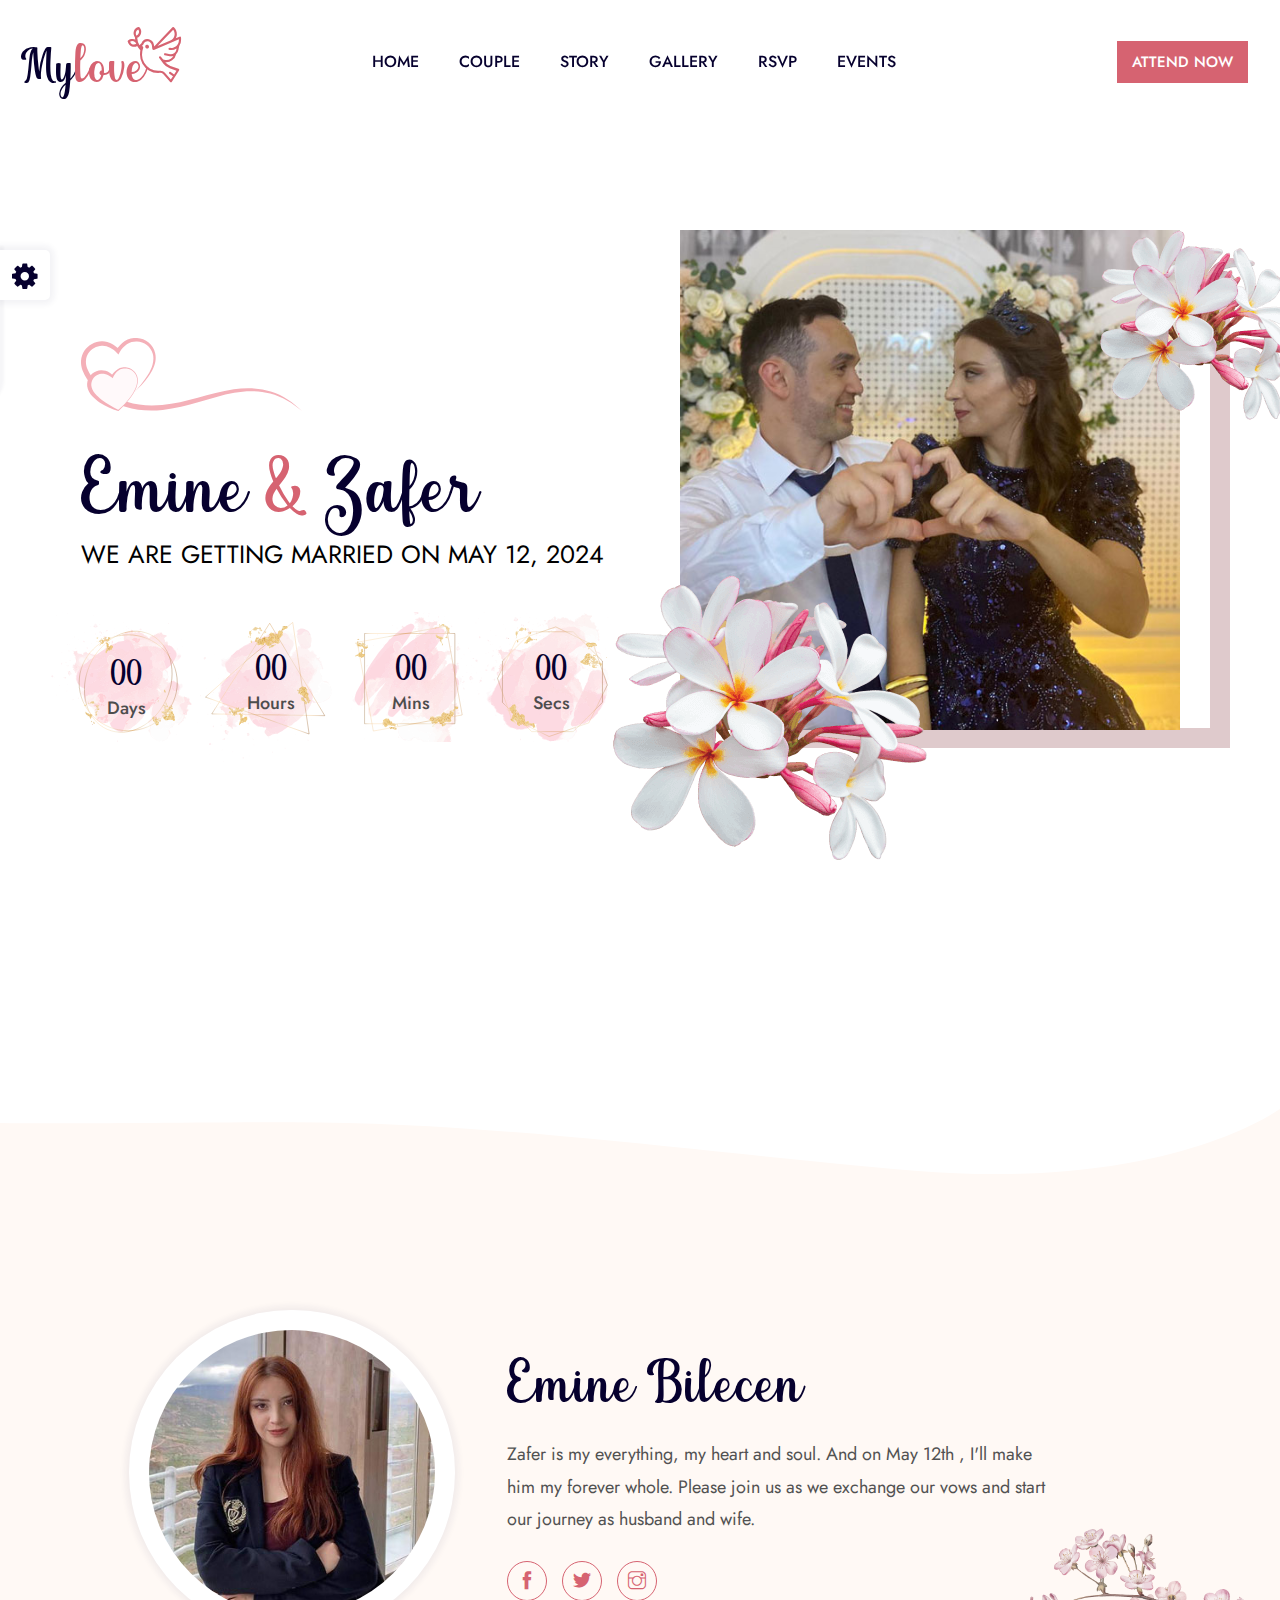
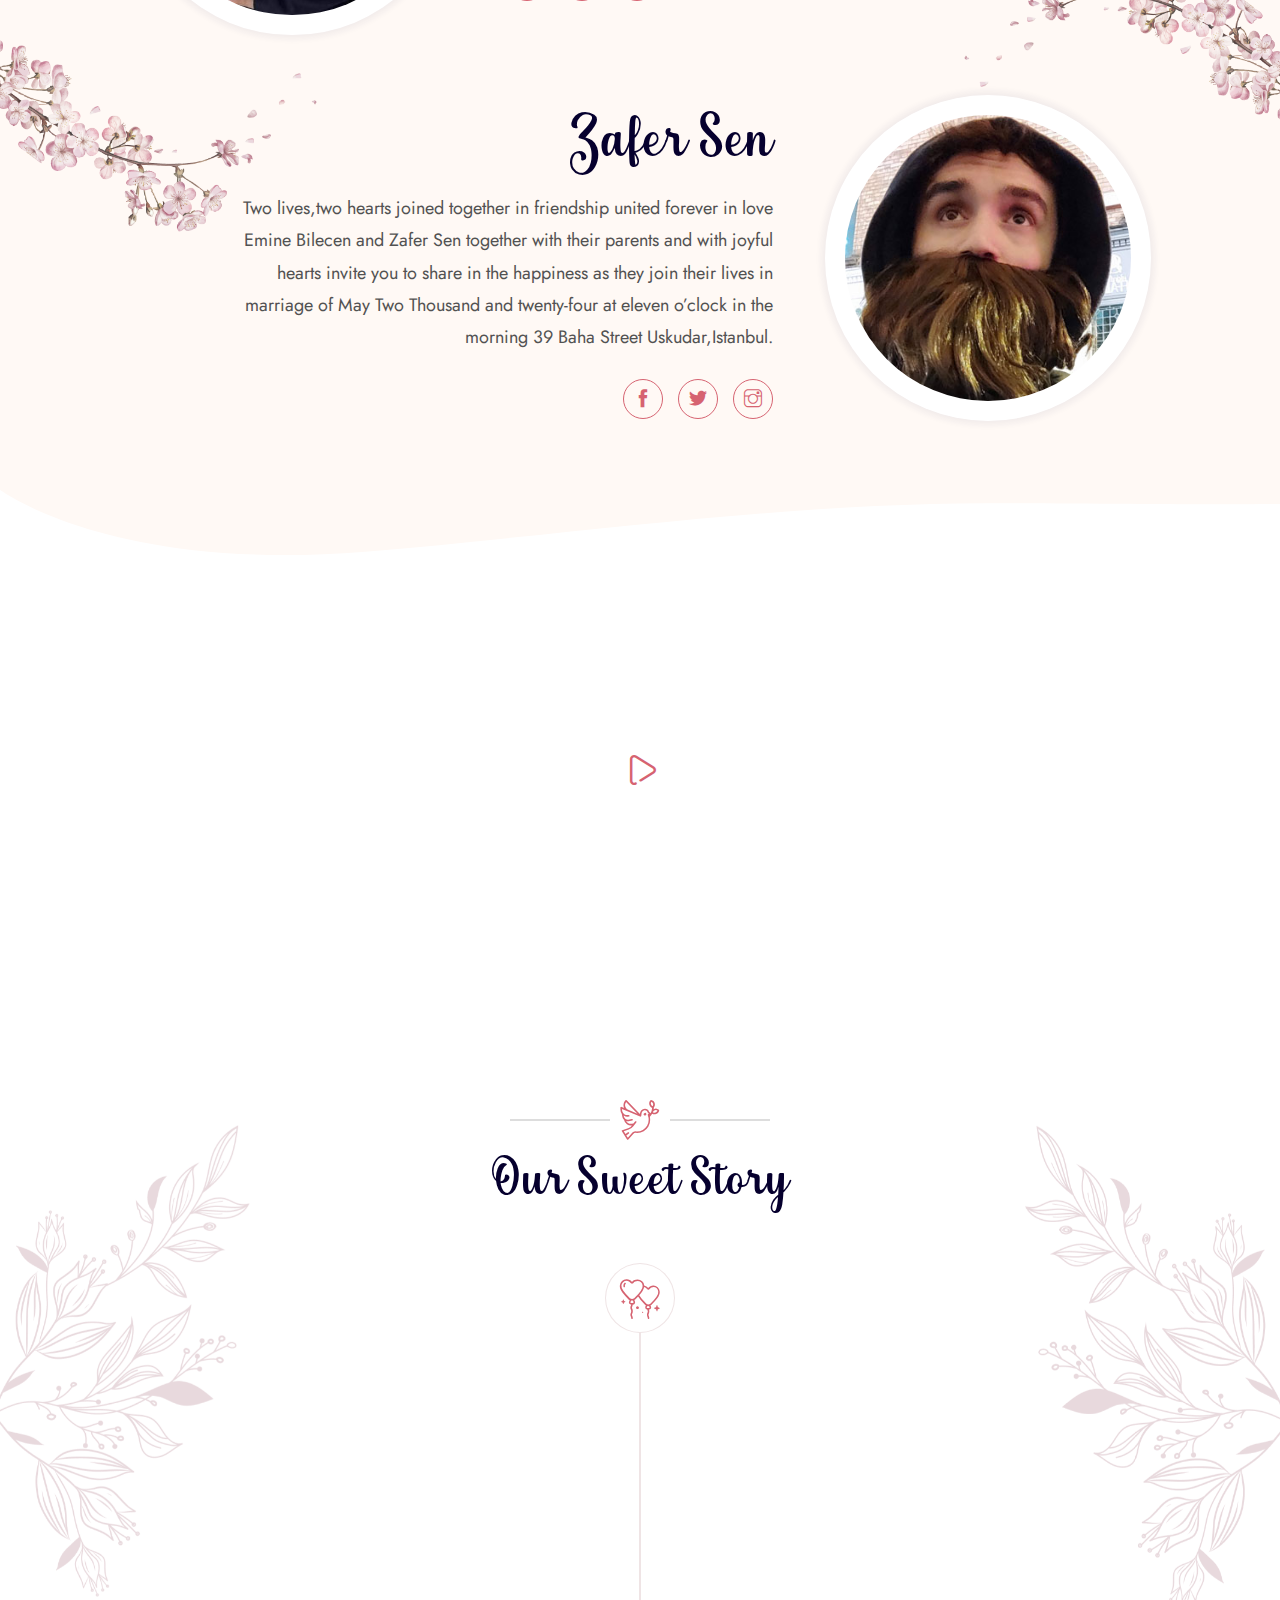
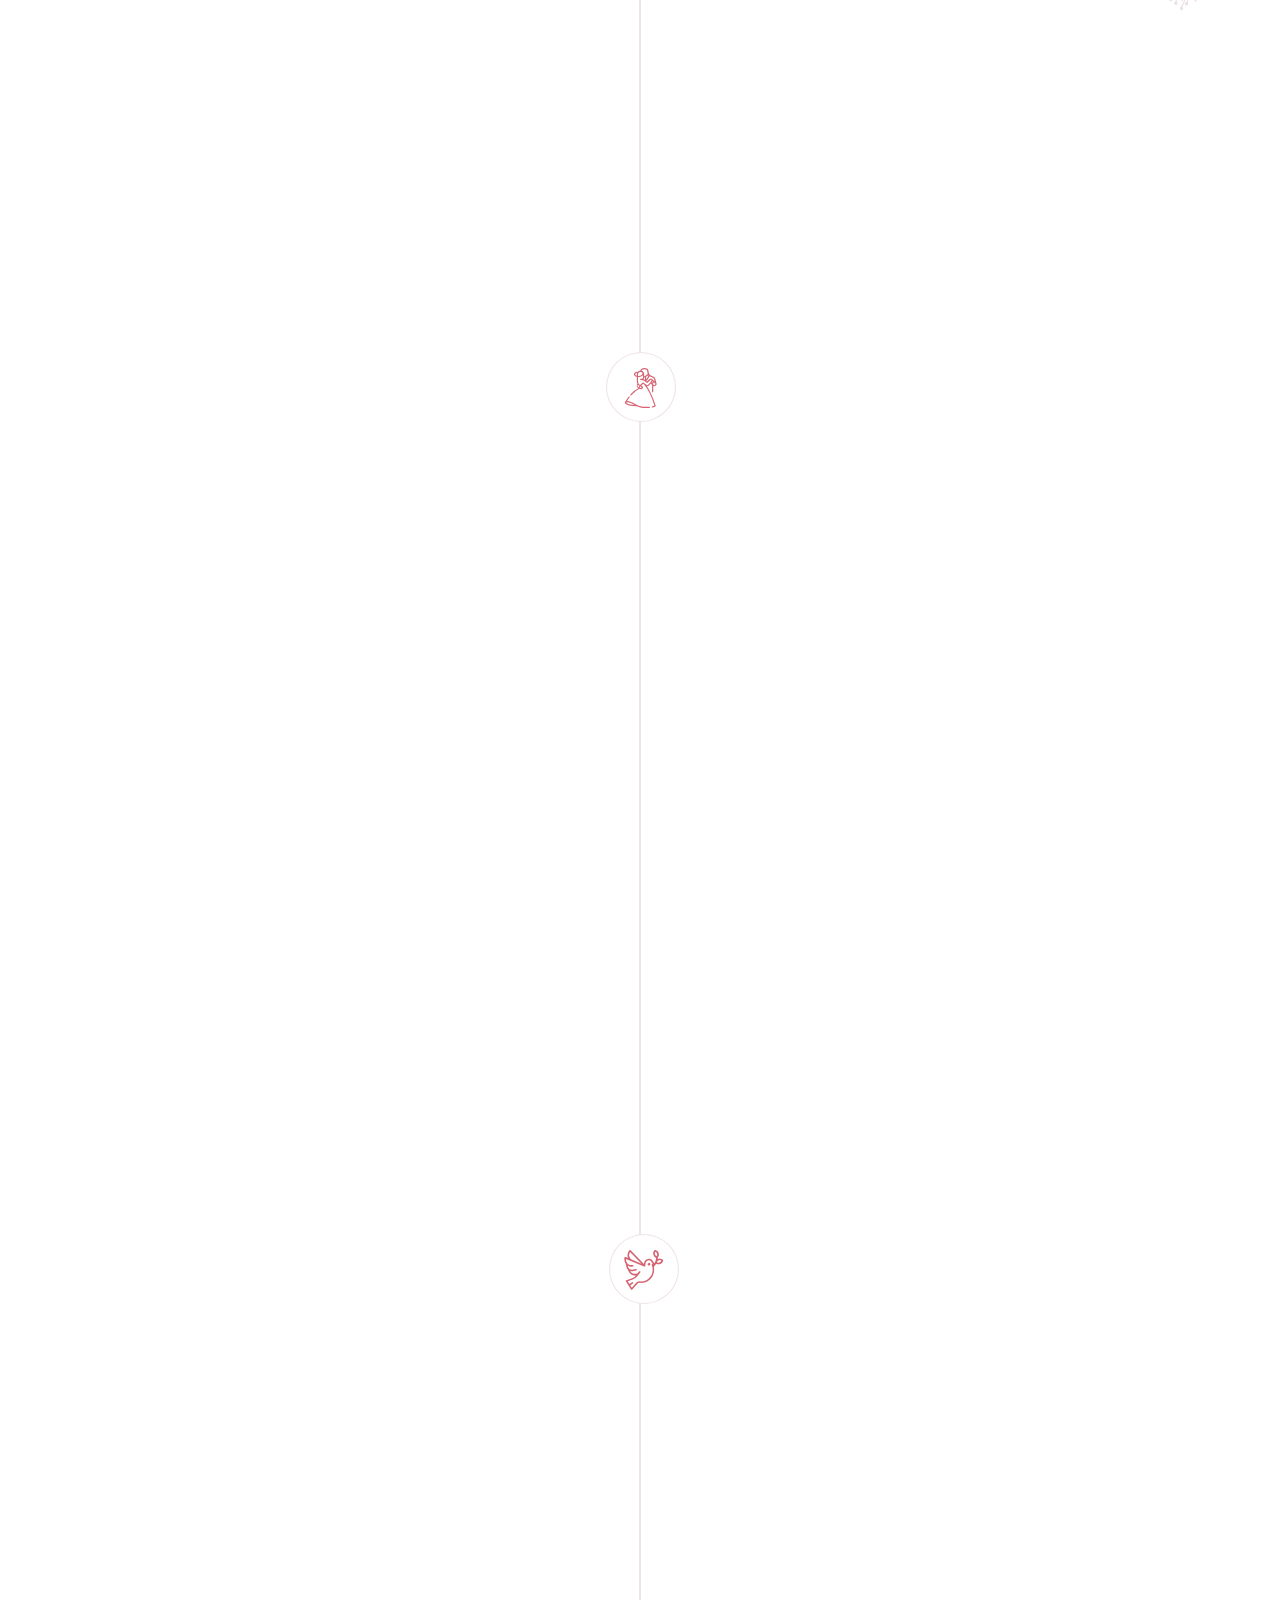
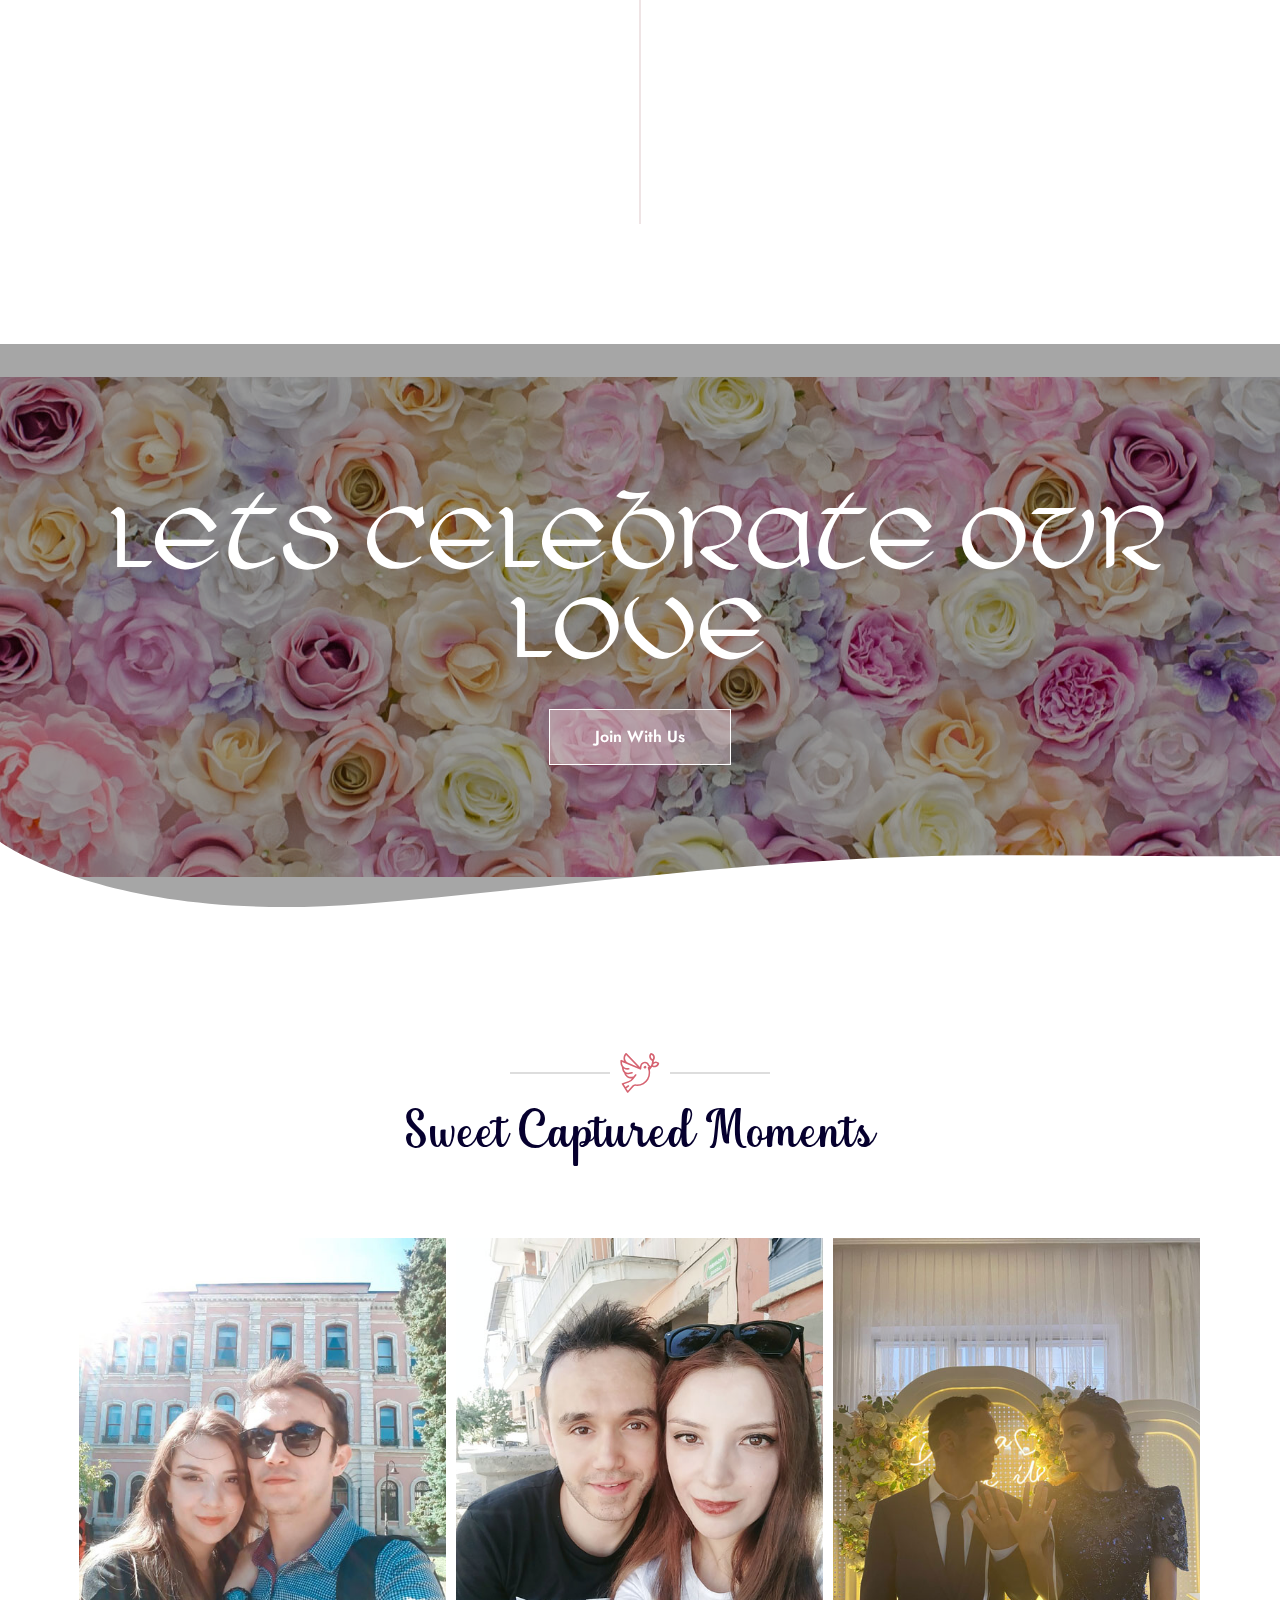
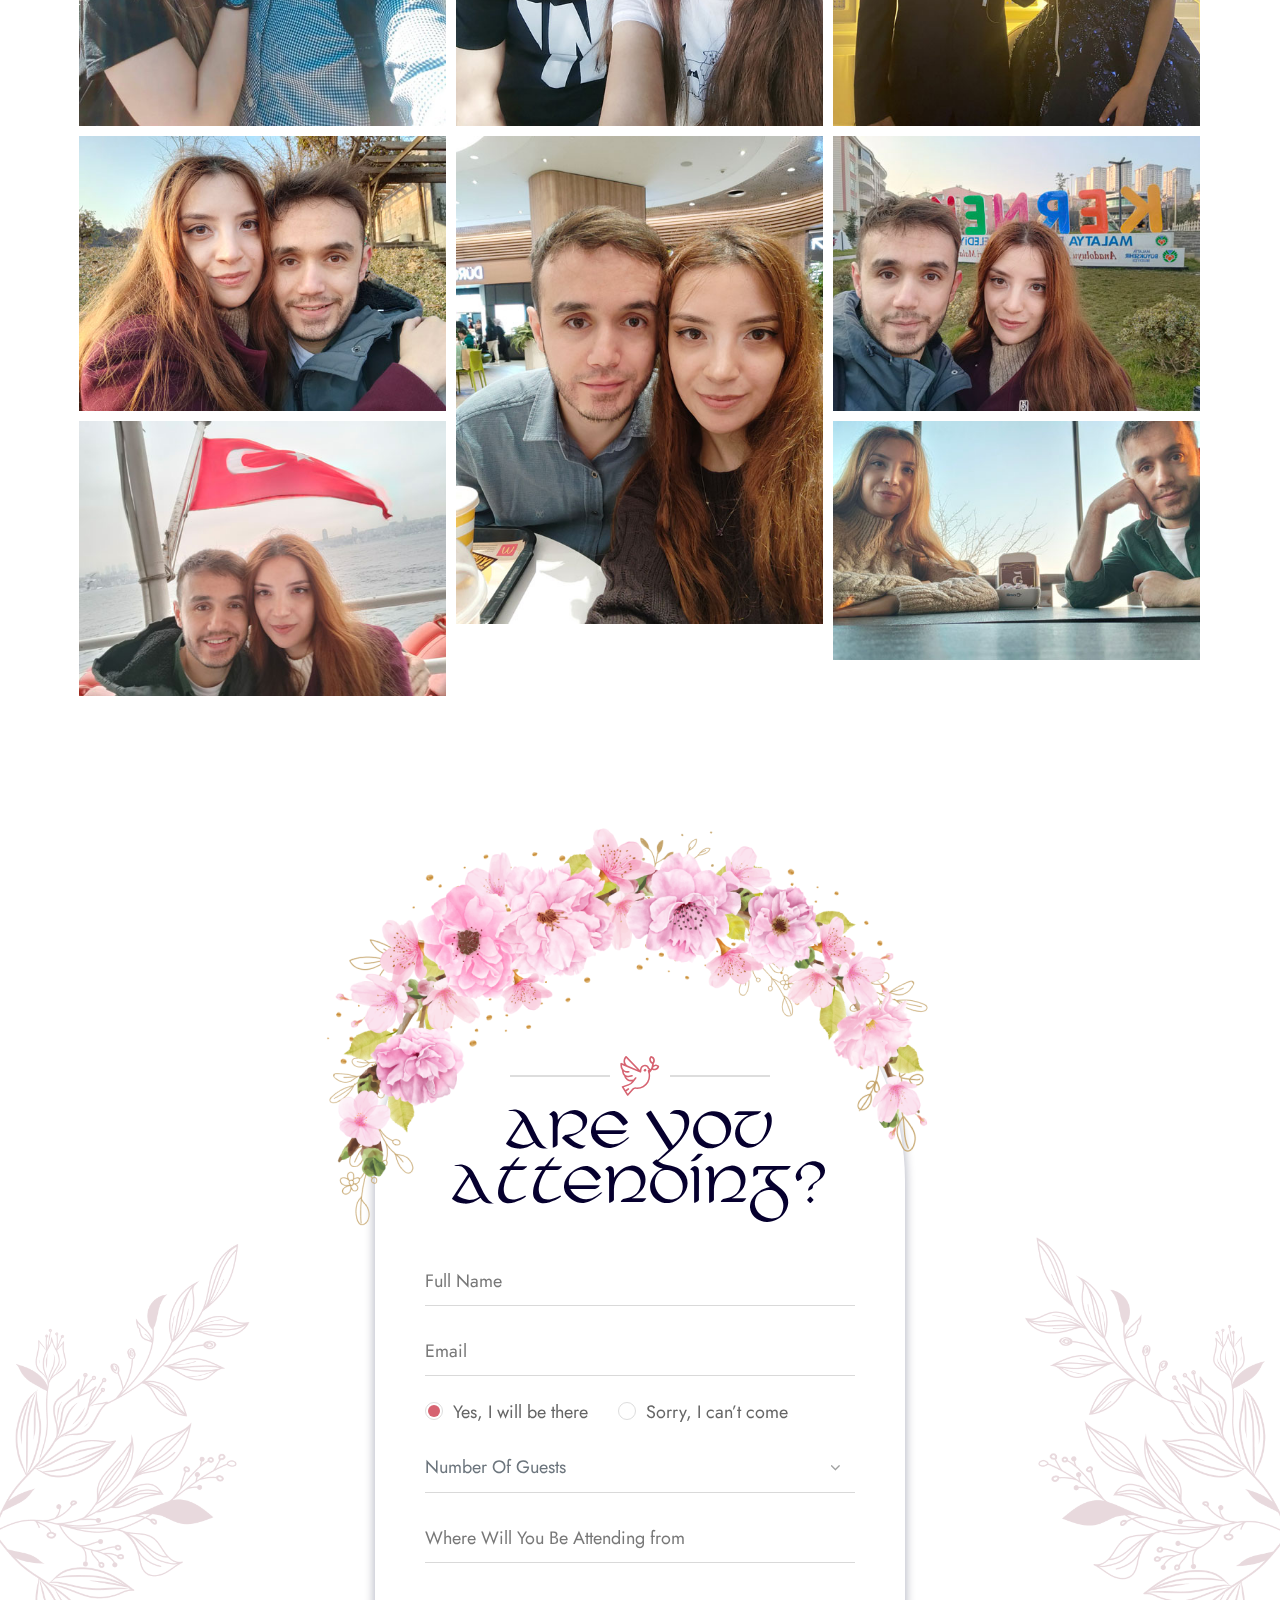
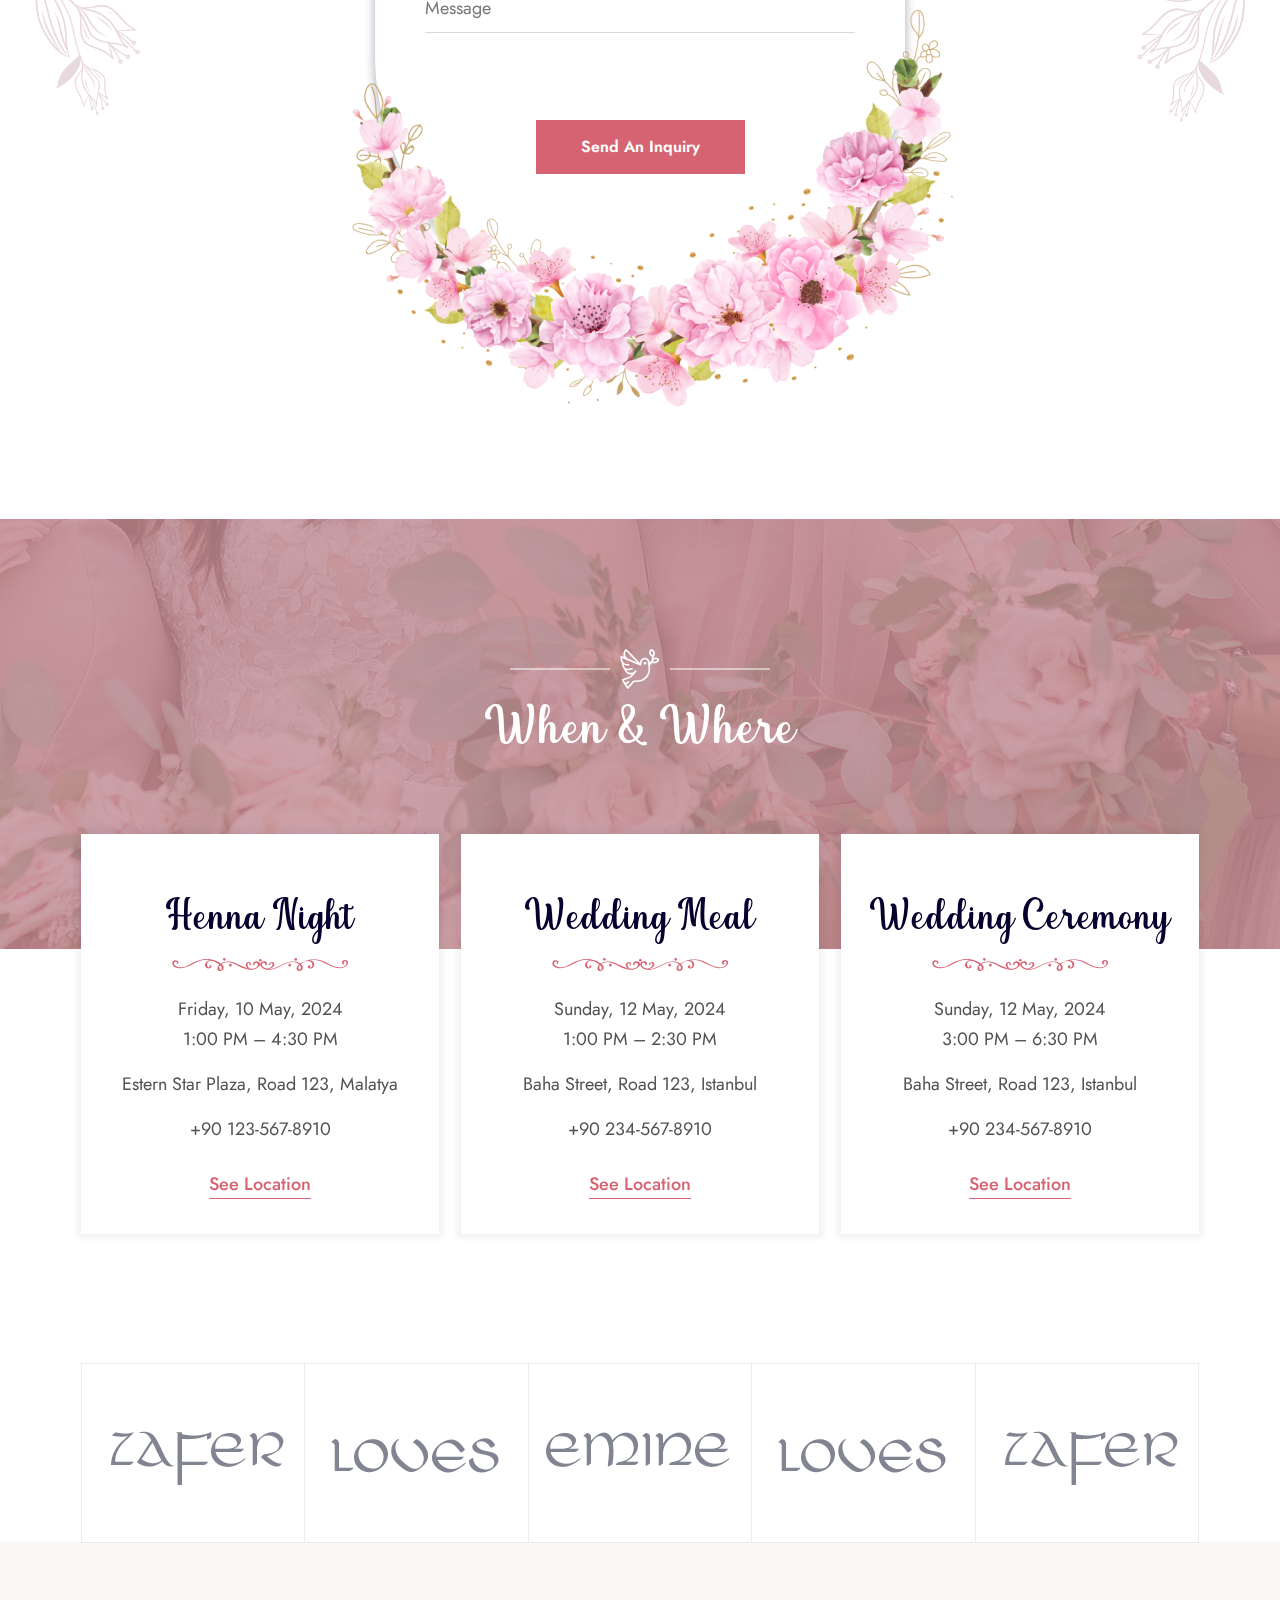
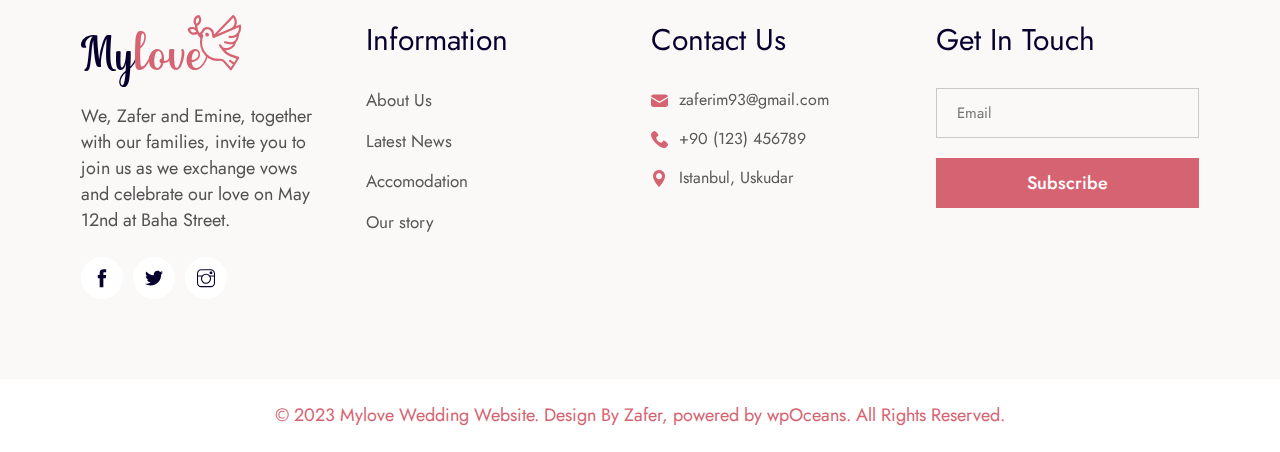
<file: publich_html/index.html>
<!DOCTYPE html>
<html lang="en">

<head>
    <meta charset="utf-8">
    <meta http-equiv="X-UA-Compatible" content="IE=edge">
    <meta name="viewport" content="width=device-width, initial-scale=1">
    <meta name="author" content="wpOceans">
    <link rel="shortcut icon" type="image/png" href="assets/images/favicon.png">
    <title> Mylove - Story of Zafer and Emine's Love</title>
    <link href="assets/css/themify-icons.css" rel="stylesheet">
    <link href="assets/css/font-awesome.min.css" rel="stylesheet">
    <link href="assets/css/flaticon.css" rel="stylesheet">
    <link href="assets/css/bootstrap.min.css" rel="stylesheet">
    <link href="assets/css/magnific-popup.css" rel="stylesheet">
    <link href="assets/css/animate.css" rel="stylesheet">
    <link href="assets/css/owl.carousel.css" rel="stylesheet">
    <link href="assets/css/owl.theme.css" rel="stylesheet">
    <link href="assets/css/slick.css" rel="stylesheet">
    <link href="assets/css/slick-theme.css" rel="stylesheet">
    <link href="assets/css/swiper.min.css" rel="stylesheet">
    <link href="assets/css/nice-select.css" rel="stylesheet">
    <link href="assets/css/owl.transitions.css" rel="stylesheet">
    <link href="assets/css/jquery.fancybox.css" rel="stylesheet">
    <link href="assets/css/odometer-theme-default.css" rel="stylesheet">
    <link href="assets/sass/style.css" rel="stylesheet">
	<link href="assets/css/additional.css" rel="stylesheet" type="text/css" media="all" />

</head>

<body>
	<!-- All JavaScript files
    ================================================== -->
    <script src="assets/js/jquery.min.js"></script>
    <script src="assets/js/bootstrap.bundle.min.js"></script>
    <!-- Plugins for this template -->
    <script src="assets/js/modernizr.custom.js"></script>
    <script src="assets/js/jquery.dlmenu.js"></script>
    <script src="assets/js/jquery-plugin-collection.js"></script>
    <!-- Moving Animation -->
    <script src="assets/js/moving-animation.js"></script>
	<script src="https://www.google.com/recaptcha/api.js" async defer></script>
	<!-- jQuery Localisation JavaScript -->
	<script src="assets/js/jquery.localisation.min.js"></script>
	   <!-- Custom script for this template -->
    <script src="assets/js/frwd_local.js"></script>
</body>

</html>
</file>
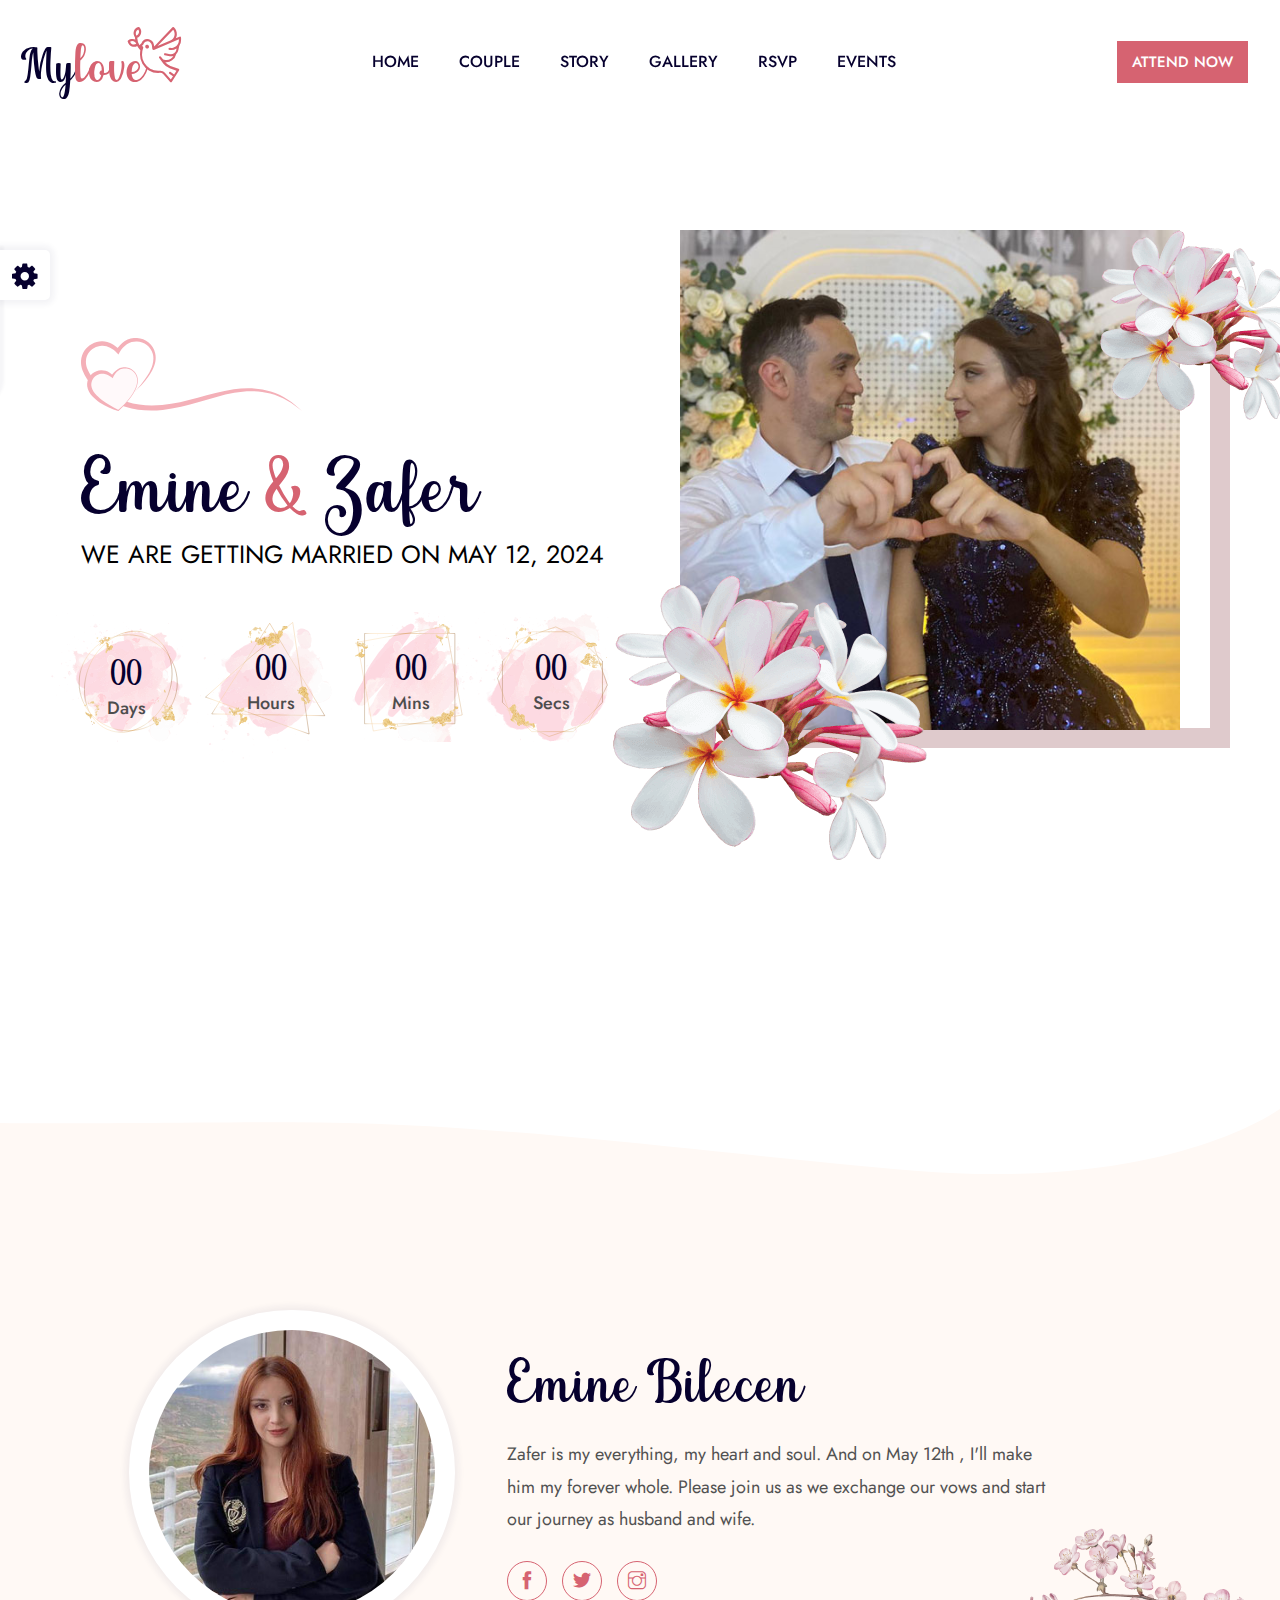
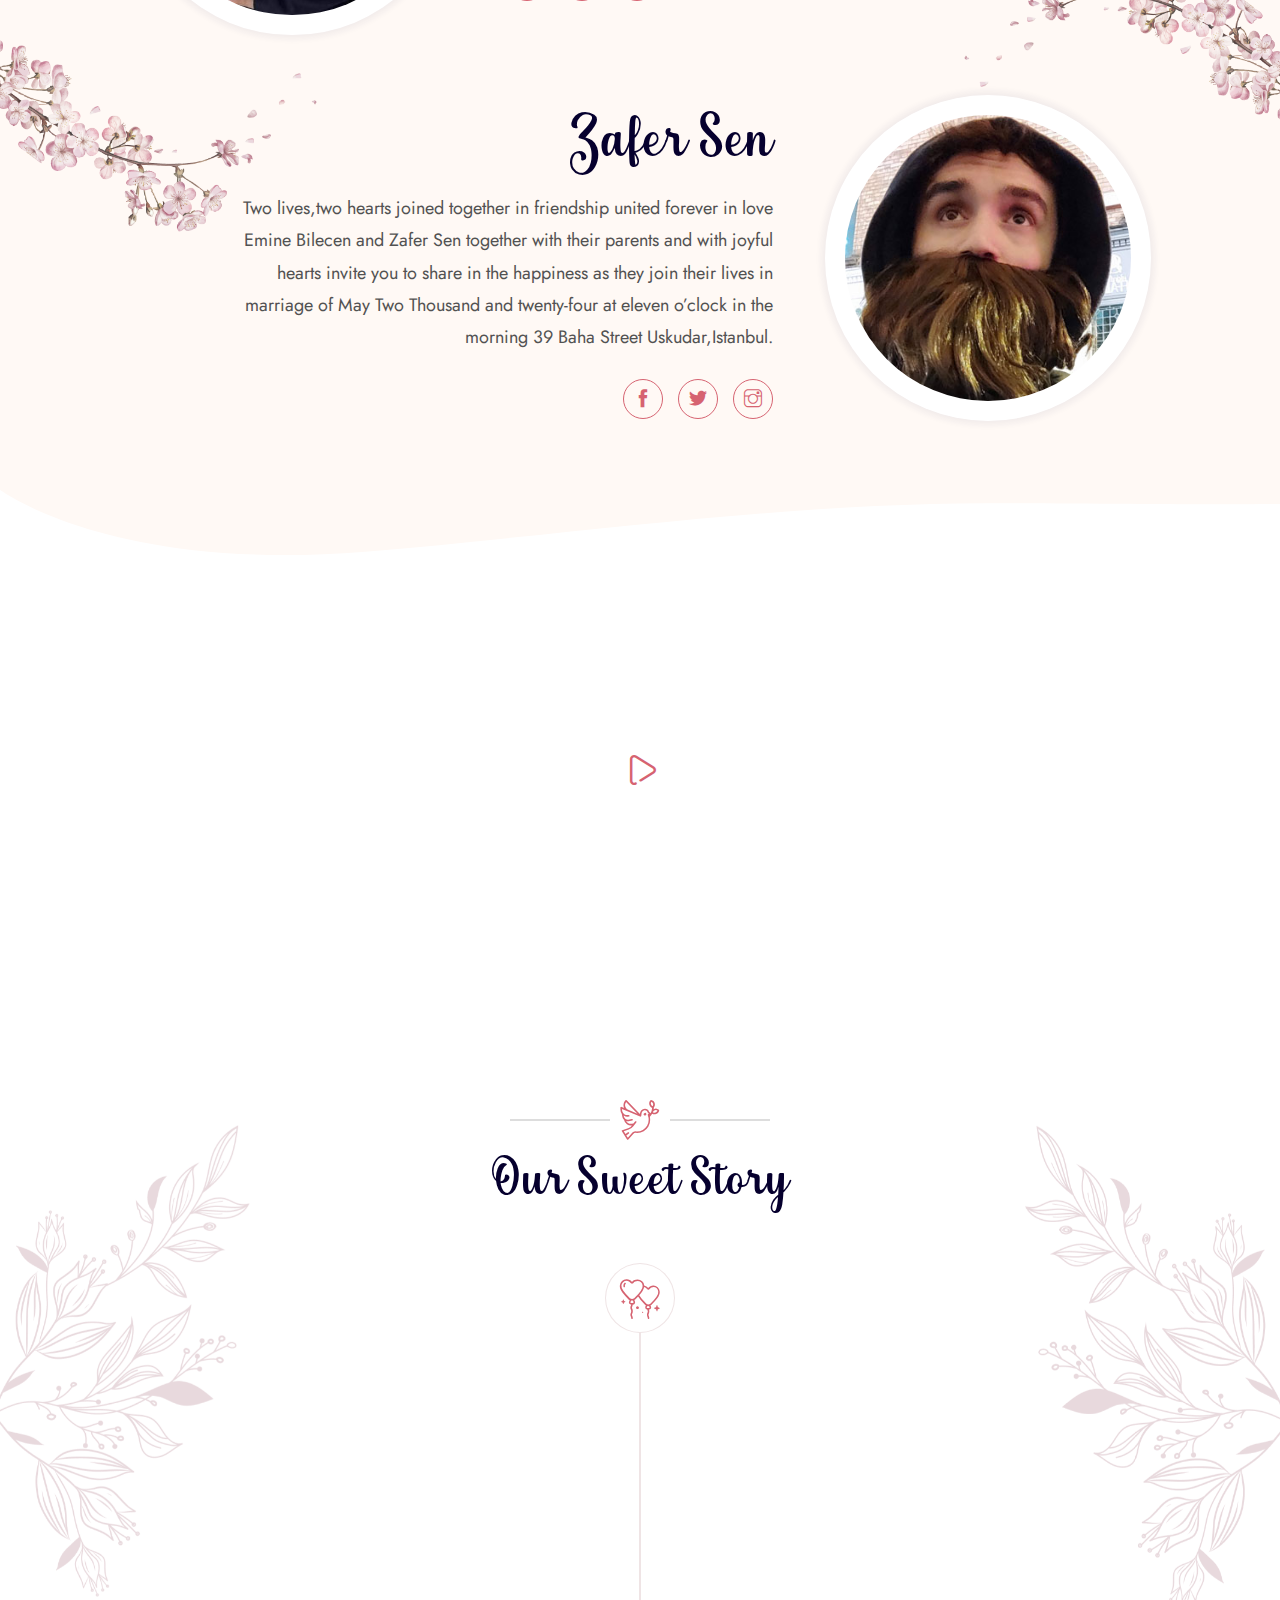
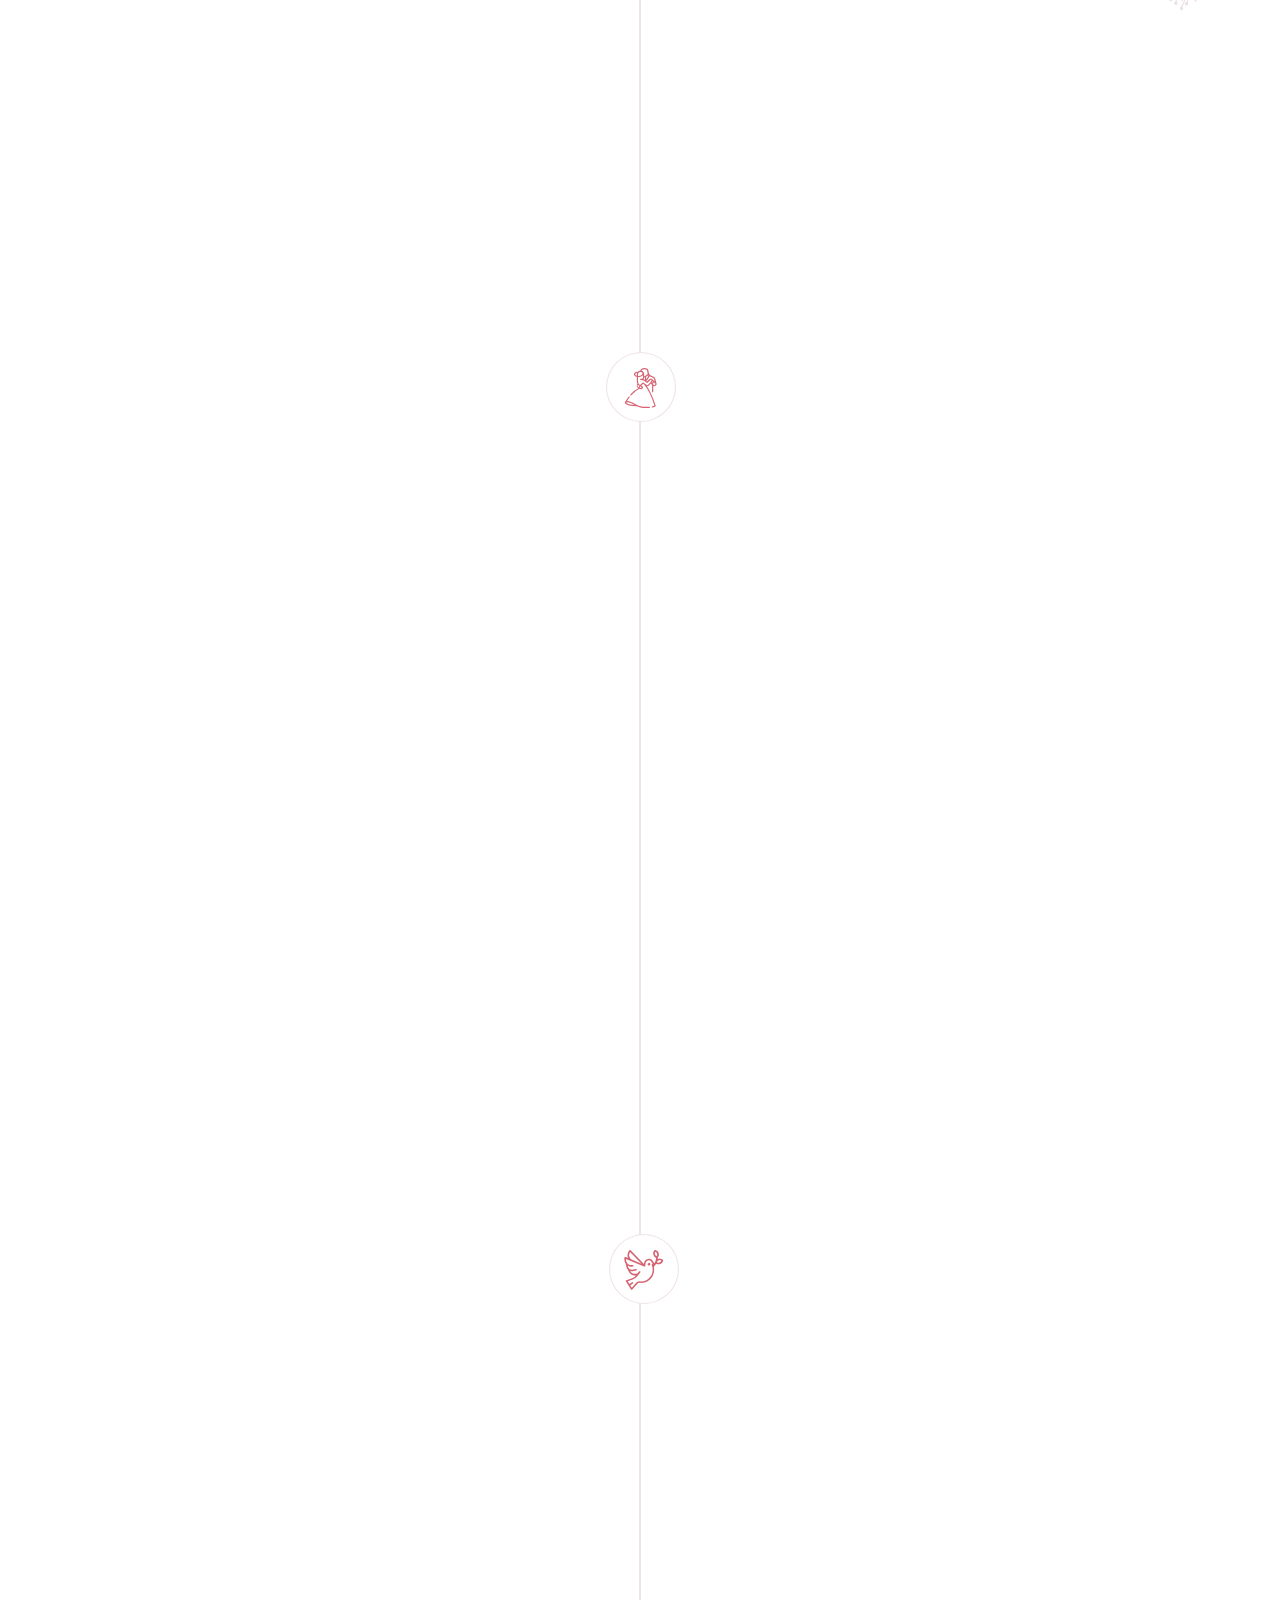
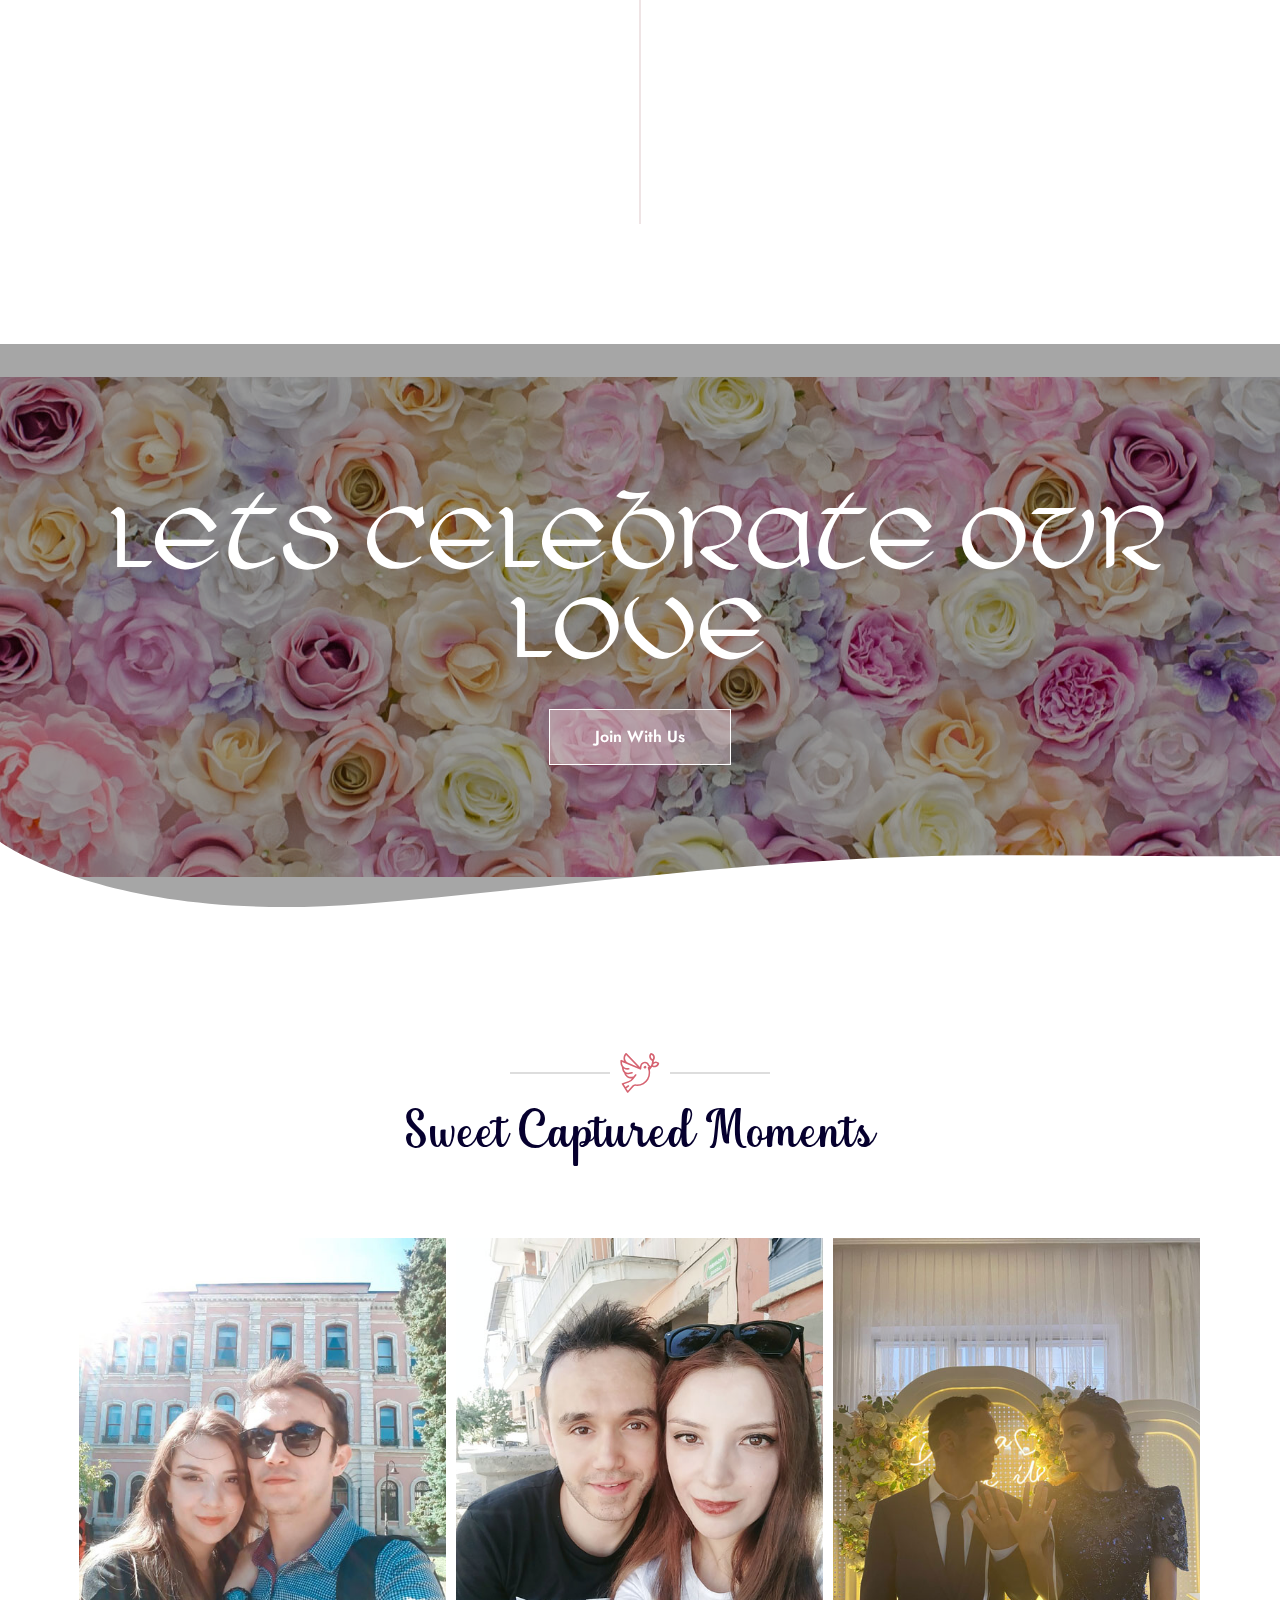
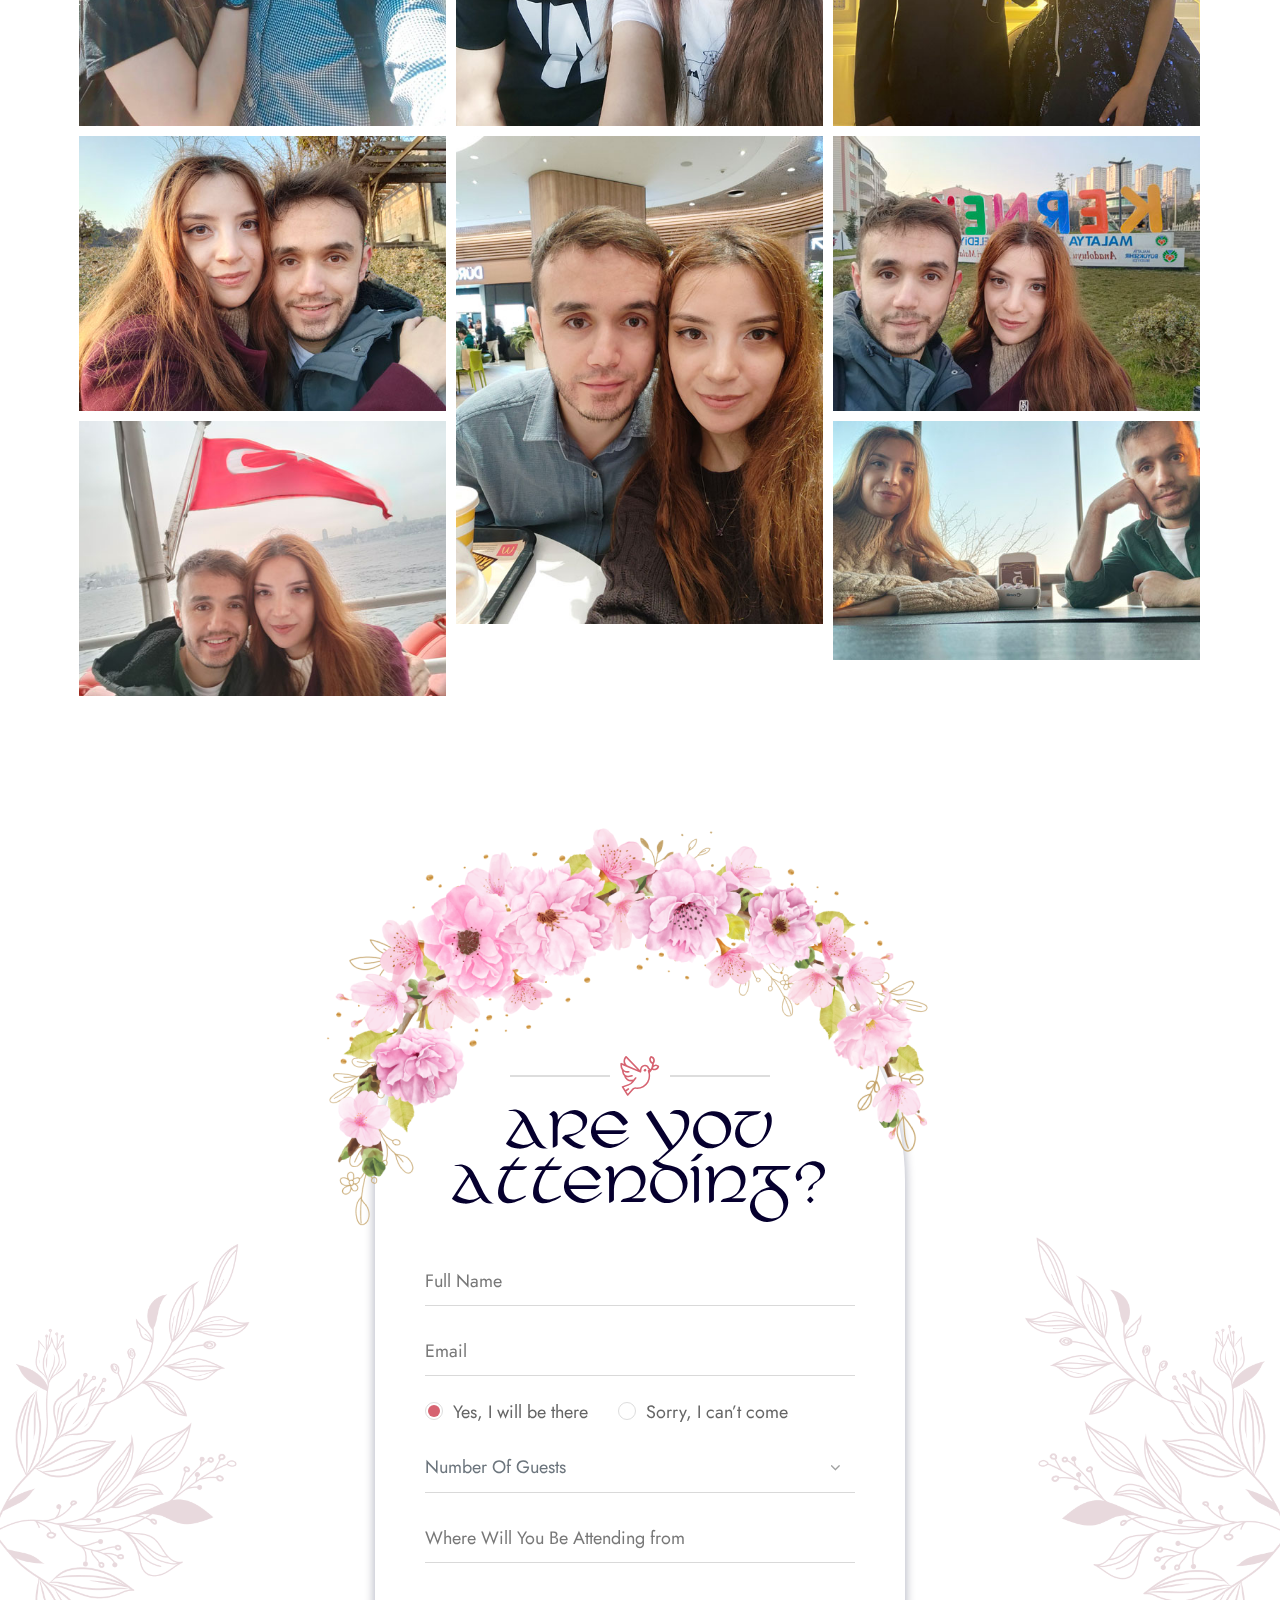
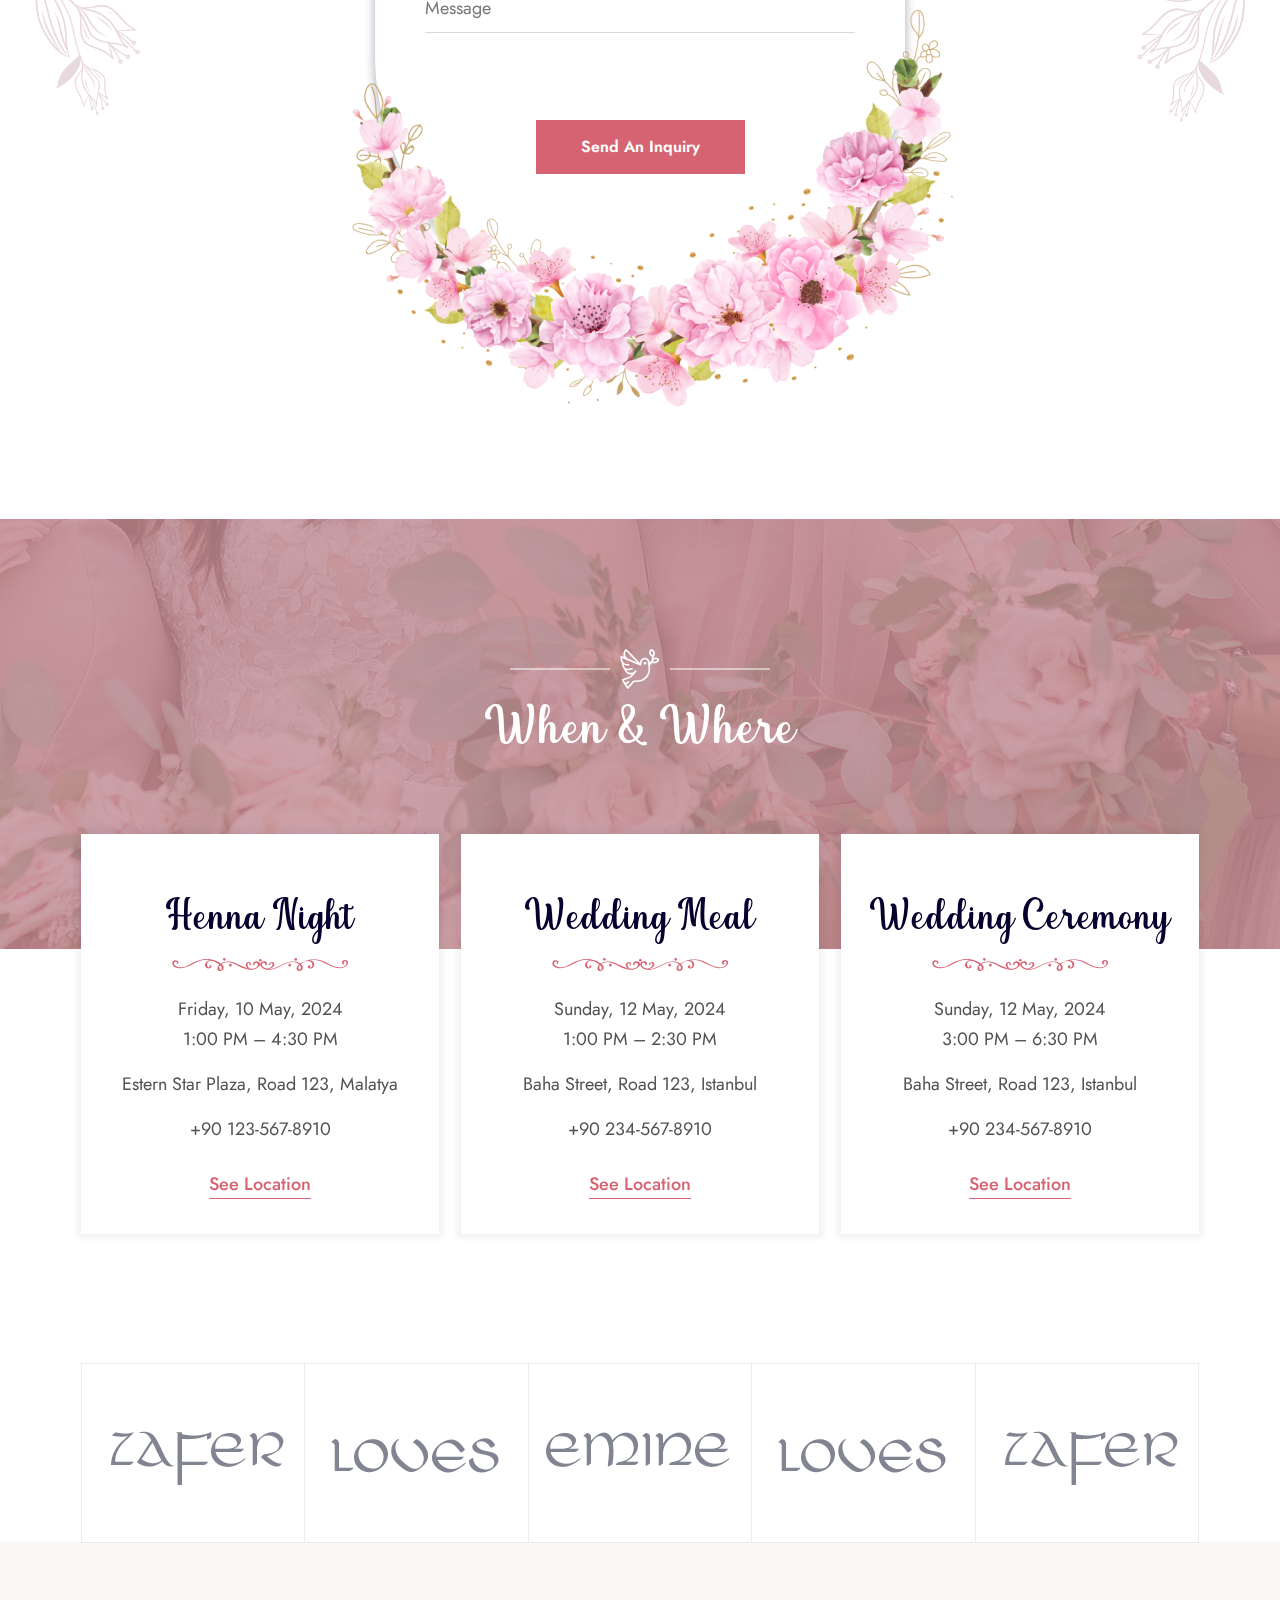
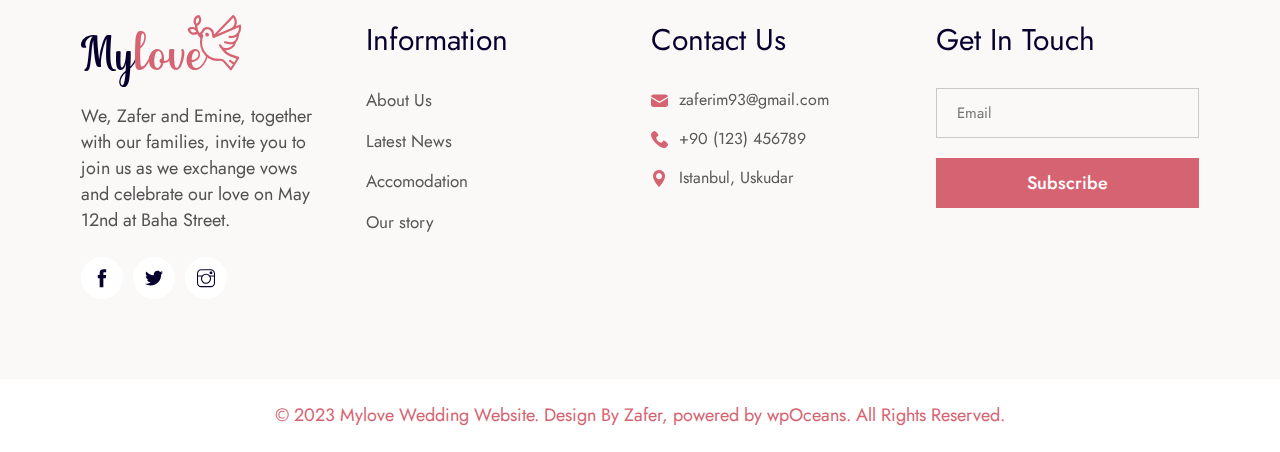
<file: publich_html/en-IE.html>
<!DOCTYPE html>
<html lang="en">

<head>
    <meta charset="utf-8">
    <meta http-equiv="X-UA-Compatible" content="IE=edge">
    <meta name="viewport" content="width=device-width, initial-scale=1">
    <meta name="author" content="wpOceans">
    <link rel="shortcut icon" type="image/png" href="assets/images/favicon.png">
    <title> Mylove - Story of Zafer and Emine's Love</title>
    <link href="assets/css/themify-icons.css" rel="stylesheet">
    <link href="assets/css/font-awesome.min.css" rel="stylesheet">
    <link href="assets/css/flaticon.css" rel="stylesheet">
    <link href="assets/css/bootstrap.min.css" rel="stylesheet">
    <link href="assets/css/magnific-popup.css" rel="stylesheet">
    <link href="assets/css/animate.css" rel="stylesheet">
    <link href="assets/css/owl.carousel.css" rel="stylesheet">
    <link href="assets/css/owl.theme.css" rel="stylesheet">
    <link href="assets/css/slick.css" rel="stylesheet">
    <link href="assets/css/slick-theme.css" rel="stylesheet">
    <link href="assets/css/swiper.min.css" rel="stylesheet">
    <link href="assets/css/nice-select.css" rel="stylesheet">
    <link href="assets/css/owl.transitions.css" rel="stylesheet">
    <link href="assets/css/jquery.fancybox.css" rel="stylesheet">
    <link href="assets/css/odometer-theme-default.css" rel="stylesheet">
    <link href="assets/sass/style.css" rel="stylesheet">
	<link href="assets/css/additional.css" rel="stylesheet" type="text/css" media="all" />

</head>

<body>

    <!-- start page-wrapper -->
    <div class="page-wrapper">
        <!-- start preloader -->
        <div class="preloader">
            <div class="vertical-centered-box">
                <div class="content">
                    <div class="loader-circle"></div>
                    <div class="loader-line-mask">
                        <div class="loader-line"></div>
                    </div>
                    <img src="assets/images/preloader.png" alt="">
                </div>
            </div>
        </div>
        <!-- end preloader -->
        <!-- Start header -->
        <header id="header">
            <div class="wpo-site-header wpo-site-header-s1">
                <nav class="navigation navbar navbar-expand-lg navbar-light">
                    <div class="container-fluid">
                        <div class="row align-items-center">
                            <div class="col-lg-3 col-md-3 col-3 d-lg-none dl-block">
                                <div class="mobail-menu">
                                    <button type="button" class="navbar-toggler open-btn">
                                        <span class="sr-only">Toggle navigation</span>
                                        <span class="icon-bar first-angle"></span>
                                        <span class="icon-bar middle-angle"></span>
                                        <span class="icon-bar last-angle"></span>
                                    </button>
                                </div>
                            </div>
                            <div class="col-lg-2 col-md-6 col-6">
                                <div class="navbar-header">
                                    <a class="navbar-brand logo" href="index.html"><small>My</small>love<span><i
                                                class="fi flaticon-dove"></i></span></a>
                                </div>
                            </div>
                            <div class="col-lg-8 col-md-1 col-1">
                                <div id="navbar" class="collapse navbar-collapse navigation-holder">
                                    <button class="menu-close"><i class="ti-close"></i></button>
                                    <ul class="nav navbar-nav mb-2 mb-lg-0">
                                        <li class="menu-item-has-children">
                                            <a href="index.html">Home</a>                                           
                                        </li>
                                        <li>
                                            <a href="#couple">Couple</a>
                                        </li>
                                        <li>
                                            <a href="#story">Story</a>
                                        </li>
                                        <li>
                                            <a href="#gallery">Gallery</a>
                                        </li>
                                        <li>
                                            <a href="#RSVP">RSVP</a>
                                        </li>
                                        <li>
                                            <a href="#event">Events</a>
                                        </li>                                      
                                    </ul>

                                </div><!-- end of nav-collapse -->
                            </div>
                            <div class="col-lg-2 col-md-2 col-2">
                                <div class="header-right">
                                    <a class="theme-btn" href="#RSVP"><span class="text">Attend Now</span> <span class="mobile">
                                        <i class="fi flaticon-user"></i>
                                    </span></a>
                                </div>
                            </div>
                        </div>
                    </div><!-- end of container -->
                </nav>
            </div>
        </header>
        <!-- end of header -->
        <!-- start of hero -->
        <section class="static-hero">
            <div class="hero-container">
                <div class="hero-inner">
                    <div class="container-fluid">
                        <div class="row align-items-center">
                            <div class="col-xl-8 col-lg-6 col-12">
                                <div class="wpo-static-hero-inner">
                                    <div class="shape-1"><img src="assets/images/slider/shape.svg" alt=""></div>
                                    <div data-swiper-parallax="300" class="slide-title">
                                        <h2>Emine <span>&</span> Zafer</h2>
                                    </div>
                                    <div data-swiper-parallax="400" class="slide-text">
                                        <p>We Are Getting Married on May 12, 2024</p>
                                    </div>
                                    <div class="wpo-wedding-date">
                                        <div class="clock-grids">
                                            <div id="clock"></div>
                                        </div>
                                    </div>
                                    <div class="clearfix"></div>
                                </div>
                            </div>
                        </div>						
                    </div>
                </div>
            </div>
            <div class="static-hero-right">
                <div class="static-hero-img">
                    <div class="static-hero-img-inner">
                        <img src="assets/images/slider/IMG-20230907-WA0068.jpg" alt="">
                    </div>
                    <div class="static-hero-shape-1 floating-item"><img src="assets/images/slider/flower1.png" alt=""></div>
                    <div class="static-hero-shape-2 floating-item"><img src="assets/images/slider/flower2.png" alt=""></div>
                </div>
            </div>

			 

        </section>
		<div class="curved-decoration ">


              <svg width="100%" height="100%" class="bg-secondary-svg" version="1.1" xmlns="http://www.w3.org/2000/svg" xmlns:xlink="http://www.w3.org/1999/xlink" x="0px" y="0px"
    viewBox="0 0 2560 168.6227" enable-background="new 0 0 2560 168.6227" xml:space="preserve">
<g>
</g>
<g>
   <path d="M2560,0c0,0-219.6543,165.951-730.788,124.0771c-383.3156-31.4028-827.2138-96.9514-1244.7139-96.9514
      c-212.5106,0-439,3.5-584.4982,1.5844l0,139.9126h2560V0z"/>
</g>
</svg>
            </div>
        <!-- end of hero slider -->
        <!-- start couple-section -->
        <section class="bg-secondary couple-section section-padding" id="couple">
		
            <div class="container">
                <div class="row align-items-center justify-content-center">
                    <div class="col col-lg-11">
                        <div class="couple-area clearfix">
                            <div class="couple-item bride">
                                <div class="row align-items-center">
                                    <div class="col-lg-4">
                                        <div class="couple-img">
                                            <img src="assets/images/couple/4.jpg" alt="">
                                        </div>
                                    </div>
                                    <div class="col-lg-7">
                                        <div class="couple-text">
                                            <h3>Emine Bilecen</h3>
                                            <p >Zafer is my everything, my heart and soul. And on May 12th , I'll make him my forever whole. Please join us as we exchange our vows and start our journey as husband and wife.</p>
                                            <div class="social">
                                                <ul>
                                                    <li><a href="https://www.facebook.com/zafersn93" target="_blank" rel="noopener noreferrer"><i class="ti-facebook"></i></a></li>
                                                    <li><a href="https://twitter.com/zafersn93" target="_blank" rel="noopener noreferrer"><i class="ti-twitter-alt"></i></a></li>
                                                    <li><a href="https://www.instagram.com/zafersn93/" target="_blank" rel="noopener noreferrer"><i class="ti-instagram"></i></a></li>
                                                </ul>
                                            </div>
                                        </div>
                                    </div>
                                </div>
                            </div>
                            <div class="couple-item groom">
                                <div class="row align-items-center">
                                    <div class="col-lg-7 order-lg-1 order-2">
                                        <div class="couple-text">
                                            <h3>Zafer Sen</h3>
                                            <p>Two lives,two hearts joined together in friendship united forever in love Emine Bilecen and Zafer Sen together with their parents and with joyful hearts invite you to share in the happiness as they join their lives in marriage of May Two Thousand and twenty-four at eleven o’clock in the morning 39 Baha Street Uskudar,Istanbul.</p>
                                            <div class="social">
                                                <ul>
                                                    <li><a href="https://www.facebook.com/zafersn93" target="_blank" rel="noopener noreferrer"><i class="ti-facebook"></i></a></li>
                                                    <li><a href="https://twitter.com/zafersn93" target="_blank" rel="noopener noreferrer"><i class="ti-twitter-alt"></i></a></li>
                                                    <li><a href="https://www.instagram.com/zafersn93/" target="_blank" rel="noopener noreferrer"><i class="ti-instagram"></i></a></li>
                                                </ul>
                                            </div>
                                        </div>
                                    </div>
                                    <div class="col-lg-4 order-lg-2 order-1">
                                        <div class="couple-img">
                                            <img src="assets/images/couple/IMG_20211014_2152424.jpg" alt="">
                                        </div>
                                    </div>
                                </div>
                            </div>
                        </div>
                    </div>
                </div>
            </div> <!-- end container -->
			
            <div class="shape-1">
                <img src="assets/images/couple/shape-1.png" alt="">
            </div>
            <div class="shape-2">
                <img src="assets/images/couple/shape-2.png" alt="">
            </div>
			 <div class="curved-decoration" style="margin-bottom: -3.375rem">
<svg  width="100%" height="100%"  version="1.1" xmlns="http://www.w3.org/2000/svg" xmlns:xlink="http://www.w3.org/1999/xlink" x="0px" y="0px"
    viewBox="0 0 2560 168.6227" enable-background="new 0 0 2560 168.6227" xml:space="preserve">
<g>
</g>
<g>
   <path d="M0,0c0,0,219.6543,165.951,730.788,124.0771c383.3156-31.4028,827.2139-96.9514,1244.7139-96.9514
      c212.5106,0,438.9999,3.5,584.4982,1.5844v139.9126H0V0z"/>
</g>
</svg>
            </div>
        </section>

        <!-- end couple-section -->
        <!-- start wpo-video-section -->
        <section class="wpo-video-section">
            <h2 class="hidden">some</h2>
            <a href="https://youtu.be/8jPL_5BoKuA" class="video-btn" data-type="iframe"><i
                    class="fi flaticon-play"></i></a>
        </section>
        <!-- end wpo-video-section-->
        <!-- start story-section -->
        <section class="story-section section-padding" id="story">
            <div class="container">
                <div class="row">
                    <div class="wpo-section-title">
                        <div class="section-title-icon">
                            <i class="fi flaticon-dove"></i>
                        </div>
                        <h2>Our Sweet Story</h2>
                    </div>
                </div>
                <div class="row">
                    <div class="col col-xs-12">
                        <div class="story-timeline">
                            <div class="row">
                                <div class="col offset-lg-6 col-lg-6 col-12 text-holder">
                                    <span class="heart">
                                        <i class="fi flaticon-balloon"></i>
                                    </span>
                                </div>
                            </div>
                            <div class="story-timeline-item s1">
                                <div class="row align-items-center">
                                    <div class="col col-lg-6 col-12">
                                        <div class="img-holder right-align-text wow fadeInLeftSlow" data-wow-duration="1500ms">
                                            <img src="assets/images/story/4.jpg" alt class="img img-responsive">
                                        </div>
                                    </div>
                                    <div class="col col-lg-6 col-12">
                                        <div class="story-text left-align-text wow fadeInRightSlow" data-wow-duration="2000ms">
                                            <h3>First Time We Meet</h3>
                                            <span class="date">10 May 2017</span>
                                            <div class="line-shape">
                                                <div class="outer-ball">
                                                    <div class="inner-ball"></div>
                                                </div>
                                             </div>
                                            <p>Even I can't still show the city we met on the map, All coincidences paved the way to meet us. When I saw her first time, I was in the robotic challenge</p>
                                        </div>
                                    </div>
                                </div>
                            </div>
                            <div class="story-timeline-item">
                                <div class="row align-items-center">
                                    <div class="col col-lg-6 col-12 order-lg-1 order-2 text-holder left-text">
                                        <div class="story-text right-align-text wow fadeInLeftSlow" data-wow-duration="2000ms">
                                            <h3>Our First Date</h3>
                                            <span class="date">08 August 2017</span>
                                            <div class="line-shape s2">
                                                <div class="outer-ball">
                                                    <div class="inner-ball"></div>
                                                </div>
                                             </div>
                                            <p>Meaning of friend was not enough to explain what we felt. Even though it was a short time, that was the time to go further. Now we think that decision was the best in our life...</p>
                                        </div>
                                    </div>
                                    <div class="col col-lg-6 col-12 order-lg-2 order-1">
                                        <div class="img-holder left-align-text">
                                            <img src="assets/images/story/5.jpg" alt class="img img-responsive wow fadeInRightSlow" data-wow-duration="1500ms">
                                            <span class="heart">
                                                <i class="fi flaticon-dance"></i>
                                            </span>
                                        </div>
                                    </div>
                                </div>
                            </div>
							<div class="story-timeline-item">
                                <div class="row align-items-center">
                                    <div class="col col-lg-6 col-12">
                                        <div class="img-holder right-align-text left-site right-heart">
                                            <img src="assets/images/story/7.jpg" alt class="img img-responsive wow fadeInLeftSlow" data-wow-duration="1500ms">
                                            <span class="heart">
                                                <i class="fi flaticon-dove"></i>
                                            </span>
                                        </div>
                                    </div>
                                    <div class="col col-lg-6 col-12">
                                        <div class="story-text left-align-text wow fadeInRightSlow" data-wow-duration="2000ms">
                                            <h3>We Engaged!</h3>
                                            <span class="date">20 August 2023</span>
                                            <div class="line-shape">
                                                <div class="outer-ball">
                                                    <div class="inner-ball"></div>
                                                </div>
                                             </div>
                                            <p>Easy to write and say, we have been together for five years, Only one thing is missing in our life, that is to breathe together</p>
                                        </div>
                                    </div>
                                </div>
                            </div>
                            <!-- <div class="story-timeline-item"> -->
                                <!-- <div class="row align-items-center"> -->
                                    <!-- <div class="col col-lg-6 col-12"> -->
                                        <!-- <div class="img-holder right-align-text left-site right-heart"> -->
                                            <!-- <img src="assets/images/story/6.jpg" alt class="img img-responsive wow fadeInLeftSlow" data-wow-duration="1500ms"> -->
                                            <!-- <span class="heart"> -->
                                                <!-- <i class="fi flaticon-dove"></i> -->
                                            <!-- </span> -->
                                        <!-- </div> -->
                                    <!-- </div> -->
                                    <!-- <div class="col col-lg-6 col-12"> -->
                                        <!-- <div class="story-text left-align-text wow fadeInRightSlow" data-wow-duration="2000ms"> -->
                                            <!-- <h3>She Said Yes!</h3> -->
                                            <!-- <span class="date">17 December 2023</span> -->
                                            <!-- <div class="line-shape"> -->
                                                <!-- <div class="outer-ball"> -->
                                                    <!-- <div class="inner-ball"></div> -->
                                                <!-- </div> -->
                                             <!-- </div> -->
                                            <!-- <p>I will do it asap :) </p> -->
                                        <!-- </div> -->
                                    <!-- </div> -->
                                <!-- </div> -->
                            <!-- </div> -->
                        </div>
                    </div>
                </div> <!-- end row -->
            </div> <!-- end container -->
            <div class="shape-1">
                <div class="sticky-shape">
                    <img src="assets/images/rsvp/shape1.png" alt="">
                </div>  
            </div>
            <div class="shape-2">
                <div class="sticky-shape">
                    <img src="assets/images/rsvp/shape2.png" alt="">
                </div>
            </div>
			
        </section>
        <!-- end story-section -->

        <!-- start wpo-cta-section -->
        <section class="bg-white">
		
        <div class="wpo-cta-section">
		
            <div class="conatiner-fluid">
                <div class="wpo-cta-item">
                    <h2 style="font-family: ring-of-kerry;">Lets Celebrate Our Love</h2>
                    <a class="theme-btn-s2" href="#RSVP">Join With Us</a>
                </div>
            </div>
        </div>
		<div class="curved-decoration " style="margin-top: -6%;">
               <svg width="100%" height="100%" class="bg-white-svg" version="1.1" xmlns="http://www.w3.org/2000/svg" xmlns:xlink="http://www.w3.org/1999/xlink" x="0px" y="0px"
    viewBox="0 0 2560 168.6227" enable-background="new 0 0 2560 168.6227" xml:space="preserve">
<g>
</g>
<g>

   <path d="M0,0c0,0,219.6543,165.951,730.788,124.0771c383.3156-31.4028,827.2139-96.9514,1244.7139-96.9514
      c212.5106,0,438.9999,3.5,584.4982,1.5844v139.9126H0V0z"/>
</g>
</svg>
            </div>
</section>
        <!-- end wpo-cta-section -->

        <!-- start wpo-portfolio-section -->
        <section class="wpo-portfolio-section section-padding" id="gallery">
            <div class="container">
                <div class="row">
                    <div class="wpo-section-title">
                        <div class="section-title-icon">
                            <i class="fi flaticon-dove"></i>
                        </div>
                        <h2>Sweet Captured Moments</h2>
                    </div>
                </div>
                <div class="sortable-gallery">
                    <div class="gallery-filters"></div>
                    <div class="row">
                        <div class="col-lg-12">
                            <div class="portfolio-grids gallery-container clearfix">
                                <div class="grid">
                                    <div class="img-holder">
                                        <a href="assets/images/portfolio/7.jpg" class="fancybox"
                                            data-fancybox-group="gall-1">
                                            <img src="assets/images/portfolio/7.jpg" alt class="img img-responsive">
                                            <div class="hover-content">
                                                <i class="ti-plus"></i>
                                            </div>
                                        </a>
                                    </div>
                                </div>
                                <div class="grid">
                                    <div class="img-holder">
                                        <a href="assets/images/portfolio/8.jpg" class="fancybox"
                                            data-fancybox-group="gall-1">
                                            <img src="assets/images/portfolio/8.jpg" alt class="img img-responsive">
                                            <div class="hover-content">
                                                <i class="ti-plus"></i>
                                            </div>
                                        </a>
                                    </div>
                                </div>
                                <div class="grid">
                                    <div class="img-holder">
                                        <a href="assets/images/portfolio/9.jpg" class="fancybox"
                                            data-fancybox-group="gall-1">
                                            <img src="assets/images/portfolio/9.jpg" alt class="img img-responsive">
                                            <div class="hover-content">
                                                <i class="ti-plus"></i>
                                            </div>
                                        </a>
                                    </div>
                                </div>
                                <div class="grid">
                                    <div class="img-holder">
                                        <a href="assets/images/portfolio/10.jpg" class="fancybox"
                                            data-fancybox-group="gall-1">
                                            <img src="assets/images/portfolio/10.jpg" alt class="img img-responsive">
                                            <div class="hover-content">
                                                <i class="ti-plus"></i>
                                            </div>
                                        </a>
                                    </div>
                                </div>
                                <div class="grid">
                                    <div class="img-holder">
                                        <a href="assets/images/portfolio/11.jpg" class="fancybox"
                                            data-fancybox-group="gall-1">
                                            <img src="assets/images/portfolio/11.jpg" alt class="img img-responsive">
                                            <div class="hover-content">
                                                <i class="ti-plus"></i>
                                            </div>
                                        </a>
                                    </div>
                                </div>
                                <div class="grid">
                                    <div class="img-holder">
                                        <a href="assets/images/portfolio/12.jpg" class="fancybox"
                                            data-fancybox-group="gall-1">
                                            <img src="assets/images/portfolio/12.jpg" alt class="img img-responsive">
                                            <div class="hover-content">
                                                <i class="ti-plus"></i>
                                            </div>
                                        </a>
                                    </div>
                                </div>
								 <div class="grid">
                                    <div class="img-holder">
                                        <a href="assets/images/portfolio/13.jpg" class="fancybox"
                                            data-fancybox-group="gall-1">
                                            <img src="assets/images/portfolio/13.jpg" alt class="img img-responsive">
                                            <div class="hover-content">
                                                <i class="ti-plus"></i>
                                            </div>
                                        </a>
                                    </div>
                                </div>
								<div class="grid">
                                    <div class="img-holder">
                                        <a href="assets/images/portfolio/14.jpg" class="fancybox"
                                            data-fancybox-group="gall-1">
                                            <img src="assets/images/portfolio/14.jpg" alt class="img img-responsive">
                                            <div class="hover-content">
                                                <i class="ti-plus"></i>
                                            </div>
                                        </a>
                                    </div>
                                </div>
                            </div>
                        </div>
                    </div>
                </div>

            </div> <!-- end container -->
        </section>
        <!-- end wpo-portfolio-section -->

        <!-- start of wpo-contact-section -->
        <section class="wpo-contact-section section-padding" id="RSVP">
            <div class="container">
                <div class="wpo-contact-section-wrapper">
                    <div class="wpo-contact-form-area">
                        <div class="wpo-section-title">
                            <div class="section-title-icon">
                                <i class="fi flaticon-dove"></i>
                            </div>
                            <h2 style="font-family: ring-of-kerry;">Are You Attending?</h2>
                        </div>
                        <form method="post" class="contact-validation-active" id="contact-form-main">
                            <div>
                                <input type="text" class="form-control" name="name" id="name" placeholder="Full Name">
                            </div>
                            <div>
                                <input type="email" class="form-control" name="email" id="email" placeholder="Email">
                            </div>
                            <div class="radio-buttons">
                                <p>
                                    <input type="radio" id="attend" value="attend" name="radio-group" checked>
                                    <label for="attend">Yes, I will be there</label>
                                </p>
                                <p>
                                    <input type="radio" id="not" value="not" name="radio-group">
                                    <label for="not">Sorry, I can’t come</label>
                                </p>
                            </div>
                            <div>
                                <select id="guest" name="guest" class="form-control">
                                    <option disabled="disabled" selected>Number Of Guests</option>
                                    <option>01</option>
                                    <option>02</option>
                                    <option>03</option>
                                    <option>04</option>
                                    <option>05</option>
                                </select>
                            </div>
                            <div>
                                <input type="text" class="form-control" name="what" id="what"
                                    placeholder="Where Will You Be Attending from">
                            </div>
							<div class="row">
								<div class="form-group">
                                <input type="text" class="form-control" name="messageto" id="messageto"
                                    placeholder="Message" maxlength="200"> <span id='remainingC'></span>
								</div>
                            </div>
							<div class="form-group">
						    <div class="g-recaptcha" data-sitekey="6Lcugx0oAAAAAEjruO-y2aBhLe733bPUHk47atpN"></div>
							<span id="captcha" style="margin-left:100px;color:red" />
							</div>
                            <div class="submit-area">
                                <button type="submit" name="send" class="theme-btn-s3" value="Send">Send An Inquiry</button>
                                <div id="c-loader">
                                    <i class="ti-reload"></i>
                                </div>
                            </div>
                            <div class="clearfix error-handling-messages">
                                <div id="success">Thank you</div>
                                <div id="error"> Error occurred while sending email. Please try again later.
                                </div>
                            </div>
                        </form>
                        <div class="border-style"></div>
                    </div>
                    <div class="vector-1">
                        <img src="assets/images/rsvp/flower1.png" alt="">
                    </div>
                    <div class="vector-2">
                        <img src="assets/images/rsvp/flower2.png" alt="">
                    </div>
                </div>
            </div>
            <div class="shape-1">
                <img src="assets/images/rsvp/shape1.png" alt="">
            </div>
            <div class="shape-2">
                <img src="assets/images/rsvp/shape2.png" alt="">
            </div>
        </section>
        <!-- end of wpo-contact-section -->
      
        <!-- start wpo-event-section -->
        <section class="wpo-event-section section-padding" id="event">
            <div class="container">
                <div class="row">
                    <div class="wpo-section-title-s2">
                        <div class="section-title-icon">
                            <i class="fi flaticon-dove"></i>
                        </div>
                        <h2>When & Where</h2>
                    </div>
                </div>
                <div class="wpo-event-wrap">
                    <div class="row">
                        <div class="col col-lg-4 col-md-6 col-12">
                            <div class="wpo-event-item">
                                <div class="wpo-event-text">
                                    <h2>Henna Night</h2>
                                    <ul>
                                        <li>Friday, 10 May, 2024 <br>
                                            1:00 PM – 4:30 PM</li>
                                        <li>Estern Star Plaza, Road 123, Malatya</li>
                                        <li>+90 123-567-8910</li>

                                        <li> <a class="popup-gmaps"
                                                href="https://maps.google.com/maps?q=malatya&amp;t=&amp;z=13&amp;ie=UTF8&amp;iwloc=&amp;output=embed">See
                                                Location</a></li>
                                    </ul>
                                </div>
                            </div>
                        </div>
						
                        <div class="col col-lg-4 col-md-6 col-12">
                            <div class="wpo-event-item">
                                <div class="wpo-event-text">
                                    <h2>Wedding Meal</h2>
                                    <ul>
                                        <li>Sunday, 12 May, 2024 <br>
                                            1:00 PM – 2:30 PM</li>
                                        <li>Baha Street, Road 123, Istanbul</li>
                                        <li>+90 234-567-8910</li>
                                        <li> <a class="popup-gmaps"
                                                href="https://maps.google.com/maps?q=camlica%20tower&amp;t=&amp;z=13&amp;ie=UTF8&amp;iwloc=&amp;output=embed">See
                                                Location</a></li>
                                    </ul>
                                </div>
                            </div>
                        </div>
                        <div class="col col-lg-4 col-md-6 col-12">
                            <div class="wpo-event-item">
                                <div class="wpo-event-text">
                                    <h2>Wedding Ceremony</h2>
                                    <ul>
                                        <li>Sunday, 12 May, 2024 <br>
                                            3:00 PM – 6:30 PM</li>
                                        <li>Baha Street, Road 123, Istanbul</li>
                                        <li>+90 234-567-8910</li>
                                        <li> <a class="popup-gmaps"
                                                 href="https://maps.google.com/maps?q=camlica%20tower&amp;t=&amp;z=13&amp;ie=UTF8&amp;iwloc=&amp;output=embed">See
                                                Location</a></li>
                                    </ul>
                                </div>
                            </div>
                        </div>
                    </div>
                </div>

            </div> <!-- end container -->
        </section>
        <!-- end wpo-event-section -->
        <!-- start wpo-partners-section -->
        <section class="wpo-partners-section">
            <h2 class="hidden">Partners</h2>
            <div class="container">
                <div class="row">
                    <div class="col col-xs-12">
                        <div class="partner-grids partners-slider owl-carousel">
                            <div class="grid">
                                <img src="assets/images/partners/10.png" alt>
                            </div>
                            <div class="grid">
                                <img src="assets/images/partners/12.png" alt>
                            </div>
                            <div class="grid">
                                <img src="assets/images/partners/11.png" alt>
                            </div>
                            <div class="grid">
                                <img src="assets/images/partners/12.png" alt>
                            </div>
                            <!-- <div class="grid"> -->
                                <!-- <img src="assets/images/partners/5.png" alt> -->
                            <!-- </div> -->
                        </div>
                    </div>
                </div>
            </div> <!-- end container -->
        </section>
        <!-- end wpo-partners-section-->
        

        <!-- start of wpo-site-footer-section -->
        <footer class="wpo-site-footer">
            <div class="wpo-upper-footer">
                <div class="container">
                    <div class="row">
                        <div class="col col-xl-3 col-lg-4 col-md-6 col-sm-12 col-12">
                            <div class="widget about-widget">
                                <div class="widget-title">
                                    <a class="logo" href="index.html"><small>My</small>love<span><i
                                        class="fi flaticon-dove"></i></span></a>
                                </div>
                                <p>We, Zafer and Emine, together with our families, invite you to join us as we exchange vows and celebrate our love on May 12nd at Baha Street.</p>
                                <ul>
									<li><a href="https://www.facebook.com/zafersn93" target="_blank" rel="noopener noreferrer"><i class="ti-facebook"></i></a></li>
									<li><a href="https://twitter.com/zafersn93" target="_blank" rel="noopener noreferrer"><i class="ti-twitter-alt"></i></a></li>
									<li><a href="https://www.instagram.com/zafersn93/" target="_blank" rel="noopener noreferrer"><i class="ti-instagram"></i></a></li>
                                </ul>
                            </div>
                        </div>
                        <div class="col col-xl-3  col-lg-4 col-md-6 col-sm-12 col-12">
                            <div class="widget link-widget">
                                <div class="widget-title">
                                    <h3>Information</h3>
                                </div>
                                <ul>
                                    <li><a href="#couple">About Us</a></li>
                                    <li><a href="https://twitter.com/zafersn93" target="_blank" rel="noopener noreferrer">Latest News</a></li>
                                    <li><a href="https://www.google.com/search?q=accommodation+istanbul" target="_blank" rel="noopener noreferrer">Accomodation</a></li>
                                    <li><a href="#story">Our story</a></li>
                                </ul>
                            </div>
                        </div>
                        <div class="col col-xl-3  col-lg-4 col-md-6 col-sm-12 col-12">
                            <div class="widget wpo-service-link-widget">
                                <div class="widget-title">
                                    <h3>Contact Us</h3>
                                </div>
                                <div class="contact-ft">
                                    <ul>
                                        <li><i class="fi flaticon-email"></i>zaferim93@gmail.com</li>
                                        <li><i class="fi flaticon-phone-call"></i>+90 (123) 456789</li>
                                        <li><i class="fi flaticon-maps-and-flags"></i>Istanbul, Uskudar
                                        </li>
                                    </ul>
                                </div>
                            </div>
                        </div>

                        <div class="col col-xl-3  col-lg-4 col-md-6 col-sm-12 col-12">
                            <div class="widget newsletter">
                                <div class="widget-title">
                                    <h3>Get In Touch</h3>
                                </div>
                                <form>
                                    <input type="text" id="subs_email" name="subs_email" placeholder="Email" required>
                                    <button type="submit">Subscribe</button>
                                </form>
                            </div>
                        </div>
                    </div>
                </div> <!-- end container -->
            </div>
            <div class="wpo-lower-footer">
                <div class="container">
                    <div class="row">
                        <div class="col col-xs-12">
                            <p class="copyright"> &copy; 2023 Mylove Wedding Website. Design By Zafer, powered by <a
                                    href="index.html">wpOceans</a>. All Rights Reserved.</p>
                        </div>
                    </div>
                </div>
            </div>
        </footer>
        <!-- end of wpo-site-footer-section -->
        <!-- color-switcher -->
        <div class="color-switcher-wrap">
            <div class="color-switcher-item">
                <div class="color-toggle-btn">
                    <i class="fa fa-cog"></i>
                </div>
                <ul id="switcher">
                    <li class="btn btn1" id="Button1"></li>
                    <li class="btn btn2" id="Button2"></li>
                    <li class="btn btn3" id="Button3"></li>
                    <li class="btn btn4" id="Button4"></li>
                    <li class="btn btn5" id="Button5"></li>
                    <li class="btn btn6" id="Button6"></li>
                    <li class="btn btn7" id="Button7"></li>
                    <li class="btn btn8" id="Button8"></li>
                    <li class="btn btn9" id="Button9"></li>
                </ul>
            </div>
        </div>
    </div>
    <!-- end of page-wrapper -->

    <!-- All JavaScript files
    ================================================== -->
    <script src="assets/js/jquery.min.js"></script>
    <script src="assets/js/bootstrap.bundle.min.js"></script>
    <!-- Plugins for this template -->
    <script src="assets/js/modernizr.custom.js"></script>
    <script src="assets/js/jquery.dlmenu.js"></script>
    <script src="assets/js/jquery-plugin-collection.js"></script>
    <!-- Moving Animation -->
    <script src="assets/js/moving-animation.js"></script>
    <!-- Custom script for this template -->
    <script src="assets/js/script.js"></script>
	<script src="https://www.google.com/recaptcha/api.js" async defer></script>
	<!-- jQuery Localisation JavaScript -->
	<script src="assets/js/jquery.localisation.min.js"></script>
</body>

</html>
</file>
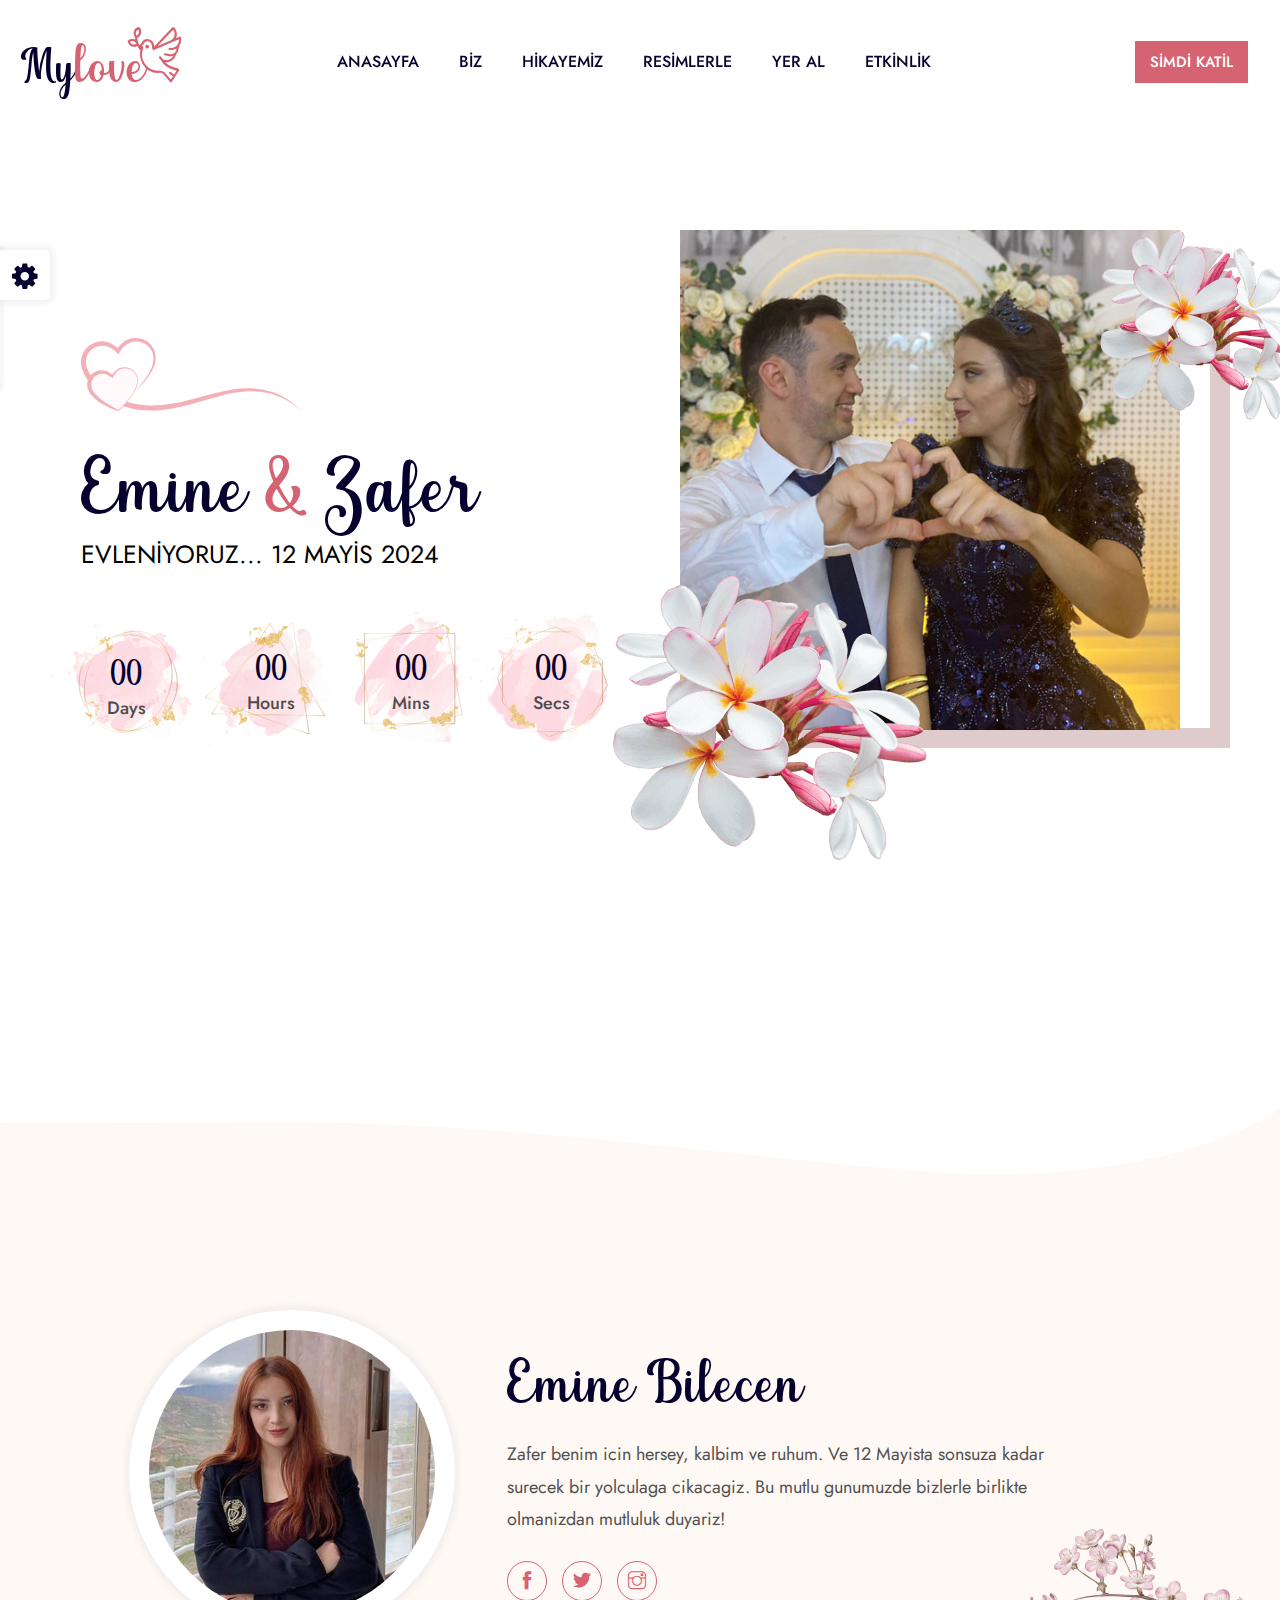
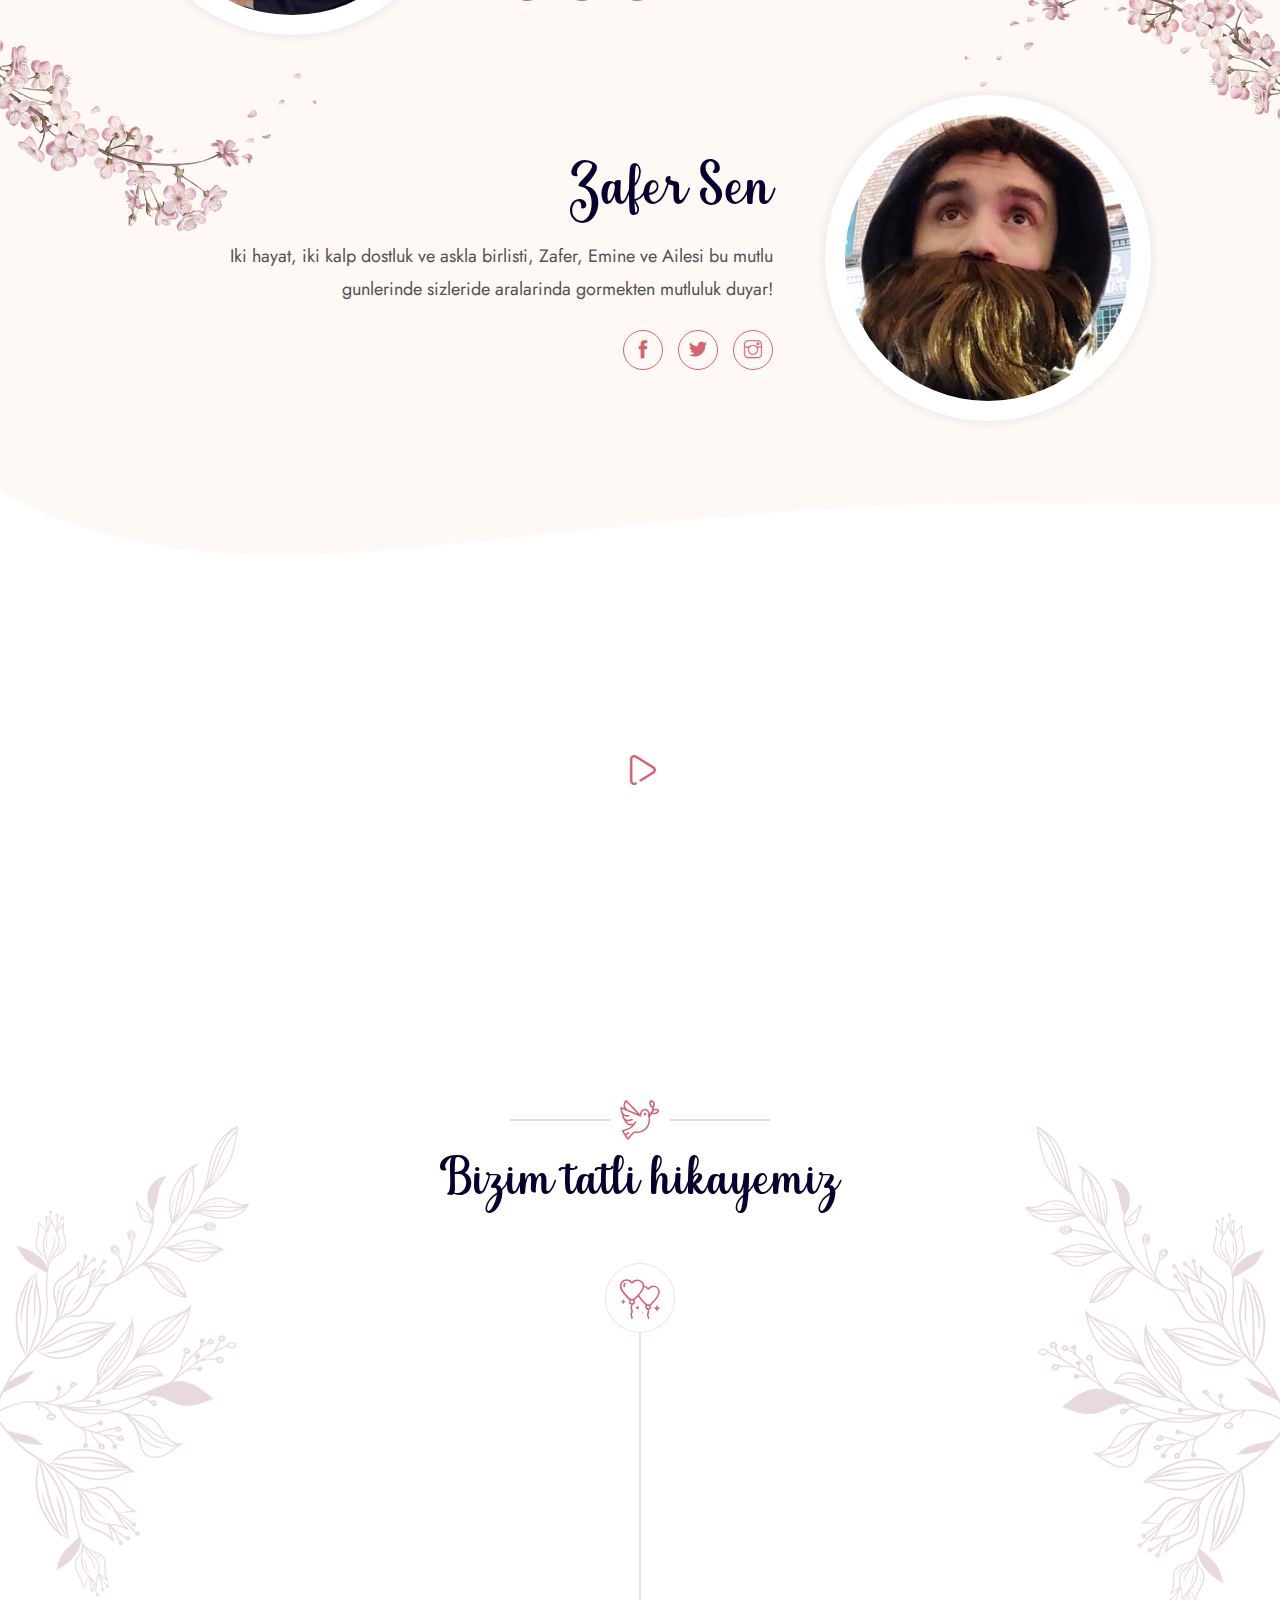
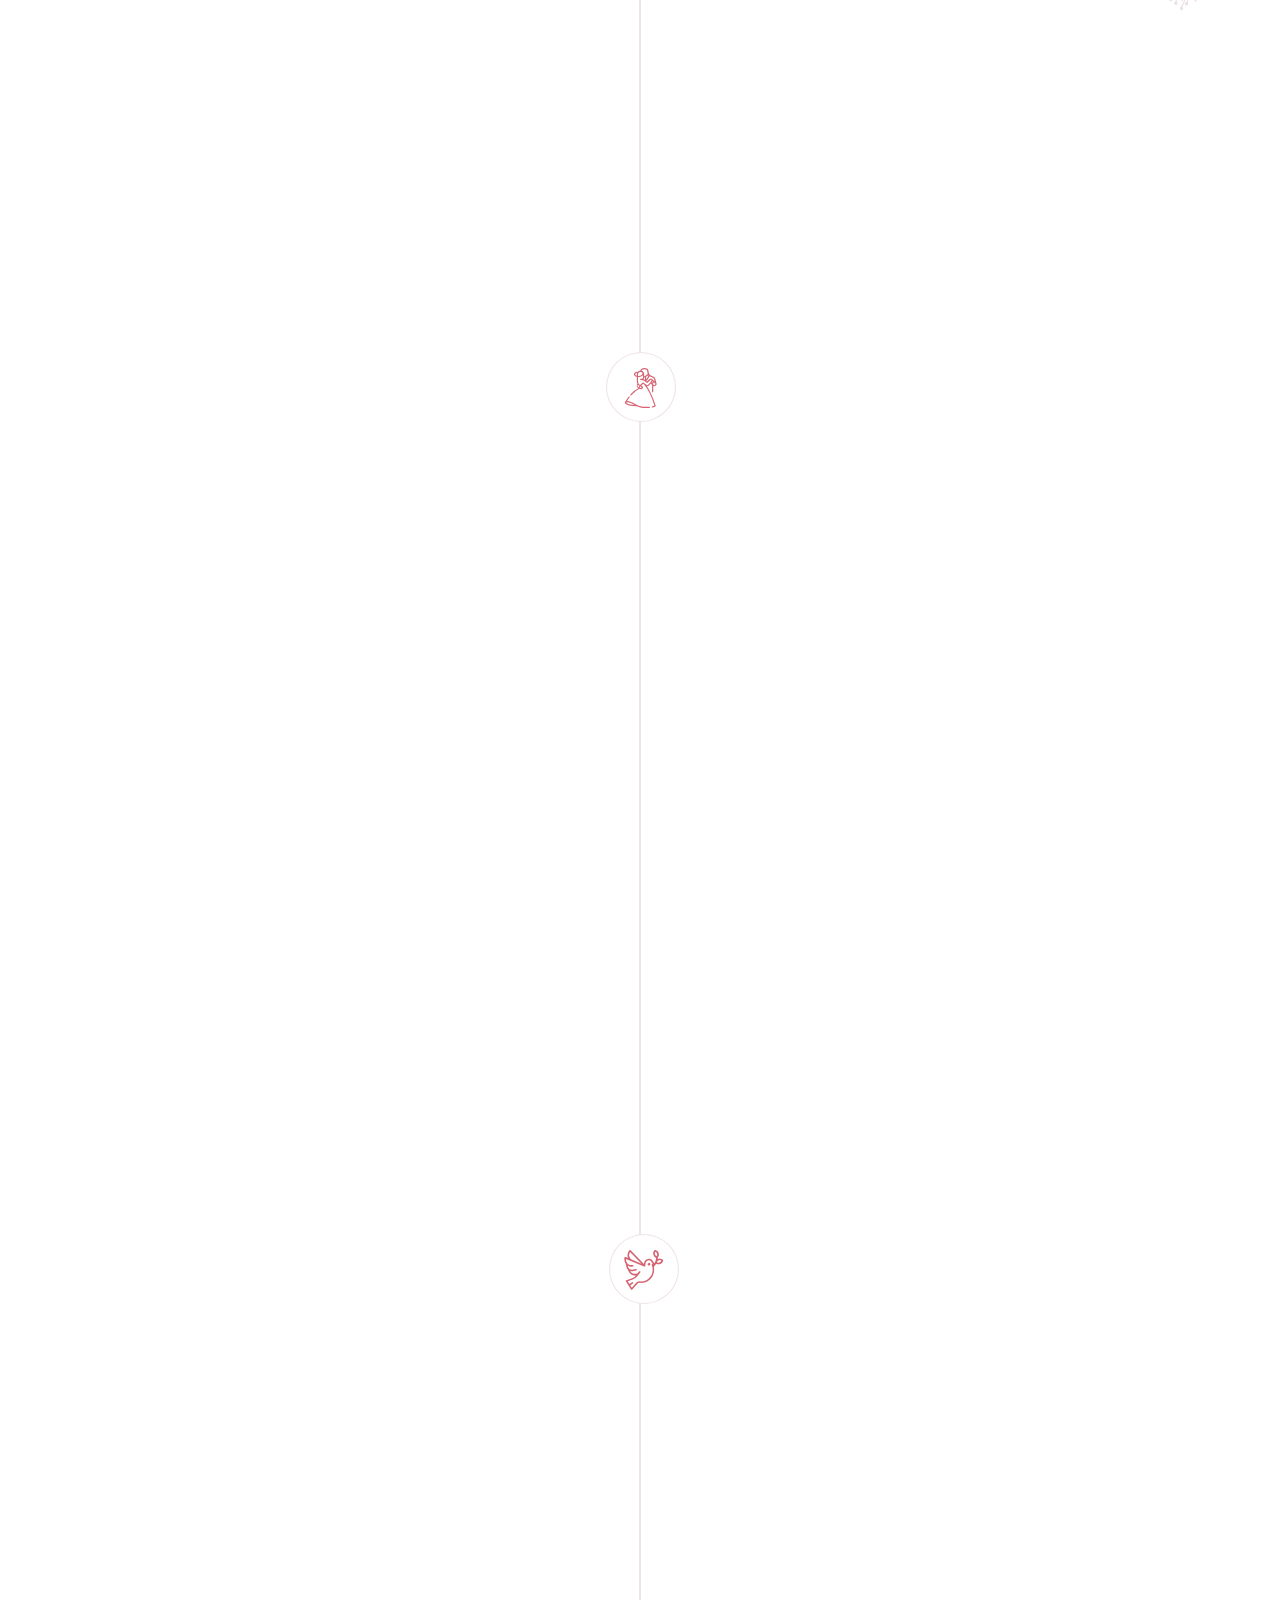
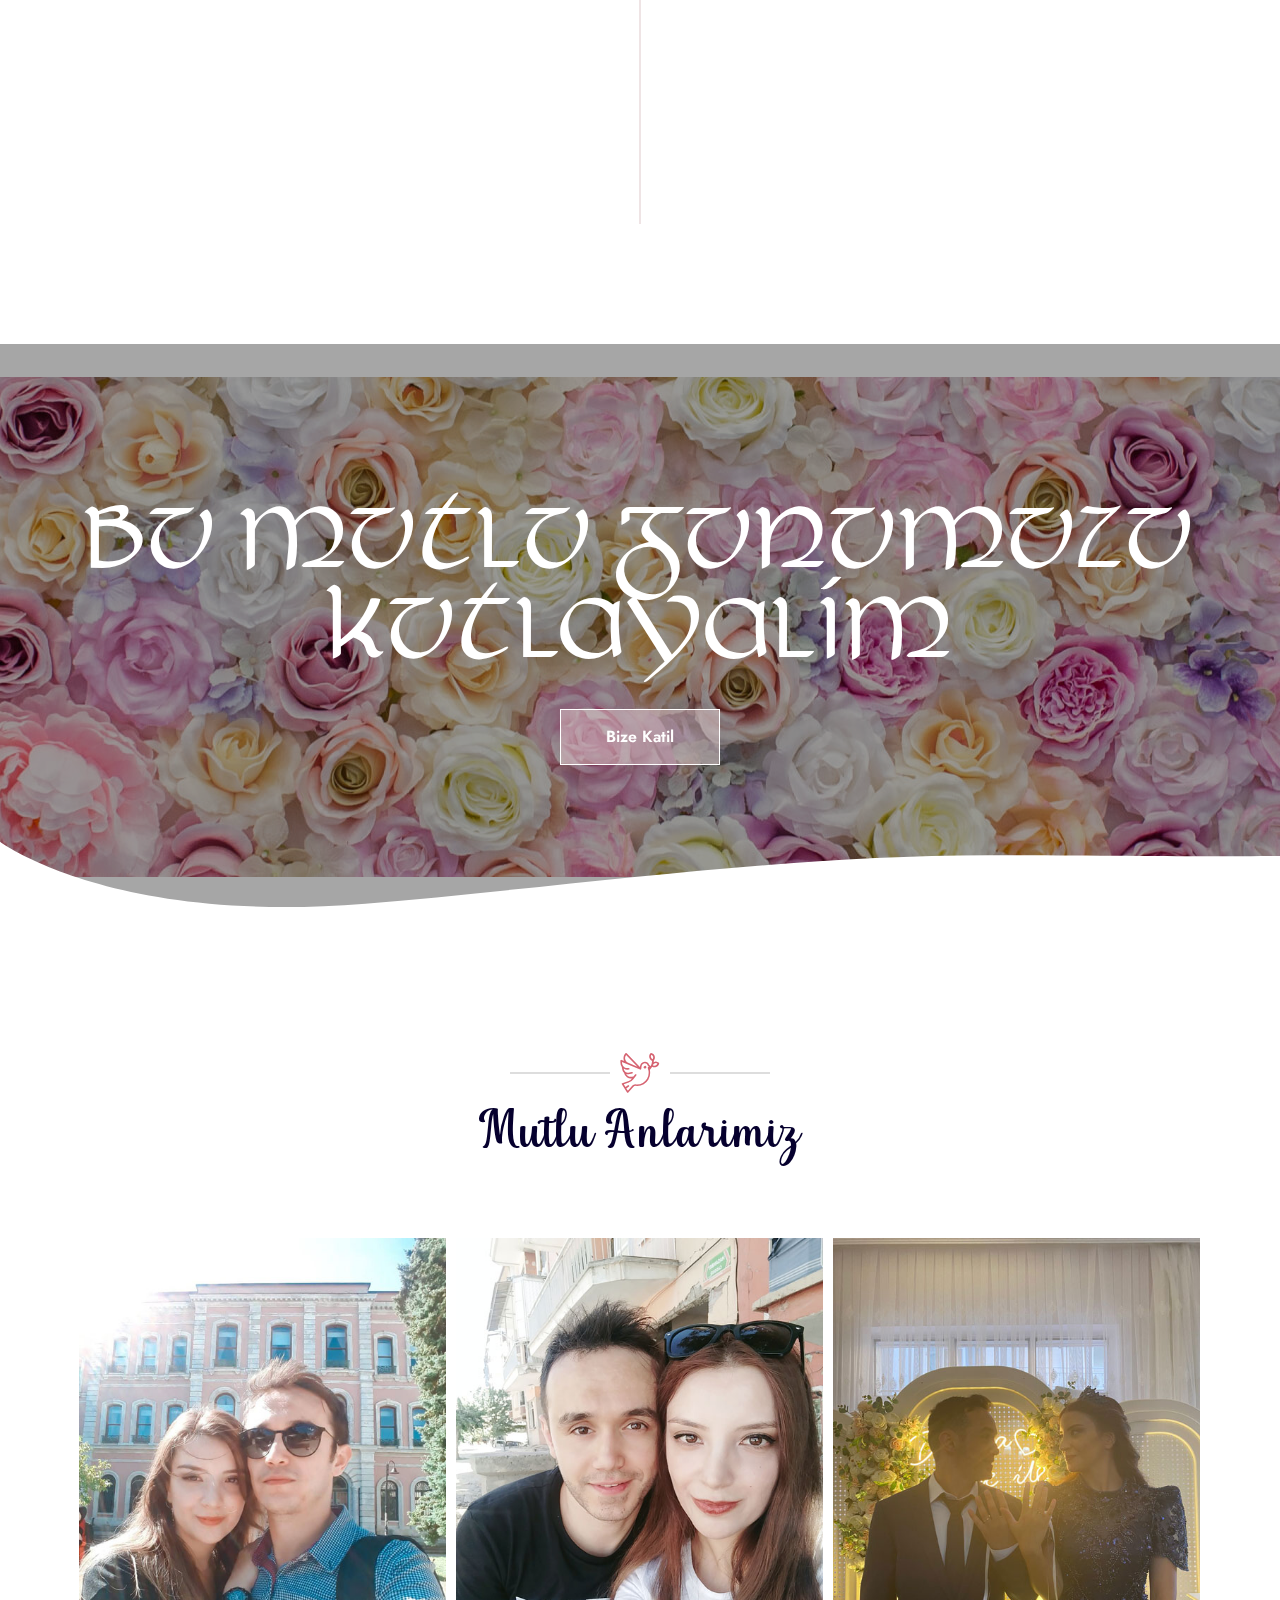
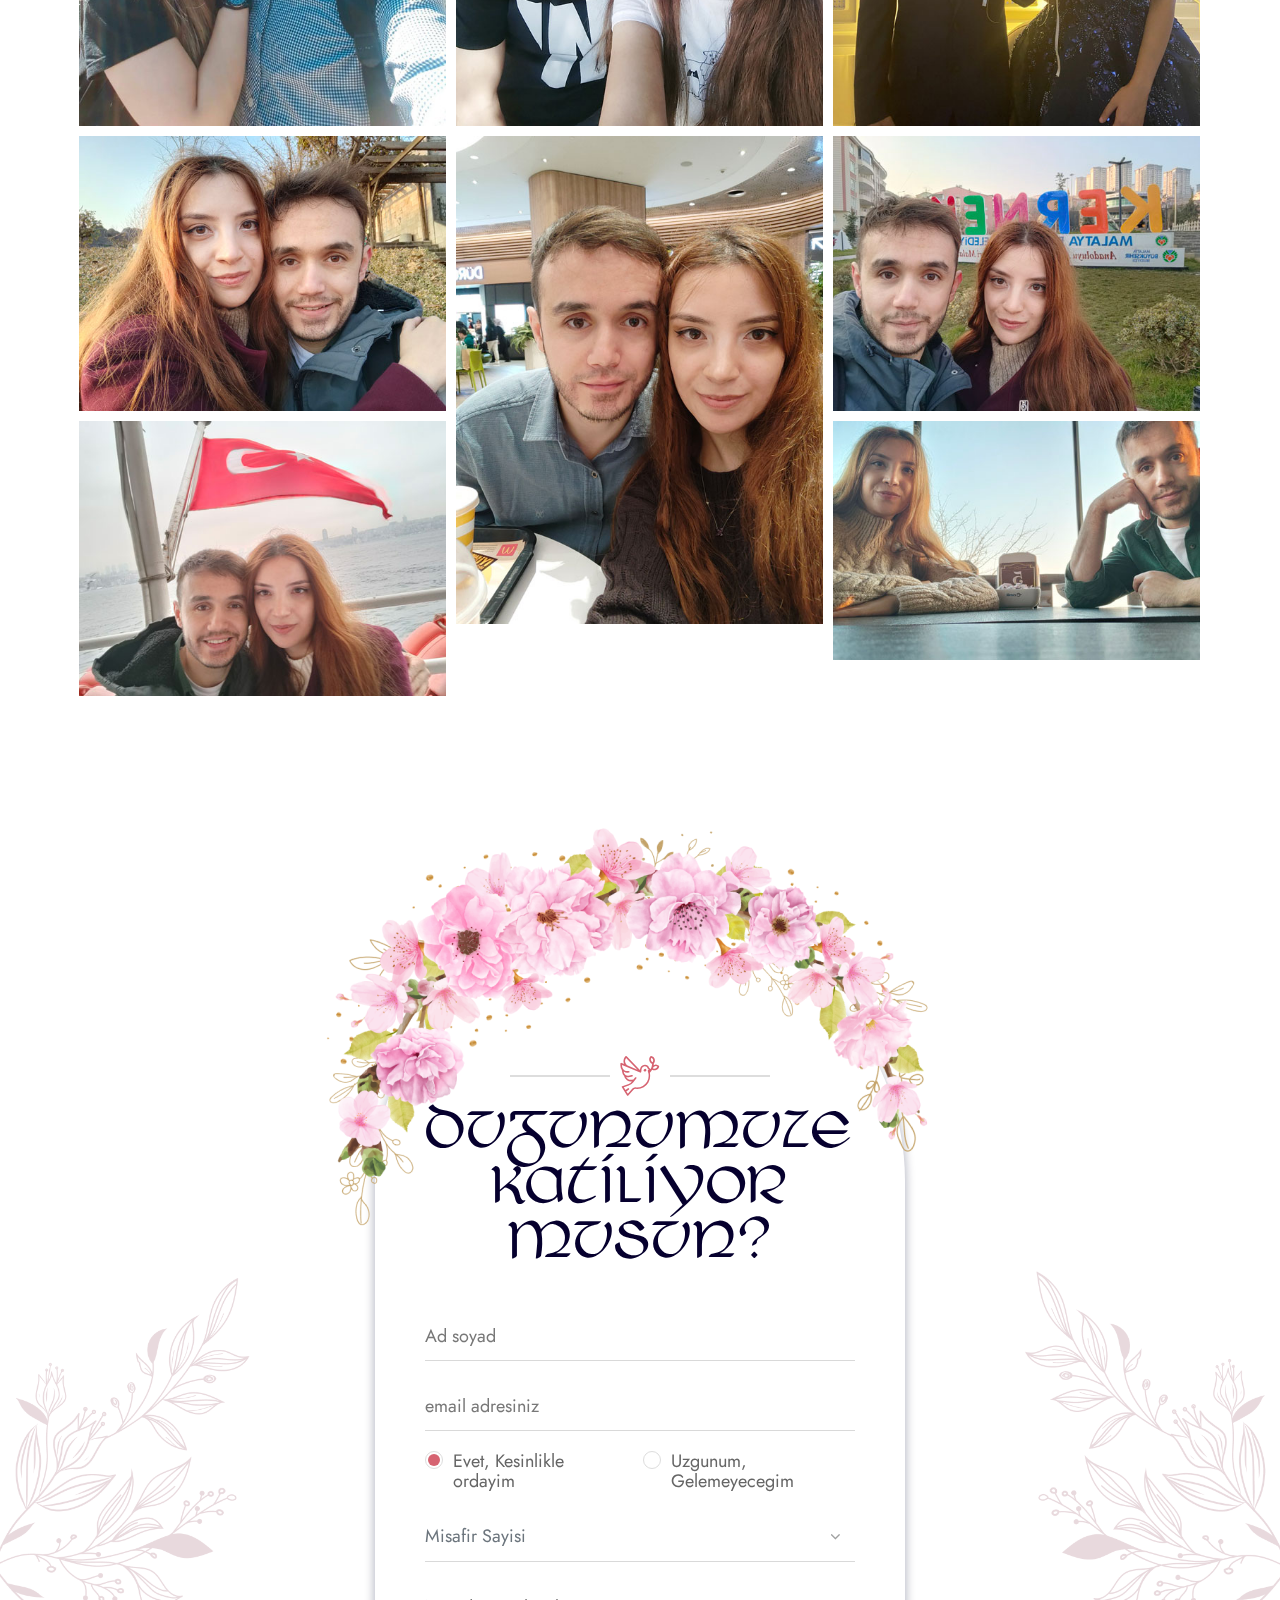
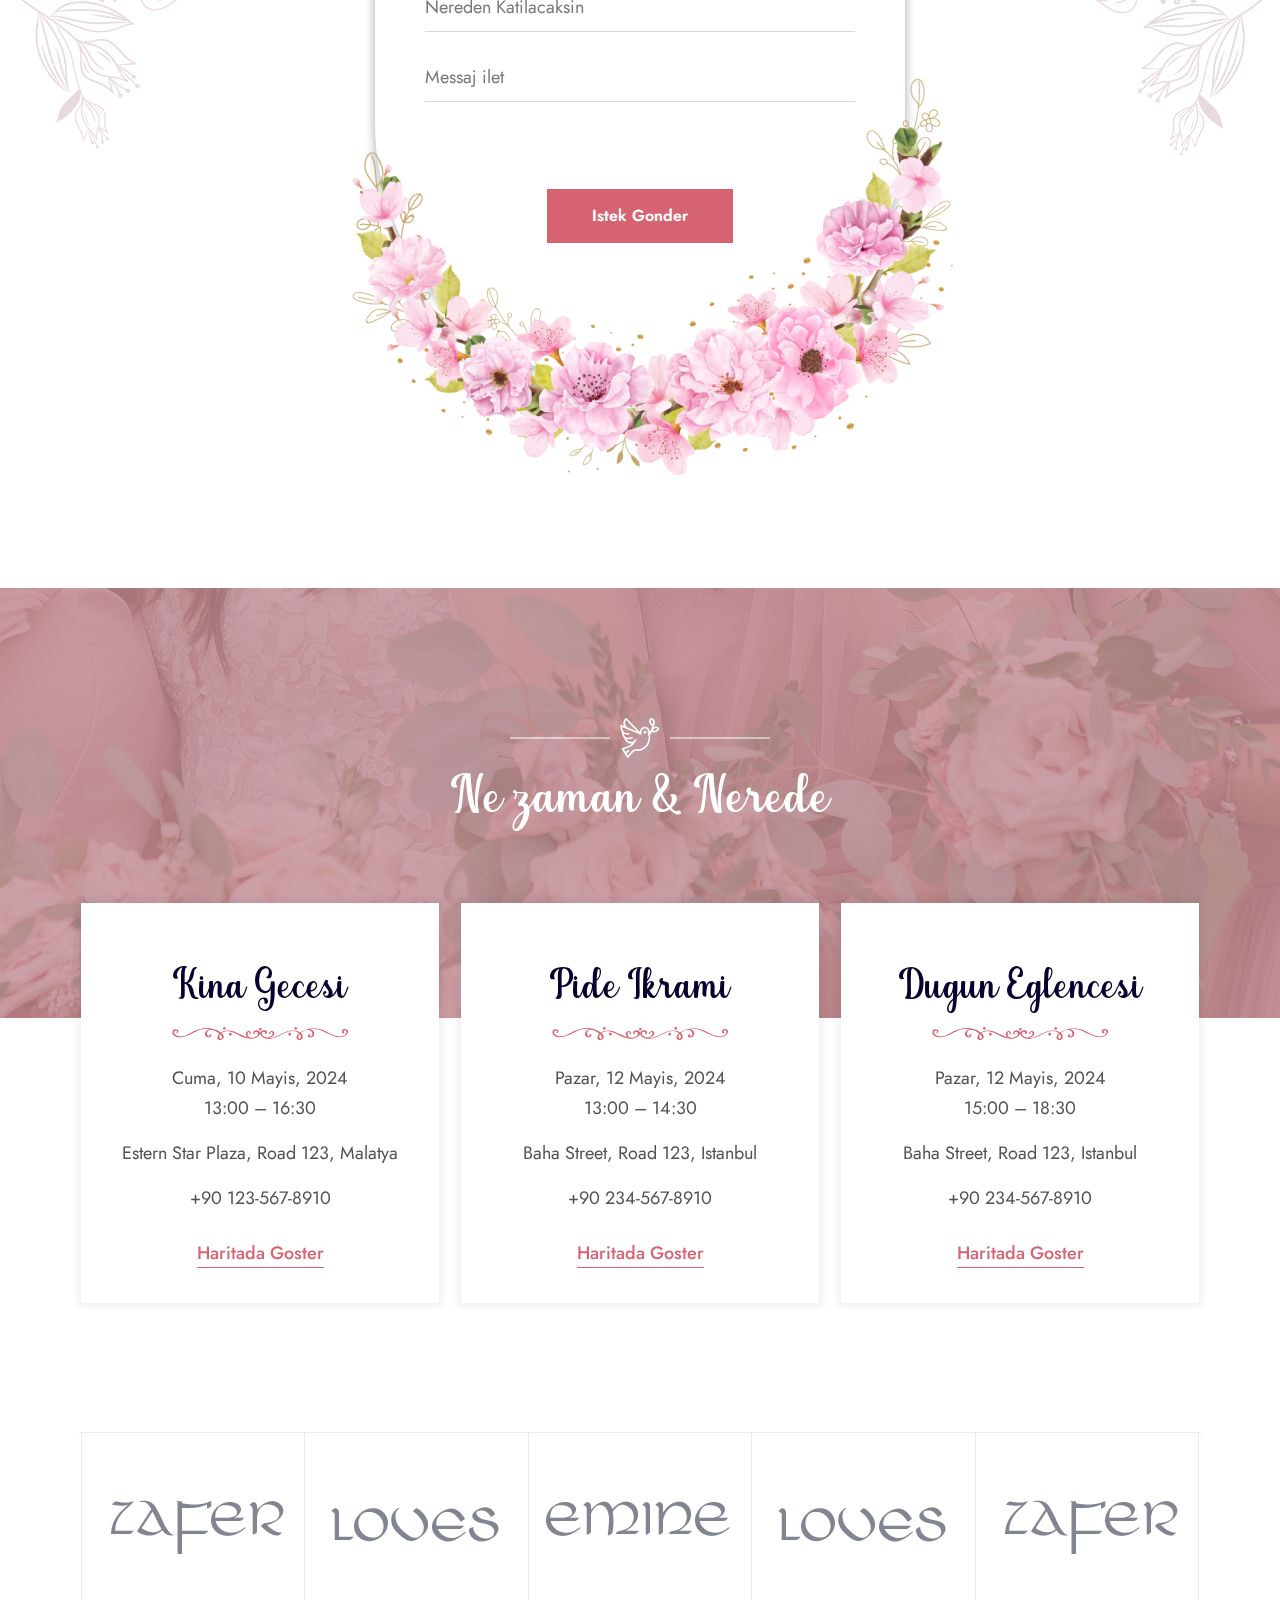
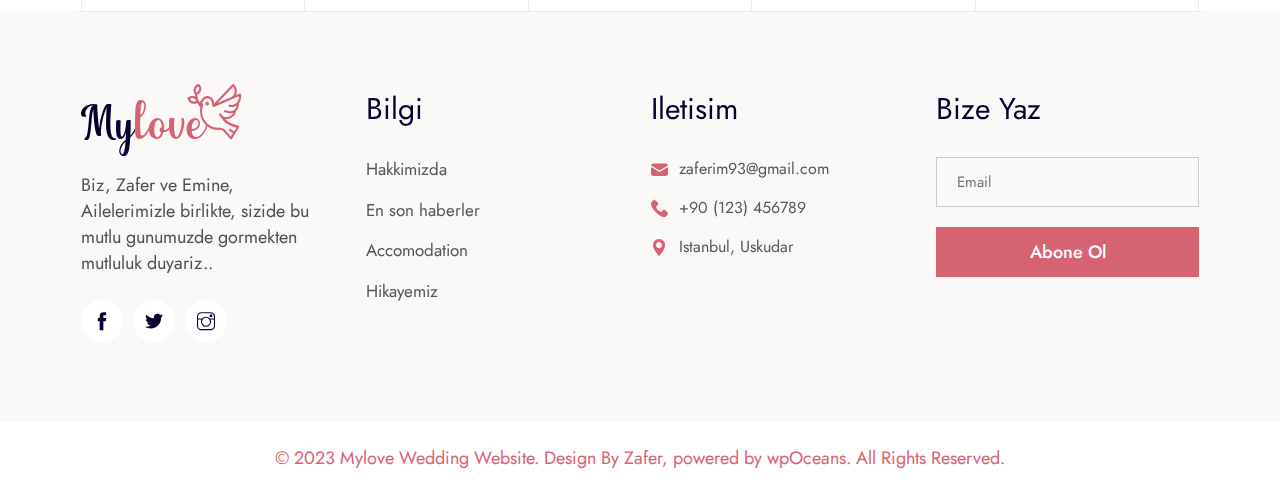
<file: publich_html/tr-TR.html>
<!DOCTYPE html>
<html lang="tr">

<head>
    <meta charset="utf-8">
    <meta http-equiv="X-UA-Compatible" content="IE=edge">
    <meta name="viewport" content="width=device-width, initial-scale=1">
    <meta name="author" content="wpOceans">
    <link rel="shortcut icon" type="image/png" href="assets/images/favicon.png">
    <title> Mylove - Zafer ve Emine'nin ask hikayesi</title>
    <link href="assets/css/themify-icons.css" rel="stylesheet">
    <link href="assets/css/font-awesome.min.css" rel="stylesheet">
    <link href="assets/css/flaticon.css" rel="stylesheet">
    <link href="assets/css/bootstrap.min.css" rel="stylesheet">
    <link href="assets/css/magnific-popup.css" rel="stylesheet">
    <link href="assets/css/animate.css" rel="stylesheet">
    <link href="assets/css/owl.carousel.css" rel="stylesheet">
    <link href="assets/css/owl.theme.css" rel="stylesheet">
    <link href="assets/css/slick.css" rel="stylesheet">
    <link href="assets/css/slick-theme.css" rel="stylesheet">
    <link href="assets/css/swiper.min.css" rel="stylesheet">
    <link href="assets/css/nice-select.css" rel="stylesheet">
    <link href="assets/css/owl.transitions.css" rel="stylesheet">
    <link href="assets/css/jquery.fancybox.css" rel="stylesheet">
    <link href="assets/css/odometer-theme-default.css" rel="stylesheet">
    <link href="assets/sass/style.css" rel="stylesheet">
	<link href="assets/css/additional.css" rel="stylesheet" type="text/css" media="all" />

</head>

<body>

    <!-- start page-wrapper -->
    <div class="page-wrapper">
        <!-- start preloader -->
        <div class="preloader">
            <div class="vertical-centered-box">
                <div class="content">
                    <div class="loader-circle"></div>
                    <div class="loader-line-mask">
                        <div class="loader-line"></div>
                    </div>
                    <img src="assets/images/preloader.png" alt="">
                </div>
            </div>
        </div>
        <!-- end preloader -->
        <!-- Start header -->
        <header id="header">
            <div class="wpo-site-header wpo-site-header-s1">
                <nav class="navigation navbar navbar-expand-lg navbar-light">
                    <div class="container-fluid">
                        <div class="row align-items-center">
                            <div class="col-lg-3 col-md-3 col-3 d-lg-none dl-block">
                                <div class="mobail-menu">
                                    <button type="button" class="navbar-toggler open-btn">
                                        <span class="sr-only">Toggle navigation</span>
                                        <span class="icon-bar first-angle"></span>
                                        <span class="icon-bar middle-angle"></span>
                                        <span class="icon-bar last-angle"></span>
                                    </button>
                                </div>
                            </div>
                            <div class="col-lg-2 col-md-6 col-6">
                                <div class="navbar-header">
                                    <a class="navbar-brand logo" href="index.html"><small>My</small>love<span><i
                                                class="fi flaticon-dove"></i></span></a>
                                </div>
                            </div>
                            <div class="col-lg-8 col-md-1 col-1">
                                <div id="navbar" class="collapse navbar-collapse navigation-holder">
                                    <button class="menu-close"><i class="ti-close"></i></button>
                                    <ul class="nav navbar-nav mb-2 mb-lg-0">
                                        <li class="menu-item-has-children">
                                            <a href="index.html">Anasayfa</a>                                           
                                        </li>
                                        <li>
                                            <a href="#couple">Biz</a>
                                        </li>
                                        <li>
                                            <a href="#story">Hikayemiz</a>
                                        </li>
                                        <li>
                                            <a href="#gallery">Resimlerle</a>
                                        </li>
                                        <li>
                                            <a href="#RSVP">Yer al</a>
                                        </li>
                                        <li>
                                            <a href="#event">Etkinlik</a>
                                        </li>                                      
                                    </ul>

                                </div><!-- end of nav-collapse -->
                            </div>
                            <div class="col-lg-2 col-md-2 col-2">
                                <div class="header-right">
                                    <a class="theme-btn" href="#RSVP"><span class="text">Simdi Katil</span> <span class="mobile">
                                        <i class="fi flaticon-user"></i>
                                    </span></a>
                                </div>
                            </div>
                        </div>
                    </div><!-- end of container -->
                </nav>
            </div>
        </header>
        <!-- end of header -->
        <!-- start of hero -->
        <section class="static-hero">
            <div class="hero-container">
                <div class="hero-inner">
                    <div class="container-fluid">
                        <div class="row align-items-center">
                            <div class="col-xl-8 col-lg-6 col-12">
                                <div class="wpo-static-hero-inner">
                                    <div class="shape-1"><img src="assets/images/slider/shape.svg" alt=""></div>
                                    <div data-swiper-parallax="300" class="slide-title">
                                        <h2>Emine <span>&</span> Zafer</h2>
                                    </div>
                                    <div data-swiper-parallax="400" class="slide-text">
                                        <p>Evleniyoruz... 12 Mayis 2024</p>
                                    </div>
                                    <div class="wpo-wedding-date">
                                        <div class="clock-grids">
                                            <div id="clock"></div>
                                        </div>
                                    </div>
                                    <div class="clearfix"></div>
                                </div>
                            </div>
                        </div>						
                    </div>
                </div>
            </div>
            <div class="static-hero-right">
                <div class="static-hero-img">
                    <div class="static-hero-img-inner">
                        <img src="assets/images/slider/IMG-20230907-WA0068.jpg" alt="">
                    </div>
                    <div class="static-hero-shape-1 floating-item"><img src="assets/images/slider/flower1.png" alt=""></div>
                    <div class="static-hero-shape-2 floating-item"><img src="assets/images/slider/flower2.png" alt=""></div>
                </div>
            </div>

			 

        </section>
		<div class="curved-decoration ">


              <svg width="100%" height="100%" class="bg-secondary-svg" version="1.1" xmlns="http://www.w3.org/2000/svg" xmlns:xlink="http://www.w3.org/1999/xlink" x="0px" y="0px"
    viewBox="0 0 2560 168.6227" enable-background="new 0 0 2560 168.6227" xml:space="preserve">
<g>
</g>
<g>
   <path d="M2560,0c0,0-219.6543,165.951-730.788,124.0771c-383.3156-31.4028-827.2138-96.9514-1244.7139-96.9514
      c-212.5106,0-439,3.5-584.4982,1.5844l0,139.9126h2560V0z"/>
</g>
</svg>
            </div>
        <!-- end of hero slider -->
        <!-- start couple-section -->
        <section class="bg-secondary couple-section section-padding" id="couple">
		
            <div class="container">
                <div class="row align-items-center justify-content-center">
                    <div class="col col-lg-11">
                        <div class="couple-area clearfix">
                            <div class="couple-item bride">
                                <div class="row align-items-center">
                                    <div class="col-lg-4">
                                        <div class="couple-img">
                                            <img src="assets/images/couple/4.jpg" alt="">
                                        </div>
                                    </div>
                                    <div class="col-lg-7">
                                        <div class="couple-text">
                                            <h3>Emine Bilecen</h3>
                                            <p >Zafer benim icin hersey, kalbim ve ruhum. Ve 12 Mayista sonsuza kadar surecek bir yolculaga cikacagiz. Bu mutlu gunumuzde bizlerle birlikte olmanizdan mutluluk duyariz! </p>
                                            <div class="social">
                                                <ul>
                                                    <li><a href="https://www.facebook.com/zafersn93" target="_blank" rel="noopener noreferrer"><i class="ti-facebook"></i></a></li>
                                                    <li><a href="https://twitter.com/zafersn93" target="_blank" rel="noopener noreferrer"><i class="ti-twitter-alt"></i></a></li>
                                                    <li><a href="https://www.instagram.com/zafersn93/" target="_blank" rel="noopener noreferrer"><i class="ti-instagram"></i></a></li>
                                                </ul>
                                            </div>
                                        </div>
                                    </div>
                                </div>
                            </div>
                            <div class="couple-item groom">
                                <div class="row align-items-center">
                                    <div class="col-lg-7 order-lg-1 order-2">
                                        <div class="couple-text">
                                            <h3>Zafer Sen</h3>
                                            <p>Iki hayat, iki kalp dostluk ve askla birlisti, Zafer, Emine ve Ailesi bu mutlu gunlerinde sizleride aralarinda gormekten mutluluk duyar!</p>
                                            <div class="social">
                                                <ul>
                                                    <li><a href="https://www.facebook.com/zafersn93" target="_blank" rel="noopener noreferrer"><i class="ti-facebook"></i></a></li>
                                                    <li><a href="https://twitter.com/zafersn93" target="_blank" rel="noopener noreferrer"><i class="ti-twitter-alt"></i></a></li>
                                                    <li><a href="https://www.instagram.com/zafersn93/" target="_blank" rel="noopener noreferrer"><i class="ti-instagram"></i></a></li>
                                                </ul>
                                            </div>
                                        </div>
                                    </div>
                                    <div class="col-lg-4 order-lg-2 order-1">
                                        <div class="couple-img">
                                            <img src="assets/images/couple/IMG_20211014_2152424.jpg" alt="">
                                        </div>
                                    </div>
                                </div>
                            </div>
                        </div>
                    </div>
                </div>
            </div> <!-- end container -->
			
            <div class="shape-1">
                <img src="assets/images/couple/shape-1.png" alt="">
            </div>
            <div class="shape-2">
                <img src="assets/images/couple/shape-2.png" alt="">
            </div>
			 <div class="curved-decoration" style="margin-bottom: -3.375rem">
<svg  width="100%" height="100%"  version="1.1" xmlns="http://www.w3.org/2000/svg" xmlns:xlink="http://www.w3.org/1999/xlink" x="0px" y="0px"
    viewBox="0 0 2560 168.6227" enable-background="new 0 0 2560 168.6227" xml:space="preserve">
<g>
</g>
<g>
   <path d="M0,0c0,0,219.6543,165.951,730.788,124.0771c383.3156-31.4028,827.2139-96.9514,1244.7139-96.9514
      c212.5106,0,438.9999,3.5,584.4982,1.5844v139.9126H0V0z"/>
</g>
</svg>
            </div>
        </section>

        <!-- end couple-section -->
        <!-- start wpo-video-section -->
        <section class="wpo-video-section">
            <h2 class="hidden">some</h2>
            <a href="https://youtu.be/8jPL_5BoKuA" class="video-btn" data-type="iframe"><i
                    class="fi flaticon-play"></i></a>
        </section>
        <!-- end wpo-video-section-->
        <!-- start story-section -->
        <section class="story-section section-padding" id="story">
            <div class="container">
                <div class="row">
                    <div class="wpo-section-title">
                        <div class="section-title-icon">
                            <i class="fi flaticon-dove"></i>
                        </div>
                        <h2>Bizim tatli hikayemiz</h2>
                    </div>
                </div>
                <div class="row">
                    <div class="col col-xs-12">
                        <div class="story-timeline">
                            <div class="row">
                                <div class="col offset-lg-6 col-lg-6 col-12 text-holder">
                                    <span class="heart">
                                        <i class="fi flaticon-balloon"></i>
                                    </span>
                                </div>
                            </div>
                            <div class="story-timeline-item s1">
                                <div class="row align-items-center">
                                    <div class="col col-lg-6 col-12">
                                        <div class="img-holder right-align-text wow fadeInLeftSlow" data-wow-duration="1500ms">
                                            <img src="assets/images/story/4.jpg" alt class="img img-responsive">
                                        </div>
                                    </div>
                                    <div class="col col-lg-6 col-12">
                                        <div class="story-text left-align-text wow fadeInRightSlow" data-wow-duration="2000ms">
                                            <h3>Ilk tanistigimiz zaman</h3>
                                            <span class="date">10 May 2017</span>
                                            <div class="line-shape">
                                                <div class="outer-ball">
                                                    <div class="inner-ball"></div>
                                                </div>
                                             </div>
                                            <p>Hala Malatyayi haritada gosteremem ama, kismet, Ilk tanistigimizda universitede bir robot yarismasindaydik </p>
                                        </div>
                                    </div>
                                </div>
                            </div>
                            <div class="story-timeline-item">
                                <div class="row align-items-center">
                                    <div class="col col-lg-6 col-12 order-lg-1 order-2 text-holder left-text">
                                        <div class="story-text right-align-text wow fadeInLeftSlow" data-wow-duration="2000ms">
                                            <h3>Ilk askimizi itiraf edisimiz</h3>
                                            <span class="date">08 August 2017</span>
                                            <div class="line-shape s2">
                                                <div class="outer-ball">
                                                    <div class="inner-ball"></div>
                                                </div>
                                             </div>
                                            <p>Arkadaslik bizim icin artik yeterli degildi aradan gecen kisa sureye ragmen. Birbirimizi daha cok tanimak daha ciddi bir yola cikmak istedik, ve bugun bu fikrin ne kadar dogru oldugunu goruyoruz... </p>
                                        </div>
                                    </div>
                                    <div class="col col-lg-6 col-12 order-lg-2 order-1">
                                        <div class="img-holder left-align-text">
                                            <img src="assets/images/story/5.jpg" alt class="img img-responsive wow fadeInRightSlow" data-wow-duration="1500ms">
                                            <span class="heart">
                                                <i class="fi flaticon-dance"></i>
                                            </span>
                                        </div>
                                    </div>
                                </div>
                            </div>
							<div class="story-timeline-item">
                                <div class="row align-items-center">
                                    <div class="col col-lg-6 col-12">
                                        <div class="img-holder right-align-text left-site right-heart">
                                            <img src="assets/images/story/7.jpg" alt class="img img-responsive wow fadeInLeftSlow" data-wow-duration="1500ms">
                                            <span class="heart">
                                                <i class="fi flaticon-dove"></i>
                                            </span>
                                        </div>
                                    </div>
                                    <div class="col col-lg-6 col-12">
                                        <div class="story-text left-align-text wow fadeInRightSlow" data-wow-duration="2000ms">
                                            <h3>Biz nisanlandik!</h3>
                                            <span class="date">20 August 2023</span>
                                            <div class="line-shape">
                                                <div class="outer-ball">
                                                    <div class="inner-ball"></div>
                                                </div>
                                             </div>
                                            <p>ilk tanistigimiz gunden beri neredeyse 6 sene oldu. Evlilige giden yolda son adimimizi attik. Heyecanliyi...</p>
                                        </div>
                                    </div>
                                </div>
                            </div>
                            <!-- <div class="story-timeline-item"> -->
                                <!-- <div class="row align-items-center"> -->
                                    <!-- <div class="col col-lg-6 col-12"> -->
                                        <!-- <div class="img-holder right-align-text left-site right-heart"> -->
                                            <!-- <img src="assets/images/story/6.jpg" alt class="img img-responsive wow fadeInLeftSlow" data-wow-duration="1500ms"> -->
                                            <!-- <span class="heart"> -->
                                                <!-- <i class="fi flaticon-dove"></i> -->
                                            <!-- </span> -->
                                        <!-- </div> -->
                                    <!-- </div> -->
                                    <!-- <div class="col col-lg-6 col-12"> -->
                                        <!-- <div class="story-text left-align-text wow fadeInRightSlow" data-wow-duration="2000ms"> -->
                                            <!-- <h3>She Said Yes!</h3> -->
                                            <!-- <span class="date">17 December 2023</span> -->
                                            <!-- <div class="line-shape"> -->
                                                <!-- <div class="outer-ball"> -->
                                                    <!-- <div class="inner-ball"></div> -->
                                                <!-- </div> -->
                                             <!-- </div> -->
                                            <!-- <p>I will do it asap :) </p> -->
                                        <!-- </div> -->
                                    <!-- </div> -->
                                <!-- </div> -->
                            <!-- </div> -->
                        </div>
                    </div>
                </div> <!-- end row -->
            </div> <!-- end container -->
            <div class="shape-1">
                <div class="sticky-shape">
                    <img src="assets/images/rsvp/shape1.png" alt="">
                </div>  
            </div>
            <div class="shape-2">
                <div class="sticky-shape">
                    <img src="assets/images/rsvp/shape2.png" alt="">
                </div>
            </div>
			
        </section>
        <!-- end story-section -->

        <!-- start wpo-cta-section -->
        <section class="bg-white">
		
        <div class="wpo-cta-section">
		
            <div class="conatiner-fluid">
                <div class="wpo-cta-item">
                    <h2 style="font-family: ring-of-kerry;">Bu mutlu gunumuzu kutlayalim</h2>
                    <a class="theme-btn-s2" href="#RSVP">Bize Katil</a>
                </div>
            </div>
        </div>
		<div class="curved-decoration " style="margin-top: -6%;">
               <svg width="100%" height="100%" class="bg-white-svg" version="1.1" xmlns="http://www.w3.org/2000/svg" xmlns:xlink="http://www.w3.org/1999/xlink" x="0px" y="0px"
    viewBox="0 0 2560 168.6227" enable-background="new 0 0 2560 168.6227" xml:space="preserve">
<g>
</g>
<g>

   <path d="M0,0c0,0,219.6543,165.951,730.788,124.0771c383.3156-31.4028,827.2139-96.9514,1244.7139-96.9514
      c212.5106,0,438.9999,3.5,584.4982,1.5844v139.9126H0V0z"/>
</g>
</svg>
            </div>
</section>
        <!-- end wpo-cta-section -->

        <!-- start wpo-portfolio-section -->
        <section class="wpo-portfolio-section section-padding" id="gallery">
            <div class="container">
                <div class="row">
                    <div class="wpo-section-title">
                        <div class="section-title-icon">
                            <i class="fi flaticon-dove"></i>
                        </div>
                        <h2>Mutlu Anlarimiz</h2>
                    </div>
                </div>
                <div class="sortable-gallery">
                    <div class="gallery-filters"></div>
                    <div class="row">
                        <div class="col-lg-12">
                            <div class="portfolio-grids gallery-container clearfix">
                                <div class="grid">
                                    <div class="img-holder">
                                        <a href="assets/images/portfolio/7.jpg" class="fancybox"
                                            data-fancybox-group="gall-1">
                                            <img src="assets/images/portfolio/7.jpg" alt class="img img-responsive">
                                            <div class="hover-content">
                                                <i class="ti-plus"></i>
                                            </div>
                                        </a>
                                    </div>
                                </div>
                                <div class="grid">
                                    <div class="img-holder">
                                        <a href="assets/images/portfolio/8.jpg" class="fancybox"
                                            data-fancybox-group="gall-1">
                                            <img src="assets/images/portfolio/8.jpg" alt class="img img-responsive">
                                            <div class="hover-content">
                                                <i class="ti-plus"></i>
                                            </div>
                                        </a>
                                    </div>
                                </div>
                                <div class="grid">
                                    <div class="img-holder">
                                        <a href="assets/images/portfolio/9.jpg" class="fancybox"
                                            data-fancybox-group="gall-1">
                                            <img src="assets/images/portfolio/9.jpg" alt class="img img-responsive">
                                            <div class="hover-content">
                                                <i class="ti-plus"></i>
                                            </div>
                                        </a>
                                    </div>
                                </div>
                                <div class="grid">
                                    <div class="img-holder">
                                        <a href="assets/images/portfolio/10.jpg" class="fancybox"
                                            data-fancybox-group="gall-1">
                                            <img src="assets/images/portfolio/10.jpg" alt class="img img-responsive">
                                            <div class="hover-content">
                                                <i class="ti-plus"></i>
                                            </div>
                                        </a>
                                    </div>
                                </div>
                                <div class="grid">
                                    <div class="img-holder">
                                        <a href="assets/images/portfolio/11.jpg" class="fancybox"
                                            data-fancybox-group="gall-1">
                                            <img src="assets/images/portfolio/11.jpg" alt class="img img-responsive">
                                            <div class="hover-content">
                                                <i class="ti-plus"></i>
                                            </div>
                                        </a>
                                    </div>
                                </div>
                                <div class="grid">
                                    <div class="img-holder">
                                        <a href="assets/images/portfolio/12.jpg" class="fancybox"
                                            data-fancybox-group="gall-1">
                                            <img src="assets/images/portfolio/12.jpg" alt class="img img-responsive">
                                            <div class="hover-content">
                                                <i class="ti-plus"></i>
                                            </div>
                                        </a>
                                    </div>
                                </div>
								 <div class="grid">
                                    <div class="img-holder">
                                        <a href="assets/images/portfolio/13.jpg" class="fancybox"
                                            data-fancybox-group="gall-1">
                                            <img src="assets/images/portfolio/13.jpg" alt class="img img-responsive">
                                            <div class="hover-content">
                                                <i class="ti-plus"></i>
                                            </div>
                                        </a>
                                    </div>
                                </div>
								<div class="grid">
                                    <div class="img-holder">
                                        <a href="assets/images/portfolio/14.jpg" class="fancybox"
                                            data-fancybox-group="gall-1">
                                            <img src="assets/images/portfolio/14.jpg" alt class="img img-responsive">
                                            <div class="hover-content">
                                                <i class="ti-plus"></i>
                                            </div>
                                        </a>
                                    </div>
                                </div>
                            </div>
                        </div>
                    </div>
                </div>

            </div> <!-- end container -->
        </section>
        <!-- end wpo-portfolio-section -->

        <!-- start of wpo-contact-section -->
        <section class="wpo-contact-section section-padding" id="RSVP">
            <div class="container">
                <div class="wpo-contact-section-wrapper">
                    <div class="wpo-contact-form-area">
                        <div class="wpo-section-title">
                            <div class="section-title-icon">
                                <i class="fi flaticon-dove"></i>
                            </div>
                            <h2 style="font-family: ring-of-kerry;">Dugunumuze Katiliyor musun?</h2>
                        </div>
                        <form method="post" class="contact-validation-active" id="contact-form-main">
                            <div>
                                <input type="text" class="form-control" name="name" id="name" placeholder="Ad soyad">
                            </div>
                            <div>
                                <input type="email" class="form-control" name="email" id="email" placeholder="email adresiniz">
                            </div>
                            <div class="radio-buttons">
                                <p>
                                    <input type="radio" id="attend" value="attend" name="radio-group" checked>
                                    <label for="attend">Evet, Kesinlikle ordayim</label>
                                </p>
                                <p>
                                    <input type="radio" id="not" value="not" name="radio-group">
                                    <label for="not">Uzgunum, Gelemeyecegim</label>
                                </p>
                            </div>
                            <div>
                                <select id="guest" name="guest" class="form-control">
                                    <option disabled="disabled" selected>Misafir Sayisi</option>
                                    <option>01</option>
                                    <option>02</option>
                                    <option>03</option>
                                    <option>04</option>
                                    <option>05</option>
                                </select>
                            </div>
                            <div>
                                <input type="text" class="form-control" name="what" id="what"
                                    placeholder="Nereden Katilacaksin">
                            </div>
							<div class="row">
								<div class="form-group">
                                <input type="text" class="form-control" name="messageto" id="messageto"
                                    placeholder="Messaj ilet" maxlength="200"> <span id='remainingC'></span>
								</div>
                            </div>
							<div class="form-group">
						    <div class="g-recaptcha" data-sitekey="6Lcugx0oAAAAAEjruO-y2aBhLe733bPUHk47atpN"></div>
							<span id="captcha" style="margin-left:100px;color:red" />
							</div>
                            <div class="submit-area">
                                <button type="submit" name="send" class="theme-btn-s3" value="Send">Istek Gonder</button>
                                <div id="c-loader">
                                    <i class="ti-reload"></i>
                                </div>
                            </div>
                            <div class="clearfix error-handling-messages">
                                <div id="success">Tesekkurler, isteginiz alindi</div>
                                <div id="error"> Sistemde bir Hata!, mail gonderilemedi, lutfen tekrar deneyiniz..
                                </div>
                            </div>
                        </form>
                        <div class="border-style"></div>
                    </div>
                    <div class="vector-1">
                        <img src="assets/images/rsvp/flower1.png" alt="">
                    </div>
                    <div class="vector-2">
                        <img src="assets/images/rsvp/flower2.png" alt="">
                    </div>
                </div>
            </div>
            <div class="shape-1">
                <img src="assets/images/rsvp/shape1.png" alt="">
            </div>
            <div class="shape-2">
                <img src="assets/images/rsvp/shape2.png" alt="">
            </div>
        </section>
        <!-- end of wpo-contact-section -->
      
        <!-- start wpo-event-section -->
        <section class="wpo-event-section section-padding" id="event">
            <div class="container">
                <div class="row">
                    <div class="wpo-section-title-s2">
                        <div class="section-title-icon">
                            <i class="fi flaticon-dove"></i>
                        </div>
                        <h2>Ne zaman & Nerede</h2>
                    </div>
                </div>
                <div class="wpo-event-wrap">
                    <div class="row">
                        <div class="col col-lg-4 col-md-6 col-12">
                            <div class="wpo-event-item">
                                <div class="wpo-event-text">
                                    <h2>Kina Gecesi</h2>
                                    <ul>
                                        <li>Cuma, 10 Mayis, 2024 <br>
                                            13:00 – 16:30 </li>
                                        <li>Estern Star Plaza, Road 123, Malatya</li>
                                        <li>+90 123-567-8910</li>

                                        <li> <a class="popup-gmaps"
                                                href="https://maps.google.com/maps?q=malatya&amp;t=&amp;z=13&amp;ie=UTF8&amp;iwloc=&amp;output=embed">Haritada Goster</a></li>
                                    </ul>
                                </div>
                            </div>
                        </div>
						
                        <div class="col col-lg-4 col-md-6 col-12">
                            <div class="wpo-event-item">
                                <div class="wpo-event-text">
                                    <h2>Pide Ikrami</h2>
                                    <ul>
                                        <li>Pazar, 12 Mayis, 2024 <br>
                                            13:00 – 14:30</li>
                                        <li>Baha Street, Road 123, Istanbul</li>
                                        <li>+90 234-567-8910</li>
                                        <li> <a class="popup-gmaps"
                                                href="https://maps.google.com/maps?q=camlica%20tower&amp;t=&amp;z=13&amp;ie=UTF8&amp;iwloc=&amp;output=embed">Haritada Goster</a></li>
                                    </ul>
                                </div>
                            </div>
                        </div>
                        <div class="col col-lg-4 col-md-6 col-12">
                            <div class="wpo-event-item">
                                <div class="wpo-event-text">
                                    <h2>Dugun Eglencesi</h2>
                                    <ul>
                                        <li>Pazar, 12 Mayis, 2024 <br>
                                            15:00 – 18:30 </li>
                                        <li>Baha Street, Road 123, Istanbul</li>
                                        <li>+90 234-567-8910</li>
                                        <li> <a class="popup-gmaps"
                                                 href="https://maps.google.com/maps?q=camlica%20tower&amp;t=&amp;z=13&amp;ie=UTF8&amp;iwloc=&amp;output=embed">Haritada Goster</a></li>
                                    </ul>
                                </div>
                            </div>
                        </div>
                    </div>
                </div>

            </div> <!-- end container -->
        </section>
        <!-- end wpo-event-section -->
        <!-- start wpo-partners-section -->
        <section class="wpo-partners-section">
            <h2 class="hidden">Partners</h2>
            <div class="container">
                <div class="row">
                    <div class="col col-xs-12">
                        <div class="partner-grids partners-slider owl-carousel">
                            <div class="grid">
                                <img src="assets/images/partners/10.png" alt>
                            </div>
                            <div class="grid">
                                <img src="assets/images/partners/12.png" alt>
                            </div>
                            <div class="grid">
                                <img src="assets/images/partners/11.png" alt>
                            </div>
                            <div class="grid">
                                <img src="assets/images/partners/12.png" alt>
                            </div>
                            <!-- <div class="grid"> -->
                                <!-- <img src="assets/images/partners/5.png" alt> -->
                            <!-- </div> -->
                        </div>
                    </div>
                </div>
            </div> <!-- end container -->
        </section>
        <!-- end wpo-partners-section-->
        

        <!-- start of wpo-site-footer-section -->
        <footer class="wpo-site-footer">
            <div class="wpo-upper-footer">
                <div class="container">
                    <div class="row">
                        <div class="col col-xl-3 col-lg-4 col-md-6 col-sm-12 col-12">
                            <div class="widget about-widget">
                                <div class="widget-title">
                                    <a class="logo" href="index.html"><small>My</small>love<span><i
                                        class="fi flaticon-dove"></i></span></a>
                                </div>
                                <p>Biz, Zafer ve Emine, Ailelerimizle birlikte, sizide bu mutlu gunumuzde gormekten mutluluk duyariz..</p>
                                <ul>
									<li><a href="https://www.facebook.com/zafersn93" target="_blank" rel="noopener noreferrer"><i class="ti-facebook"></i></a></li>
									<li><a href="https://twitter.com/zafersn93" target="_blank" rel="noopener noreferrer"><i class="ti-twitter-alt"></i></a></li>
									<li><a href="https://www.instagram.com/zafersn93/" target="_blank" rel="noopener noreferrer"><i class="ti-instagram"></i></a></li>
                                </ul>
                            </div>
                        </div>
                        <div class="col col-xl-3  col-lg-4 col-md-6 col-sm-12 col-12">
                            <div class="widget link-widget">
                                <div class="widget-title">
                                    <h3>Bilgi</h3>
                                </div>
                                <ul>
                                    <li><a href="#couple">Hakkimizda</a></li>
                                    <li><a href="https://twitter.com/zafersn93" target="_blank" rel="noopener noreferrer">En son haberler</a></li>
                                    <li><a href="https://www.google.com/search?q=accommodation+istanbul" target="_blank" rel="noopener noreferrer">Accomodation</a></li>
                                    <li><a href="#story">Hikayemiz</a></li>
                                </ul>
                            </div>
                        </div>
                        <div class="col col-xl-3  col-lg-4 col-md-6 col-sm-12 col-12">
                            <div class="widget wpo-service-link-widget">
                                <div class="widget-title">
                                    <h3>Iletisim</h3>
                                </div>
                                <div class="contact-ft">
                                    <ul>
                                        <li><i class="fi flaticon-email"></i>zaferim93@gmail.com</li>
                                        <li><i class="fi flaticon-phone-call"></i>+90 (123) 456789</li>
                                        <li><i class="fi flaticon-maps-and-flags"></i>Istanbul, Uskudar
                                        </li>
                                    </ul>
                                </div>
                            </div>
                        </div>

                        <div class="col col-xl-3  col-lg-4 col-md-6 col-sm-12 col-12">
                            <div class="widget newsletter">
                                <div class="widget-title">
                                    <h3>Bize Yaz</h3>
                                </div>
                                <form>
                                    <input type="text" id="subs_email" name="subs_email" placeholder="Email" required>
                                    <button type="submit">Abone Ol</button>
                                </form>
                            </div>
                        </div>
                    </div>
                </div> <!-- end container -->
            </div>
            <div class="wpo-lower-footer">
                <div class="container">
                    <div class="row">
                        <div class="col col-xs-12">
                            <p class="copyright"> &copy; 2023 Mylove Wedding Website. Design By Zafer, powered by <a
                                    href="index.html">wpOceans</a>. All Rights Reserved.</p>
                        </div>
                    </div>
                </div>
            </div>
        </footer>
        <!-- end of wpo-site-footer-section -->
        <!-- color-switcher -->
        <div class="color-switcher-wrap">
            <div class="color-switcher-item">
                <div class="color-toggle-btn">
                    <i class="fa fa-cog"></i>
                </div>
                <ul id="switcher">
                    <li class="btn btn1" id="Button1"></li>
                    <li class="btn btn2" id="Button2"></li>
                    <li class="btn btn3" id="Button3"></li>
                    <li class="btn btn4" id="Button4"></li>
                    <li class="btn btn5" id="Button5"></li>
                    <li class="btn btn6" id="Button6"></li>
                    <li class="btn btn7" id="Button7"></li>
                    <li class="btn btn8" id="Button8"></li>
                    <li class="btn btn9" id="Button9"></li>
                </ul>
            </div>
        </div>
    </div>
    <!-- end of page-wrapper -->

    <!-- All JavaScript files
    ================================================== -->
    <script src="assets/js/jquery.min.js"></script>
    <script src="assets/js/bootstrap.bundle.min.js"></script>
    <!-- Plugins for this template -->
    <script src="assets/js/modernizr.custom.js"></script>
    <script src="assets/js/jquery.dlmenu.js"></script>
    <script src="assets/js/jquery-plugin-collection.js"></script>
    <!-- Moving Animation -->
    <script src="assets/js/moving-animation.js"></script>
    <!-- Custom script for this template -->
    <script src="assets/js/script.js"></script>
	<script src="https://www.google.com/recaptcha/api.js" async defer></script>
	<!-- jQuery Localisation JavaScript -->
	<script src="assets/js/jquery.localisation.min.js"></script>
</body>

</html>
</file>
<file: publich_html/assets/css/themify-icons.css>
@font-face {
	font-family: 'themify';
	src:url('../fonts/themify.eot?-fvbane');
	src:url('../fonts/themify.eot?#iefix-fvbane') format('embedded-opentype'),
		url('../fonts/themify.woff?-fvbane') format('woff'),
		url('../fonts/themify.ttf?-fvbane') format('truetype'),
		url('../fonts/themify.svg?-fvbane#themify') format('svg');
	font-weight: normal;
	font-style: normal;
}

[class^="ti-"], [class*=" ti-"] {
	font-family: 'themify';
	speak: none;
	font-style: normal;
	font-weight: normal;
	font-variant: normal;
	text-transform: none;
	line-height: 1;

	/* Better Font Rendering =========== */
	-webkit-font-smoothing: antialiased;
	-moz-osx-font-smoothing: grayscale;
}

.ti-wand:before {
	content: "\e600";
}
.ti-volume:before {
	content: "\e601";
}
.ti-user:before {
	content: "\e602";
}
.ti-unlock:before {
	content: "\e603";
}
.ti-unlink:before {
	content: "\e604";
}
.ti-trash:before {
	content: "\e605";
}
.ti-thought:before {
	content: "\e606";
}
.ti-target:before {
	content: "\e607";
}
.ti-tag:before {
	content: "\e608";
}
.ti-tablet:before {
	content: "\e609";
}
.ti-star:before {
	content: "\e60a";
}
.ti-spray:before {
	content: "\e60b";
}
.ti-signal:before {
	content: "\e60c";
}
.ti-shopping-cart:before {
	content: "\e60d";
}
.ti-shopping-cart-full:before {
	content: "\e60e";
}
.ti-settings:before {
	content: "\e60f";
}
.ti-search:before {
	content: "\e610";
}
.ti-zoom-in:before {
	content: "\e611";
}
.ti-zoom-out:before {
	content: "\e612";
}
.ti-cut:before {
	content: "\e613";
}
.ti-ruler:before {
	content: "\e614";
}
.ti-ruler-pencil:before {
	content: "\e615";
}
.ti-ruler-alt:before {
	content: "\e616";
}
.ti-bookmark:before {
	content: "\e617";
}
.ti-bookmark-alt:before {
	content: "\e618";
}
.ti-reload:before {
	content: "\e619";
}
.ti-plus:before {
	content: "\e61a";
}
.ti-pin:before {
	content: "\e61b";
}
.ti-pencil:before {
	content: "\e61c";
}
.ti-pencil-alt:before {
	content: "\e61d";
}
.ti-paint-roller:before {
	content: "\e61e";
}
.ti-paint-bucket:before {
	content: "\e61f";
}
.ti-na:before {
	content: "\e620";
}
.ti-mobile:before {
	content: "\e621";
}
.ti-minus:before {
	content: "\e622";
}
.ti-medall:before {
	content: "\e623";
}
.ti-medall-alt:before {
	content: "\e624";
}
.ti-marker:before {
	content: "\e625";
}
.ti-marker-alt:before {
	content: "\e626";
}
.ti-arrow-up:before {
	content: "\e627";
}
.ti-arrow-right:before {
	content: "\e628";
}
.ti-arrow-left:before {
	content: "\e629";
}
.ti-arrow-down:before {
	content: "\e62a";
}
.ti-lock:before {
	content: "\e62b";
}
.ti-location-arrow:before {
	content: "\e62c";
}
.ti-link:before {
	content: "\e62d";
}
.ti-layout:before {
	content: "\e62e";
}
.ti-layers:before {
	content: "\e62f";
}
.ti-layers-alt:before {
	content: "\e630";
}
.ti-key:before {
	content: "\e631";
}
.ti-import:before {
	content: "\e632";
}
.ti-image:before {
	content: "\e633";
}
.ti-heart:before {
	content: "\e634";
}
.ti-heart-broken:before {
	content: "\e635";
}
.ti-hand-stop:before {
	content: "\e636";
}
.ti-hand-open:before {
	content: "\e637";
}
.ti-hand-drag:before {
	content: "\e638";
}
.ti-folder:before {
	content: "\e639";
}
.ti-flag:before {
	content: "\e63a";
}
.ti-flag-alt:before {
	content: "\e63b";
}
.ti-flag-alt-2:before {
	content: "\e63c";
}
.ti-eye:before {
	content: "\e63d";
}
.ti-export:before {
	content: "\e63e";
}
.ti-exchange-vertical:before {
	content: "\e63f";
}
.ti-desktop:before {
	content: "\e640";
}
.ti-cup:before {
	content: "\e641";
}
.ti-crown:before {
	content: "\e642";
}
.ti-comments:before {
	content: "\e643";
}
.ti-comment:before {
	content: "\e644";
}
.ti-comment-alt:before {
	content: "\e645";
}
.ti-close:before {
	content: "\e646";
}
.ti-clip:before {
	content: "\e647";
}
.ti-angle-up:before {
	content: "\e648";
}
.ti-angle-right:before {
	content: "\e649";
}
.ti-angle-left:before {
	content: "\e64a";
}
.ti-angle-down:before {
	content: "\e64b";
}
.ti-check:before {
	content: "\e64c";
}
.ti-check-box:before {
	content: "\e64d";
}
.ti-camera:before {
	content: "\e64e";
}
.ti-announcement:before {
	content: "\e64f";
}
.ti-brush:before {
	content: "\e650";
}
.ti-briefcase:before {
	content: "\e651";
}
.ti-bolt:before {
	content: "\e652";
}
.ti-bolt-alt:before {
	content: "\e653";
}
.ti-blackboard:before {
	content: "\e654";
}
.ti-bag:before {
	content: "\e655";
}
.ti-move:before {
	content: "\e656";
}
.ti-arrows-vertical:before {
	content: "\e657";
}
.ti-arrows-horizontal:before {
	content: "\e658";
}
.ti-fullscreen:before {
	content: "\e659";
}
.ti-arrow-top-right:before {
	content: "\e65a";
}
.ti-arrow-top-left:before {
	content: "\e65b";
}
.ti-arrow-circle-up:before {
	content: "\e65c";
}
.ti-arrow-circle-right:before {
	content: "\e65d";
}
.ti-arrow-circle-left:before {
	content: "\e65e";
}
.ti-arrow-circle-down:before {
	content: "\e65f";
}
.ti-angle-double-up:before {
	content: "\e660";
}
.ti-angle-double-right:before {
	content: "\e661";
}
.ti-angle-double-left:before {
	content: "\e662";
}
.ti-angle-double-down:before {
	content: "\e663";
}
.ti-zip:before {
	content: "\e664";
}
.ti-world:before {
	content: "\e665";
}
.ti-wheelchair:before {
	content: "\e666";
}
.ti-view-list:before {
	content: "\e667";
}
.ti-view-list-alt:before {
	content: "\e668";
}
.ti-view-grid:before {
	content: "\e669";
}
.ti-uppercase:before {
	content: "\e66a";
}
.ti-upload:before {
	content: "\e66b";
}
.ti-underline:before {
	content: "\e66c";
}
.ti-truck:before {
	content: "\e66d";
}
.ti-timer:before {
	content: "\e66e";
}
.ti-ticket:before {
	content: "\e66f";
}
.ti-thumb-up:before {
	content: "\e670";
}
.ti-thumb-down:before {
	content: "\e671";
}
.ti-text:before {
	content: "\e672";
}
.ti-stats-up:before {
	content: "\e673";
}
.ti-stats-down:before {
	content: "\e674";
}
.ti-split-v:before {
	content: "\e675";
}
.ti-split-h:before {
	content: "\e676";
}
.ti-smallcap:before {
	content: "\e677";
}
.ti-shine:before {
	content: "\e678";
}
.ti-shift-right:before {
	content: "\e679";
}
.ti-shift-left:before {
	content: "\e67a";
}
.ti-shield:before {
	content: "\e67b";
}
.ti-notepad:before {
	content: "\e67c";
}
.ti-server:before {
	content: "\e67d";
}
.ti-quote-right:before {
	content: "\e67e";
}
.ti-quote-left:before {
	content: "\e67f";
}
.ti-pulse:before {
	content: "\e680";
}
.ti-printer:before {
	content: "\e681";
}
.ti-power-off:before {
	content: "\e682";
}
.ti-plug:before {
	content: "\e683";
}
.ti-pie-chart:before {
	content: "\e684";
}
.ti-paragraph:before {
	content: "\e685";
}
.ti-panel:before {
	content: "\e686";
}
.ti-package:before {
	content: "\e687";
}
.ti-music:before {
	content: "\e688";
}
.ti-music-alt:before {
	content: "\e689";
}
.ti-mouse:before {
	content: "\e68a";
}
.ti-mouse-alt:before {
	content: "\e68b";
}
.ti-money:before {
	content: "\e68c";
}
.ti-microphone:before {
	content: "\e68d";
}
.ti-menu:before {
	content: "\e68e";
}
.ti-menu-alt:before {
	content: "\e68f";
}
.ti-map:before {
	content: "\e690";
}
.ti-map-alt:before {
	content: "\e691";
}
.ti-loop:before {
	content: "\e692";
}
.ti-location-pin:before {
	content: "\e693";
}
.ti-list:before {
	content: "\e694";
}
.ti-light-bulb:before {
	content: "\e695";
}
.ti-Italic:before {
	content: "\e696";
}
.ti-info:before {
	content: "\e697";
}
.ti-infinite:before {
	content: "\e698";
}
.ti-id-badge:before {
	content: "\e699";
}
.ti-hummer:before {
	content: "\e69a";
}
.ti-home:before {
	content: "\e69b";
}
.ti-help:before {
	content: "\e69c";
}
.ti-headphone:before {
	content: "\e69d";
}
.ti-harddrives:before {
	content: "\e69e";
}
.ti-harddrive:before {
	content: "\e69f";
}
.ti-gift:before {
	content: "\e6a0";
}
.ti-game:before {
	content: "\e6a1";
}
.ti-filter:before {
	content: "\e6a2";
}
.ti-files:before {
	content: "\e6a3";
}
.ti-file:before {
	content: "\e6a4";
}
.ti-eraser:before {
	content: "\e6a5";
}
.ti-envelope:before {
	content: "\e6a6";
}
.ti-download:before {
	content: "\e6a7";
}
.ti-direction:before {
	content: "\e6a8";
}
.ti-direction-alt:before {
	content: "\e6a9";
}
.ti-dashboard:before {
	content: "\e6aa";
}
.ti-control-stop:before {
	content: "\e6ab";
}
.ti-control-shuffle:before {
	content: "\e6ac";
}
.ti-control-play:before {
	content: "\e6ad";
}
.ti-control-pause:before {
	content: "\e6ae";
}
.ti-control-forward:before {
	content: "\e6af";
}
.ti-control-backward:before {
	content: "\e6b0";
}
.ti-cloud:before {
	content: "\e6b1";
}
.ti-cloud-up:before {
	content: "\e6b2";
}
.ti-cloud-down:before {
	content: "\e6b3";
}
.ti-clipboard:before {
	content: "\e6b4";
}
.ti-car:before {
	content: "\e6b5";
}
.ti-calendar:before {
	content: "\e6b6";
}
.ti-book:before {
	content: "\e6b7";
}
.ti-bell:before {
	content: "\e6b8";
}
.ti-basketball:before {
	content: "\e6b9";
}
.ti-bar-chart:before {
	content: "\e6ba";
}
.ti-bar-chart-alt:before {
	content: "\e6bb";
}
.ti-back-right:before {
	content: "\e6bc";
}
.ti-back-left:before {
	content: "\e6bd";
}
.ti-arrows-corner:before {
	content: "\e6be";
}
.ti-archive:before {
	content: "\e6bf";
}
.ti-anchor:before {
	content: "\e6c0";
}
.ti-align-right:before {
	content: "\e6c1";
}
.ti-align-left:before {
	content: "\e6c2";
}
.ti-align-justify:before {
	content: "\e6c3";
}
.ti-align-center:before {
	content: "\e6c4";
}
.ti-alert:before {
	content: "\e6c5";
}
.ti-alarm-clock:before {
	content: "\e6c6";
}
.ti-agenda:before {
	content: "\e6c7";
}
.ti-write:before {
	content: "\e6c8";
}
.ti-window:before {
	content: "\e6c9";
}
.ti-widgetized:before {
	content: "\e6ca";
}
.ti-widget:before {
	content: "\e6cb";
}
.ti-widget-alt:before {
	content: "\e6cc";
}
.ti-wallet:before {
	content: "\e6cd";
}
.ti-video-clapper:before {
	content: "\e6ce";
}
.ti-video-camera:before {
	content: "\e6cf";
}
.ti-vector:before {
	content: "\e6d0";
}
.ti-themify-logo:before {
	content: "\e6d1";
}
.ti-themify-favicon:before {
	content: "\e6d2";
}
.ti-themify-favicon-alt:before {
	content: "\e6d3";
}
.ti-support:before {
	content: "\e6d4";
}
.ti-stamp:before {
	content: "\e6d5";
}
.ti-split-v-alt:before {
	content: "\e6d6";
}
.ti-slice:before {
	content: "\e6d7";
}
.ti-shortcode:before {
	content: "\e6d8";
}
.ti-shift-right-alt:before {
	content: "\e6d9";
}
.ti-shift-left-alt:before {
	content: "\e6da";
}
.ti-ruler-alt-2:before {
	content: "\e6db";
}
.ti-receipt:before {
	content: "\e6dc";
}
.ti-pin2:before {
	content: "\e6dd";
}
.ti-pin-alt:before {
	content: "\e6de";
}
.ti-pencil-alt2:before {
	content: "\e6df";
}
.ti-palette:before {
	content: "\e6e0";
}
.ti-more:before {
	content: "\e6e1";
}
.ti-more-alt:before {
	content: "\e6e2";
}
.ti-microphone-alt:before {
	content: "\e6e3";
}
.ti-magnet:before {
	content: "\e6e4";
}
.ti-line-double:before {
	content: "\e6e5";
}
.ti-line-dotted:before {
	content: "\e6e6";
}
.ti-line-dashed:before {
	content: "\e6e7";
}
.ti-layout-width-full:before {
	content: "\e6e8";
}
.ti-layout-width-default:before {
	content: "\e6e9";
}
.ti-layout-width-default-alt:before {
	content: "\e6ea";
}
.ti-layout-tab:before {
	content: "\e6eb";
}
.ti-layout-tab-window:before {
	content: "\e6ec";
}
.ti-layout-tab-v:before {
	content: "\e6ed";
}
.ti-layout-tab-min:before {
	content: "\e6ee";
}
.ti-layout-slider:before {
	content: "\e6ef";
}
.ti-layout-slider-alt:before {
	content: "\e6f0";
}
.ti-layout-sidebar-right:before {
	content: "\e6f1";
}
.ti-layout-sidebar-none:before {
	content: "\e6f2";
}
.ti-layout-sidebar-left:before {
	content: "\e6f3";
}
.ti-layout-placeholder:before {
	content: "\e6f4";
}
.ti-layout-menu:before {
	content: "\e6f5";
}
.ti-layout-menu-v:before {
	content: "\e6f6";
}
.ti-layout-menu-separated:before {
	content: "\e6f7";
}
.ti-layout-menu-full:before {
	content: "\e6f8";
}
.ti-layout-media-right-alt:before {
	content: "\e6f9";
}
.ti-layout-media-right:before {
	content: "\e6fa";
}
.ti-layout-media-overlay:before {
	content: "\e6fb";
}
.ti-layout-media-overlay-alt:before {
	content: "\e6fc";
}
.ti-layout-media-overlay-alt-2:before {
	content: "\e6fd";
}
.ti-layout-media-left-alt:before {
	content: "\e6fe";
}
.ti-layout-media-left:before {
	content: "\e6ff";
}
.ti-layout-media-center-alt:before {
	content: "\e700";
}
.ti-layout-media-center:before {
	content: "\e701";
}
.ti-layout-list-thumb:before {
	content: "\e702";
}
.ti-layout-list-thumb-alt:before {
	content: "\e703";
}
.ti-layout-list-post:before {
	content: "\e704";
}
.ti-layout-list-large-image:before {
	content: "\e705";
}
.ti-layout-line-solid:before {
	content: "\e706";
}
.ti-layout-grid4:before {
	content: "\e707";
}
.ti-layout-grid3:before {
	content: "\e708";
}
.ti-layout-grid2:before {
	content: "\e709";
}
.ti-layout-grid2-thumb:before {
	content: "\e70a";
}
.ti-layout-cta-right:before {
	content: "\e70b";
}
.ti-layout-cta-left:before {
	content: "\e70c";
}
.ti-layout-cta-center:before {
	content: "\e70d";
}
.ti-layout-cta-btn-right:before {
	content: "\e70e";
}
.ti-layout-cta-btn-left:before {
	content: "\e70f";
}
.ti-layout-column4:before {
	content: "\e710";
}
.ti-layout-column3:before {
	content: "\e711";
}
.ti-layout-column2:before {
	content: "\e712";
}
.ti-layout-accordion-separated:before {
	content: "\e713";
}
.ti-layout-accordion-merged:before {
	content: "\e714";
}
.ti-layout-accordion-list:before {
	content: "\e715";
}
.ti-ink-pen:before {
	content: "\e716";
}
.ti-info-alt:before {
	content: "\e717";
}
.ti-help-alt:before {
	content: "\e718";
}
.ti-headphone-alt:before {
	content: "\e719";
}
.ti-hand-point-up:before {
	content: "\e71a";
}
.ti-hand-point-right:before {
	content: "\e71b";
}
.ti-hand-point-left:before {
	content: "\e71c";
}
.ti-hand-point-down:before {
	content: "\e71d";
}
.ti-gallery:before {
	content: "\e71e";
}
.ti-face-smile:before {
	content: "\e71f";
}
.ti-face-sad:before {
	content: "\e720";
}
.ti-credit-card:before {
	content: "\e721";
}
.ti-control-skip-forward:before {
	content: "\e722";
}
.ti-control-skip-backward:before {
	content: "\e723";
}
.ti-control-record:before {
	content: "\e724";
}
.ti-control-eject:before {
	content: "\e725";
}
.ti-comments-smiley:before {
	content: "\e726";
}
.ti-brush-alt:before {
	content: "\e727";
}
.ti-youtube:before {
	content: "\e728";
}
.ti-vimeo:before {
	content: "\e729";
}
.ti-twitter:before {
	content: "\e72a";
}
.ti-time:before {
	content: "\e72b";
}
.ti-tumblr:before {
	content: "\e72c";
}
.ti-skype:before {
	content: "\e72d";
}
.ti-share:before {
	content: "\e72e";
}
.ti-share-alt:before {
	content: "\e72f";
}
.ti-rocket:before {
	content: "\e730";
}
.ti-pinterest:before {
	content: "\e731";
}
.ti-new-window:before {
	content: "\e732";
}
.ti-microsoft:before {
	content: "\e733";
}
.ti-list-ol:before {
	content: "\e734";
}
.ti-linkedin:before {
	content: "\e735";
}
.ti-layout-sidebar-2:before {
	content: "\e736";
}
.ti-layout-grid4-alt:before {
	content: "\e737";
}
.ti-layout-grid3-alt:before {
	content: "\e738";
}
.ti-layout-grid2-alt:before {
	content: "\e739";
}
.ti-layout-column4-alt:before {
	content: "\e73a";
}
.ti-layout-column3-alt:before {
	content: "\e73b";
}
.ti-layout-column2-alt:before {
	content: "\e73c";
}
.ti-instagram:before {
	content: "\e73d";
}
.ti-google:before {
	content: "\e73e";
}
.ti-github:before {
	content: "\e73f";
}
.ti-flickr:before {
	content: "\e740";
}
.ti-facebook:before {
	content: "\e741";
}
.ti-dropbox:before {
	content: "\e742";
}
.ti-dribbble:before {
	content: "\e743";
}
.ti-apple:before {
	content: "\e744";
}
.ti-android:before {
	content: "\e745";
}
.ti-save:before {
	content: "\e746";
}
.ti-save-alt:before {
	content: "\e747";
}
.ti-yahoo:before {
	content: "\e748";
}
.ti-wordpress:before {
	content: "\e749";
}
.ti-vimeo-alt:before {
	content: "\e74a";
}
.ti-twitter-alt:before {
	content: "\e74b";
}
.ti-tumblr-alt:before {
	content: "\e74c";
}
.ti-trello:before {
	content: "\e74d";
}
.ti-stack-overflow:before {
	content: "\e74e";
}
.ti-soundcloud:before {
	content: "\e74f";
}
.ti-sharethis:before {
	content: "\e750";
}
.ti-sharethis-alt:before {
	content: "\e751";
}
.ti-reddit:before {
	content: "\e752";
}
.ti-pinterest-alt:before {
	content: "\e753";
}
.ti-microsoft-alt:before {
	content: "\e754";
}
.ti-linux:before {
	content: "\e755";
}
.ti-jsfiddle:before {
	content: "\e756";
}
.ti-joomla:before {
	content: "\e757";
}
.ti-html5:before {
	content: "\e758";
}
.ti-flickr-alt:before {
	content: "\e759";
}
.ti-email:before {
	content: "\e75a";
}
.ti-drupal:before {
	content: "\e75b";
}
.ti-dropbox-alt:before {
	content: "\e75c";
}
.ti-css3:before {
	content: "\e75d";
}
.ti-rss:before {
	content: "\e75e";
}
.ti-rss-alt:before {
	content: "\e75f";
}
</file>
<file: publich_html/assets/css/flaticon.css>
@font-face {
    font-family: "flaticon";
    src: url("../fonts/flaticon.ttf?7be827e199392bb56ae95dacf43f5036") format("truetype"),
url("../fonts/flaticon.woff?7be827e199392bb56ae95dacf43f5036") format("woff"),
url("../fonts/flaticon.woff2?7be827e199392bb56ae95dacf43f5036") format("woff2"),
url("../fonts/flaticon.eot?7be827e199392bb56ae95dacf43f5036#iefix") format("embedded-opentype"),
url("../fonts/flaticon.svg?7be827e199392bb56ae95dacf43f5036#flaticon") format("svg");
}

i[class^="flaticon-"]:before, i[class*=" flaticon-"]:before {
    font-family: flaticon !important;
    font-style: normal;
    font-weight: normal !important;
    font-variant: normal;
    text-transform: none;
    -webkit-font-smoothing: antialiased;
    -moz-osx-font-smoothing: grayscale;
}

.flaticon-email:before {
    content: "\f101";
}
.flaticon-phone-call:before {
    content: "\f102";
}
.flaticon-maps-and-flags:before {
    content: "\f103";
}
.flaticon-instagram:before {
    content: "\f104";
}
.flaticon-gallery:before {
    content: "\f105";
}
.flaticon-serving-dish:before {
    content: "\f106";
}
.flaticon-edit:before {
    content: "\f107";
}
.flaticon-left-arrow:before {
    content: "\f108";
}
.flaticon-wedding:before {
    content: "\f109";
}
.flaticon-cake:before {
    content: "\f10a";
}
.flaticon-wedding-rings:before {
    content: "\f10b";
}
.flaticon-play:before {
    content: "\f10c";
}
.flaticon-quotation:before {
    content: "\f10d";
}
.flaticon-dove:before {
    content: "\f10e";
}
.flaticon-calendar:before {
    content: "\f10f";
}
.flaticon-heart:before {
    content: "\f110";
}
.flaticon-pinterest:before {
    content: "\f111";
}
.flaticon-facebook-app-symbol:before {
    content: "\f112";
}
.flaticon-twitter:before {
    content: "\f113";
}
.flaticon-instagram-1:before {
    content: "\f114";
}
.flaticon-linkedin:before {
    content: "\f115";
}
.flaticon-youtube:before {
    content: "\f116";
}
.flaticon-search:before {
    content: "\f117";
}
.flaticon-shopping-cart:before {
    content: "\f118";
}
.flaticon-left-arrow-1:before {
    content: "\f119";
}
.flaticon-user:before {
    content: "\f11a";
}
.flaticon-comment-white-oval-bubble:before {
    content: "\f11b";
}
.flaticon-calendar-1:before {
    content: "\f11c";
}
.flaticon-right-arrow:before {
    content: "\f11d";
}
.flaticon-play-1:before {
    content: "\f11e";
}
.flaticon-left-quote:before {
    content: "\f11f";
}
.flaticon-right-arrow-1:before {
    content: "\f120";
}
.flaticon-left-arrow-2:before {
    content: "\f121";
}
.flaticon-next:before {
    content: "\f122";
}
.flaticon-balloon:before {
    content: "\f123";
}
.flaticon-dance:before {
    content: "\f124";
}
</file>
<file: publich_html/assets/css/nice-select.css>
.nice-select {
  -webkit-tap-highlight-color: transparent;
  background-color: #fff;
  border-radius: 5px;
  border: solid 1px #e8e8e8;
  box-sizing: border-box;
  clear: both;
  cursor: pointer;
  display: block;
  float: left;
  font-family: inherit;
  font-size: 14px;
  font-weight: normal;
  height: 42px;
  line-height: 40px;
  outline: none;
  padding-left: 18px;
  padding-right: 30px;
  position: relative;
  text-align: left !important;
  -webkit-transition: all 0.2s ease-in-out;
  transition: all 0.2s ease-in-out;
  -webkit-user-select: none;
     -moz-user-select: none;
      -ms-user-select: none;
          user-select: none;
  white-space: nowrap;
  width: auto; }
  .nice-select:hover {
    border-color: #dbdbdb; }
  .nice-select:active, .nice-select.open, .nice-select:focus {
    border-color: #999; }
  .nice-select:after {
    border-bottom: 2px solid #999;
    border-right: 2px solid #999;
    content: '';
    display: block;
    height: 5px;
    margin-top: -4px;
    pointer-events: none;
    position: absolute;
    right: 12px;
    top: 50%;
    -webkit-transform-origin: 66% 66%;
        -ms-transform-origin: 66% 66%;
            transform-origin: 66% 66%;
    -webkit-transform: rotate(45deg);
        -ms-transform: rotate(45deg);
            transform: rotate(45deg);
    -webkit-transition: all 0.15s ease-in-out;
    transition: all 0.15s ease-in-out;
    width: 5px; }
  .nice-select.open:after {
    -webkit-transform: rotate(-135deg);
        -ms-transform: rotate(-135deg);
            transform: rotate(-135deg); }
  .nice-select.open .list {
    opacity: 1;
    pointer-events: auto;
    -webkit-transform: scale(1) translateY(0);
        -ms-transform: scale(1) translateY(0);
            transform: scale(1) translateY(0); }
  .nice-select.disabled {
    border-color: #ededed;
    color: #999;
    pointer-events: none; }
    .nice-select.disabled:after {
      border-color: #cccccc; }
  .nice-select.wide {
    width: 100%; }
    .nice-select.wide .list {
      left: 0 !important;
      right: 0 !important; }
  .nice-select.right {
    float: right; }
    .nice-select.right .list {
      left: auto;
      right: 0; }
  .nice-select.small {
    font-size: 12px;
    height: 36px;
    line-height: 34px; }
    .nice-select.small:after {
      height: 4px;
      width: 4px; }
    .nice-select.small .option {
      line-height: 34px;
      min-height: 34px; }
  .nice-select .list {
    background-color: #fff;
    border-radius: 5px;
    box-shadow: 0 0 0 1px rgba(68, 68, 68, 0.11);
    box-sizing: border-box;
    margin-top: 4px;
    opacity: 0;
    overflow: hidden;
    padding: 0;
    pointer-events: none;
    position: absolute;
    top: 100%;
    left: 0;
    -webkit-transform-origin: 50% 0;
        -ms-transform-origin: 50% 0;
            transform-origin: 50% 0;
    -webkit-transform: scale(0.75) translateY(-21px);
        -ms-transform: scale(0.75) translateY(-21px);
            transform: scale(0.75) translateY(-21px);
    -webkit-transition: all 0.2s cubic-bezier(0.5, 0, 0, 1.25), opacity 0.15s ease-out;
    transition: all 0.2s cubic-bezier(0.5, 0, 0, 1.25), opacity 0.15s ease-out;
    z-index: 9; }
    .nice-select .list:hover .option:not(:hover) {
      background-color: transparent !important; }
  .nice-select .option {
    cursor: pointer;
    font-weight: 400;
    line-height: 40px;
    list-style: none;
    min-height: 40px;
    outline: none;
    padding-left: 18px;
    padding-right: 29px;
    text-align: left;
    -webkit-transition: all 0.2s;
    transition: all 0.2s; }
    .nice-select .option:hover, .nice-select .option.focus, .nice-select .option.selected.focus {
      background-color: #f6f6f6; }
    .nice-select .option.selected {
      font-weight: bold; }
    .nice-select .option.disabled {
      background-color: transparent;
      color: #999;
      cursor: default; }

.no-csspointerevents .nice-select .list {
  display: none; }

.no-csspointerevents .nice-select.open .list {
  display: block; }
</file>
<file: publich_html/assets/css/odometer-theme-default.css>
.odometer.odometer-auto-theme, .odometer.odometer-theme-default {
  display: inline-block;
  vertical-align: middle;
  *vertical-align: auto;
  *zoom: 1;
  *display: inline;
  position: relative;
}
.odometer.odometer-auto-theme .odometer-digit, .odometer.odometer-theme-default .odometer-digit {
  display: inline-block;
  vertical-align: middle;
  *vertical-align: auto;
  *zoom: 1;
  *display: inline;
  position: relative;
}
.odometer.odometer-auto-theme .odometer-digit .odometer-digit-spacer, .odometer.odometer-theme-default .odometer-digit .odometer-digit-spacer {
  display: inline-block;
  vertical-align: middle;
  *vertical-align: auto;
  *zoom: 1;
  *display: inline;
  visibility: hidden;
}
.odometer.odometer-auto-theme .odometer-digit .odometer-digit-inner, .odometer.odometer-theme-default .odometer-digit .odometer-digit-inner {
  text-align: left;
  display: block;
  position: absolute;
  top: 0;
  left: 0;
  right: 0;
  bottom: 0;
  overflow: hidden;
}
.odometer.odometer-auto-theme .odometer-digit .odometer-ribbon, .odometer.odometer-theme-default .odometer-digit .odometer-ribbon {
  display: block;
}
.odometer.odometer-auto-theme .odometer-digit .odometer-ribbon-inner, .odometer.odometer-theme-default .odometer-digit .odometer-ribbon-inner {
  display: block;
  -webkit-backface-visibility: hidden;
}
.odometer.odometer-auto-theme .odometer-digit .odometer-value, .odometer.odometer-theme-default .odometer-digit .odometer-value {
  display: block;
  -webkit-transform: translateZ(0);
}
.odometer.odometer-auto-theme .odometer-digit .odometer-value.odometer-last-value, .odometer.odometer-theme-default .odometer-digit .odometer-value.odometer-last-value {
  position: absolute;
}
.odometer.odometer-auto-theme.odometer-animating-up .odometer-ribbon-inner, .odometer.odometer-theme-default.odometer-animating-up .odometer-ribbon-inner {
  -webkit-transition: -webkit-transform 2s;
  -moz-transition: -moz-transform 2s;
  -ms-transition: -ms-transform 2s;
  -o-transition: -o-transform 2s;
  transition: transform 2s;
}
.odometer.odometer-auto-theme.odometer-animating-up.odometer-animating .odometer-ribbon-inner, .odometer.odometer-theme-default.odometer-animating-up.odometer-animating .odometer-ribbon-inner {
  -webkit-transform: translateY(-100%);
  -moz-transform: translateY(-100%);
  -ms-transform: translateY(-100%);
  -o-transform: translateY(-100%);
  transform: translateY(-100%);
}
.odometer.odometer-auto-theme.odometer-animating-down .odometer-ribbon-inner, .odometer.odometer-theme-default.odometer-animating-down .odometer-ribbon-inner {
  -webkit-transform: translateY(-100%);
  -moz-transform: translateY(-100%);
  -ms-transform: translateY(-100%);
  -o-transform: translateY(-100%);
  transform: translateY(-100%);
}
.odometer.odometer-auto-theme.odometer-animating-down.odometer-animating .odometer-ribbon-inner, .odometer.odometer-theme-default.odometer-animating-down.odometer-animating .odometer-ribbon-inner {
  -webkit-transition: -webkit-transform 2s;
  -moz-transition: -moz-transform 2s;
  -ms-transition: -ms-transform 2s;
  -o-transition: -o-transform 2s;
  transition: transform 2s;
  -webkit-transform: translateY(0);
  -moz-transform: translateY(0);
  -ms-transform: translateY(0);
  -o-transform: translateY(0);
  transform: translateY(0);
}

.odometer.odometer-auto-theme, .odometer.odometer-theme-default {
  font-family: "Helvetica Neue", sans-serif;
  line-height: 1.1em;
}
.odometer.odometer-auto-theme .odometer-value, .odometer.odometer-theme-default .odometer-value {
  text-align: center;
}
</file>
<file: publich_html/assets/sass/style.css>
/*------------------------------------------------------------------
[Master Stylesheet]
Theme Name:     Mylove - Wedding HTML5 Template
Version:        1.0.0
-------------------------------------------------------------------*/
/*--------------------------------------------------------------
>>> TABLE OF CONTENTS:
----------------------------------------------------------------

1. General
	1.1 Theme Reset Style
	1.2 Global Elements

2. header
	2.1 topbar
	2.2 navigation

3. content
	3.1 wpo-hero-slider
	3.2 couple-section
	3.3 wpo-video-section
	3.4 wpo-story-section
	3.5 wpo-cta-section
	3.6 wpo-portfolio-section
	3.7 wpo-contact-section
	3.8 wpo-team-section
	3.9 wpo-event-section
	3.10 wpo-partners-section
	3.11 wpo-blog-section

4. wpo-footer

5. Home-style-2
   5.1 couple-section-s2
   5.2 wpo-wedding-date
   5.3 wpo-contact-section-s2
   5.4 wpo-portfolio-section-s2
	
7. wpo-wedding-single-area

8. coming-soon-section

9. wpo-blog-pg-section

10. wpo-blog-single-section

11. error-404-section

----------------------------------------------------------------*/
/*------------------------------------------------------------------
1. General
----------------------------------------------------------------*/
/*---------------------------
	Fonts
----------------------------*/
@import url("https://fonts.googleapis.com/css2?family=Jost:wght@300;400;500;600;700;800;900&display=swap");
@font-face {
  font-family: 'Donalia';
  src: url("../fonts/Donalia.eot");
  src: url("../fonts/Donalia.eot?#iefix") format("embedded-opentype"), url("../fonts/Donalia.woff2") format("woff2"), url("../fonts/Donalia.woff") format("woff"), url("../fonts/Donalia.ttf") format("truetype");
}
@font-face {
  font-family: 'ring-of-kerry';
  src: url("../fonts/ringofkerry.woff");
}

/* 1.1	Theme Reset Style */
html {
  font-size: 15px;
}

:root {
  scroll-behavior: unset;
}

body {
  font-family: "Jost", sans-serif;
  color: #525252;
  background-color: #fff;
  font-size: 18px;
  font-size: 1.2rem;
  overflow-x: hidden;
}

@media (max-width: 767px) {
  body {
    font-size: 14px;
  }
}

p {
  font-size: 18px;
  color: #525252;
  line-height: 1.8em;
}

h1,
h2,
h3,
h4,
h5,
h6 {
  color: #06002E;
  font-family: "Donalia";
  font-weight: 400;
}

ul {
  padding-left: 0;
  margin: 0;
}

a {
  text-decoration: none;
  -webkit-transition: all 0.2s;
  transition: all 0.2s;
}

a:hover {
  text-decoration: none;
}

img {
  max-width: 100%;
}

.wpo-box-style {
  padding: 0 100px;
}

@media (max-width: 1700px) {
  .wpo-box-style {
    padding: 0 30px;
  }
}

@media (max-width: 575px) {
  .wpo-box-style {
    padding: 0 10px;
  }
}

.hidden {
  display: none;
}

.sr-only {
  display: none !important;
  opacity: 0;
  visibility: hidden;
}

/* 1.2 Global Elements */
.page-wrapper {
  position: relative;
}

.video-player {
  width: 100%;
  height: 100%;
  position: absolute;
  left: 0;
  top: 0;
  z-index: 100;
}

.spirit-header {
  position: relative;
  z-index: 100;
}

.ripple,
.particleground {
  width: 100%;
  height: 100%;
  position: absolute;
  left: 0;
  top: 0;
  z-index: 100;
}

.wow {
  visibility: hidden;
}

.fi:before {
  margin: 0;
}

.section-padding {
  padding: 120px 0;
}

@media (max-width: 991px) {
  .section-padding {
    padding: 90px 0;
  }
}

@media (max-width: 767px) {
  .section-padding {
    padding: 80px 0;
  }
}

.pt-120 {
  padding-top: 120px;
}

@media (max-width: 991px) {
  .pt-120 {
    padding-top: 90px;
  }
}

@media (max-width: 767px) {
  .pt-120 {
    padding-top: 80px;
  }
}

.pb-120 {
  padding-bottom: 120px;
}

@media (max-width: 991px) {
  .pb-120 {
    padding-bottom: 90px;
  }
}

@media (max-width: 767px) {
  .pb-120 {
    padding-bottom: 80px;
  }
}

/*** contact form error handling ***/
.contact-validation-active .error-handling-messages {
  width: 100% !important;
  margin-top: 15px !important;
}

.contact-validation-active label.error {
  color: red;
  font-size: 0.93333rem;
  font-weight: normal;
  text-align: left;
  display: block;
  margin-top: -10px;
  margin-bottom: 10px;
}

.contact-validation-active #c-loader,
.contact-validation-active #loader {
  display: none;
  margin-top: 10px;
}

.contact-validation-active #c-loader i,
.contact-validation-active #loader i {
  font-size: 30px;
  font-size: 2rem;
  color: #D66371;
  display: inline-block;
  -webkit-animation: rotating linear 2s infinite;
  animation: rotating linear 2s infinite;
}

.contact-validation-active #success,
.contact-validation-active #c-success,
.contact-validation-active #c-error,
.contact-validation-active #error {
  width: 100%;
  color: #fff;
  padding: 5px 10px;
  font-size: 16px;
  text-align: center;
  display: none;
}

@media (max-width: 767px) {
  .contact-validation-active #success,
  .contact-validation-active #c-success,
  .contact-validation-active #c-error,
  .contact-validation-active #error {
    font-size: 15px;
  }
}

.contact-validation-active #c-success,
.contact-validation-active #success {
  background-color: #009a00;
  border-left: 5px solid green;
  margin-bottom: 5px;
}

.contact-validation-active #c-error,
.contact-validation-active #error {
  background-color: #ff1a1a;
  border-left: 5px solid red;
}

@-webkit-keyframes rotating {
  from {
    -webkit-transform: rotate(0deg);
    transform: rotate(0deg);
  }
  to {
    -webkit-transform: rotate(360deg);
    transform: rotate(360deg);
  }
}

@keyframes rotating {
  from {
    -webkit-transform: rotate(0deg);
    transform: rotate(0deg);
  }
  to {
    -webkit-transform: rotate(360deg);
    transform: rotate(360deg);
  }
}

.rotating {
  -webkit-animation: rotating 5s alternate infinite;
  animation: rotating 5s alternate infinite;
}

/*** back to top **/
.back-to-top {
  background-color: rgba(214, 99, 113, 0.7);
  width: 45px;
  height: 45px;
  line-height: 45px;
  border: 2px solid #D66371;
  border-radius: 45px;
  text-align: center;
  display: none;
  position: fixed;
  z-index: 999;
  right: 15px;
  bottom: 15px;
  -webkit-transition: all 0.2s;
  transition: all 0.2s;
}

@media (max-width: 991px) {
  .back-to-top {
    width: 35px;
    height: 35px;
    line-height: 35px;
  }
}

.back-to-top:hover {
  background-color: #D66371;
}

.back-to-top i {
  font-size: 18px;
  font-size: 1.2rem;
  color: #fff;
  position: absolute;
  left: 50%;
  top: 50%;
  -webkit-transform: translate(-50%, -50%);
  transform: translate(-50%, -50%);
}

/** for popup image ***/
.mfp-wrap {
  background-color: rgba(0, 0, 0, 0.9);
  z-index: 99999;
}

.mfp-with-zoom .mfp-container,
.mfp-with-zoom.mfp-bg {
  opacity: 0;
  -webkit-backface-visibility: hidden;
  -webkit-transition: all 0.3s ease-out;
  transition: all 0.3s ease-out;
}

.mfp-with-zoom.mfp-ready .mfp-container {
  opacity: 1;
}

.mfp-with-zoom.mfp-ready.mfp-bg {
  opacity: 0.8;
}

.mfp-with-zoom.mfp-removing .mfp-container,
.mfp-with-zoom.mfp-removing.mfp-bg {
  opacity: 0;
}

/*** for fancybox video ***/
.fancybox-overlay {
  background: rgba(0, 0, 0, 0.9);
  z-index: 9999 !important;
}

.fancybox-wrap {
  z-index: 99999 !important;
}

.box-bg {
  background: url(../images/box.png) repeat center center;
  background-attachment: fixed;
}

.box-style {
  max-width: 90%;
  margin: 0 auto;
  -webkit-box-shadow: 0px 0px 6.1px 3.9px rgba(28, 31, 86, 0.04);
          box-shadow: 0px 0px 6.1px 3.9px rgba(28, 31, 86, 0.04);
  background: #fff;
}

@media (max-width: 767px) {
  .box-style {
    max-width: 100%;
  }
}

.box-style .wpo-site-header {
  padding: 0;
}

.wpo-section-title,
.wpo-section-title-s2 {
  margin-bottom: 60px;
  text-align: center;
}

@media (max-width: 767px) {
  .wpo-section-title,
  .wpo-section-title-s2 {
    margin-bottom: 40px;
  }
}

.wpo-section-title h2,
.wpo-section-title-s2 h2 {
  font-size: 45px;
  line-height: 55px;
  margin: 0;
  position: relative;
  font-family: "Donalia";
  font-weight: 500;
  color: #06002E;
  display: inline-block;
  padding-bottom: 20px;
  position: relative;
  display: block;
}

@media (max-width: 767px) {
  .wpo-section-title h2,
  .wpo-section-title-s2 h2 {
    font-size: 32px;
    line-height: 40px;
  }
}

@media (max-width: 575px) {
  .wpo-section-title h2,
  .wpo-section-title-s2 h2 {
    font-size: 22px;
  }
}

.wpo-section-title p,
.wpo-section-title-s2 p {
  font-size: 18px;
}

.wpo-section-title .section-title-icon,
.wpo-section-title-s2 .section-title-icon {
  position: relative;
  max-width: 200px;
  margin: 0 auto;
  position: relative;
}

.wpo-section-title .section-title-icon .fi:before,
.wpo-section-title-s2 .section-title-icon .fi:before {
  color: #D66371;
  font-size: 40px;
}

.wpo-section-title .section-title-icon::before, .wpo-section-title .section-title-icon::after,
.wpo-section-title-s2 .section-title-icon::before,
.wpo-section-title-s2 .section-title-icon::after {
  position: absolute;
  left: -30px;
  top: 50%;
  -webkit-transform: translateY(-50%);
          transform: translateY(-50%);
  content: "";
  width: 100px;
  height: 1px;
  background: #bbb;
}

@media (max-width: 575px) {
  .wpo-section-title .section-title-icon::before, .wpo-section-title .section-title-icon::after,
  .wpo-section-title-s2 .section-title-icon::before,
  .wpo-section-title-s2 .section-title-icon::after {
    width: 60px;
    left: -10px;
  }
}

.wpo-section-title .section-title-icon::after,
.wpo-section-title-s2 .section-title-icon::after {
  right: -30px;
  left: auto;
}

@media (max-width: 575px) {
  .wpo-section-title .section-title-icon::after,
  .wpo-section-title-s2 .section-title-icon::after {
    right: -10px;
  }
}

.wpo-section-title-s2 h2 {
  color: #fff;
}

.wpo-section-title-s2 .section-title-icon .fi:before {
  color: #fff;
}

.wpo-section-title-s2 .section-title-icon::before, .wpo-section-title-s2 .section-title-icon::after {
  background: #fff;
}

.theme-btn, .view-cart-btn,
.theme-btn-s3,
.theme-btn-s4 {
  background: #D66371;
  color: #fff;
  display: inline-block;
  font-weight: 600;
  padding: 15px 45px;
  border: 0;
  text-transform: capitalize;
  -webkit-backface-visibility: hidden;
  z-index: 1;
  position: relative;
  font-size: 16px;
  font-size: 1.06667rem;
  -webkit-transition: all .3s;
  transition: all .3s;
  border-radius: 0px;
}

.theme-btn:hover, .view-cart-btn:hover, .theme-btn:focus, .view-cart-btn:focus, .theme-btn:active, .view-cart-btn:active,
.theme-btn-s3:hover,
.theme-btn-s3:focus,
.theme-btn-s3:active,
.theme-btn-s4:hover,
.theme-btn-s4:focus,
.theme-btn-s4:active {
  background: #d04b5b;
  color: #fff;
}

.theme-btn:hover:after, .view-cart-btn:hover:after, .theme-btn:focus:after, .view-cart-btn:focus:after, .theme-btn:active:after, .view-cart-btn:active:after,
.theme-btn-s3:hover:after,
.theme-btn-s3:focus:after,
.theme-btn-s3:active:after,
.theme-btn-s4:hover:after,
.theme-btn-s4:focus:after,
.theme-btn-s4:active:after {
  border: 1px solid #D66371;
}

.theme-btn:hover:after, .view-cart-btn:hover:after,
.theme-btn-s3:hover:after,
.theme-btn-s4:hover:after {
  opacity: 1;
}

@media (max-width: 991px) {
  .theme-btn, .view-cart-btn,
  .theme-btn-s3,
  .theme-btn-s4 {
    font-size: 18px;
    font-size: 1.2rem;
  }
}

@media (max-width: 767px) {
  .theme-btn, .view-cart-btn,
  .theme-btn-s3,
  .theme-btn-s4 {
    padding: 12px 18px;
    font-size: 14px;
  }
}

.theme-btn-s2 {
  background: rgba(223, 202, 204, 0.5);
  color: #fff;
  display: inline-block;
  font-weight: 600;
  padding: 15px 45px;
  border: 0;
  text-transform: capitalize;
  -webkit-backface-visibility: hidden;
  z-index: 1;
  position: relative;
  font-size: 16px;
  font-size: 1.06667rem;
  -webkit-transition: all .3s;
  transition: all .3s;
  border: 1px solid #fff;
  z-index: 1;
  position: relative;
}

@media (max-width: 991px) {
  .theme-btn-s2 {
    font-size: 14px;
    font-size: 0.93333rem;
  }
}

.theme-btn-s2:hover, .theme-btn-s2:focus, .theme-btn-s2:active {
  background: #d5babd;
  color: #fff;
  border-color: #DFCACC;
}

@media (max-width: 767px) {
  .theme-btn-s2 {
    padding: 12px 18px;
    font-size: 13px;
  }
}

.theme-btn-s4:hover {
  background: #d04b5b;
}

.theme-btn-s4:hover:after {
  border: 1px solid #d04b5b;
}

.view-cart-btn {
  display: block;
  margin-top: 15px;
  border-radius: 5px;
  padding: 10px 45px;
  background: #D66371;
  color: #fff;
}

.view-cart-btn:after {
  display: none;
}

.view-cart-btn:hover {
  background-color: #ce4354;
}

.view-cart-btn.s1 {
  background: rgba(214, 99, 113, 0.2);
  color: #DFCACC;
}

.view-cart-btn.s1:hover {
  background-color: #c9c9c9;
}

.form input,
.form textarea,
.form select {
  border-color: #bfbfbf;
  border-radius: 0;
  outline: 0;
  -webkit-box-shadow: none;
          box-shadow: none;
  color: #595959;
  font-style: normal;
}

.form input:focus,
.form textarea:focus,
.form select:focus {
  border-color: #D66371;
  -webkit-box-shadow: 0 0 5px 0 #e18b96;
  -o-box-shadow: 0 0 5px 0 #e18b96;
  -ms-box-shadow: 0 0 5px 0 #e18b96;
  box-shadow: 0 0 5px 0 #e18b96;
}

.form ::-webkit-input-placeholder {
  font-style: 14px;
  font-style: italic;
  color: #595959;
}

.form :-moz-placeholder {
  font-style: 14px;
  font-style: italic;
  color: #595959;
}

.form ::-moz-placeholder {
  font-style: 14px;
  font-style: italic;
  color: #595959;
}

.form :-ms-input-placeholder {
  font-style: 14px;
  font-style: italic;
  color: #595959;
}

.form select {
  font-style: normal;
  background: url(../images/select-icon.png) no-repeat right center;
  display: inline-block;
  -webkit-appearance: none;
  -moz-appearance: none;
  -ms-appearance: none;
  appearance: none;
  cursor: pointer;
}

.form select::-ms-expand {
  /* for IE 11 */
  display: none;
}

.form ::-webkit-input-placeholder {
  /* Edge */
  font-style: normal;
}

.form :-ms-input-placeholder {
  /* Internet Explorer 10-11 */
  font-style: normal;
}

.form ::-ms-input-placeholder {
  font-style: normal;
}

.form ::placeholder {
  font-style: normal;
}

.social-links {
  overflow: hidden;
}

.social-links li {
  float: left;
  width: 35px;
  height: 35px;
  margin-right: 1px;
}

.social-links li a {
  background-color: #e18b96;
  width: 35px;
  height: 35px;
  line-height: 35px;
  display: block;
  color: #fff;
  text-align: center;
}

.social-links li a:hover {
  background-color: #D66371;
}

.wpo-page-title {
  background: url(../images/page-title.jpg) no-repeat center top/cover;
  min-height: 300px;
  position: relative;
  display: -webkit-box;
  display: -ms-flexbox;
  display: flex;
  -webkit-box-pack: center;
      -ms-flex-pack: center;
          justify-content: center;
  -webkit-box-orient: vertical;
  -webkit-box-direction: normal;
      -ms-flex-direction: column;
          flex-direction: column;
  z-index: 1;
}

@media (max-width: 767px) {
  .wpo-page-title {
    min-height: 250px;
  }
}

.wpo-page-title:before {
  position: absolute;
  left: 0;
  top: 0;
  width: 100%;
  height: 100%;
  background: #083051;
  content: "";
  z-index: -1;
  opacity: .40;
}

.wpo-page-title .wpo-breadcumb-wrap {
  text-align: center;
}

.wpo-page-title .wpo-breadcumb-wrap h2 {
  font-size: 60px;
  color: #fff;
  line-height: 65px;
  margin-bottom: 20px;
  font-weight: 400;
}

@media (max-width: 767px) {
  .wpo-page-title .wpo-breadcumb-wrap h2 {
    font-size: 30px;
    line-height: 35px;
    margin-bottom: 10px;
  }
}

.wpo-page-title .wpo-breadcumb-wrap ol {
  padding-left: 0;
  margin-bottom: 0;
}

.wpo-page-title .wpo-breadcumb-wrap ol li {
  display: inline-block;
  padding: 0px 5px;
  color: #fff;
  position: relative;
  font-size: 20px;
}

@media (max-width: 767px) {
  .wpo-page-title .wpo-breadcumb-wrap ol li {
    font-size: 18px;
  }
}

.wpo-page-title .wpo-breadcumb-wrap ol li:after {
  content: "/";
  position: relative;
  left: 7px;
}

.wpo-page-title .wpo-breadcumb-wrap ol li:last-child span {
  color: #cbd4fd;
}

.wpo-page-title .wpo-breadcumb-wrap ol li:last-child:after {
  display: none;
}

.wpo-page-title .wpo-breadcumb-wrap ol li a {
  color: #fff;
  font-size: 20px;
  -webkit-transition: all .3s;
  transition: all .3s;
}

.wpo-page-title .wpo-breadcumb-wrap ol li a:hover {
  color: #D66371;
}

.preloader {
  background-color: #fdf6f8;
  width: 100%;
  height: 100%;
  position: fixed;
  z-index: 99999999;
  overflow: hidden;
}

.preloader .vertical-centered-box {
  position: absolute;
  width: 100%;
  height: 100%;
  text-align: center;
}

.preloader .vertical-centered-box:after {
  content: "";
  display: inline-block;
  height: 100%;
  vertical-align: middle;
  margin-right: -0.25em;
}

.preloader .vertical-centered-box .content {
  -webkit-box-sizing: border-box;
  box-sizing: border-box;
  display: inline-block;
  vertical-align: middle;
  text-align: left;
  font-size: 0;
}

.preloader * {
  -webkit-transition: all 0.3s;
  transition: all 0.3s;
}

.preloader .loader-circle {
  position: absolute;
  left: 50%;
  top: 50%;
  width: 120px;
  height: 120px;
  border-radius: 50%;
  -webkit-box-shadow: inset 0 0 0 1px rgba(214, 99, 113, 0.1);
          box-shadow: inset 0 0 0 1px rgba(214, 99, 113, 0.1);
  margin-left: -60px;
  margin-top: -60px;
}

.preloader .loader-line-mask {
  position: absolute;
  left: 50%;
  top: 50%;
  width: 60px;
  height: 120px;
  margin-left: -60px;
  margin-top: -60px;
  overflow: hidden;
  -webkit-transform-origin: 60px 60px;
  transform-origin: 60px 60px;
  -webkit-mask-image: -webkit-linear-gradient(top, #000000, rgba(0, 0, 0, 0));
  -webkit-animation: rotate 1.2s infinite linear;
  animation: rotate 1.2s infinite linear;
}

.preloader .loader-line-mask .loader-line {
  width: 120px;
  height: 120px;
  border-radius: 50%;
  -webkit-box-shadow: inset 0 0 0 1px rgba(214, 99, 113, 0.5);
          box-shadow: inset 0 0 0 1px rgba(214, 99, 113, 0.5);
}

.preloader #particles-background,
.preloader #particles-foreground {
  left: -51%;
  top: -51%;
  width: 202%;
  height: 202%;
  -webkit-transform: scale3d(0.5, 0.5, 1);
  transform: scale3d(0.5, 0.5, 1);
}

.preloader #particles-background {
  background: #2c2d44;
  background-image: linear-gradient(45deg, #3f3251 2%, #002025 100%);
}

.preloader lesshat-selector {
  -lh-property: 0;
}

@-webkit-keyframes rotate {
  0% {
    -webkit-transform: rotate(0deg);
  }
  100% {
    -webkit-transform: rotate(360deg);
  }
}

@keyframes rotate {
  0% {
    -webkit-transform: rotate(0deg);
    transform: rotate(0deg);
  }
  100% {
    -webkit-transform: rotate(360deg);
    transform: rotate(360deg);
  }
}

.preloader [not-existing] {
  zoom: 1;
}

.preloader lesshat-selector {
  -lh-property: 0;
}

@-webkit-keyframes fade {
  0% {
    opacity: 1;
  }
  50% {
    opacity: 0.25;
  }
}

@keyframes fade {
  0% {
    opacity: 1;
  }
  50% {
    opacity: 0.25;
  }
}

.preloader [not-existing] {
  zoom: 1;
}

.preloader lesshat-selector {
  -lh-property: 0;
}

@-webkit-keyframes fade-in {
  0% {
    opacity: 0;
  }
  100% {
    opacity: 1;
  }
}

@keyframes fade-in {
  0% {
    opacity: 0;
  }
  100% {
    opacity: 1;
  }
}

.preloader [not-existing] {
  zoom: 1;
}

/*------------------------------------
	blog sidebar
------------------------------------*/
.blog-sidebar {
  /*** search-widget ***/
  /*** about-widget ***/
  /*** category-widget ***/
  /*** recent-post-widget ***/
  /*** wpo-newsletter-widget ***/
  /*** instagram-widget ***/
  /*** tag-widget ***/
  /*** wpo-contact-widget ***/
}

@media screen and (min-width: 992px) {
  .blog-sidebar {
    padding-left: 45px;
  }
}

@media (max-width: 991px) {
  .blog-sidebar {
    margin-top: 80px;
    max-width: 400px;
  }
}

@media (max-width: 767px) {
  .blog-sidebar {
    margin-top: 60px;
    max-width: 400px;
  }
}

.blog-sidebar .widget h3 {
  font-size: 25px;
  font-size: 1.66667rem;
  color: #06002E;
  margin: 0 0 1.3em;
  position: relative;
  text-transform: capitalize;
  font-family: "Donalia";
  padding-bottom: 20px;
  font-weight: 500;
}

.blog-sidebar .widget h3:before {
  content: "";
  background-color: #D66371;
  width: 55px;
  height: 4px;
  position: absolute;
  left: 0;
  bottom: 0;
  border-radius: 10px;
}

.blog-sidebar .widget h3:after {
  content: "";
  background-color: #f2f2f2;
  width: 80%;
  height: 4px;
  position: absolute;
  left: 65px;
  bottom: 0;
  border-radius: 10px;
}

.blog-sidebar > .widget + .widget {
  margin-top: 65px;
}

.blog-sidebar .search-widget form div {
  position: relative;
}

.blog-sidebar .search-widget input {
  background-color: #f7f2f2;
  height: 70px;
  font-size: 16px;
  font-size: 1.06667rem;
  padding: 6px 50px 6px 20px;
  border: 0;
  border-radius: 5px;
  -webkit-box-shadow: none;
          box-shadow: none;
  -webkit-transition: all 0.3s;
  transition: all 0.3s;
}

.blog-sidebar .search-widget input:focus {
  background-color: rgba(214, 99, 113, 0.1);
}

.blog-sidebar .search-widget form button {
  background: transparent;
  font-size: 20px;
  font-size: 1.33333rem;
  color: #fff;
  background-color: #D66371;
  border: 0;
  outline: 0;
  position: absolute;
  right: 10px;
  top: 52%;
  height: 50px;
  line-height: 50px;
  width: 50px;
  border-radius: 6px;
  -webkit-transform: translateY(-50%);
  transform: translateY(-50%);
}

.blog-sidebar .about-widget {
  text-align: center;
  background-color: #f7f2f2;
  padding: 45px;
  position: relative;
  z-index: 1;
}

@media (max-width: 1200px) {
  .blog-sidebar .about-widget {
    padding: 35px;
  }
}

.blog-sidebar .about-widget .aw-shape {
  position: absolute;
  right: 0;
  top: 0;
  z-index: -1;
}

.blog-sidebar .about-widget .img-holder {
  margin-bottom: 25px;
}

.blog-sidebar .about-widget .img-holder img {
  border-radius: 50%;
  width: 100%;
  max-width: 200px;
}

.blog-sidebar .about-widget ul {
  list-style: none;
  display: -webkit-box;
  display: -ms-flexbox;
  display: flex;
  -webkit-box-pack: center;
      -ms-flex-pack: center;
          justify-content: center;
}

.blog-sidebar .about-widget ul li {
  margin-right: 10px;
}

.blog-sidebar .about-widget ul li:last-child {
  margin-right: 0;
}

.blog-sidebar .about-widget ul li a {
  text-decoration: none;
  display: block;
  width: 40px;
  height: 40px;
  line-height: 44px;
  background-color: #fff;
  border-radius: 50%;
}

.blog-sidebar .about-widget h4 {
  font-size: 30px;
  font-weight: 500;
  margin-bottom: 15px;
}

.blog-sidebar .about-widget p {
  font-size: 15px;
  font-size: 1rem;
  margin-bottom: 1.2em;
}

.blog-sidebar .about-widget a {
  font-family: "Donalia";
  font-size: 14px;
  font-size: 0.93333rem;
  color: #06002E;
  text-decoration: underline;
}

.blog-sidebar .about-widget a:hover {
  color: #D66371;
}

.blog-sidebar .category-widget ul {
  list-style: none;
}

.blog-sidebar .category-widget ul li {
  font-size: 19px;
  font-size: 1.26667rem;
  position: relative;
}

@media (max-width: 767px) {
  .blog-sidebar .category-widget ul li {
    font-size: 16px;
    font-size: 1.06667rem;
  }
}

.blog-sidebar .category-widget ul li span {
  position: absolute;
  right: 0;
}

.blog-sidebar .category-widget ul > li + li {
  margin-top: 12px;
  padding-top: 12px;
}

.blog-sidebar .category-widget ul a {
  display: block;
  color: #474f62;
  font-size: 16px;
}

.blog-sidebar .category-widget ul a span {
  display: inline-block;
  width: 30px;
  height: 30px;
  line-height: 30px;
  background-color: #f7f0f1;
  text-align: center;
  border-radius: 50%;
  font-size: 18px;
}

@media (max-width: 767px) {
  .blog-sidebar .category-widget ul a span {
    font-size: 14px;
    font-size: 0.93333rem;
  }
}

.blog-sidebar .category-widget ul a:hover,
.blog-sidebar .category-widget ul li:hover:before {
  color: #D66371;
}

.blog-sidebar .recent-post-widget .post {
  overflow: hidden;
}

.blog-sidebar .recent-post-widget .posts > .post + .post {
  margin-top: 15px;
  padding-top: 15px;
}

.blog-sidebar .recent-post-widget .post .img-holder {
  width: 90px;
  float: left;
}

.blog-sidebar .recent-post-widget .post .img-holder img {
  border-radius: 6px;
}

.blog-sidebar .recent-post-widget .post .details {
  width: calc(100% - 90px);
  float: left;
  padding-left: 20px;
}

.blog-sidebar .recent-post-widget .post h4 {
  font-size: 18px;
  font-size: 1.2rem;
  font-weight: 400;
  line-height: 1.3em;
  margin: 0 0 0.3em;
  font-family: "Jost", sans-serif;
}

@media (max-width: 1199px) {
  .blog-sidebar .recent-post-widget .post h4 {
    margin: 0;
  }
}

@media (max-width: 767px) {
  .blog-sidebar .recent-post-widget .post h4 {
    font-size: 16px;
    font-size: 1.06667rem;
  }
}

.blog-sidebar .recent-post-widget .post h4 a {
  display: inline-block;
  color: #06002E;
}

.blog-sidebar .recent-post-widget .post h4 a:hover {
  color: #D66371;
}

.blog-sidebar .recent-post-widget .post .details .date {
  font-size: 13px;
  font-size: 0.86667rem;
  color: #585858;
}

.blog-sidebar .recent-post-widget .post .details .date i {
  display: inline-block;
  padding-right: 7px;
}

.blog-sidebar .wpo-newsletter-widget p {
  font-size: 18px;
  color: #06002E;
  text-align: left;
}

.blog-sidebar .wpo-newsletter-widget span {
  font-size: 15px;
  color: #585858;
}

.blog-sidebar .wpo-newsletter-widget span a {
  color: #06002E;
  font-weight: 700;
}

.blog-sidebar .wpo-newsletter-widget span a:hover {
  color: #D66371;
}

.blog-sidebar .wpo-newsletter-widget .form input {
  border: 0;
  display: block;
  width: 100%;
  height: 55px;
  border-radius: 10px;
  -webkit-box-shadow: 0px 1px 10px rgba(16, 45, 72, 0.15);
          box-shadow: 0px 1px 10px rgba(16, 45, 72, 0.15);
  padding: 15px;
  text-align: center;
}

.blog-sidebar .wpo-newsletter-widget .form input:focus {
  -webkit-box-shadow: 0px 1px 10px rgba(16, 45, 72, 0.15);
          box-shadow: 0px 1px 10px rgba(16, 45, 72, 0.15);
}

.blog-sidebar .wpo-newsletter-widget .form button {
  background: #D66371;
  width: 100%;
  height: 55px;
  border-radius: 10px;
  text-align: center;
  color: #fff;
  border: none;
  margin: 20px 0;
}

.blog-sidebar .wpo-instagram-widget ul {
  display: -webkit-box;
  display: -ms-flexbox;
  display: flex;
  -ms-flex-wrap: wrap;
      flex-wrap: wrap;
  list-style: none;
}

.blog-sidebar .wpo-instagram-widget ul li {
  -ms-flex: 0 0 33.33%;
  -webkit-box-flex: 0;
  flex: 0 0 33.33%;
  max-width: 33.33%;
  margin-bottom: 5px;
  padding: 0px 3px;
}

.blog-sidebar .wpo-instagram-widget ul li img {
  width: 100%;
  border-radius: 6px;
}

.blog-sidebar .tag-widget ul {
  overflow: hidden;
  list-style: none;
}

.blog-sidebar .tag-widget ul li {
  float: left;
  margin: 0 8px 8px 0;
}

.blog-sidebar .tag-widget ul li a {
  font-size: 15px;
  font-size: 1rem;
  display: inline-block;
  padding: 5px 18px;
  color: #06002E;
  background-color: #f7f2f2;
  border-radius: 5px;
  text-transform: capitalize;
}

.blog-sidebar .tag-widget ul li a:hover {
  background: #D66371;
  color: #fff;
}

.blog-sidebar .wpo-contact-widget {
  border: 0;
  background: url(../images/bg-2.jpg) no-repeat center center;
  position: relative;
  background-size: cover;
  z-index: 1;
  padding: 30px 40px;
}

.blog-sidebar .wpo-contact-widget:before {
  position: absolute;
  left: 0;
  top: 0;
  width: 100%;
  height: 100%;
  background: rgba(22, 57, 103, 0.9);
  content: "";
  z-index: -1;
}

@media (max-width: 1200px) {
  .blog-sidebar .wpo-contact-widget {
    padding: 20px;
  }
}

.blog-sidebar .wpo-contact-widget h2 {
  font-size: 36px;
  font-weight: 700;
  text-align: left;
  color: #fff;
  margin-bottom: 20px;
}

.blog-sidebar .wpo-contact-widget h2::before {
  left: 28px;
  background: url(../images/Single-title-shape2.png) no-repeat right center;
}

.blog-sidebar .wpo-contact-widget p {
  color: #fff;
  font-size: 18px;
}

.blog-sidebar .wpo-contact-widget a {
  display: inline-block;
  padding: 10px 20px;
  border: 1px solid #fff;
  font-size: 18px;
  color: #fff;
  padding-right: 90px;
  position: relative;
  margin-top: 10px;
}

.blog-sidebar .wpo-contact-widget a::before {
  font-family: "themify";
  content: "\e628";
  font-size: 18px;
  position: absolute;
  right: 15px;
  top: 50%;
  -webkit-transform: translateY(-50%);
  transform: translateY(-50%);
}

@media screen and (min-width: 992px) {
  .wpo-blog-pg-section.blog-pg-left-sidebar .blog-sidebar {
    padding-left: 0px;
    padding-right: 45px;
  }
}

@media screen and (min-width: 992px) {
  .wpo-blog-single-section.wpo-blog-single-left-sidebar-section .blog-sidebar {
    padding-left: 0px;
    padding-right: 45px;
  }
}

/**** pagination ****/
.pagination-wrapper {
  text-align: center;
  margin-top: 60px;
}

@media (max-width: 991px) {
  .pagination-wrapper {
    text-align: left;
    margin-top: 40px;
  }
}

.pagination-wrapper .pg-pagination {
  display: inline-block;
  overflow: hidden;
  list-style-type: none;
  text-align: center;
}

.pagination-wrapper .pg-pagination li {
  float: left;
  margin-right: 10px;
}

@media (max-width: 767px) {
  .pagination-wrapper .pg-pagination li {
    margin-right: 5px;
  }
}

.pagination-wrapper .pg-pagination li:last-child {
  margin-right: 0;
}

.pagination-wrapper .pg-pagination li a {
  width: 50px;
  height: 50px;
  line-height: 50px;
  font-size: 16px;
  font-size: 1.06667rem;
  font-weight: 600;
  color: #06002E;
  background-color: #f7f2f2;
  display: block;
}

@media (max-width: 991px) {
  .pagination-wrapper .pg-pagination li a {
    width: 40px;
    height: 40px;
    line-height: 40px;
    font-size: 15px;
    font-size: 1rem;
  }
}

.pagination-wrapper .pg-pagination .active a,
.pagination-wrapper .pg-pagination li a:hover {
  background: #D66371;
  border-color: #D66371;
  color: #fff;
}

.pagination-wrapper .pg-pagination .fi:before {
  font-size: 15px;
  font-size: 1rem;
}

.pagination-wrapper-left {
  text-align: left;
}

.pagination-wrapper-right {
  text-align: right;
}

@media screen and (min-width: 1200px) {
  .pagination-wrapper-right {
    padding-right: 50px;
  }
}

@media (max-width: 991px) {
  .pagination-wrapper-right {
    margin-top: 45px;
    text-align: left;
  }
}

/*--------------------------------------------------------------
2. header
--------------------------------------------------------------*/
/*-- 2.1 topbar --*/
.topbar {
  background: none;
}

@media (max-width: 991px) {
  .topbar {
    text-align: center;
    padding: 0;
  }
}

@media (max-width: 767px) {
  .header-style-1 {
    text-align: center;
    padding: 20px 0;
  }
}

.topbar {
  font-size: 16px;
  color: #e5e3e3;
  margin: 0;
}

.topbar ul {
  overflow: hidden;
  list-style: none;
  float: right;
  margin-bottom: 0;
}

@media (max-width: 991px) {
  .topbar ul {
    float: none;
    display: inline-block;
    display: -webkit-box;
    display: -ms-flexbox;
    display: flex;
    -webkit-box-pack: center;
        -ms-flex-pack: center;
            justify-content: center;
    -webkit-box-align: center;
        -ms-flex-align: center;
            align-items: center;
  }
}

.topbar ul li {
  font-size: 16px;
  float: left;
  padding: 15px 10px;
  color: #fff;
  line-height: 1em;
}

@media (max-width: 991px) {
  .topbar ul li {
    padding: 15px 10px;
  }
}

.topbar .contact-info ul li a {
  color: #fff;
}

.topbar .contact-info ul li a:hover {
  color: #D66371;
}

.topbar ul li:first-child {
  padding-left: 0;
}

.topbar .contact-intro ul {
  float: left;
  margin-bottom: 0;
}

@media (max-width: 991px) {
  .topbar .contact-intro ul {
    float: none;
  }
}

@media (max-width: 1200px) {
  .topbar ul li {
    font-size: 12px;
    padding: 15px 10px;
  }
}

@media (max-width: 991px) {
  .topbar ul li {
    font-size: 13px;
  }
  .topbar {
    padding: 10px 0;
  }
}

@media (max-width: 767px) {
  .topbar ul li {
    float: left;
    border: none;
    padding: 8px 6px;
    font-size: 13px;
  }
}

@media (max-width: 590px) {
  .topbar ul li {
    float: none;
  }
  .topbar .contact-info ul li {
    float: left;
  }
  .topbar ul {
    -ms-flex-wrap: wrap;
        flex-wrap: wrap;
  }
}

.topbar .theme-btn-s2 {
  padding: 15px 20px;
  font-size: 14px;
  font-weight: 600;
  margin-bottom: -3px;
  color: #fff !important;
}

.topbar ul .fi {
  position: relative;
  top: 2px;
  display: inline-block;
  padding-right: 6px;
}

.topbar ul .fi:before {
  font-size: 15px;
  font-size: 1rem;
  color: #fff;
}

/* 2.2 navigation */
.wpo-site-header {
  /* navigation open and close btn hide for width screen */
  /* style for navigation less than 992px */
  /*navbar collaps less then 992px*/
  /*** cart-search-contact ***/
  background-color: #fff;
}

@media (min-width: 991px) {
  .wpo-site-header {
    padding: 0 130px;
  }
}

@media (min-width: 991px) {
  .wpo-site-header.wpo-site-header-s3 {
    padding: 0 100px;
  }
}

.wpo-site-header .navigation {
  background-color: #fff;
  margin-bottom: 0;
  padding: 0;
  border: 0;
  border-radius: 0;
}

.wpo-site-header .navigation .navbar-header .logo {
  font-size: 45px;
  font-family: "Donalia";
  color: #D66371;
  margin-right: 0;
  padding-top: 0;
  position: relative;
  top: -5px;
}

@media (max-width: 991px) {
  .wpo-site-header .navigation .navbar-header .logo {
    font-size: 40px;
  }
}

@media (max-width: 767px) {
  .wpo-site-header .navigation .navbar-header .logo {
    font-size: 35px;
    position: relative;
    top: -5px;
  }
}

.wpo-site-header .navigation .navbar-header .logo small {
  color: #06002E;
}

.wpo-site-header .navigation .navbar-header .logo span {
  -webkit-transform: scaleX(-1);
          transform: scaleX(-1);
  display: inline-block;
  margin-left: -19px;
}

.wpo-site-header .navigation .navbar-header .logo span .fi:before {
  font-size: 55px;
}

@media (max-width: 767px) {
  .wpo-site-header .navigation .navbar-header .logo span .fi:before {
    font-size: 45px;
  }
}

.sticky-header {
  width: 100%;
  position: fixed;
  left: 0;
  top: -400px;
  z-index: 9999;
  opacity: 0;
  visibility: hidden;
  -webkit-transition: all 1s;
  transition: all 1s;
  -webkit-box-shadow: 0 -5px 15px #086ad84a;
  box-shadow: 0 -5px 15px #086ad84a;
}

.sticky-on {
  opacity: 1;
  top: 0;
  visibility: visible;
}

.wpo-site-header .navigation > .container {
  position: relative;
}

.wpo-site-header .row {
  width: 100%;
}

@media (max-width: 991px) {
  .wpo-site-header .navigation {
    padding: 20px 0;
  }
}

.wpo-site-header #navbar {
  -webkit-transition: all 0.5s;
  transition: all 0.5s;
}

.wpo-site-header #navbar > ul li a:hover,
.wpo-site-header #navbar > ul li a:focus {
  text-decoration: none;
  color: #D66371;
}

@media screen and (min-width: 992px) {
  .wpo-site-header #navbar {
    /*** hover effect ***/
    -webkit-box-pack: center;
        -ms-flex-pack: center;
            justify-content: center;
  }
  .wpo-site-header #navbar li {
    position: relative;
  }
  .wpo-site-header #navbar > ul > li > a:before {
    position: absolute;
    left: 0;
    bottom: 0;
    width: 100%;
    height: 4px;
    background: #D66371;
    content: "";
    opacity: 0;
    visibility: hidden;
    -webkit-transition: all .3s;
    transition: all .3s;
    border-radius: 3px;
  }
  .wpo-site-header #navbar > ul > li > a:hover:before,
  .wpo-site-header #navbar > ul > li.current-menu-item a:before,
  .wpo-site-header #navbar > ul > li > a.active:before {
    opacity: 1;
    visibility: visible;
  }
  .wpo-site-header #navbar > ul > li > .sub-menu > .menu-item-has-children > a {
    position: relative;
  }
  .wpo-site-header #navbar > ul > li:hover > .sub-menu {
    top: 100%;
    visibility: visible;
    opacity: 1;
  }
  .wpo-site-header #navbar .sub-menu > li:hover > .sub-menu {
    left: 100%;
    visibility: visible;
    opacity: 1;
  }
}

.wpo-site-header .container-fluid {
  padding-right: 0;
}

.wpo-site-header .header-right .theme-btn .mobile, .wpo-site-header .header-right .view-cart-btn .mobile {
  display: none;
}

@media (max-width: 991px) {
  .wpo-site-header {
    /* class for show hide navigation */
  }
  .wpo-site-header .container {
    width: 100%;
    max-width: 100%;
  }
  .wpo-site-header .header-right {
    right: -10px;
  }
  .wpo-site-header .header-right .theme-btn, .wpo-site-header .header-right .view-cart-btn {
    padding: 7px 13px;
    font-size: 15px;
    border-radius: 5px;
  }
  .wpo-site-header .header-right .theme-btn .mobile, .wpo-site-header .header-right .view-cart-btn .mobile {
    display: block;
  }
  .wpo-site-header .header-right .theme-btn .text, .wpo-site-header .header-right .view-cart-btn .text {
    position: absolute;
    top: 8px;
    background: #06002E;
    font-size: 12px;
    width: 100px;
    right: 150%;
    height: 26px;
    text-align: center;
    line-height: 26px;
    opacity: 0;
    visibility: hidden;
    -webkit-transition: all .3s;
    transition: all .3s;
  }
  .wpo-site-header .header-right .theme-btn .text:before, .wpo-site-header .header-right .view-cart-btn .text:before {
    position: absolute;
    right: -13px;
    top: 0;
    content: "";
    width: 0;
    height: 0;
    border-top: 13px solid transparent;
    border-bottom: 13px solid transparent;
    border-left: 13px solid #06002E;
  }
  .wpo-site-header .header-right .theme-btn:hover .text, .wpo-site-header .header-right .view-cart-btn:hover .text {
    right: 140%;
    opacity: 1;
    visibility: visible;
  }
  .wpo-site-header .navbar-header button span {
    background-color: #fff;
    width: 20px;
    display: block;
    height: 2px;
    margin-bottom: 5px;
  }
  .wpo-site-header .navbar-header button span:last-child {
    margin: 0;
  }
}

.wpo-site-header #navbar ul {
  list-style: none;
}

@media (max-width: 991px) and (max-width: 991px) {
  .wpo-site-header #navbar {
    top: 0;
    visibility: visible;
    opacity: 1;
  }
}

@media (max-width: 991px) {
  .wpo-site-header #navbar > ul {
    z-index: 101;
  }
  .wpo-site-header #navbar ul a {
    color: #000;
  }
  .wpo-site-header #navbar ul a:hover,
  .wpo-site-header #navbar ul li.current a {
    color: #D66371;
  }
  .wpo-site-header #navbar .close-navbar .ti-close {
    position: relative;
    top: 1px;
  }
  .wpo-site-header .navbar-toggler .first-angle,
  .wpo-site-header .navbar-toggler .last-angle {
    -webkit-transition: all 0.3s;
    transition: all 0.3s;
  }
  .wpo-site-header .x-close .middle-angle {
    opacity: 0;
  }
  .wpo-site-header .x-close .first-angle {
    position: absolute;
    -webkit-transform: rotate(-44deg);
    top: 16px;
    left: 10px;
  }
  .wpo-site-header .x-close .last-angle {
    -webkit-transform: rotate(44deg);
    position: absolute;
    top: 16px;
    right: 10px;
  }
}

@media (max-width: 767px) {
  .wpo-site-header .navbar-header .navbar-brand {
    font-size: 24px;
  }
  .wpo-site-header #navbar .navbar-nav {
    margin: 0;
  }
}

@media (max-width: 991px) {
  .wpo-site-header .navbar-collapse.collapse {
    display: none;
  }
  .wpo-site-header .navbar-collapse.collapse.in {
    display: block;
  }
  .wpo-site-header .navbar-header .collapse,
  .wpo-site-header .navbar-toggle {
    display: block;
  }
  .wpo-site-header .navbar-header {
    float: none;
    position: relative;
    z-index: 99;
    text-align: center;
  }
  .wpo-site-header .navbar-right {
    float: none;
  }
  .wpo-site-header .navbar-nav {
    float: none;
  }
  .wpo-site-header .navbar-nav > li {
    float: none;
  }
}

.wpo-site-header .header-right {
  display: -webkit-box;
  display: -ms-flexbox;
  display: flex;
  -webkit-box-pack: end;
      -ms-flex-pack: end;
          justify-content: flex-end;
  z-index: 991;
  position: relative;
  -webkit-box-align: center;
      -ms-flex-align: center;
          align-items: center;
}

.wpo-site-header .header-right button {
  padding: 0;
  border: 0;
  outline: 0;
}

.wpo-site-header .header-right > div {
  float: left;
  position: relative;
  margin-right: 8px;
}

.wpo-site-header .header-right .theme-btn, .wpo-site-header .header-right .view-cart-btn {
  padding: 10px 25px;
  text-transform: uppercase;
  font-weight: 500;
}

@media (max-width: 1400px) {
  .wpo-site-header .header-right .theme-btn, .wpo-site-header .header-right .view-cart-btn {
    padding: 10px 15px;
    font-size: 15px;
  }
}

@media (max-width: 991px) {
  .wpo-site-header .header-right .theme-btn, .wpo-site-header .header-right .view-cart-btn {
    padding: 7px 13px;
    font-size: 15px;
  }
}

@media (max-width: 450px) {
  .wpo-site-header .header-right > div {
    margin-right: 10px;
  }
  .wpo-site-header .header-right {
    right: -15px;
  }
}

.wpo-site-header .header-right > div:last-child {
  margin: 0 0 0 10px;
  position: relative;
}

@media (max-width: 767px) {
  .wpo-site-header .header-right > div:last-child {
    margin: 3px 0 0 10px;
  }
}

.wpo-site-header .header-right .header-search-form-wrapper {
  position: relative;
}

.wpo-site-header .header-right .header-search-form-wrapper .fi:before {
  font-size: 18px;
}

@media (max-width: 450px) {
  .wpo-site-header .header-right .cart-toggle-btn {
    display: none;
  }
}

.wpo-site-header .header-right .search-toggle-btn,
.wpo-site-header .header-right .cart-toggle-btn {
  color: #06002E;
  background: none;
}

.wpo-site-header .header-right .search-toggle-btn .fi:before,
.wpo-site-header .header-right .cart-toggle-btn .fi:before {
  font-size: 25px;
}

.wpo-site-header .header-right .search-toggle-btn .ti-close,
.wpo-site-header .header-right .cart-toggle-btn .ti-close {
  display: block;
  line-height: 20px;
  position: relative;
  top: -2px;
}

.wpo-site-header .header-right .search-toggle-btn .fi:before {
  font-size: 20px;
}

/*** cart-search-contact ***/
.cart-search-contact button {
  background: transparent;
  padding: 0;
  border: 0;
  outline: 0;
}

.cart-search-contact .fi {
  font-size: 30px;
  font-size: 2rem;
  color: #06002E;
}

.cart-search-contact > div {
  float: left;
  position: relative;
}

.cart-search-contact > div + div {
  margin-left: 12px;
}

.cart-search-contact .header-search-form {
  position: absolute;
  width: 350px;
  right: 0;
  top: 75px;
  -webkit-transform: scale(0);
          transform: scale(0);
  opacity: 0;
  visibility: hidden;
  background: #fff;
  padding: 30px;
  border-radius: 6px;
  -webkit-transition: all 0.5s;
  transition: all 0.5s;
  -webkit-box-shadow: -2px 18px 40px -9px #999999;
          box-shadow: -2px 18px 40px -9px #999999;
}

@media (max-width: 991px) {
  .cart-search-contact .header-search-form {
    top: 65px;
  }
}

@media (max-width: 767px) {
  .cart-search-contact .header-search-form {
    right: 15px;
  }
}

@media (max-width: 575px) {
  .cart-search-contact .header-search-form {
    width: 260px;
    padding: 15px;
  }
}

.cart-search-contact .header-search-form-wrapper .fi:before {
  font-size: 18px;
  font-size: 1.2rem;
}

.cart-search-contact form div {
  position: relative;
}

.cart-search-contact form div button {
  position: absolute;
  right: 15px;
  top: 50%;
  -webkit-transform: translateY(-50%);
  transform: translateY(-50%);
}

.cart-search-contact form div button .fi:before {
  font-size: 18px !important;
}

.cart-search-contact input {
  width: 100%;
  height: 50px;
  padding: 6px 20px;
  border: 0;
  border-radius: 0;
  -webkit-box-shadow: none;
          box-shadow: none;
  border: 1px solid #ebebeb;
}

.cart-search-contact input:focus {
  -webkit-box-shadow: none;
          box-shadow: none;
  border-color: #D66371;
}

.wpo-site-header .header-right .header-search-content-toggle {
  opacity: 1;
  visibility: visible;
  right: 0;
  -webkit-transform: scale(1);
          transform: scale(1);
}

.mini-cart .cart-count {
  background: #D66371;
  width: 19px;
  height: 19px;
  font-size: 10px;
  font-size: 0.53333rem;
  line-height: 17px;
  color: white;
  position: absolute;
  top: -2px;
  right: -5px;
  border-radius: 50%;
  font-weight: 600;
}

.mini-cart-content {
  background: #fff;
  width: 320px;
  height: 100%;
  z-index: 100;
  position: fixed;
  right: -320px;
  top: 0;
  opacity: 0;
  visibility: hidden;
  -webkit-transition: all 0.5s;
  transition: all 0.5s;
  -webkit-box-shadow: -2px 18px 40px -9px #999999;
          box-shadow: -2px 18px 40px -9px #999999;
}

@media (max-width: 575px) {
  .mini-cart-content {
    width: 290px;
  }
}

.mini-cart-content .mini-cart-close {
  display: block;
  width: 40px;
  height: 40px;
  background-color: #333333;
  color: white;
  font-size: 0px;
  text-align: center;
  overflow: hidden;
  position: relative;
  float: right;
  line-height: 54px;
  border-radius: 3px;
  right: 10px;
  top: 20px;
}

.mini-cart-content .mini-cart-close i {
  font-size: 15px;
}

.mini-cart-content p {
  font-size: 15px;
  font-size: 1rem;
  font-weight: 500;
  color: #06002E;
  margin: 0;
  text-transform: uppercase;
}

.mini-cart-content .mini-cart-items {
  padding: 100px 20px 25px;
}

.mini-cart-content .mini-cart-item {
  padding-top: 15px;
  margin-top: 15px;
  border-top: 1px solid #efefef;
}

.mini-cart-content .mini-cart-item:first-child {
  padding-top: 0;
  margin-top: 0;
  border-top: 0;
}

.mini-cart-content .mini-cart-item-image {
  width: 50px;
  height: 50px;
  border: 2px solid #f3f3f3;
  float: left;
  margin-right: 15px;
}

.mini-cart-content .mini-cart-item-image a,
.mini-cart-content .mini-cart-item-image img {
  display: block;
  width: 46px;
  height: 46px;
}

.mini-cart-content .mini-cart-item-des {
  position: relative;
  overflow: hidden;
}

.mini-cart-content .mini-cart-item-des a {
  font-size: 14px;
  font-size: 0.93333rem;
  font-weight: 600;
  text-align: left;
  color: #06002E;
}

.mini-cart-content .mini-cart-item-des a:hover {
  color: #D66371;
}

.mini-cart-content .mini-cart-item-des .mini-cart-item-price {
  font-size: 13px;
  font-size: 0.86667rem;
  color: #888;
  display: block;
  margin-top: 3px;
}

.mini-cart-content .mini-cart-item-des .mini-cart-item-quantity {
  font-size: 12px;
  font-size: 0.8rem;
  color: #444;
  display: block;
  position: absolute;
  right: 0;
  top: 6px;
}

.mini-cart-content .visible-icon {
  position: absolute;
  left: 50%;
  top: 50%;
  -webkit-transform: translate(-50%, -50%);
          transform: translate(-50%, -50%);
  width: 300px;
  height: 300px;
  opacity: .02;
  z-index: -1;
}

.mini-cart-content .mini-cart-action {
  padding: 20px 0 30px;
  text-align: center;
  position: absolute;
  left: 50%;
  bottom: 0;
  -webkit-transform: translateX(-50%);
          transform: translateX(-50%);
}

.mini-cart-content .mini-cart-action .theme-btn-s2 {
  float: right;
}

.mini-cart-content .mini-cart-action .mini-btn {
  width: 240px;
}

.mini-cart-content .mini-cart-action .mini-checkout-price {
  font-size: 16px;
  font-size: 1.06667rem;
  font-weight: 600;
  color: #06002E;
  display: block;
  margin-bottom: 30px;
  display: -webkit-box;
  display: -ms-flexbox;
  display: flex;
  -webkit-box-pack: justify;
      -ms-flex-pack: justify;
          justify-content: space-between;
  -webkit-box-align: center;
      -ms-flex-align: center;
          align-items: center;
}

.mini-cart-content .mini-cart-action .mini-checkout-price span {
  color: #DFCACC;
  font-size: 20px;
}

.mini-cart-content-toggle,
.mini-wislist-content-toggle {
  opacity: 1;
  visibility: visible;
  right: 0;
}

@media (max-width: 991px) {
  .page-wrapper {
    -webkit-transition: all 0.3s;
    transition: all 0.3s;
  }
  .body-overlay:before {
    content: "";
    width: 100%;
    height: 100%;
    background: rgba(0, 0, 0, 0.9);
    position: absolute;
    left: 0;
    top: 0;
    z-index: 10;
    -webkit-transition: all 0.3s;
    transition: all 0.3s;
  }
}

.header-search-area {
  background: #fff;
  width: 100%;
  padding: 100px 0;
  text-align: center;
  position: fixed;
  left: 0;
  top: 0;
  z-index: 999;
}

.header-search-area h3 {
  font-size: 45px;
  margin: 0 0 1em;
}

.header-search-area form {
  position: relative;
}

.header-search-area input {
  height: 50px;
  font-size: 18px;
  font-size: 1.2rem;
  border-radius: 0;
  border: 0;
  border-bottom: 1px solid #d0d0d0;
  -webkit-box-shadow: none;
  box-shadow: none;
}

.header-search-area input:focus {
  -webkit-box-shadow: none;
  box-shadow: none;
  border-color: #D66371;
}

.header-search-area form button {
  background: transparent;
  border: 0;
  font-size: 20px;
  font-size: 1.33333rem;
  position: absolute;
  right: 0;
  bottom: 10px;
}

.header-search-area form button:focus {
  border: none;
  outline: none;
}

.header-search-area .close-form {
  position: absolute;
  right: 35px;
  top: 35px;
  bottom: auto;
  padding-bottom: 5px;
  border-bottom: 1px solid;
}

.header-search-area .close-form button {
  background: transparent;
  border: 0;
  outline: 0;
  font-size: 13px;
  font-size: 0.86667rem;
  text-transform: uppercase;
  color: #000;
  letter-spacing: 2px;
  z-index: 99;
}

.header-search-area .close-form button:focus {
  border: 0;
  outline: 0;
}

.wpo-site-header {
  /* navigation open and close btn hide for width screen */
  /* style for navigation less than 992px */
  /*navbar collaps less then 992px*/
}

.wpo-site-header .navigation {
  background-color: #fff;
  margin-bottom: 0;
  padding: 0;
  border: 0;
  border-radius: 0;
}

.wpo-site-header .navigation > .container {
  position: relative;
}

@media (max-width: 991px) {
  .wpo-site-header .navigation {
    padding: 20px 0;
  }
}

.wpo-site-header #navbar {
  -webkit-transition: all 0.5s;
  transition: all 0.5s;
}

.wpo-site-header #navbar > ul li a:hover,
.wpo-site-header #navbar > ul li a:focus {
  text-decoration: none;
  color: #d14f5f;
}

@media screen and (min-width: 992px) {
  .wpo-site-header #navbar {
    /*** hover effect ***/
  }
  .wpo-site-header #navbar li {
    position: relative;
  }
  .wpo-site-header #navbar > ul > li > a {
    font-size: 16px;
    padding: 35px 20px;
    display: block;
    color: #06002E;
    font-weight: 500;
    position: relative;
    font-family: "Jost", sans-serif;
    text-transform: uppercase;
  }
}

@media screen and (min-width: 992px) and (max-width: 1870px) {
  .wpo-site-header #navbar > ul > li > a {
    padding: 35px 18px;
  }
}

@media screen and (min-width: 992px) {
  .wpo-site-header #navbar > ul .sub-menu {
    background-color: #fff;
    -webkit-box-shadow: 0px 2px 20px 0px rgba(62, 65, 159, 0.09);
            box-shadow: 0px 2px 20px 0px rgba(62, 65, 159, 0.09);
    width: 240px;
    position: absolute;
    padding: 20px;
    left: 0;
    top: 110%;
    z-index: 10;
    visibility: hidden;
    opacity: 0;
    -webkit-transition: all 0.3s;
    transition: all 0.3s;
  }
  .wpo-site-header #navbar > ul > li .sub-menu a {
    font-size: 16px;
    font-size: 1.06667rem;
    display: inline-block;
    padding: 5px 0px;
    color: #06002E;
    position: relative;
    overflow: hidden;
    font-weight: 500;
    -webkit-transition: all .5s;
    transition: all .5s;
    text-transform: capitalize;
  }
  .wpo-site-header #navbar > ul > li .sub-menu a:after {
    position: absolute;
    left: 0px;
    bottom: 5px;
    width: 0px;
    height: 1px;
    content: "";
    background: #D66371;
    -webkit-transition: all .3s;
    transition: all .3s;
    opacity: 0;
    visibility: hidden;
  }
  .wpo-site-header #navbar > ul > li .sub-menu a.active {
    color: #002642;
    font-weight: 700;
  }
  .wpo-site-header #navbar > ul > li .sub-menu a:hover:after {
    width: 100%;
    opacity: 1;
    visibility: visible;
  }
  .wpo-site-header #navbar > ul > li > .sub-menu .sub-menu {
    left: 120%;
    top: 0;
  }
}

@media screen and (min-width: 992px) and (max-width: 1400px) {
  .wpo-site-header #navbar > ul > li > .sub-menu .sub-menu {
    left: auto;
    right: 120%;
  }
}

@media screen and (min-width: 992px) {
  .wpo-site-header #navbar > ul > li > .sub-menu > .menu-item-has-children {
    position: relative;
  }
  .wpo-site-header #navbar > ul > li > .sub-menu > .menu-item-has-children:before {
    font-family: "themify";
    content: "\e649";
    font-size: 11px;
    font-size: 0.73333rem;
    position: absolute;
    right: 15px;
    top: 50%;
    -webkit-transform: translateY(-50%);
    transform: translateY(-50%);
  }
  .wpo-site-header #navbar > ul > li:hover > .sub-menu {
    top: 100%;
    visibility: visible;
    opacity: 1;
  }
  .wpo-site-header #navbar .sub-menu > li:hover > .sub-menu {
    left: 110%;
    visibility: visible;
    opacity: 1;
  }
}

@media screen and (min-width: 992px) and (max-width: 1400px) {
  .wpo-site-header #navbar .sub-menu > li:hover > .sub-menu {
    right: 110%;
    left: auto;
  }
}

@media (max-width: 991px) {
  .wpo-site-header #navbar > ul > li a {
    display: block;
    font-size: 15px;
    font-size: 1rem;
    color: #fff;
    font-weight: 600;
  }
  .wpo-site-header #navbar > ul > li a:hover, .wpo-site-header #navbar > ul > li a.active {
    color: #fff;
  }
  .wpo-site-header #navbar > ul .sub-menu > li:last-child {
    border-bottom: 0;
  }
  .wpo-site-header #navbar > ul > li > .sub-menu a {
    padding: 8px 15px 8px 45px;
  }
  .wpo-site-header #navbar > ul > li > .sub-menu .sub-menu a {
    padding: 8px 15px 8px 65px;
  }
  .wpo-site-header #navbar > ul .menu-item-has-children {
    position: relative;
  }
  .wpo-site-header #navbar > ul .menu-item-has-children > a {
    position: relative;
    color: #fff;
  }
  .wpo-site-header #navbar > ul .menu-item-has-children > a:hover, .wpo-site-header #navbar > ul .menu-item-has-children > a.active {
    color: #fff;
  }
  .wpo-site-header #navbar > ul .menu-item-has-children > a:before {
    font-family: "themify";
    content: "\e649";
    font-size: 11px;
    font-size: 0.73333rem;
    position: absolute;
    right: 30px;
    top: 50%;
    -webkit-transform: translateY(-50%);
    transform: translateY(-50%);
    -webkit-transition: all 0.3s;
    transition: all 0.3s;
  }
  .wpo-site-header #navbar > ul .menu-item-has-children > a.rotate:before {
    -webkit-transform: rotate(90deg);
            transform: rotate(90deg);
    top: 29%;
  }
  .wpo-site-header #navbar > ul .menu-item-has-children > a.rotate {
    color: #fff;
  }
}

@media screen and (min-width: 992px) {
  .wpo-site-header .navbar-header .open-btn {
    display: none;
  }
  .wpo-site-header #navbar .close-navbar {
    display: none;
  }
}

.wpo-site-header .menu-close {
  display: none;
}

@media (max-width: 991px) {
  .wpo-site-header {
    /* class for show hide navigation */
  }
  .wpo-site-header .container {
    width: 100%;
  }
  .wpo-site-header .mobail-menu button {
    background-color: #D66371;
    width: 40px;
    height: 35px;
    border: 0;
    padding: 5px 10px;
    outline: 0;
    position: relative;
    z-index: 20;
  }
  .wpo-site-header .mobail-menu button:focus {
    outline: none;
    -webkit-box-shadow: none;
            box-shadow: none;
  }
  .wpo-site-header .mobail-menu button span {
    background-color: #fff;
    width: 20px;
    display: block;
    height: 2px;
    margin-bottom: 5px;
  }
  .wpo-site-header .mobail-menu button span:last-child {
    margin: 0;
  }
  .wpo-site-header #navbar {
    background: #d67791;
    display: block !important;
    width: 300px;
    height: 100%;
    margin: 0;
    padding: 0;
    border: 0;
    position: fixed;
    left: -320px;
    top: 0px;
    z-index: 999999;
    opacity: 0;
    visibility: hidden;
  }
  .wpo-site-header #navbar .navbar-nav {
    display: block;
  }
  .wpo-site-header #navbar > ul {
    position: relative;
    z-index: 101;
  }
  .wpo-site-header #navbar ul a {
    color: #000;
  }
  .wpo-site-header #navbar ul a:hover,
  .wpo-site-header #navbar ul li.current a {
    color: #D66371;
  }
  .wpo-site-header #navbar .navbar-nav {
    height: 100%;
    overflow: auto;
    padding-bottom: 60px;
  }
  .wpo-site-header #navbar .close-navbar {
    background-color: #fff;
    width: 40px;
    height: 40px;
    color: #000;
    border: 0;
    outline: none;
    position: absolute;
    left: -41px;
    top: 90px;
    z-index: 20;
  }
  .wpo-site-header #navbar .close-navbar .ti-close {
    position: relative;
    top: 1px;
  }
  .wpo-site-header .menu-close {
    display: block;
    z-index: 99;
    background: none;
    text-align: center;
    color: #fff;
    border: 0;
    text-align: center;
    margin-left: auto;
    margin-top: 30px;
    margin-right: 30px;
    margin-bottom: 30px;
    width: 40px;
    height: 40px;
    line-height: 40px;
    border: 1px solid #fff;
  }
  .wpo-site-header .slideInn {
    left: 0 !important;
    opacity: 1 !important;
    visibility: visible !important;
  }
  .wpo-site-header .navbar-toggler .first-angle,
  .wpo-site-header .navbar-toggler .last-angle {
    -webkit-transition: all 0.3s;
    transition: all 0.3s;
  }
  .wpo-site-header .x-close .middle-angle {
    opacity: 0;
  }
  .wpo-site-header .x-close .first-angle {
    position: absolute;
    -webkit-transform: rotate(-44deg);
    top: 16px;
    left: 10px;
  }
  .wpo-site-header .x-close .last-angle {
    -webkit-transform: rotate(44deg);
    position: absolute;
    top: 16px;
    right: 10px;
  }
}

@media (max-width: 767px) {
  .wpo-site-header .navbar-header .navbar-brand {
    font-size: 24px;
  }
  .wpo-site-header #navbar .navbar-nav {
    margin: 0;
  }
}

.wpo-site-header .navbar-header .navbar-brand img {
  max-width: 170px;
}

@media (max-width: 991px) {
  .wpo-site-header .navbar-collapse.collapse {
    display: none;
  }
  .wpo-site-header .navbar-collapse.collapse.in {
    display: block;
  }
  .wpo-site-header .navbar-header .collapse,
  .wpo-site-header .navbar-toggle {
    display: block;
  }
  .wpo-site-header .navbar-header {
    float: none;
  }
  .wpo-site-header .navbar-right {
    float: none;
  }
  .wpo-site-header .navbar-nav {
    float: none;
  }
  .wpo-site-header .navbar-nav > li {
    float: none;
  }
}

@media (max-width: 440px) {
  .wpo-site-header .navbar-header .navbar-brand img {
    max-width: 170px;
  }
}

@media (max-width: 370px) {
  .wpo-site-header .navbar-header .navbar-brand img {
    max-width: 140px;
  }
}

@media (max-width: 1700px) {
  .wpo-site-header {
    padding: 0 30px;
  }
}

@media (max-width: 1500px) {
  .wpo-site-header #navbar > ul > li > a {
    padding: 30px 15px;
  }
  .wpo-site-header {
    padding: 0 10px;
  }
}

@media (max-width: 1400px) {
  .wpo-site-header #navbar > ul > li > a {
    padding: 30px 10px;
  }
}

@media (max-width: 1200px) {
  .wpo-site-header #navbar > ul > li > a {
    padding: 30px 6px;
    font-size: 16px;
  }
}

@media (max-width: 991px) {
  .wpo-site-header #navbar > ul > li > a {
    font-size: 15px;
  }
}

@media (max-width: 767px) {
  .header-right .theme-btn, .header-right .view-cart-btn {
    padding: 20px 12px;
  }
  .wpo-site-header .header-right .close-form {
    display: none;
  }
}

.wpo-header-style-2 {
  position: absolute;
  left: 0;
  width: 100%;
  z-index: 999;
  background: rgba(0, 0, 0, 0.1);
}

.wpo-header-style-2 .navigation {
  background: none;
}

.wpo-header-style-2 .navigation.sticky-on {
  background: #856267;
}

.wpo-header-style-2 .navigation .navbar-header .logo {
  color: #fff;
}

.wpo-header-style-2 .navigation:before {
  position: absolute;
  left: -8%;
  top: 0;
  width: 118%;
  height: 1px;
  background: rgba(255, 255, 255, 0.1);
  content: "";
}

.wpo-header-style-2 #navbar > ul > li > a {
  color: #fff;
}

@media (min-width: 991px) {
  .wpo-header-style-2 #navbar > ul > li > a:before {
    background: #fff;
  }
}

.wpo-header-style-2 #navbar > ul > li > a:hover, .wpo-header-style-2 #navbar > ul > li > a:focus {
  color: #fff;
}

.wpo-header-style-2 .header-right .cart-toggle-btn .fi,
.wpo-header-style-2 .header-right .search-toggle-btn .fi {
  color: #fff;
}

@media (max-width: 991px) {
  .wpo-site-header #navbar > ul > li > a {
    padding: 15px 30px;
  }
}

@media (max-width: 991px) {
  .wpo-site-header,
  .wpo-header-style-2 {
    z-index: 99999;
  }
}

.wpo-site-header .navigation.sticky-header {
  padding: 0 130px;
}

@media (max-width: 1700px) {
  .wpo-site-header .navigation.sticky-header {
    padding: 0 50px;
  }
}

@media (max-width: 1400px) {
  .wpo-site-header .navigation.sticky-header {
    padding: 0 20px;
  }
}

@media (max-width: 991px) {
  .wpo-site-header .navigation.sticky-header {
    padding: 0px;
  }
}

@media (max-width: 575px) {
  .wpo-site-header .navigation.sticky-header {
    padding: 0;
  }
}

.wpo-site-header-s1 {
  position: absolute;
  left: 0;
  width: 100%;
  background: transparent;
  z-index: 999999;
}

@media (max-width: 991px) {
  .wpo-site-header-s1 {
    position: relative;
  }
}

.wpo-site-header-s1 .navigation {
  background: transparent;
}

@media (min-width: 991px) {
  .wpo-site-header-s1 #navbar > ul > li > a {
    padding: 50px 20px;
  }
}

@media (max-width: 1200px) {
  .wpo-site-header-s1 #navbar > ul > li > a {
    padding: 35px 10px;
  }
}

@media (max-width: 991px) {
  .wpo-site-header-s1 #navbar > ul > li > a {
    padding: 15px 30px;
  }
}

@media (min-width: 991px) {
  .wpo-site-header-s1 .sticky-on #navbar > ul > li > a {
    padding: 35px 20px;
  }
}

@media (max-width: 1200px) {
  .wpo-site-header-s1 .sticky-on #navbar > ul > li > a {
    padding: 35px 10px;
  }
}

@media (max-width: 991px) {
  .wpo-site-header-s1 .sticky-on #navbar > ul > li > a {
    padding: 15px 30px;
  }
}

.wpo-site-header-s1 .sticky-on.navigation {
  background: #fff;
}

/*--------------------------------------------------------------
3. content
--------------------------------------------------------------*/
/*3.1 wpo-hero-slider*/
.wpo-hero-slider,
.static-hero,
.static-hero-s2,
.wpo-hero-style-3,
.wpo-hero-style-4 {
  width: 100%;
  height: 1000px;
  display: -webkit-box;
  display: -ms-flexbox;
  display: flex;
  position: relative;
  z-index: 0;
  overflow: hidden;
}

@media (max-width: 991px) {
  .wpo-hero-slider,
  .static-hero,
  .static-hero-s2,
  .wpo-hero-style-3,
  .wpo-hero-style-4 {
    height: 600px;
  }
}

@media (max-width: 767px) {
  .wpo-hero-slider,
  .static-hero,
  .static-hero-s2,
  .wpo-hero-style-3,
  .wpo-hero-style-4 {
    height: 500px;
  }
}

.wpo-hero-slider .swiper-slide,
.static-hero .swiper-slide,
.static-hero-s2 .swiper-slide,
.wpo-hero-style-3 .swiper-slide,
.wpo-hero-style-4 .swiper-slide {
  overflow: hidden;
}

.wpo-hero-slider .swiper-container,
.wpo-hero-slider .hero-container,
.static-hero .swiper-container,
.static-hero .hero-container,
.static-hero-s2 .swiper-container,
.static-hero-s2 .hero-container,
.wpo-hero-style-3 .swiper-container,
.wpo-hero-style-3 .hero-container,
.wpo-hero-style-4 .swiper-container,
.wpo-hero-style-4 .hero-container {
  width: 100%;
  height: 100%;
  position: absolute;
  left: 0;
  top: 0;
}

.wpo-hero-slider .slide-inner,
.wpo-hero-slider .hero-inner,
.static-hero .slide-inner,
.static-hero .hero-inner,
.static-hero-s2 .slide-inner,
.static-hero-s2 .hero-inner,
.wpo-hero-style-3 .slide-inner,
.wpo-hero-style-3 .hero-inner,
.wpo-hero-style-4 .slide-inner,
.wpo-hero-style-4 .hero-inner {
  width: 100%;
  height: 100%;
  position: absolute;
  left: 0;
  top: 0;
  z-index: 1;
  background-size: cover;
  background-position: center;
  display: -webkit-box;
  display: -ms-flexbox;
  display: flex;
  -webkit-box-pack: center;
      -ms-flex-pack: center;
          justify-content: center;
  -webkit-box-align: center;
      -ms-flex-align: center;
          align-items: center;
  text-align: left;
}

.wpo-hero-slider .slide-inner:before,
.wpo-hero-slider .hero-inner:before,
.static-hero .slide-inner:before,
.static-hero .hero-inner:before,
.static-hero-s2 .slide-inner:before,
.static-hero-s2 .hero-inner:before,
.wpo-hero-style-3 .slide-inner:before,
.wpo-hero-style-3 .hero-inner:before,
.wpo-hero-style-4 .slide-inner:before,
.wpo-hero-style-4 .hero-inner:before {
  position: absolute;
  left: 0;
  top: 0;
  width: 100%;
  height: 100%;
  background: #0E0F30;
  content: "";
  opacity: .40;
  z-index: -1;
}

.wpo-hero-slider .slide-inner .slide-content,
.wpo-hero-slider .hero-inner .slide-content,
.static-hero .slide-inner .slide-content,
.static-hero .hero-inner .slide-content,
.static-hero-s2 .slide-inner .slide-content,
.static-hero-s2 .hero-inner .slide-content,
.wpo-hero-style-3 .slide-inner .slide-content,
.wpo-hero-style-3 .hero-inner .slide-content,
.wpo-hero-style-4 .slide-inner .slide-content,
.wpo-hero-style-4 .hero-inner .slide-content {
  padding: 60px 70px;
  max-width: 1020px;
  margin: 0 auto;
  text-align: center;
  position: relative;
}

@media (max-width: 1199px) {
  .wpo-hero-slider .slide-inner .slide-content,
  .wpo-hero-slider .hero-inner .slide-content,
  .static-hero .slide-inner .slide-content,
  .static-hero .hero-inner .slide-content,
  .static-hero-s2 .slide-inner .slide-content,
  .static-hero-s2 .hero-inner .slide-content,
  .wpo-hero-style-3 .slide-inner .slide-content,
  .wpo-hero-style-3 .hero-inner .slide-content,
  .wpo-hero-style-4 .slide-inner .slide-content,
  .wpo-hero-style-4 .hero-inner .slide-content {
    max-width: 800px;
  }
}

@media (max-width: 991px) {
  .wpo-hero-slider .slide-inner .slide-content,
  .wpo-hero-slider .hero-inner .slide-content,
  .static-hero .slide-inner .slide-content,
  .static-hero .hero-inner .slide-content,
  .static-hero-s2 .slide-inner .slide-content,
  .static-hero-s2 .hero-inner .slide-content,
  .wpo-hero-style-3 .slide-inner .slide-content,
  .wpo-hero-style-3 .hero-inner .slide-content,
  .wpo-hero-style-4 .slide-inner .slide-content,
  .wpo-hero-style-4 .hero-inner .slide-content {
    max-width: 530px;
  }
}

@media (max-width: 767px) {
  .wpo-hero-slider .slide-inner .slide-content,
  .wpo-hero-slider .hero-inner .slide-content,
  .static-hero .slide-inner .slide-content,
  .static-hero .hero-inner .slide-content,
  .static-hero-s2 .slide-inner .slide-content,
  .static-hero-s2 .hero-inner .slide-content,
  .wpo-hero-style-3 .slide-inner .slide-content,
  .wpo-hero-style-3 .hero-inner .slide-content,
  .wpo-hero-style-4 .slide-inner .slide-content,
  .wpo-hero-style-4 .hero-inner .slide-content {
    max-width: 385px;
    padding: 80px 30px;
  }
}

@media (max-width: 575px) {
  .wpo-hero-slider .slide-inner .slide-content,
  .wpo-hero-slider .hero-inner .slide-content,
  .static-hero .slide-inner .slide-content,
  .static-hero .hero-inner .slide-content,
  .static-hero-s2 .slide-inner .slide-content,
  .static-hero-s2 .hero-inner .slide-content,
  .wpo-hero-style-3 .slide-inner .slide-content,
  .wpo-hero-style-3 .hero-inner .slide-content,
  .wpo-hero-style-4 .slide-inner .slide-content,
  .wpo-hero-style-4 .hero-inner .slide-content {
    padding: 30px 20px;
  }
}

.wpo-hero-slider .swiper-button-prev,
.wpo-hero-slider .swiper-button-next,
.static-hero .swiper-button-prev,
.static-hero .swiper-button-next,
.static-hero-s2 .swiper-button-prev,
.static-hero-s2 .swiper-button-next,
.wpo-hero-style-3 .swiper-button-prev,
.wpo-hero-style-3 .swiper-button-next,
.wpo-hero-style-4 .swiper-button-prev,
.wpo-hero-style-4 .swiper-button-next {
  background: rgba(255, 255, 255, 0.2);
  width: 60px;
  height: 60px;
  line-height: 60px;
  border: 2px solid #fff;
  border-radius: 50%;
  opacity: 0.7;
  text-align: center;
  -webkit-transition: all 0.3s;
  transition: all 0.3s;
}

.wpo-hero-slider .swiper-button-prev:hover,
.wpo-hero-slider .swiper-button-next:hover,
.static-hero .swiper-button-prev:hover,
.static-hero .swiper-button-next:hover,
.static-hero-s2 .swiper-button-prev:hover,
.static-hero-s2 .swiper-button-next:hover,
.wpo-hero-style-3 .swiper-button-prev:hover,
.wpo-hero-style-3 .swiper-button-next:hover,
.wpo-hero-style-4 .swiper-button-prev:hover,
.wpo-hero-style-4 .swiper-button-next:hover {
  opacity: 0.9;
}

@media (max-width: 767px) {
  .wpo-hero-slider .swiper-button-prev,
  .wpo-hero-slider .swiper-button-next,
  .static-hero .swiper-button-prev,
  .static-hero .swiper-button-next,
  .static-hero-s2 .swiper-button-prev,
  .static-hero-s2 .swiper-button-next,
  .wpo-hero-style-3 .swiper-button-prev,
  .wpo-hero-style-3 .swiper-button-next,
  .wpo-hero-style-4 .swiper-button-prev,
  .wpo-hero-style-4 .swiper-button-next {
    display: none;
  }
}

.wpo-hero-slider .swiper-button-prev,
.static-hero .swiper-button-prev,
.static-hero-s2 .swiper-button-prev,
.wpo-hero-style-3 .swiper-button-prev,
.wpo-hero-style-4 .swiper-button-prev {
  left: 25px;
}

.wpo-hero-slider .swiper-button-prev:before,
.static-hero .swiper-button-prev:before,
.static-hero-s2 .swiper-button-prev:before,
.wpo-hero-style-3 .swiper-button-prev:before,
.wpo-hero-style-4 .swiper-button-prev:before {
  font-family: "themify";
  content: "\e629";
  font-size: 20px;
  color: #fff;
}

.wpo-hero-slider .swiper-button-next,
.static-hero .swiper-button-next,
.static-hero-s2 .swiper-button-next,
.wpo-hero-style-3 .swiper-button-next,
.wpo-hero-style-4 .swiper-button-next {
  right: 25px;
}

.wpo-hero-slider .swiper-button-next:before,
.static-hero .swiper-button-next:before,
.static-hero-s2 .swiper-button-next:before,
.wpo-hero-style-3 .swiper-button-next:before,
.wpo-hero-style-4 .swiper-button-next:before {
  font-family: "themify";
  content: "\e628";
  font-size: 20px;
  color: #fff;
}

@media (max-width: 991px) {
  .wpo-hero-slider .swiper-button-prev,
  .wpo-hero-slider .swiper-button-next,
  .static-hero .swiper-button-prev,
  .static-hero .swiper-button-next,
  .static-hero-s2 .swiper-button-prev,
  .static-hero-s2 .swiper-button-next,
  .wpo-hero-style-3 .swiper-button-prev,
  .wpo-hero-style-3 .swiper-button-next,
  .wpo-hero-style-4 .swiper-button-prev,
  .wpo-hero-style-4 .swiper-button-next {
    display: none;
  }
}

.wpo-hero-slider .swiper-pagination-bullet,
.static-hero .swiper-pagination-bullet,
.static-hero-s2 .swiper-pagination-bullet,
.wpo-hero-style-3 .swiper-pagination-bullet,
.wpo-hero-style-4 .swiper-pagination-bullet {
  width: 12px;
  height: 12px;
  text-align: center;
  line-height: 12px;
  font-size: 12px;
  color: #000;
  opacity: 1;
  background: rgba(255, 255, 255, 0.2);
}

@media screen and (min-width: 992px) {
  .wpo-hero-slider .swiper-pagination-bullet,
  .static-hero .swiper-pagination-bullet,
  .static-hero-s2 .swiper-pagination-bullet,
  .wpo-hero-style-3 .swiper-pagination-bullet,
  .wpo-hero-style-4 .swiper-pagination-bullet {
    display: none;
  }
}

.wpo-hero-slider .swiper-pagination-bullet-active,
.static-hero .swiper-pagination-bullet-active,
.static-hero-s2 .swiper-pagination-bullet-active,
.wpo-hero-style-3 .swiper-pagination-bullet-active,
.wpo-hero-style-4 .swiper-pagination-bullet-active {
  color: #fff;
  background: #fff;
  width: 12px;
  height: 12px;
  text-align: center;
  line-height: 12px;
}

.wpo-hero-slider .swiper-container-horizontal > .swiper-pagination-bullets,
.wpo-hero-slider .swiper-pagination-custom,
.wpo-hero-slider .swiper-pagination-fraction,
.static-hero .swiper-container-horizontal > .swiper-pagination-bullets,
.static-hero .swiper-pagination-custom,
.static-hero .swiper-pagination-fraction,
.static-hero-s2 .swiper-container-horizontal > .swiper-pagination-bullets,
.static-hero-s2 .swiper-pagination-custom,
.static-hero-s2 .swiper-pagination-fraction,
.wpo-hero-style-3 .swiper-container-horizontal > .swiper-pagination-bullets,
.wpo-hero-style-3 .swiper-pagination-custom,
.wpo-hero-style-3 .swiper-pagination-fraction,
.wpo-hero-style-4 .swiper-container-horizontal > .swiper-pagination-bullets,
.wpo-hero-style-4 .swiper-pagination-custom,
.wpo-hero-style-4 .swiper-pagination-fraction {
  bottom: 30px;
}

.wpo-hero-slider .swiper-container-horizontal > .swiper-pagination-bullets .swiper-pagination-bullet,
.static-hero .swiper-container-horizontal > .swiper-pagination-bullets .swiper-pagination-bullet,
.static-hero-s2 .swiper-container-horizontal > .swiper-pagination-bullets .swiper-pagination-bullet,
.wpo-hero-style-3 .swiper-container-horizontal > .swiper-pagination-bullets .swiper-pagination-bullet,
.wpo-hero-style-4 .swiper-container-horizontal > .swiper-pagination-bullets .swiper-pagination-bullet {
  margin: 0 8px;
}

@media (max-width: 1199px) {
  .wpo-hero-slider,
  .static-hero,
  .static-hero-s2,
  .wpo-hero-style-3,
  .wpo-hero-style-4 {
    height: 680px;
  }
}

@media (max-width: 991px) {
  .wpo-hero-slider,
  .static-hero,
  .static-hero-s2,
  .wpo-hero-style-3,
  .wpo-hero-style-4 {
    height: 600px;
  }
}

@media (max-width: 767px) {
  .wpo-hero-slider,
  .static-hero,
  .static-hero-s2,
  .wpo-hero-style-3,
  .wpo-hero-style-4 {
    height: 500px;
  }
}

.wpo-hero-slider .gradient-overlay,
.static-hero .gradient-overlay,
.static-hero-s2 .gradient-overlay,
.wpo-hero-style-3 .gradient-overlay,
.wpo-hero-style-4 .gradient-overlay {
  background: -webkit-gradient(linear, left top, right top, color-stop(45%, #06002E), color-stop(65%, transparent));
  background: linear-gradient(left, #06002E 45%, transparent 65%);
  width: 100%;
  height: 100%;
  position: absolute;
  left: 0;
  top: 0;
  z-index: 10;
  opacity: .6;
}

.wpo-hero-slider .gradient-overlay + .container,
.static-hero .gradient-overlay + .container,
.static-hero-s2 .gradient-overlay + .container,
.wpo-hero-style-3 .gradient-overlay + .container,
.wpo-hero-style-4 .gradient-overlay + .container {
  position: relative;
  z-index: 11;
}

.wpo-hero-slider .swiper-slide,
.static-hero .swiper-slide,
.static-hero-s2 .swiper-slide,
.wpo-hero-style-3 .swiper-slide,
.wpo-hero-style-4 .swiper-slide {
  position: relative;
  z-index: 11;
}

.wpo-hero-slider .wpo-hero-title-top span,
.static-hero .wpo-hero-title-top span,
.static-hero-s2 .wpo-hero-title-top span,
.wpo-hero-style-3 .wpo-hero-title-top span,
.wpo-hero-style-4 .wpo-hero-title-top span {
  font-size: 22px;
  color: #e4e4e4;
  font-family: "Donalia";
}

@media (max-width: 767px) {
  .wpo-hero-slider .wpo-hero-title-top span,
  .static-hero .wpo-hero-title-top span,
  .static-hero-s2 .wpo-hero-title-top span,
  .wpo-hero-style-3 .wpo-hero-title-top span,
  .wpo-hero-style-4 .wpo-hero-title-top span {
    font-size: 15px;
  }
}

.wpo-hero-slider .slide-title h2,
.static-hero .slide-title h2,
.static-hero-s2 .slide-title h2,
.wpo-hero-style-3 .slide-title h2,
.wpo-hero-style-4 .slide-title h2 {
  font-size: 100px;
  font-weight: 500;
  line-height: 60px;
  margin: 10px 0 35px;
  color: #fff;
}

@media (max-width: 1199px) {
  .wpo-hero-slider .slide-title h2,
  .static-hero .slide-title h2,
  .static-hero-s2 .slide-title h2,
  .wpo-hero-style-3 .slide-title h2,
  .wpo-hero-style-4 .slide-title h2 {
    font-size: 50px;
    font-size: 3.33333rem;
  }
}

@media (max-width: 991px) {
  .wpo-hero-slider .slide-title h2,
  .static-hero .slide-title h2,
  .static-hero-s2 .slide-title h2,
  .wpo-hero-style-3 .slide-title h2,
  .wpo-hero-style-4 .slide-title h2 {
    font-size: 40px;
    font-size: 2.66667rem;
    line-height: 55px;
    margin-bottom: 20px;
  }
}

@media (max-width: 767px) {
  .wpo-hero-slider .slide-title h2,
  .static-hero .slide-title h2,
  .static-hero-s2 .slide-title h2,
  .wpo-hero-style-3 .slide-title h2,
  .wpo-hero-style-4 .slide-title h2 {
    font-size: 30px;
    font-size: 2rem;
    line-height: 36px;
  }
}

.wpo-hero-slider .slide-text p,
.static-hero .slide-text p,
.static-hero-s2 .slide-text p,
.wpo-hero-style-3 .slide-text p,
.wpo-hero-style-4 .slide-text p {
  font-size: 30px;
  color: #fff;
  line-height: 45px;
  max-width: 780px;
  color: #fff;
  margin: 0 auto;
  margin-bottom: 30px;
}

@media (max-width: 991px) {
  .wpo-hero-slider .slide-text p,
  .static-hero .slide-text p,
  .static-hero-s2 .slide-text p,
  .wpo-hero-style-3 .slide-text p,
  .wpo-hero-style-4 .slide-text p {
    font-size: 18px;
    font-size: 1.2rem;
    line-height: 30px;
    margin-bottom: 25px;
  }
}

@media (max-width: 767px) {
  .wpo-hero-slider .slide-text p,
  .static-hero .slide-text p,
  .static-hero-s2 .slide-text p,
  .wpo-hero-style-3 .slide-text p,
  .wpo-hero-style-4 .slide-text p {
    font-size: 16px;
    font-size: 1.06667rem;
    line-height: 22px;
    margin-bottom: 30px;
  }
}

@media (max-width: 991px) {
  .wpo-hero-slider .slide-btns,
  .static-hero .slide-btns,
  .static-hero-s2 .slide-btns,
  .wpo-hero-style-3 .slide-btns,
  .wpo-hero-style-4 .slide-btns {
    max-width: 400px;
  }
}

.wpo-hero-slider .slide-btns .theme-btn, .wpo-hero-slider .slide-btns .view-cart-btn,
.static-hero .slide-btns .theme-btn,
.static-hero .slide-btns .view-cart-btn,
.static-hero-s2 .slide-btns .theme-btn,
.static-hero-s2 .slide-btns .view-cart-btn,
.wpo-hero-style-3 .slide-btns .theme-btn,
.wpo-hero-style-3 .slide-btns .view-cart-btn,
.wpo-hero-style-4 .slide-btns .theme-btn,
.wpo-hero-style-4 .slide-btns .view-cart-btn {
  border-radius: 0;
  font-weight: 600;
  font-size: 18px;
}

.wpo-hero-slider .slide-btns .theme-btn:after, .wpo-hero-slider .slide-btns .view-cart-btn:after,
.static-hero .slide-btns .theme-btn:after,
.static-hero .slide-btns .view-cart-btn:after,
.static-hero-s2 .slide-btns .theme-btn:after,
.static-hero-s2 .slide-btns .view-cart-btn:after,
.wpo-hero-style-3 .slide-btns .theme-btn:after,
.wpo-hero-style-3 .slide-btns .view-cart-btn:after,
.wpo-hero-style-4 .slide-btns .theme-btn:after,
.wpo-hero-style-4 .slide-btns .view-cart-btn:after {
  border-radius: 0;
}

.wpo-hero-slider .slide-btns .hero-video-btn,
.static-hero .slide-btns .hero-video-btn,
.static-hero-s2 .slide-btns .hero-video-btn,
.wpo-hero-style-3 .slide-btns .hero-video-btn,
.wpo-hero-style-4 .slide-btns .hero-video-btn {
  margin-left: 40px;
}

@media (max-width: 767px) {
  .wpo-hero-slider .slide-btns .hero-video-btn,
  .static-hero .slide-btns .hero-video-btn,
  .static-hero-s2 .slide-btns .hero-video-btn,
  .wpo-hero-style-3 .slide-btns .hero-video-btn,
  .wpo-hero-style-4 .slide-btns .hero-video-btn {
    margin-left: 20px;
  }
}

.wpo-hero-slider-s2 {
  height: 900px;
}

@media (max-width: 1199px) {
  .wpo-hero-slider-s2 {
    height: 680px;
  }
}

@media (max-width: 991px) {
  .wpo-hero-slider-s2 {
    height: 600px;
  }
}

@media (max-width: 767px) {
  .wpo-hero-slider-s2 {
    height: 500px;
  }
}

.wpo-hero-slider-s2 .hero-inner .slide-content,
.wpo-hero-slider-s2 .slide-inner .slide-content {
  max-width: 760px;
  position: relative;
  background: none;
  padding: 80px 70px;
}

@media (max-width: 991px) {
  .wpo-hero-slider-s2 .hero-inner .slide-content,
  .wpo-hero-slider-s2 .slide-inner .slide-content {
    max-width: 650px;
  }
}

@media (max-width: 767px) {
  .wpo-hero-slider-s2 .hero-inner .slide-content,
  .wpo-hero-slider-s2 .slide-inner .slide-content {
    max-width: 450px;
    padding: 40px 50px;
  }
}

.wpo-hero-slider-s2 .hero-inner .slide-content h2,
.wpo-hero-slider-s2 .slide-inner .slide-content h2 {
  text-transform: capitalize;
}

@media (max-width: 1199px) {
  .wpo-hero-slider-s2 .hero-inner .slide-content h2,
  .wpo-hero-slider-s2 .slide-inner .slide-content h2 {
    margin-bottom: 10px;
  }
}

.wpo-hero-slider-s2 .hero-inner .slide-content p,
.wpo-hero-slider-s2 .slide-inner .slide-content p {
  margin-bottom: 0;
}

/*-------------------------------------------
	hero style 1
--------------------------------------------*/
.static-hero,
.static-hero-s2 {
  background: #fff;
  height: 1000px;
  display: -webkit-box;
  display: -ms-flexbox;
  display: flex;
  position: relative;
  z-index: 0;
  overflow: hidden;
}

@media (max-width: 1400px) {
  .static-hero,
  .static-hero-s2 {
    height: 1100px;
  }
}

@media (max-width: 1199px) {
  .static-hero,
  .static-hero-s2 {
    height: 1000px;
  }
}

@media (max-width: 991px) {
  .static-hero,
  .static-hero-s2 {
    height: 1200px;
  }
}

@media (max-width: 767px) {
  .static-hero,
  .static-hero-s2 {
    height: 1200px;
  }
}

@media (max-width: 575px) {
  .static-hero,
  .static-hero-s2 {
    height: 1000px;
  }
}

@media (max-width: 420px) {
  .static-hero,
  .static-hero-s2 {
    height: 920px;
  }
}

@media (max-width: 991px) {
  .static-hero .hero-inner,
  .static-hero-s2 .hero-inner {
    height: unset;
    padding-top: 80px;
  }
}

@media (max-width: 595px) {
  .static-hero .hero-inner,
  .static-hero-s2 .hero-inner {
    padding-top: 30px;
  }
}

.static-hero .wpo-static-hero-inner,
.static-hero-s2 .wpo-static-hero-inner {
  padding-bottom: 0px;
  padding-left: 240px;
}

@media (max-width: 1800px) {
  .static-hero .wpo-static-hero-inner,
  .static-hero-s2 .wpo-static-hero-inner {
    padding-left: 140px;
  }
}

@media (max-width: 1600px) {
  .static-hero .wpo-static-hero-inner,
  .static-hero-s2 .wpo-static-hero-inner {
    padding-left: 70px;
  }
}

@media (max-width: 991px) {
  .static-hero .wpo-static-hero-inner,
  .static-hero-s2 .wpo-static-hero-inner {
    padding-bottom: 0;
    padding-left: 0px;
    text-align: center;
  }
}

.static-hero .slide-title h2,
.static-hero-s2 .slide-title h2 {
  color: #06002E;
  font-weight: 400;
  font-size: 80px;
  line-height: 126px;
  margin-bottom: 10px;
}

.static-hero .slide-title h2 span,
.static-hero-s2 .slide-title h2 span {
  color: #D66371;
}

@media (max-width: 1500px) {
  .static-hero .slide-title h2,
  .static-hero-s2 .slide-title h2 {
    font-size: 70px;
    margin-bottom: 0;
    line-height: 85px;
  }
}

@media (max-width: 1400px) {
  .static-hero .slide-title h2,
  .static-hero-s2 .slide-title h2 {
    font-size: 65px;
    margin-bottom: 10px;
    line-height: 75px;
  }
}

@media (max-width: 1199px) {
  .static-hero .slide-title h2,
  .static-hero-s2 .slide-title h2 {
    font-size: 50px;
  }
}

@media (max-width: 1100px) {
  .static-hero .slide-title h2,
  .static-hero-s2 .slide-title h2 {
    font-size: 50px;
    margin-bottom: 10px;
  }
}

@media (max-width: 530px) {
  .static-hero .slide-title h2,
  .static-hero-s2 .slide-title h2 {
    font-size: 35px;
    line-height: 45px;
    margin-top: 0;
  }
}

.static-hero .hero-inner .container,
.static-hero-s2 .hero-inner .container {
  position: relative;
}

.static-hero .shape-1,
.static-hero-s2 .shape-1 {
  padding-bottom: 30px;
}

@media (max-width: 991px) {
  .static-hero .shape-1,
  .static-hero-s2 .shape-1 {
    padding-bottom: 20px;
  }
}

.static-hero .hero-inner::before,
.static-hero-s2 .hero-inner::before {
  display: none;
}

.static-hero .slide-text p,
.static-hero-s2 .slide-text p {
  font-weight: 400;
  font-size: 25px;
  line-height: 36px;
  color: #000;
  margin: 0;
  text-transform: uppercase;
}

@media (max-width: 1400px) {
  .static-hero .slide-text p,
  .static-hero-s2 .slide-text p {
    max-width: 600px;
  }
}

@media (max-width: 1199px) {
  .static-hero .slide-text p,
  .static-hero-s2 .slide-text p {
    font-size: 18px;
  }
}

@media (max-width: 991px) {
  .static-hero .slide-text p,
  .static-hero-s2 .slide-text p {
    margin: 0 auto;
  }
}

@media (max-width: 530px) {
  .static-hero .slide-text p,
  .static-hero-s2 .slide-text p {
    font-size: 16px;
  }
}

.static-hero .wpo-wedding-date,
.static-hero-s2 .wpo-wedding-date {
  text-align: center;
  padding-bottom: 0;
  margin-top: 40px;
}

@media (max-width: 1199px) {
  .static-hero .wpo-wedding-date,
  .static-hero-s2 .wpo-wedding-date {
    margin-top: 20px;
  }
}

@media (max-width: 991px) {
  .static-hero .wpo-wedding-date,
  .static-hero-s2 .wpo-wedding-date {
    display: -webkit-box;
    display: -ms-flexbox;
    display: flex;
    -webkit-box-pack: center;
        -ms-flex-pack: center;
            justify-content: center;
    margin-top: 0;
  }
}

.static-hero .wpo-wedding-date #clock,
.static-hero-s2 .wpo-wedding-date #clock {
  overflow: hidden;
  margin-top: 20px;
  margin-left: -30px;
}

@media (max-width: 991px) {
  .static-hero .wpo-wedding-date #clock,
  .static-hero-s2 .wpo-wedding-date #clock {
    display: -webkit-box;
    display: -ms-flexbox;
    display: flex;
    -webkit-box-pack: center;
        -ms-flex-pack: center;
            justify-content: center;
    margin-left: 0;
    -ms-flex-wrap: wrap;
        flex-wrap: wrap;
  }
}

@media (max-width: 530px) {
  .static-hero .wpo-wedding-date #clock,
  .static-hero-s2 .wpo-wedding-date #clock {
    margin-top: 0;
  }
}

.static-hero .wpo-wedding-date #clock .box,
.static-hero-s2 .wpo-wedding-date #clock .box {
  width: 170px;
  height: 170px;
  position: relative;
  z-index: 1;
}

@media (max-width: 1400px) {
  .static-hero .wpo-wedding-date #clock .box,
  .static-hero-s2 .wpo-wedding-date #clock .box {
    width: 140px;
    height: 140px;
  }
}

.static-hero .wpo-wedding-date #clock .box:before,
.static-hero-s2 .wpo-wedding-date #clock .box:before {
  position: absolute;
  left: -10px;
  top: 0;
  width: 100%;
  height: 100%;
  content: "";
  background: url(../images/slider/countdown/bg-1.svg) no-repeat center center;
  z-index: -1;
}

@media (max-width: 1400px) {
  .static-hero .wpo-wedding-date #clock .box:before,
  .static-hero-s2 .wpo-wedding-date #clock .box:before {
    left: -10px;
    top: 0;
    background-size: cover;
  }
}

@media (max-width: 1400px) {
  .static-hero .wpo-wedding-date #clock .box:first-child,
  .static-hero-s2 .wpo-wedding-date #clock .box:first-child {
    width: 150px;
    height: 150px;
  }
}

@media (max-width: 1400px) {
  .static-hero .wpo-wedding-date #clock .box:first-child:before,
  .static-hero-s2 .wpo-wedding-date #clock .box:first-child:before {
    width: 160px;
  }
}

.static-hero .wpo-wedding-date #clock .box:nth-child(2):before,
.static-hero-s2 .wpo-wedding-date #clock .box:nth-child(2):before {
  left: 3px;
  top: 10px;
  background: url(../images/slider/countdown/bg-2.svg) no-repeat center center;
  background-size: cover;
}

@media (max-width: 1400px) {
  .static-hero .wpo-wedding-date #clock .box:nth-child(2):before,
  .static-hero-s2 .wpo-wedding-date #clock .box:nth-child(2):before {
    left: 0;
    top: 10px;
  }
}

.static-hero .wpo-wedding-date #clock .box:nth-child(3):before,
.static-hero-s2 .wpo-wedding-date #clock .box:nth-child(3):before {
  left: 15px;
  top: -8px;
  background: url(../images/slider/countdown/bg-3.svg) no-repeat center center;
  background-size: cover;
}

@media (max-width: 1400px) {
  .static-hero .wpo-wedding-date #clock .box:nth-child(3):before,
  .static-hero-s2 .wpo-wedding-date #clock .box:nth-child(3):before {
    left: 10px;
    top: -10px;
  }
}

.static-hero .wpo-wedding-date #clock .box:nth-child(4):before,
.static-hero-s2 .wpo-wedding-date #clock .box:nth-child(4):before {
  left: -12px;
  top: -12px;
  background: url(../images/slider/countdown/bg-4.svg) no-repeat center center;
  background-size: cover;
}

@media (max-width: 1400px) {
  .static-hero .wpo-wedding-date #clock .box:nth-child(4):before,
  .static-hero-s2 .wpo-wedding-date #clock .box:nth-child(4):before {
    left: -10px;
    top: -10px;
  }
}

.static-hero .wpo-wedding-date #clock > div,
.static-hero-s2 .wpo-wedding-date #clock > div {
  float: left;
  display: table;
}

.static-hero .wpo-wedding-date #clock > div > div,
.static-hero-s2 .wpo-wedding-date #clock > div > div {
  display: table-cell;
  vertical-align: middle;
}

.static-hero .wpo-wedding-date #clock > div + div,
.static-hero-s2 .wpo-wedding-date #clock > div + div {
  margin-left: 30px;
}

@media (max-width: 1500px) {
  .static-hero .wpo-wedding-date #clock > div + div,
  .static-hero-s2 .wpo-wedding-date #clock > div + div {
    margin-left: 20px;
  }
}

@media (max-width: 1400px) {
  .static-hero .wpo-wedding-date #clock > div + div,
  .static-hero-s2 .wpo-wedding-date #clock > div + div {
    margin-left: 15px;
  }
}

@media (max-width: 1300px) {
  .static-hero .wpo-wedding-date #clock > div + div,
  .static-hero-s2 .wpo-wedding-date #clock > div + div {
    margin-left: 0px;
  }
}

.static-hero .wpo-wedding-date #clock .time,
.static-hero-s2 .wpo-wedding-date #clock .time {
  font-family: "Donalia";
  font-weight: 400;
  font-size: 40px;
  line-height: 42px;
  font-size: 2.66667rem;
  color: #06002E;
}

@media (max-width: 1400px) {
  .static-hero .wpo-wedding-date #clock .time,
  .static-hero-s2 .wpo-wedding-date #clock .time {
    font-size: 30px;
    font-size: 2rem;
  }
}

@media (max-width: 1100px) {
  .static-hero .wpo-wedding-date #clock .time,
  .static-hero-s2 .wpo-wedding-date #clock .time {
    font-size: 30px;
    font-size: 2rem;
  }
}

.static-hero .wpo-wedding-date #clock span,
.static-hero-s2 .wpo-wedding-date #clock span {
  color: #4D4D4D;
  font-weight: 500;
  font-size: 18px;
  line-height: 26px;
}

@media (max-width: 991px) {
  .static-hero .wpo-wedding-date #clock span,
  .static-hero-s2 .wpo-wedding-date #clock span {
    font-size: 16px;
  }
}

.static-hero .static-hero-right,
.static-hero-s2 .static-hero-right {
  position: absolute;
  top: 50%;
  right: 250px;
  z-index: 1;
  -webkit-transform: translateY(-50%);
          transform: translateY(-50%);
}

@media (max-width: 1700px) {
  .static-hero .static-hero-right,
  .static-hero-s2 .static-hero-right {
    right: 100px;
  }
}

@media (max-width: 1400px) {
  .static-hero .static-hero-right,
  .static-hero-s2 .static-hero-right {
    width: 500px;
    height: 640px;
  }
}

@media (max-width: 1199px) {
  .static-hero .static-hero-right,
  .static-hero-s2 .static-hero-right {
    width: 420px;
    height: 500px;
  }
}

@media (max-width: 991px) {
  .static-hero .static-hero-right,
  .static-hero-s2 .static-hero-right {
    bottom: 190px;
    top: auto;
    left: 45%;
    right: auto;
    -webkit-transform: translateX(-50%);
            transform: translateX(-50%);
  }
}

@media (max-width: 575px) {
  .static-hero .static-hero-right,
  .static-hero-s2 .static-hero-right {
    width: 320px;
    height: 400px;
    left: 42%;
    bottom: 50px;
  }
}

@media (max-width: 420px) {
  .static-hero .static-hero-right,
  .static-hero-s2 .static-hero-right {
    width: 280px;
    height: 350px;
  }
}

.static-hero .static-hero-right .static-hero-img,
.static-hero-s2 .static-hero-right .static-hero-img {
  z-index: 1;
  position: relative;
}

.static-hero .static-hero-right .static-hero-img:before,
.static-hero-s2 .static-hero-right .static-hero-img:before {
  position: absolute;
  right: -50px;
  bottom: -18px;
  width: 100%;
  height: 95%;
  background: #fff;
  border: 20px solid #DFCACC;
  content: "";
  z-index: -1;
}

.static-hero .static-hero-right .static-hero-shape-1,
.static-hero-s2 .static-hero-right .static-hero-shape-1 {
  position: absolute;
  left: -100px;
  bottom: -180px;
  z-index: 1;
}

@media (max-width: 575px) {
  .static-hero .static-hero-right .static-hero-shape-1,
  .static-hero-s2 .static-hero-right .static-hero-shape-1 {
    left: 0;
    bottom: -50px;
    z-index: 1;
  }
}

.static-hero .static-hero-right .static-hero-shape-1 img,
.static-hero-s2 .static-hero-right .static-hero-shape-1 img {
  border-radius: 0;
}

@media (max-width: 575px) {
  .static-hero .static-hero-right .static-hero-shape-1 img,
  .static-hero-s2 .static-hero-right .static-hero-shape-1 img {
    max-width: 200px;
  }
}

.static-hero .static-hero-right .static-hero-shape-2,
.static-hero-s2 .static-hero-right .static-hero-shape-2 {
  position: absolute;
  right: -150px;
  top: -30px;
  z-index: 1;
}

@media (max-width: 575px) {
  .static-hero .static-hero-right .static-hero-shape-2,
  .static-hero-s2 .static-hero-right .static-hero-shape-2 {
    right: -110px;
    top: -15px;
  }
}

.static-hero .static-hero-right .static-hero-shape-2 img,
.static-hero-s2 .static-hero-right .static-hero-shape-2 img {
  border-radius: 0;
}

@media (max-width: 575px) {
  .static-hero .static-hero-right .static-hero-shape-2 img,
  .static-hero-s2 .static-hero-right .static-hero-shape-2 img {
    max-width: 200px;
  }
}

@-webkit-keyframes spineer {
  from {
    -webkit-box-shadow: 0 0 0 0 rgba(59, 81, 125, 0.99);
    box-shadow: 0 0 0 0 rgba(59, 81, 125, 0.99);
  }
  to {
    -webkit-box-shadow: 0 0 0 45px rgba(59, 81, 125, 0.01);
    box-shadow: 0 0 0 45px rgba(59, 81, 125, 0.01);
  }
}

@keyframes spineer {
  from {
    -webkit-box-shadow: 0 0 0 0 rgba(59, 81, 125, 0.99);
    box-shadow: 0 0 0 0 rgba(59, 81, 125, 0.99);
  }
  to {
    -webkit-box-shadow: 0 0 0 45px rgba(59, 81, 125, 0.01);
    box-shadow: 0 0 0 45px rgba(59, 81, 125, 0.01);
  }
}

.static-hero-s2 {
  background: url(../images/slider/bg.png) no-repeat center center;
  background-size: cover;
  overflow: hidden;
}

@media (max-width: 1400px) {
  .static-hero-s2 {
    height: 800px;
  }
}

@media (max-width: 1199px) {
  .static-hero-s2 {
    height: 700px;
  }
}

@media (max-width: 991px) {
  .static-hero-s2 {
    height: 1130px;
  }
}

@media (max-width: 575px) {
  .static-hero-s2 {
    height: 850px;
  }
}

@media (max-width: 420px) {
  .static-hero-s2 {
    height: 760px;
  }
}

.static-hero-s2 .wpo-static-hero-inner {
  padding-left: 0;
  text-align: center;
}

@media (max-width: 595px) {
  .static-hero-s2 .wpo-static-hero-inner {
    padding-top: 30px;
  }
}

@media (max-width: 450px) {
  .static-hero-s2 .wpo-static-hero-inner {
    padding-top: 20px;
  }
}

.static-hero-s2 .wpo-static-hero-inner .shape-2 {
  padding-top: 50px;
}

@media (max-width: 575px) {
  .static-hero-s2 .wpo-static-hero-inner .shape-2 {
    padding-top: 20px;
  }
}

.static-hero-s2 .wpo-static-hero-inner .slide-text p {
  margin: 0 auto;
}

.static-hero-s2 .static-hero-right {
  top: auto;
  bottom: 0;
  -webkit-transform: unset;
          transform: unset;
  right: 380px;
}

@media (max-width: 1700px) {
  .static-hero-s2 .static-hero-right {
    right: 200px;
  }
}

@media (max-width: 1400px) {
  .static-hero-s2 .static-hero-right {
    width: 500px;
    height: 640px;
  }
}

@media (max-width: 1199px) {
  .static-hero-s2 .static-hero-right {
    width: 450px;
    height: 600px;
    right: 150px;
  }
}

@media (max-width: 991px) {
  .static-hero-s2 .static-hero-right {
    bottom: 40px;
    top: auto;
    left: 38%;
    right: auto;
    -webkit-transform: translateX(-50%);
            transform: translateX(-50%);
  }
}

@media (max-width: 575px) {
  .static-hero-s2 .static-hero-right {
    width: 320px;
    height: 400px;
    bottom: 50px;
  }
}

@media (max-width: 420px) {
  .static-hero-s2 .static-hero-right {
    width: 280px;
    height: 350px;
  }
}

.static-hero-s2 .static-hero-right .static-hero-img:before {
  background: none;
  border: 3px solid #B9A841;
  border-radius: 300px 300px 0px 0px;
  right: -110px;
  bottom: -5px;
  width: 100%;
  height: 103%;
}

@media (max-width: 575px) {
  .static-hero-s2 .static-hero-right .static-hero-img:before {
    right: -55px;
  }
}

.static-hero-s2 .static-hero-right .static-hero-img:after {
  position: absolute;
  content: "";
  background: none;
  border: 3px solid #CCBD4F;
  border-radius: 300px 300px 0px 0px;
  right: -93px;
  bottom: -5px;
  width: 94%;
  height: 101%;
  z-index: -1;
}

@media (max-width: 1199px) {
  .static-hero-s2 .static-hero-right .static-hero-img:after {
    right: -96px;
  }
}

@media (max-width: 575px) {
  .static-hero-s2 .static-hero-right .static-hero-img:after {
    right: -45px;
  }
}

@media (max-width: 420px) {
  .static-hero-s2 .static-hero-right .static-hero-img:after {
    right: -47px;
  }
}

.wpo-hero-style-3,
.wpo-hero-style-4 {
  position: relative;
  height: 900px;
}

@media (max-width: 1399px) {
  .wpo-hero-style-3,
  .wpo-hero-style-4 {
    height: 720px;
  }
}

@media (max-width: 1199px) {
  .wpo-hero-style-3,
  .wpo-hero-style-4 {
    height: 680px;
  }
}

@media (max-width: 991px) {
  .wpo-hero-style-3,
  .wpo-hero-style-4 {
    height: 600px;
  }
}

@media (max-width: 767px) {
  .wpo-hero-style-3,
  .wpo-hero-style-4 {
    height: 550px;
  }
}

.wpo-hero-style-3 .wedding-announcement,
.wpo-hero-style-4 .wedding-announcement {
  width: 100%;
  height: 100%;
  position: absolute;
  left: 0;
  top: 0;
  z-index: 2;
  text-align: center;
  display: table;
}

@media screen and (min-width: 992px) {
  .wpo-hero-style-3 .wedding-announcement,
  .wpo-hero-style-4 .wedding-announcement {
    width: 80%;
    left: 10%;
  }
}

.wpo-hero-style-3 .wedding-announcement .couple-text,
.wpo-hero-style-4 .wedding-announcement .couple-text {
  width: 100%;
  display: table-cell;
  vertical-align: middle;
}

.wpo-hero-style-3 .wedding-announcement .couple-text h2,
.wpo-hero-style-4 .wedding-announcement .couple-text h2 {
  font-size: 100px;
  font-weight: 500;
  color: #fff;
  margin-bottom: 20px;
}

@media (max-width: 991px) {
  .wpo-hero-style-3 .wedding-announcement .couple-text h2,
  .wpo-hero-style-4 .wedding-announcement .couple-text h2 {
    font-size: 80px;
  }
}

@media (max-width: 767px) {
  .wpo-hero-style-3 .wedding-announcement .couple-text h2,
  .wpo-hero-style-4 .wedding-announcement .couple-text h2 {
    font-size: 50px;
  }
}

@media (max-width: 575px) {
  .wpo-hero-style-3 .wedding-announcement .couple-text h2,
  .wpo-hero-style-4 .wedding-announcement .couple-text h2 {
    font-size: 40px;
  }
}

@media (max-width: 450px) {
  .wpo-hero-style-3 .wedding-announcement .couple-text h2,
  .wpo-hero-style-4 .wedding-announcement .couple-text h2 {
    font-size: 35px;
  }
}

.wpo-hero-style-3 .wedding-announcement .couple-text p,
.wpo-hero-style-4 .wedding-announcement .couple-text p {
  font-size: 30px;
  color: #fff;
  font-weight: 500;
}

@media (max-width: 767px) {
  .wpo-hero-style-3 .wedding-announcement .couple-text p,
  .wpo-hero-style-4 .wedding-announcement .couple-text p {
    font-size: 18px;
  }
}

.wpo-hero-style-3 .wpo-wedding-date,
.wpo-hero-style-4 .wpo-wedding-date {
  padding-top: 30px;
}

@media (max-width: 575px) {
  .wpo-hero-style-3 .wpo-wedding-date,
  .wpo-hero-style-4 .wpo-wedding-date {
    padding-top: 10px;
  }
}

.wpo-hero-style-3 .wpo-wedding-date #clock,
.wpo-hero-style-4 .wpo-wedding-date #clock {
  text-align: center;
  display: inline-block;
}

@media (max-width: 700px) {
  .wpo-hero-style-3 .wpo-wedding-date #clock,
  .wpo-hero-style-4 .wpo-wedding-date #clock {
    display: -webkit-box;
    display: -ms-flexbox;
    display: flex;
    -ms-flex-wrap: wrap;
        flex-wrap: wrap;
    -webkit-box-pack: center;
        -ms-flex-pack: center;
            justify-content: center;
  }
}

.wpo-hero-style-3 .wpo-wedding-date #clock .box > div,
.wpo-hero-style-4 .wpo-wedding-date #clock .box > div {
  margin-left: -20px;
}

.wpo-hero-style-3 .wpo-wedding-date #clock > div,
.wpo-hero-style-4 .wpo-wedding-date #clock > div {
  width: 150px;
  height: 137px;
  background: url("../images/slider/clock-bg.png") center center/cover no-repeat local;
  float: left;
  display: table;
}

@media (max-width: 1199px) {
  .wpo-hero-style-3 .wpo-wedding-date #clock > div,
  .wpo-hero-style-4 .wpo-wedding-date #clock > div {
    width: 120px;
    height: 110px;
  }
}

@media (max-width: 767px) {
  .wpo-hero-style-3 .wpo-wedding-date #clock > div:last-child,
  .wpo-hero-style-4 .wpo-wedding-date #clock > div:last-child {
    right: 0;
  }
}

.wpo-hero-style-3 .wpo-wedding-date #clock div + div,
.wpo-hero-style-4 .wpo-wedding-date #clock div + div {
  margin-left: 30px;
}

@media (max-width: 1399px) {
  .wpo-hero-style-3 .wpo-wedding-date #clock div + div,
  .wpo-hero-style-4 .wpo-wedding-date #clock div + div {
    margin-left: 20px;
  }
}

@media (max-width: 575px) {
  .wpo-hero-style-3 .wpo-wedding-date #clock div + div,
  .wpo-hero-style-4 .wpo-wedding-date #clock div + div {
    margin-left: 8px;
    margin-bottom: 10px;
  }
}

.wpo-hero-style-3 .wpo-wedding-date #clock .time,
.wpo-hero-style-4 .wpo-wedding-date #clock .time {
  font-family: "Donalia";
  font-weight: 400;
  font-size: 40px;
  line-height: 42px;
  font-size: 2.66667rem;
  color: #fff;
  margin-top: 35px;
}

@media (max-width: 1199px) {
  .wpo-hero-style-3 .wpo-wedding-date #clock .time,
  .wpo-hero-style-4 .wpo-wedding-date #clock .time {
    margin-top: 20px;
  }
}

@media (max-width: 1400px) {
  .wpo-hero-style-3 .wpo-wedding-date #clock .time,
  .wpo-hero-style-4 .wpo-wedding-date #clock .time {
    font-size: 30px;
    font-size: 2rem;
  }
}

@media (max-width: 1100px) {
  .wpo-hero-style-3 .wpo-wedding-date #clock .time,
  .wpo-hero-style-4 .wpo-wedding-date #clock .time {
    font-size: 30px;
    font-size: 2rem;
  }
}

.wpo-hero-style-3 .wpo-wedding-date #clock span,
.wpo-hero-style-4 .wpo-wedding-date #clock span {
  color: #fff;
  font-weight: 500;
  font-size: 18px;
  line-height: 26px;
}

@media (max-width: 991px) {
  .wpo-hero-style-3 .wpo-wedding-date #clock span,
  .wpo-hero-style-4 .wpo-wedding-date #clock span {
    font-size: 16px;
  }
}

/*-------------------------------------------
	static-hero-s3
--------------------------------------------*/
.static-hero-s3,
.static-hero-s4 {
  height: 843px;
  background: url(../images/slider/bg.jpg) no-repeat center center;
  background-size: cover;
  display: -webkit-box;
  display: -ms-flexbox;
  display: flex;
  -webkit-box-pack: center;
      -ms-flex-pack: center;
          justify-content: center;
  -webkit-box-orient: vertical;
  -webkit-box-direction: normal;
      -ms-flex-direction: column;
          flex-direction: column;
  position: relative;
  z-index: 1;
  overflow: hidden;
  border: 1px solid #ebebeb;
}

@media (max-width: 991px) {
  .static-hero-s3,
  .static-hero-s4 {
    height: 700px;
  }
}

@media (max-width: 550px) {
  .static-hero-s3,
  .static-hero-s4 {
    height: 550px;
  }
}

@media (max-width: 450px) {
  .static-hero-s3,
  .static-hero-s4 {
    height: 550px;
  }
}

.static-hero-s3 .hero-inner .row,
.static-hero-s4 .hero-inner .row {
  -webkit-box-pack: center;
      -ms-flex-pack: center;
          justify-content: center;
}

.static-hero-s3 .wpo-event-item,
.static-hero-s4 .wpo-event-item {
  padding: 60px 20px;
  position: relative;
  margin-bottom: 40px;
  width: 530px;
  display: -webkit-box;
  display: -ms-flexbox;
  display: flex;
  -webkit-box-pack: center;
      -ms-flex-pack: center;
          justify-content: center;
  -webkit-box-orient: vertical;
  -webkit-box-direction: normal;
      -ms-flex-direction: column;
          flex-direction: column;
  margin: 0 auto;
  background-size: contain;
  -webkit-box-shadow: 0px 0px 6.1px 3.9px rgba(28, 31, 86, 0.11);
          box-shadow: 0px 0px 6.1px 3.9px rgba(28, 31, 86, 0.11);
  background: #fff;
  z-index: 1;
}

.static-hero-s3 .wpo-event-item .shape-1,
.static-hero-s4 .wpo-event-item .shape-1 {
  position: absolute;
  left: -140px;
  bottom: -170px;
  z-index: -1;
}

@media (max-width: 575px) {
  .static-hero-s3 .wpo-event-item .shape-1,
  .static-hero-s4 .wpo-event-item .shape-1 {
    left: -70px;
    bottom: -70px;
  }
  .static-hero-s3 .wpo-event-item .shape-1 img,
  .static-hero-s4 .wpo-event-item .shape-1 img {
    max-width: 60%;
  }
}

.static-hero-s3 .wpo-event-item .shape-2,
.static-hero-s4 .wpo-event-item .shape-2 {
  position: absolute;
  right: -125px;
  top: -100px;
  z-index: -1;
}

@media (max-width: 575px) {
  .static-hero-s3 .wpo-event-item .shape-2,
  .static-hero-s4 .wpo-event-item .shape-2 {
    right: -160px;
    top: -50px;
  }
  .static-hero-s3 .wpo-event-item .shape-2 img,
  .static-hero-s4 .wpo-event-item .shape-2 img {
    max-width: 60%;
  }
}

@media (max-width: 550px) {
  .static-hero-s3 .wpo-event-item,
  .static-hero-s4 .wpo-event-item {
    width: 420px;
  }
}

@media (max-width: 450px) {
  .static-hero-s3 .wpo-event-item,
  .static-hero-s4 .wpo-event-item {
    width: 310px;
  }
}

.static-hero-s3 .wpo-event-item .wpo-event-text,
.static-hero-s4 .wpo-event-item .wpo-event-text {
  padding: 40px 35px;
  text-align: center;
}

@media (max-width: 1200px) {
  .static-hero-s3 .wpo-event-item .wpo-event-text,
  .static-hero-s4 .wpo-event-item .wpo-event-text {
    padding: 25px 15px;
  }
}

.static-hero-s3 .wpo-event-item .wpo-event-text h2,
.static-hero-s4 .wpo-event-item .wpo-event-text h2 {
  font-size: 50px;
  font-weight: 500;
}

@media (max-width: 550px) {
  .static-hero-s3 .wpo-event-item .wpo-event-text h2,
  .static-hero-s4 .wpo-event-item .wpo-event-text h2 {
    font-size: 30px;
  }
}

@media (max-width: 450px) {
  .static-hero-s3 .wpo-event-item .wpo-event-text h2,
  .static-hero-s4 .wpo-event-item .wpo-event-text h2 {
    font-size: 25px;
  }
}

.static-hero-s3 .wpo-event-item .wpo-event-text p,
.static-hero-s4 .wpo-event-item .wpo-event-text p {
  font-size: 20px;
  color: #585858;
  margin-bottom: 30px;
}

@media (max-width: 550px) {
  .static-hero-s3 .wpo-event-item .wpo-event-text p,
  .static-hero-s4 .wpo-event-item .wpo-event-text p {
    font-size: 16px;
    margin-bottom: 5px;
  }
}

.static-hero-s3 .wpo-event-item .wpo-event-text ul,
.static-hero-s4 .wpo-event-item .wpo-event-text ul {
  list-style: none;
  max-width: 260px;
  margin: auto;
}

.static-hero-s3 .wpo-event-item .wpo-event-text ul li,
.static-hero-s4 .wpo-event-item .wpo-event-text ul li {
  margin-bottom: 15px;
  font-size: 18px;
  line-height: 30px;
  margin-left: 0;
  float: none;
  color: #7b7b7b;
}

@media (max-width: 550px) {
  .static-hero-s3 .wpo-event-item .wpo-event-text ul li,
  .static-hero-s4 .wpo-event-item .wpo-event-text ul li {
    font-size: 14px;
    margin-bottom: 5px;
  }
}

@media (max-width: 450px) {
  .static-hero-s3 .wpo-event-item .wpo-event-text ul li,
  .static-hero-s4 .wpo-event-item .wpo-event-text ul li {
    margin-bottom: 2px;
  }
}

.static-hero-s3 .wpo-event-item .wpo-event-text ul li:last-child,
.static-hero-s4 .wpo-event-item .wpo-event-text ul li:last-child {
  margin-bottom: 0;
}

.static-hero-s3 .wpo-event-item .wpo-event-text ul li a,
.static-hero-s4 .wpo-event-item .wpo-event-text ul li a {
  font-weight: 700;
  color: #D66371;
  position: relative;
  display: inline-block;
  margin-top: 20px;
}

@media (max-width: 450px) {
  .static-hero-s3 .wpo-event-item .wpo-event-text ul li a,
  .static-hero-s4 .wpo-event-item .wpo-event-text ul li a {
    margin-top: 10px;
  }
}

.static-hero-s3 .wpo-event-item .wpo-event-text ul li a:before,
.static-hero-s4 .wpo-event-item .wpo-event-text ul li a:before {
  position: absolute;
  left: 0;
  bottom: 0;
  width: 100%;
  height: 1px;
  content: "";
  background: #D66371;
}

@media (max-width: 550px) {
  .static-hero-s4 {
    height: 760px;
  }
}

.wpo-hero-style-4 {
  background: url(../images/slider/slide-3.jpg) no-repeat center center;
  position: relative;
}

.wpo-hero-style-4 .wedding-announcement {
  z-index: 120;
}

.wpo-hero-style-4:before {
  position: absolute;
  left: 0;
  top: 0;
  width: 100%;
  height: 100%;
  background: #0E0F30;
  content: "";
  opacity: .40;
  z-index: -1;
}

/*--------------------------------------------------------------
4. wpo-footer
--------------------------------------------------------------*/
.wpo-site-footer {
  background: #fbf8f8;
  position: relative;
  font-size: 15px;
  overflow: hidden;
}

.wpo-site-footer ul {
  list-style: none;
}

.wpo-site-footer p {
  color: #525252;
}

.wpo-site-footer li {
  color: #525252;
}

.wpo-site-footer .container {
  position: relative;
}

.wpo-site-footer .wpo-upper-footer {
  padding: 100px 120px;
  position: relative;
  z-index: 1;
}

@media (max-width: 1800px) {
  .wpo-site-footer .wpo-upper-footer {
    padding: 80px 50px;
  }
}

@media (max-width: 991px) {
  .wpo-site-footer .wpo-upper-footer {
    padding: 60px 30px 0;
  }
}

@media (max-width: 767px) {
  .wpo-site-footer .wpo-upper-footer {
    padding: 30px 20px 0;
  }
}

@media (max-width: 991px) {
  .wpo-site-footer .wpo-upper-footer .col {
    min-height: 235px;
    margin-bottom: 70px;
  }
}

@media (max-width: 767px) {
  .wpo-site-footer .wpo-upper-footer .col {
    min-height: auto;
    margin-bottom: 60px;
  }
}

.wpo-site-footer .widget-title {
  margin-bottom: 30px;
}

@media (max-width: 767px) {
  .wpo-site-footer .widget-title {
    margin-bottom: 20px;
  }
}

.wpo-site-footer .widget-title h3 {
  font-size: 30px;
  color: #06002E;
  margin: 0;
  position: relative;
  font-family: "Jost", sans-serif;
  font-weight: 400;
}

@media (max-width: 991px) {
  .wpo-site-footer .widget-title h3 {
    font-size: 20px;
    font-size: 1.25rem;
  }
}

.wpo-site-footer .about-widget .widget-title {
  margin-top: -20px;
  margin-bottom: 15px;
}

.wpo-site-footer .about-widget .logo {
  font-size: 45px;
  font-family: "Donalia";
  color: #D66371;
}

@media (max-width: 991px) {
  .wpo-site-footer .about-widget .logo {
    font-size: 40px;
  }
}

.wpo-site-footer .about-widget .logo small {
  color: #06002E;
}

.wpo-site-footer .about-widget .logo span {
  -webkit-transform: scaleX(-1);
          transform: scaleX(-1);
  display: inline-block;
  margin-left: -19px;
}

.wpo-site-footer .about-widget .logo span .fi:before {
  font-size: 55px;
}

.wpo-site-footer .about-widget {
  padding-right: 45px;
}

@media (max-width: 1500px) {
  .wpo-site-footer .about-widget {
    padding-right: 15px;
  }
}

.wpo-site-footer .about-widget p {
  margin-bottom: 0.8em;
  font-weight: 400;
  font-size: 18px;
  line-height: 26px;
}

.wpo-site-footer .about-widget p:last-child {
  margin-bottom: 0;
}

.wpo-site-footer .about-widget ul {
  overflow: hidden;
  padding-top: 10px;
}

.wpo-site-footer .about-widget ul li {
  font-size: 22px;
  float: left;
}

.wpo-site-footer .about-widget ul li a {
  color: #06002E;
  width: 42px;
  height: 42px;
  line-height: 46px;
  background: #fff;
  display: block;
  text-align: center;
  border-radius: 50%;
  font-size: 18px;
}

.wpo-site-footer .about-widget ul li a:hover {
  background: #06002E;
  color: #fff;
}

.wpo-site-footer .about-widget ul li + li {
  margin-left: 15px;
}

@media screen and (max-width: 1600px) {
  .wpo-site-footer .about-widget ul li + li {
    margin-left: 10px;
  }
}

.wpo-site-footer .link-widget {
  overflow: hidden;
}

@media screen and (min-width: 1500px) {
  .wpo-site-footer .link-widget {
    padding-left: 75px;
  }
}

@media (max-width: 1199px) {
  .wpo-site-footer .link-widget {
    padding-left: 20px;
  }
}

@media (max-width: 991px) {
  .wpo-site-footer .link-widget {
    padding-left: 0;
  }
}

@media (max-width: 767px) {
  .wpo-site-footer .link-widget {
    max-width: 350px;
  }
}

.wpo-site-footer .link-widget ul li {
  position: relative;
}

.wpo-site-footer .link-widget ul li a {
  color: #575757;
  font-size: 17px;
}

.wpo-site-footer .link-widget ul li a:hover {
  text-decoration: underline;
}

.wpo-site-footer .link-widget ul li + li {
  padding-top: 15px;
}

.wpo-site-footer .contact-ft {
  margin-top: 20px;
  padding-right: 50px;
}

@media (max-width: 1500px) {
  .wpo-site-footer .contact-ft {
    padding-right: 0px;
  }
}

.wpo-site-footer .contact-ft ul li {
  padding-bottom: 15px;
  position: relative;
  padding-left: 28px;
  color: #585858;
  font-size: 16px;
}

.wpo-site-footer .contact-ft ul li i {
  position: absolute;
  left: 0;
  top: 0;
  color: #D66371;
}

.wpo-site-footer .contact-ft ul li .fi:before {
  font-size: 17px;
  margin-right: 15px;
}

.wpo-site-footer .newsletter input {
  display: block;
  width: 100%;
  border: 1px solid #C9C9C9;
  height: 50px;
  background: transparent;
  padding: 20px;
  margin-bottom: 20px;
}

.wpo-site-footer .newsletter input:focus {
  outline: none;
}

.wpo-site-footer .newsletter button {
  width: 100%;
  height: 50px;
  background: #D66371;
  font-weight: 500;
  font-size: 18px;
  color: #fff;
  border: 0;
}

.wpo-site-footer .wpo-lower-footer {
  text-align: center;
  position: relative;
  background: #fff;
}

.wpo-site-footer .wpo-lower-footer .row {
  padding: 20px 0;
  position: relative;
}

.wpo-site-footer .wpo-lower-footer .copyright {
  display: inline-block;
  font-size: 18px;
  margin: 0;
  color: #D66371;
}

.wpo-site-footer .wpo-lower-footer .copyright a {
  color: #D66371;
  text-decoration: none;
}

@media (max-width: 991px) {
  .wpo-site-footer .wpo-lower-footer .copyright {
    float: none;
    display: block;
  }
}

.sticky-header {
  width: 100%;
  position: fixed;
  left: 0;
  top: -200px;
  z-index: 9999;
  opacity: 0;
  -webkit-transition: all 0.7s;
  transition: all 0.7s;
}

.sticky-on {
  opacity: 1;
  top: 0;
}

/* 3.2 couple-section */
.couple-section,
.couple-section-s2 {
  padding-bottom: 50px;
  position: relative;
  z-index: 1;
  overflow: hidden;
}

.couple-section .shape-1,
.couple-section-s2 .shape-1 {
  position: absolute;
  left: 0;
  top: 50%;
  -webkit-transform: translateY(-50%);
          transform: translateY(-50%);
  z-index: -1;
}

@media (max-width: 767px) {
  .couple-section .shape-1,
  .couple-section-s2 .shape-1 {
    display: none;
  }
}

.couple-section .shape-1 img,
.couple-section-s2 .shape-1 img {
  width: 100%;
}

@media (max-width: 1700px) {
  .couple-section .shape-1 img,
  .couple-section-s2 .shape-1 img {
    width: 70%;
  }
}

@media (max-width: 1400px) {
  .couple-section .shape-1 img,
  .couple-section-s2 .shape-1 img {
    width: 60%;
  }
}

@media (max-width: 1200px) {
  .couple-section .shape-1 img,
  .couple-section-s2 .shape-1 img {
    width: 40%;
  }
}

.couple-section .shape-2,
.couple-section-s2 .shape-2 {
  position: absolute;
  right: 0;
  top: 50%;
  -webkit-transform: translateY(-50%);
          transform: translateY(-50%);
  z-index: -1;
  text-align: right;
}

.couple-section .shape-2 img,
.couple-section-s2 .shape-2 img {
  width: 100%;
}

@media (max-width: 1700px) {
  .couple-section .shape-2 img,
  .couple-section-s2 .shape-2 img {
    width: 70%;
  }
}

@media (max-width: 1400px) {
  .couple-section .shape-2 img,
  .couple-section-s2 .shape-2 img {
    width: 60%;
  }
}

@media (max-width: 1200px) {
  .couple-section .shape-2 img,
  .couple-section-s2 .shape-2 img {
    width: 40%;
  }
}

@media (max-width: 767px) {
  .couple-section .shape-2,
  .couple-section-s2 .shape-2 {
    display: none;
  }
}

@media (max-width: 991px) {
  .couple-section,
  .couple-section-s2 {
    padding-bottom: 30px;
  }
}

.couple-section .couple-area .couple-item,
.couple-section-s2 .couple-area .couple-item {
  margin-bottom: 60px;
}

@media (max-width: 991px) {
  .couple-section .couple-area .couple-item,
  .couple-section-s2 .couple-area .couple-item {
    text-align: center;
  }
}

.couple-section .couple-area .couple-item .couple-img,
.couple-section-s2 .couple-area .couple-item .couple-img {
  padding: 20px;
  background-color: #fff;
  -webkit-box-shadow: 0px 0px 6.1px 3.9px rgba(28, 31, 86, 0.06);
          box-shadow: 0px 0px 6.1px 3.9px rgba(28, 31, 86, 0.06);
  border-radius: 50%;
  overflow: hidden;
}

@media (max-width: 991px) {
  .couple-section .couple-area .couple-item .couple-img,
  .couple-section-s2 .couple-area .couple-item .couple-img {
    max-width: 450px;
    margin: 0 auto;
    margin-bottom: 30px;
  }
}

.couple-section .couple-area .couple-item .couple-img img,
.couple-section-s2 .couple-area .couple-item .couple-img img {
  border-radius: 50%;
  width: 100%;
}

.couple-section .couple-area .couple-item .couple-text,
.couple-section-s2 .couple-area .couple-item .couple-text {
  padding-left: 30px;
}

@media (max-width: 991px) {
  .couple-section .couple-area .couple-item .couple-text,
  .couple-section-s2 .couple-area .couple-item .couple-text {
    padding-left: 0;
  }
}

.couple-section .couple-area .couple-item .couple-text h3,
.couple-section-s2 .couple-area .couple-item .couple-text h3 {
  font-weight: 400;
  font-size: 50px;
  font-size: 3.33333rem;
  line-height: 79px;
  margin: 0 0 0.3em;
  font-weight: 500;
}

@media (max-width: 575px) {
  .couple-section .couple-area .couple-item .couple-text h3,
  .couple-section-s2 .couple-area .couple-item .couple-text h3 {
    font-size: 40px;
    font-size: 2.66667rem;
  }
}

.couple-section .couple-area .couple-item .couple-text p,
.couple-section-s2 .couple-area .couple-item .couple-text p {
  margin-bottom: 10px;
}

.couple-section .couple-area .couple-item .couple-text ul,
.couple-section-s2 .couple-area .couple-item .couple-text ul {
  list-style: none;
  overflow: hidden;
  padding-top: 15px;
  display: -webkit-box;
  display: -ms-flexbox;
  display: flex;
}

@media (max-width: 991px) {
  .couple-section .couple-area .couple-item .couple-text ul,
  .couple-section-s2 .couple-area .couple-item .couple-text ul {
    padding-top: 10px;
    display: -webkit-box;
    display: -ms-flexbox;
    display: flex;
    -webkit-box-pack: center;
        -ms-flex-pack: center;
            justify-content: center;
  }
}

.couple-section .couple-area .couple-item .couple-text ul > li + li,
.couple-section-s2 .couple-area .couple-item .couple-text ul > li + li {
  margin-left: 15px;
}

.couple-section .couple-area .couple-item .couple-text ul li a,
.couple-section-s2 .couple-area .couple-item .couple-text ul li a {
  display: block;
  text-align: center;
  color: #D66371;
  width: 40px;
  height: 40px;
  line-height: 40px;
  text-align: center;
  border: 1px solid #D66371;
  border-radius: 50%;
}

.couple-section .couple-area .couple-item .couple-text ul li a:hover,
.couple-section-s2 .couple-area .couple-item .couple-text ul li a:hover {
  color: #fff;
  background: #D66371;
}

.couple-section .couple-area .couple-item.groom .row,
.couple-section-s2 .couple-area .couple-item.groom .row {
  -webkit-box-pack: end;
      -ms-flex-pack: end;
          justify-content: end;
}

.couple-section .couple-area .couple-item.groom .couple-text,
.couple-section-s2 .couple-area .couple-item.groom .couple-text {
  text-align: right;
  padding-right: 30px;
  padding-left: 0;
}

@media (max-width: 991px) {
  .couple-section .couple-area .couple-item.groom .couple-text,
  .couple-section-s2 .couple-area .couple-item.groom .couple-text {
    text-align: center;
    padding-right: 0;
  }
}

.couple-section .couple-area .couple-item.groom .couple-text ul,
.couple-section-s2 .couple-area .couple-item.groom .couple-text ul {
  -webkit-box-pack: end;
      -ms-flex-pack: end;
          justify-content: end;
}

@media (max-width: 991px) {
  .couple-section .couple-area .couple-item.groom .couple-text ul,
  .couple-section-s2 .couple-area .couple-item.groom .couple-text ul {
    -webkit-box-pack: center;
        -ms-flex-pack: center;
            justify-content: center;
  }
}

/* 3.3 wpo-video-section*/
.wpo-video-section {
  position: relative;
  z-index: 1;
  background: url(../images/cta.jpg) no-repeat center center;
  height: 400px;
  background-attachment: fixed;
}

@media (min-width: 1600px) {
  .wpo-video-section .container {
    max-width: 1400px;
  }
}

.wpo-video-section .video-btn {
  position: absolute;
  left: 50%;
  top: 50%;
  -webkit-transform: translate(-50%, -50%);
          transform: translate(-50%, -50%);
  width: 80px;
  height: 80px;
  border: 2px solid #fff;
  text-align: center;
  border-radius: 50%;
  line-height: 76px;
  background: #fff;
}

@media (max-width: 575px) {
  .wpo-video-section .video-btn {
    width: 50px;
    height: 50px;
    line-height: 47px;
  }
}

.wpo-video-section .video-btn .fi {
  position: relative;
  right: -3px;
}

@media (max-width: 575px) {
  .wpo-video-section .video-btn .fi {
    right: 0;
  }
}

.wpo-video-section .video-btn .fi:before {
  font-size: 30px;
  color: #D66371;
}

@media (max-width: 575px) {
  .wpo-video-section .video-btn .fi:before {
    font-size: 20px;
  }
}

/* 3.4 wpo-story-section */
.story-section {
  position: relative;
  z-index: 1;
}

@media (max-width: 767px) {
  .story-section {
    overflow: hidden;
  }
}

.story-section .shape-1 {
  position: absolute;
  left: 0;
  top: 5%;
  z-index: -1;
  min-height: 100%;
}

.story-section .shape-1 .sticky-shape {
  position: -webkit-sticky;
  position: sticky;
  top: 50px;
}

@media (max-width: 767px) {
  .story-section .shape-1 {
    display: none;
  }
}

.story-section .shape-1 img {
  width: 100%;
}

@media (max-width: 1700px) {
  .story-section .shape-1 img {
    width: 70%;
  }
}

@media (max-width: 1400px) {
  .story-section .shape-1 img {
    width: 60%;
  }
}

@media (max-width: 1200px) {
  .story-section .shape-1 img {
    width: 40%;
  }
}

.story-section .shape-2 {
  position: absolute;
  right: 0;
  top: 5%;
  z-index: -1;
  text-align: right;
  min-height: 100%;
}

.story-section .shape-2 .sticky-shape {
  position: -webkit-sticky;
  position: sticky;
  top: 50px;
}

.story-section .shape-2 img {
  width: 100%;
}

@media (max-width: 1700px) {
  .story-section .shape-2 img {
    width: 70%;
  }
}

@media (max-width: 1400px) {
  .story-section .shape-2 img {
    width: 60%;
  }
}

@media (max-width: 1200px) {
  .story-section .shape-2 img {
    width: 40%;
  }
}

@media (max-width: 767px) {
  .story-section .shape-2 {
    display: none;
  }
}

.story-section .story-timeline {
  position: relative;
}

.story-section .story-timeline .heart {
  background-color: #fff;
  width: 70px;
  height: 70px;
  line-height: 71px;
  text-align: center;
  position: absolute;
  left: -35px;
  top: -22px;
  border: 1px solid rgba(223, 202, 204, 0.5);
  border-radius: 50%;
  z-index: 10;
}

@media (max-width: 991px) {
  .story-section .story-timeline .heart {
    display: none;
  }
}

.story-section .story-timeline .fi {
  color: #D66371;
  font-size: 40px;
}

.story-section .story-timeline:after {
  content: "";
  background: rgba(223, 202, 204, 0.5);
  width: 2px;
  height: 100%;
  position: absolute;
  left: 50%;
  top: 0;
  -webkit-transform: translateX(-50%);
  transform: translateX(-50%);
}

@media (max-width: 991px) {
  .story-section .story-timeline:after {
    display: none;
  }
}

.story-section .story-timeline .story-timeline-item {
  padding-top: 270px;
}

@media (max-width: 991px) {
  .story-section .story-timeline .story-timeline-item {
    padding-top: 50px;
    text-align: center;
  }
}

.story-section .story-timeline .story-timeline-item.s1 {
  padding-top: 150px;
}

@media (max-width: 991px) {
  .story-section .story-timeline .story-timeline-item.s1 {
    padding-top: 0px;
  }
}

.story-section .story-timeline .img-holder {
  position: relative;
  z-index: 1;
  margin: 0 auto;
}

.story-section .story-timeline .img-holder .heart {
  top: -170px;
  left: 15px;
}

@media (max-width: 991px) {
  .story-section .story-timeline .img-holder {
    margin-bottom: 40px;
  }
}

.story-section .story-timeline > .row {
  position: relative;
}

.story-section .story-timeline > .row .horizontal-line {
  background: rgba(214, 99, 113, 0.1);
  width: 70%;
  height: 1px;
  position: absolute;
  left: 50%;
  top: 0;
  -webkit-transform: translateX(-50%);
  transform: translateX(-50%);
}

.story-section .story-timeline > .row:last-child .col {
  padding-top: 0 !important;
}

@media (max-width: 991px) {
  .story-section .story-timeline > .row:last-child {
    padding: 0 !important;
    margin: 0 !important;
  }
}

.story-section .story-timeline > .row + .row {
  margin-top: 50px;
  padding-top: 15px;
}

@media (max-width: 991px) {
  .story-section .story-timeline > .row + .row {
    padding-top: 30;
  }
}

.story-section .story-timeline > .row > .col:first-child {
  padding: 0 45px 0 100px;
}

@media (max-width: 1199px) {
  .story-section .story-timeline > .row > .col:first-child {
    padding: 0 45px 0 70px;
  }
}

@media (max-width: 991px) {
  .story-section .story-timeline > .row > .col:first-child {
    padding: 0 15px;
  }
}

.story-section .story-timeline > .row > .col:last-child {
  padding: 0 100px 0 45px;
}

@media (max-width: 1199px) {
  .story-section .story-timeline > .row > .col:last-child {
    padding: 0 70px 0 45px;
  }
}

@media (max-width: 991px) {
  .story-section .story-timeline > .row > .col:last-child {
    padding: 0 15px;
  }
}

.story-section .story-timeline .story-text {
  padding: 50px;
  border: 10px solid #DFCACC;
  max-width: 510px;
  position: relative;
  z-index: 11;
  background: #fff;
}

@media (max-width: 991px) {
  .story-section .story-timeline .story-text {
    background: rgba(214, 99, 113, 0.05);
    padding: 35px 25px;
    text-align: center;
    margin: 0 auto;
  }
}

.story-section .story-timeline .left-site .story-text {
  position: relative;
  z-index: 11;
}

@media (max-width: 991px) {
  .story-section .story-timeline .left-site .story-text {
    background: rgba(214, 99, 113, 0.05);
    padding: 35px 25px;
    text-align: center;
  }
}

@media screen and (min-width: 992px) {
  .story-section .story-timeline .right-align-text {
    text-align: right;
    margin-right: -60px;
  }
}

@media screen and (min-width: 992px) {
  .story-section .story-timeline .left-align-text {
    text-align: left;
    margin-left: -60px;
  }
}

.story-section .story-timeline .text-holder {
  position: relative;
}

.story-section .story-timeline .text-holder.left-text .story-text {
  margin-left: auto;
  margin-right: -50px;
}

@media (max-width: 991px) {
  .story-section .story-timeline .text-holder.left-text .story-text {
    margin: 0 auto;
  }
}

@media (max-width: 991px) {
  .story-section .story-timeline .text-holder {
    border: 0;
  }
}

.story-section .story-timeline .right-heart .heart {
  left: auto;
  right: 10px;
}

.story-section .story-timeline h3 {
  font-size: 35px;
  font-size: 2.33333rem;
  font-weight: 500;
  color: #06002E;
  margin: 0 0 0.3em;
}

@media (max-width: 991px) {
  .story-section .story-timeline h3 {
    font-size: 30px;
    font-size: 2rem;
  }
}

@media (max-width: 767px) {
  .story-section .story-timeline h3 {
    font-size: 25px;
    font-size: 1.66667rem;
  }
}

.story-section .story-timeline .date {
  font-size: 20px;
  font-size: 1.33333rem;
  font-weight: 400;
  display: block;
  margin-bottom: 15px;
  color: #06002E;
}

@media (max-width: 767px) {
  .story-section .story-timeline .date {
    font-size: 16px;
    font-size: 1.06667rem;
  }
}

.story-section .story-timeline .line-shape {
  position: relative;
  margin: 10px 0 15px;
}

@media (max-width: 991px) {
  .story-section .story-timeline .line-shape {
    max-width: 100px;
    margin: auto;
    margin-top: 10px;
    margin-bottom: 15px;
  }
}

.story-section .story-timeline .line-shape:before {
  position: absolute;
  left: 19px;
  top: 7px;
  width: 100px;
  height: 1px;
  content: "";
  background: #D66371;
}

.story-section .story-timeline .line-shape:after {
  position: absolute;
  left: 19px;
  top: 12px;
  width: 120px;
  height: 1px;
  content: "";
  background: #D66371;
}

.story-section .story-timeline .line-shape .outer-ball {
  width: 20px;
  height: 20px;
  border: 1px solid #D66371;
  border-radius: 50%;
  position: relative;
}

.story-section .story-timeline .line-shape .outer-ball .inner-ball {
  position: absolute;
  left: 5px;
  top: 5px;
  width: 8px;
  height: 8px;
  background: #D66371;
  border-radius: 50%;
}

.story-section .story-timeline .line-shape.s2 {
  text-align: right;
}

.story-section .story-timeline .line-shape.s2:before {
  left: auto;
  right: 19px;
}

.story-section .story-timeline .line-shape.s2:after {
  left: auto;
  right: 19px;
}

.story-section .story-timeline .line-shape.s2 .outer-ball {
  margin-left: auto;
}

.story-section .story-timeline p {
  margin-bottom: 0;
  font-size: 20px;
}

@media (max-width: 767px) {
  .story-section .story-timeline p {
    font-size: 16px;
    font-size: 1.06667rem;
  }
}

.story-section .story-timeline img {
  display: inline-block;
}

/* 3.5 wpo-cta-section */
.wpo-cta-section,
.wpo-cta-section-s2,
.wpo-cta-section-s3 {
  padding: 145px 0;
  background: url(../images/cta2.jpg) no-repeat center center;
  position: relative;
  z-index: 1;
}

@media (max-width: 991px) {
  .wpo-cta-section,
  .wpo-cta-section-s2,
  .wpo-cta-section-s3 {
    padding: 90px 0;
  }
}

.wpo-cta-section:before,
.wpo-cta-section-s2:before,
.wpo-cta-section-s3:before {
  position: absolute;
  left: 0;
  top: 0;
  width: 100%;
  height: 100%;
  background: #000;
  content: "";
  opacity: .35;
  z-index: -1;
}

.wpo-cta-section .wpo-cta-item,
.wpo-cta-section-s2 .wpo-cta-item,
.wpo-cta-section-s3 .wpo-cta-item {
  text-align: center;
}

.wpo-cta-section .wpo-cta-item h2,
.wpo-cta-section-s2 .wpo-cta-item h2,
.wpo-cta-section-s3 .wpo-cta-item h2 {
  font-size: 75px;
  color: #fff;
  margin: 10px 0 30px;
}

@media (max-width: 991px) {
  .wpo-cta-section .wpo-cta-item h2,
  .wpo-cta-section-s2 .wpo-cta-item h2,
  .wpo-cta-section-s3 .wpo-cta-item h2 {
    font-size: 60px;
  }
}

@media (max-width: 767px) {
  .wpo-cta-section .wpo-cta-item h2,
  .wpo-cta-section-s2 .wpo-cta-item h2,
  .wpo-cta-section-s3 .wpo-cta-item h2 {
    font-size: 40px;
  }
}

@media (max-width: 480px) {
  .wpo-cta-section .wpo-cta-item h2,
  .wpo-cta-section-s2 .wpo-cta-item h2,
  .wpo-cta-section-s3 .wpo-cta-item h2 {
    font-size: 30px;
    margin: 10px 0 20px;
  }
}

.wpo-cta-section .wpo-cta-item span,
.wpo-cta-section-s2 .wpo-cta-item span,
.wpo-cta-section-s3 .wpo-cta-item span {
  display: block;
  position: relative;
  left: -10px;
}

/* 3.6 wpo-portfolio-section*/
.wpo-portfolio-section,
.wpo-portfolio-section-s2 {
  overflow: hidden;
}

.wpo-portfolio-section .portfolio-grids,
.wpo-portfolio-section-s2 .portfolio-grids {
  margin: 0 -7.5px;
}

.wpo-portfolio-section .portfolio-grids .grid,
.wpo-portfolio-section-s2 .portfolio-grids .grid {
  width: 33.33%;
  float: left;
  padding: 0 7.5px 15px;
}

@media (max-width: 1500px) {
  .wpo-portfolio-section .portfolio-grids .grid,
  .wpo-portfolio-section-s2 .portfolio-grids .grid {
    padding: 0 5.5px 10px;
  }
}

@media (max-width: 991px) {
  .wpo-portfolio-section .portfolio-grids .grid,
  .wpo-portfolio-section-s2 .portfolio-grids .grid {
    padding: 0 4.5px 8px;
  }
}

@media (max-width: 600px) {
  .wpo-portfolio-section .portfolio-grids .grid,
  .wpo-portfolio-section-s2 .portfolio-grids .grid {
    width: 100%;
  }
}

.wpo-portfolio-section .portfolio-grids .grid img,
.wpo-portfolio-section-s2 .portfolio-grids .grid img {
  width: 100%;
}

.wpo-portfolio-section .grid .img-holder,
.wpo-portfolio-section-s2 .grid .img-holder {
  position: relative;
}

.wpo-portfolio-section .grid .img-holder .hover-content,
.wpo-portfolio-section-s2 .grid .img-holder .hover-content {
  -webkit-transition: all .3s;
  transition: all .3s;
  position: absolute;
  left: 50%;
  top: 50%;
  -webkit-transform: translate(-50%, -50%);
          transform: translate(-50%, -50%);
  opacity: 0;
  text-align: center;
  width: 260px;
}

.wpo-portfolio-section .grid .img-holder .hover-content span,
.wpo-portfolio-section-s2 .grid .img-holder .hover-content span {
  color: #585858;
}

.wpo-portfolio-section .grid .img-holder .hover-content h4,
.wpo-portfolio-section-s2 .grid .img-holder .hover-content h4 {
  font-size: 30px;
  font-weight: 600;
}

.wpo-portfolio-section .grid .img-holder .hover-content h4 a,
.wpo-portfolio-section-s2 .grid .img-holder .hover-content h4 a {
  color: #06002E;
}

.wpo-portfolio-section .grid .img-holder .hover-content h4 a:hover,
.wpo-portfolio-section-s2 .grid .img-holder .hover-content h4 a:hover {
  color: #D66371;
}

.wpo-portfolio-section .grid .img-holder .hover-content i,
.wpo-portfolio-section-s2 .grid .img-holder .hover-content i {
  font-size: 30px;
  color: #06002E;
}

.wpo-portfolio-section .grid .img-holder:before,
.wpo-portfolio-section-s2 .grid .img-holder:before {
  position: absolute;
  left: 2%;
  top: 2%;
  width: 96%;
  height: 96%;
  content: "";
  background: rgba(255, 255, 255, 0.8);
  opacity: 0;
  -webkit-transition: all .3s;
  transition: all .3s;
  -webkit-transform: scale(0);
          transform: scale(0);
}

.wpo-portfolio-section .img-holder:hover .hover-content,
.wpo-portfolio-section-s2 .img-holder:hover .hover-content {
  opacity: 1;
}

.wpo-portfolio-section .img-holder:hover:before,
.wpo-portfolio-section-s2 .img-holder:hover:before {
  opacity: 1;
  -webkit-transform: scale(1);
          transform: scale(1);
}

/* 3.7 wpo-contact-section */
.wpo-contact-section,
.wpo-contact-section-s2 {
  padding-bottom: 200px;
  position: relative;
  z-index: 1;
  padding-top: 90px;
  overflow: hidden;
}

.wpo-contact-section.pt-200,
.wpo-contact-section-s2.pt-200 {
  padding-top: 200px;
}

@media (max-width: 575px) {
  .wpo-contact-section.pt-200,
  .wpo-contact-section-s2.pt-200 {
    padding-top: 80px;
  }
}

@media (max-width: 991px) {
  .wpo-contact-section,
  .wpo-contact-section-s2 {
    padding-bottom: 180px;
  }
}

@media (max-width: 767px) {
  .wpo-contact-section,
  .wpo-contact-section-s2 {
    padding-bottom: 140px;
  }
}

@media (max-width: 575px) {
  .wpo-contact-section,
  .wpo-contact-section-s2 {
    padding-bottom: 80px;
  }
}

.wpo-contact-section .wpo-contact-section-wrapper,
.wpo-contact-section-s2 .wpo-contact-section-wrapper {
  position: relative;
  max-width: 530px;
  margin: 0 auto;
  -webkit-box-shadow: 0px 4px 8px 2px rgba(0, 11, 50, 0.25);
          box-shadow: 0px 4px 8px 2px rgba(0, 11, 50, 0.25);
  background: #fff;
  border-radius: 322px;
}

@media (max-width: 1200px) {
  .wpo-contact-section .wpo-contact-section-wrapper,
  .wpo-contact-section-s2 .wpo-contact-section-wrapper {
    max-width: 570px;
  }
}

@media (max-width: 1200px) {
  .wpo-contact-section .wpo-contact-section-wrapper .wpo-section-title,
  .wpo-contact-section-s2 .wpo-contact-section-wrapper .wpo-section-title {
    margin-bottom: 20px;
  }
}

.wpo-contact-section .wpo-contact-section-wrapper .vector-1,
.wpo-contact-section-s2 .wpo-contact-section-wrapper .vector-1 {
  position: absolute;
  left: -100px;
  top: -125px;
  z-index: 1;
}

@media (max-width: 1200px) {
  .wpo-contact-section .wpo-contact-section-wrapper .vector-1,
  .wpo-contact-section-s2 .wpo-contact-section-wrapper .vector-1 {
    left: -85px;
  }
}

@media (max-width: 767px) {
  .wpo-contact-section .wpo-contact-section-wrapper .vector-1,
  .wpo-contact-section-s2 .wpo-contact-section-wrapper .vector-1 {
    left: -100px;
  }
}

.wpo-contact-section .wpo-contact-section-wrapper .vector-1 img,
.wpo-contact-section-s2 .wpo-contact-section-wrapper .vector-1 img {
  max-width: unset;
}

@media (max-width: 575px) {
  .wpo-contact-section .wpo-contact-section-wrapper .vector-1,
  .wpo-contact-section-s2 .wpo-contact-section-wrapper .vector-1 {
    display: none;
  }
}

.wpo-contact-section .wpo-contact-section-wrapper .vector-2,
.wpo-contact-section-s2 .wpo-contact-section-wrapper .vector-2 {
  position: absolute;
  right: -100px;
  bottom: -125px;
  z-index: 1;
}

@media (max-width: 1200px) {
  .wpo-contact-section .wpo-contact-section-wrapper .vector-2,
  .wpo-contact-section-s2 .wpo-contact-section-wrapper .vector-2 {
    right: -85px;
  }
}

@media (max-width: 767px) {
  .wpo-contact-section .wpo-contact-section-wrapper .vector-2,
  .wpo-contact-section-s2 .wpo-contact-section-wrapper .vector-2 {
    right: -100px;
  }
}

@media (max-width: 575px) {
  .wpo-contact-section .wpo-contact-section-wrapper .vector-2,
  .wpo-contact-section-s2 .wpo-contact-section-wrapper .vector-2 {
    display: none;
  }
}

.wpo-contact-section .wpo-contact-section-wrapper .vector-2 img,
.wpo-contact-section-s2 .wpo-contact-section-wrapper .vector-2 img {
  max-width: unset;
}

.wpo-contact-section .wpo-contact-section-wrapper .wpo-contact-form-area,
.wpo-contact-section-s2 .wpo-contact-section-wrapper .wpo-contact-form-area {
  padding: 130px 50px;
  position: relative;
  z-index: 99;
  border-radius: 322px;
}

@media (max-width: 575px) {
  .wpo-contact-section .wpo-contact-section-wrapper .wpo-contact-form-area,
  .wpo-contact-section-s2 .wpo-contact-section-wrapper .wpo-contact-form-area {
    padding: 50px;
  }
}

@media (max-width: 450px) {
  .wpo-contact-section .wpo-contact-section-wrapper .wpo-contact-form-area,
  .wpo-contact-section-s2 .wpo-contact-section-wrapper .wpo-contact-form-area {
    padding: 50px 30px;
  }
}

.wpo-contact-section .wpo-contact-section-wrapper .wpo-contact-form-area .wpo-section-title,
.wpo-contact-section-s2 .wpo-contact-section-wrapper .wpo-contact-form-area .wpo-section-title {
  margin-bottom: 20px;
}

.wpo-contact-section .wpo-contact-section-wrapper .wpo-contact-form-area .form-control,
.wpo-contact-section-s2 .wpo-contact-section-wrapper .wpo-contact-form-area .form-control {
  width: 100%;
  height: 50px;
  margin-bottom: 20px;
  border: 0;
  border-bottom: 1px solid #D9D9D9;
  background: transparent;
  border-radius: 0;
  color: #787878;
  padding-left: 0;
  font-size: 18px;
}

.wpo-contact-section .wpo-contact-section-wrapper .wpo-contact-form-area .form-control:focus,
.wpo-contact-section-s2 .wpo-contact-section-wrapper .wpo-contact-form-area .form-control:focus {
  outline: none;
  -webkit-box-shadow: none;
          box-shadow: none;
}

.wpo-contact-section .wpo-contact-section-wrapper .wpo-contact-form-area .form-control::-webkit-input-placeholder,
.wpo-contact-section-s2 .wpo-contact-section-wrapper .wpo-contact-form-area .form-control::-webkit-input-placeholder {
  /* Edge */
  color: #787878;
}

.wpo-contact-section .wpo-contact-section-wrapper .wpo-contact-form-area .form-control:-ms-input-placeholder,
.wpo-contact-section-s2 .wpo-contact-section-wrapper .wpo-contact-form-area .form-control:-ms-input-placeholder {
  /* Internet Explorer 10-11 */
  color: #787878;
}

.wpo-contact-section .wpo-contact-section-wrapper .wpo-contact-form-area .form-control::-ms-input-placeholder,
.wpo-contact-section-s2 .wpo-contact-section-wrapper .wpo-contact-form-area .form-control::-ms-input-placeholder {
  color: #787878;
}

.wpo-contact-section .wpo-contact-section-wrapper .wpo-contact-form-area .form-control::placeholder,
.wpo-contact-section-s2 .wpo-contact-section-wrapper .wpo-contact-form-area .form-control::placeholder {
  color: #787878;
}

.wpo-contact-section .wpo-contact-section-wrapper .wpo-contact-form-area select.form-control,
.wpo-contact-section-s2 .wpo-contact-section-wrapper .wpo-contact-form-area select.form-control {
  color: #6c757d;
  -webkit-appearance: none;
  -ms-appearance: none;
  -o-appearance: none;
  appearance: none;
  -moz-appearance: none;
  background: transparent url(../images/select-icon2.png) no-repeat calc(100% - 15px) center;
  position: relative;
}

.wpo-contact-section .wpo-contact-section-wrapper .wpo-contact-form-area .select.last,
.wpo-contact-section-s2 .wpo-contact-section-wrapper .wpo-contact-form-area .select.last {
  margin-bottom: 50px;
}

.wpo-contact-section .wpo-contact-section-wrapper .wpo-contact-form-area .submit-area,
.wpo-contact-section-s2 .wpo-contact-section-wrapper .wpo-contact-form-area .submit-area {
  margin-top: 40px;
  text-align: center;
}

.wpo-contact-section .radio-buttons,
.wpo-contact-section-s2 .radio-buttons {
  display: -webkit-box;
  display: -ms-flexbox;
  display: flex;
}

@media (max-width: 575px) {
  .wpo-contact-section .radio-buttons,
  .wpo-contact-section-s2 .radio-buttons {
    display: block;
  }
}

.wpo-contact-section .radio-buttons p + p,
.wpo-contact-section-s2 .radio-buttons p + p {
  margin-left: 30px;
}

@media (max-width: 575px) {
  .wpo-contact-section .radio-buttons p + p,
  .wpo-contact-section-s2 .radio-buttons p + p {
    margin-left: 0px;
  }
}

.wpo-contact-section .radio-buttons [type="radio"]:checked,
.wpo-contact-section .radio-buttons [type="radio"]:not(:checked),
.wpo-contact-section-s2 .radio-buttons [type="radio"]:checked,
.wpo-contact-section-s2 .radio-buttons [type="radio"]:not(:checked) {
  position: absolute;
  left: -9999px;
}

.wpo-contact-section .radio-buttons [type="radio"]:checked + label,
.wpo-contact-section .radio-buttons [type="radio"]:not(:checked) + label,
.wpo-contact-section-s2 .radio-buttons [type="radio"]:checked + label,
.wpo-contact-section-s2 .radio-buttons [type="radio"]:not(:checked) + label {
  position: relative;
  padding-left: 28px;
  cursor: pointer;
  line-height: 20px;
  display: inline-block;
  color: #666;
}

.wpo-contact-section .radio-buttons [type="radio"]:checked + label:before,
.wpo-contact-section .radio-buttons [type="radio"]:not(:checked) + label:before,
.wpo-contact-section-s2 .radio-buttons [type="radio"]:checked + label:before,
.wpo-contact-section-s2 .radio-buttons [type="radio"]:not(:checked) + label:before {
  content: '';
  position: absolute;
  left: 0;
  top: 0;
  width: 18px;
  height: 18px;
  border: 1px solid #ddd;
  border-radius: 100%;
  background: #fff;
}

.wpo-contact-section .radio-buttons [type="radio"]:checked + label:after,
.wpo-contact-section .radio-buttons [type="radio"]:not(:checked) + label:after,
.wpo-contact-section-s2 .radio-buttons [type="radio"]:checked + label:after,
.wpo-contact-section-s2 .radio-buttons [type="radio"]:not(:checked) + label:after {
  content: '';
  width: 12px;
  height: 12px;
  background: #D66371;
  position: absolute;
  top: 3px;
  left: 3px;
  border-radius: 100%;
  -webkit-transition: all 0.2s ease;
  transition: all 0.2s ease;
}

.wpo-contact-section .radio-buttons [type="radio"]:not(:checked) + label:after,
.wpo-contact-section-s2 .radio-buttons [type="radio"]:not(:checked) + label:after {
  opacity: 0;
  -webkit-transform: scale(0);
  transform: scale(0);
}

.wpo-contact-section .radio-buttons [type="radio"]:checked + label:after,
.wpo-contact-section-s2 .radio-buttons [type="radio"]:checked + label:after {
  opacity: 1;
  -webkit-transform: scale(1);
  transform: scale(1);
}

.wpo-contact-section .shape-1,
.wpo-contact-section-s2 .shape-1 {
  position: absolute;
  left: 0;
  top: 50%;
  -webkit-transform: translateY(-50%);
          transform: translateY(-50%);
  z-index: -1;
}

@media (max-width: 767px) {
  .wpo-contact-section .shape-1,
  .wpo-contact-section-s2 .shape-1 {
    display: none;
  }
}

.wpo-contact-section .shape-1 img,
.wpo-contact-section-s2 .shape-1 img {
  width: 100%;
}

@media (max-width: 1700px) {
  .wpo-contact-section .shape-1 img,
  .wpo-contact-section-s2 .shape-1 img {
    width: 70%;
  }
}

@media (max-width: 1400px) {
  .wpo-contact-section .shape-1 img,
  .wpo-contact-section-s2 .shape-1 img {
    width: 60%;
  }
}

@media (max-width: 1200px) {
  .wpo-contact-section .shape-1 img,
  .wpo-contact-section-s2 .shape-1 img {
    width: 40%;
  }
}

.wpo-contact-section .shape-2,
.wpo-contact-section-s2 .shape-2 {
  position: absolute;
  right: 0;
  top: 50%;
  -webkit-transform: translateY(-50%);
          transform: translateY(-50%);
  z-index: -1;
  text-align: right;
}

.wpo-contact-section .shape-2 img,
.wpo-contact-section-s2 .shape-2 img {
  width: 100%;
}

@media (max-width: 1700px) {
  .wpo-contact-section .shape-2 img,
  .wpo-contact-section-s2 .shape-2 img {
    width: 70%;
  }
}

@media (max-width: 1400px) {
  .wpo-contact-section .shape-2 img,
  .wpo-contact-section-s2 .shape-2 img {
    width: 60%;
  }
}

@media (max-width: 1200px) {
  .wpo-contact-section .shape-2 img,
  .wpo-contact-section-s2 .shape-2 img {
    width: 40%;
  }
}

@media (max-width: 767px) {
  .wpo-contact-section .shape-2,
  .wpo-contact-section-s2 .shape-2 {
    display: none;
  }
}

/* 3.8 wpo-team-section */
.wpo-team-section {
  padding-bottom: 20px;
  overflow: hidden;
}

@media (max-width: 991px) {
  .wpo-team-section {
    padding-bottom: 70px;
  }
}

@media (max-width: 575px) {
  .wpo-team-section {
    padding-bottom: 50px;
  }
}

.wpo-team-section .wpo-team-wrap .row {
  margin: 0 -30px;
}

.wpo-team-section .wpo-team-wrap .col {
  padding: 0 30px;
}

.wpo-team-section .wpo-team-wrap .wpo-team-item {
  text-align: center;
  margin-bottom: 100px;
}

@media (max-width: 767px) {
  .wpo-team-section .wpo-team-wrap .wpo-team-item {
    margin-bottom: 50px;
  }
}

.wpo-team-section .wpo-team-wrap .wpo-team-item .wpo-team-img {
  margin: 0 auto;
  position: relative;
}

@media (max-width: 767px) {
  .wpo-team-section .wpo-team-wrap .wpo-team-item .wpo-team-img {
    max-width: 400px;
  }
}

.wpo-team-section .wpo-team-wrap .wpo-team-item .wpo-team-img .wpo-team-img-inner {
  border-radius: 50%;
  z-index: 1;
  background: #fff;
  padding: 20px;
  -webkit-box-shadow: 0px 0px 6.1px 3.9px rgba(28, 31, 86, 0.04);
          box-shadow: 0px 0px 6.1px 3.9px rgba(28, 31, 86, 0.04);
}

.wpo-team-section .wpo-team-wrap .wpo-team-item .wpo-team-img img {
  border-radius: 50%;
}

.wpo-team-section .wpo-team-wrap .wpo-team-item .wpo-team-img .shape-1 {
  position: absolute;
  left: -60px;
  top: -60px;
  z-index: -1;
  -webkit-transition: all .3s;
  transition: all .3s;
}

.wpo-team-section .wpo-team-wrap .wpo-team-item .wpo-team-img .shape-2 {
  position: absolute;
  right: -60px;
  bottom: -60px;
  z-index: -1;
  -webkit-transition: all .3s;
  transition: all .3s;
}

.wpo-team-section .wpo-team-wrap .wpo-team-item:hover .wpo-team-img .shape-1 {
  left: -80px;
  top: -80px;
}

.wpo-team-section .wpo-team-wrap .wpo-team-item:hover .wpo-team-img .shape-2 {
  right: -80px;
  bottom: -80px;
}

.wpo-team-section .wpo-team-wrap .wpo-team-item .wpo-team-text {
  padding-top: 20px;
}

.wpo-team-section .wpo-team-wrap .wpo-team-item .wpo-team-text h3 {
  font-weight: 400;
  font-size: 35px;
  line-height: 55px;
}

.wpo-team-section .wpo-team-wrap .wpo-team-item .wpo-team-text h3 a {
  color: #06002E;
}

.wpo-team-section .wpo-team-wrap .wpo-team-item .wpo-team-text h3 a:hover {
  color: #D66371;
}

.wpo-team-section .wpo-team-wrap .wpo-team-item .wpo-team-text span {
  font-size: 16px;
  color: #D66371;
}

.wpo-team-section .wpo-team-wrap .wpo-team-item .wpo-team-text ul {
  list-style: none;
  display: -webkit-box;
  display: -ms-flexbox;
  display: flex;
  -webkit-box-pack: center;
      -ms-flex-pack: center;
          justify-content: center;
  margin-top: 20px;
}

.wpo-team-section .wpo-team-wrap .wpo-team-item .wpo-team-text ul li a {
  color: #002642;
  width: 42px;
  height: 42px;
  line-height: 42px;
  background: #fbf8f8;
  display: block;
  text-align: center;
  border-radius: 50%;
  font-size: 18px;
}

.wpo-team-section .wpo-team-wrap .wpo-team-item .wpo-team-text ul li a i {
  font-size: 15px;
}

.wpo-team-section .wpo-team-wrap .wpo-team-item .wpo-team-text ul li a:hover {
  background: #DFCACC;
  color: #fff;
}

.wpo-team-section .wpo-team-wrap .wpo-team-item .wpo-team-text ul li + li {
  margin-left: 10px;
}

/* 3.9 wpo-event-section */
.wpo-event-section,
.wpo-event-section-s2 {
  padding-bottom: 90px;
  position: relative;
  z-index: 1;
}

@media (max-width: 767px) {
  .wpo-event-section,
  .wpo-event-section-s2 {
    padding-bottom: 70px;
  }
}

.wpo-event-section:before,
.wpo-event-section-s2:before {
  position: absolute;
  left: 0;
  top: 0;
  width: 100%;
  height: 430px;
  content: "";
  background: url(../images/event/bg.jpg) no-repeat center center;
  z-index: -1;
}

.wpo-event-section:after,
.wpo-event-section-s2:after {
  position: absolute;
  left: 0;
  top: 0;
  width: 100%;
  height: 430px;
  content: "";
  background: rgba(197, 144, 151, 0.8);
  z-index: -1;
}

.wpo-event-section .wpo-event-wrap .wpo-event-item,
.wpo-event-section-s2 .wpo-event-wrap .wpo-event-item {
  position: relative;
  margin-bottom: 40px;
  -webkit-box-shadow: 0px 0px 6.1px 3.9px rgba(28, 31, 86, 0.06);
          box-shadow: 0px 0px 6.1px 3.9px rgba(28, 31, 86, 0.06);
  background: #fff;
  padding: 30px;
}

@media (max-width: 1400px) {
  .wpo-event-section .wpo-event-wrap .wpo-event-item,
  .wpo-event-section-s2 .wpo-event-wrap .wpo-event-item {
    padding: 15px;
  }
}

.wpo-event-section .wpo-event-wrap .wpo-event-item .wpo-event-text,
.wpo-event-section-s2 .wpo-event-wrap .wpo-event-item .wpo-event-text {
  padding: 40px 35px;
  text-align: center;
  padding-bottom: 15px;
}

@media (max-width: 1400px) {
  .wpo-event-section .wpo-event-wrap .wpo-event-item .wpo-event-text,
  .wpo-event-section-s2 .wpo-event-wrap .wpo-event-item .wpo-event-text {
    padding: 40px 0px 20px;
  }
}

.wpo-event-section .wpo-event-wrap .wpo-event-item .wpo-event-text h2,
.wpo-event-section-s2 .wpo-event-wrap .wpo-event-item .wpo-event-text h2 {
  font-weight: 400;
  font-size: 35px;
  line-height: 55px;
  margin-bottom: 10px;
  position: relative;
  padding-bottom: 40px;
  display: block;
}

.wpo-event-section .wpo-event-wrap .wpo-event-item .wpo-event-text h2::before,
.wpo-event-section-s2 .wpo-event-wrap .wpo-event-item .wpo-event-text h2::before {
  position: absolute;
  left: 50%;
  -webkit-transform: translateX(-50%);
          transform: translateX(-50%);
  bottom: 0;
  content: "";
  background: url(../images/event/shape.svg) no-repeat center center;
  width: 100%;
  height: 40px;
}

.wpo-event-section .wpo-event-wrap .wpo-event-item .wpo-event-text ul,
.wpo-event-section-s2 .wpo-event-wrap .wpo-event-item .wpo-event-text ul {
  list-style: none;
}

.wpo-event-section .wpo-event-wrap .wpo-event-item .wpo-event-text ul li,
.wpo-event-section-s2 .wpo-event-wrap .wpo-event-item .wpo-event-text ul li {
  margin-bottom: 15px;
  font-size: 18px;
  line-height: 30px;
}

.wpo-event-section .wpo-event-wrap .wpo-event-item .wpo-event-text ul li:last-child,
.wpo-event-section-s2 .wpo-event-wrap .wpo-event-item .wpo-event-text ul li:last-child {
  margin-bottom: 0;
}

.wpo-event-section .wpo-event-wrap .wpo-event-item .wpo-event-text ul li a,
.wpo-event-section-s2 .wpo-event-wrap .wpo-event-item .wpo-event-text ul li a {
  font-weight: 500;
  color: #D66371;
  position: relative;
  display: inline-block;
  margin-top: 10px;
}

.wpo-event-section .wpo-event-wrap .wpo-event-item .wpo-event-text ul li a:before,
.wpo-event-section-s2 .wpo-event-wrap .wpo-event-item .wpo-event-text ul li a:before {
  position: absolute;
  left: 0;
  bottom: 0;
  width: 100%;
  height: 1px;
  content: "";
  background: #D66371;
}

.wpo-event-section-s2::after, .wpo-event-section-s2::before {
  display: none;
}

/* 3.10 wpo-partners-section */
.wpo-partners-section .owl-carousel .owl-stage-outer {
  margin: -2px;
}

.wpo-partners-section .owl-carousel .owl-stage-outer .owl-stage {
  margin: 1px;
}

.wpo-partners-section .container {
  position: relative;
}

.wpo-partners-section .grid {
  text-align: center;
  border: 1px solid #ebebeb;
  min-height: 180px;
  margin-right: -1px;
  display: -webkit-box;
  display: -ms-flexbox;
  display: flex;
  -webkit-box-align: center;
      -ms-flex-align: center;
          align-items: center;
}

.wpo-partners-section .grid img {
  width: auto;
  margin: 0 auto;
  display: inline-block;
}

.wpo-partners-section .owl-nav {
  display: none;
}

/* 3.11 wpo-blog-section */
.wpo-blog-section {
  padding-bottom: 90px;
}

@media (max-width: 767px) {
  .wpo-blog-section {
    padding-bottom: 60px;
  }
}

.wpo-blog-section .wpo-blog-item {
  margin-bottom: 30px;
}

.wpo-blog-section .wpo-blog-item .wpo-blog-img {
  overflow: hidden;
  position: relative;
}

.wpo-blog-section .wpo-blog-item .wpo-blog-img img {
  width: 100%;
  -webkit-filter: grayscale(0);
  -moz-filter: grayscale(0);
  -o-filter: grayscale(0);
  -ms-filter: grayscale(0);
  filter: grayscale(0);
  -webkit-transition: all .3s;
  transition: all .3s;
  -webkit-transform: scale(1);
          transform: scale(1);
}

.wpo-blog-section .wpo-blog-item .wpo-blog-img .thumb {
  position: absolute;
  left: 15px;
  top: 15px;
  padding: 7px 25px 6px;
  background: #fff;
  color: #686868;
  font-size: 18px;
}

.wpo-blog-section .wpo-blog-item:hover .wpo-blog-img img {
  -webkit-filter: grayscale(100%);
  -moz-filter: grayscale(100%);
  -o-filter: grayscale(100%);
  -ms-filter: grayscale(100%);
  filter: grayscale(100%);
  -webkit-transform: scale(1.2);
          transform: scale(1.2);
}

.wpo-blog-section .wpo-blog-item .wpo-blog-content {
  padding-top: 20px;
}

.wpo-blog-section .wpo-blog-item .wpo-blog-content ul {
  list-style: none;
  display: -webkit-box;
  display: -ms-flexbox;
  display: flex;
  margin-bottom: 15px;
}

.wpo-blog-section .wpo-blog-item .wpo-blog-content ul li {
  color: #686868;
  font-size: 17px;
}

.wpo-blog-section .wpo-blog-item .wpo-blog-content ul li:first-child {
  padding-right: 30px;
  position: relative;
}

.wpo-blog-section .wpo-blog-item .wpo-blog-content ul li:first-child:before {
  position: absolute;
  right: 10px;
  top: 50%;
  -webkit-transform: translateY(-50%);
          transform: translateY(-50%);
  width: 6px;
  height: 6px;
  content: "";
  background: #686868;
  border-radius: 50%;
}

.wpo-blog-section .wpo-blog-item .wpo-blog-content ul li a {
  color: #686868;
}

.wpo-blog-section .wpo-blog-item .wpo-blog-content ul li a:hover {
  color: #D66371;
}

.wpo-blog-section .wpo-blog-item .wpo-blog-content h2 {
  font-size: 30px;
  font-family: "Jost", sans-serif;
  margin-bottom: 10px;
  line-height: 36px;
  font-weight: 400;
  margin-top: 10px;
}

@media (max-width: 1200px) {
  .wpo-blog-section .wpo-blog-item .wpo-blog-content h2 {
    font-size: 25px;
    margin-bottom: 10px;
  }
}

.wpo-blog-section .wpo-blog-item .wpo-blog-content h2 a {
  color: #06002E;
}

.wpo-blog-section .wpo-blog-item .wpo-blog-content h2 a:hover {
  color: #D66371;
}

.wpo-blog-section .wpo-blog-item .wpo-blog-content p {
  font-size: 18px;
  color: #585858;
}

.wpo-blog-section .wpo-blog-item .wpo-blog-content .read-more {
  text-decoration: underline;
  color: #D66371;
}

/*======================================
 5. Home-style-2 
 =======================================*/
/*5.1 couple-section-s2*/
.couple-section-s2 .couple-area .couple-item .couple-img {
  padding: 0;
  -webkit-box-shadow: none;
          box-shadow: none;
  position: relative;
  overflow: unset;
  text-align: right;
}

@media (max-width: 991px) {
  .couple-section-s2 .couple-area .couple-item .couple-img {
    text-align: center;
  }
}

.couple-section-s2 .couple-area .couple-item .couple-img img {
  width: unset;
}

.couple-section-s2 .couple-area .couple-item .couple-img .couple-shape {
  position: absolute;
  left: -27px;
  top: -11px;
  width: 110%;
}

@media (max-width: 1400px) {
  .couple-section-s2 .couple-area .couple-item .couple-img .couple-shape {
    left: -54px;
    top: -10px;
    width: 120%;
  }
}

@media (max-width: 1200px) {
  .couple-section-s2 .couple-area .couple-item .couple-img .couple-shape {
    left: -45px;
    top: -8px;
    width: 120%;
  }
}

@media (max-width: 991px) {
  .couple-section-s2 .couple-area .couple-item .couple-img .couple-shape {
    top: -12px;
    width: 110%;
  }
}

@media (max-width: 475px) {
  .couple-section-s2 .couple-area .couple-item .couple-img .couple-shape {
    top: -3%;
    width: 120%;
    left: -15%;
  }
}

@media (max-width: 375px) {
  .couple-section-s2 .couple-area .couple-item .couple-img .couple-shape {
    left: -17%;
  }
}

.couple-section-s2 .couple-area .couple-item .couple-img .couple-shape img {
  border-radius: 0;
}

.couple-section-s2 .couple-area .couple-item.groom .couple-img {
  text-align: left;
}

@media (max-width: 991px) {
  .couple-section-s2 .couple-area .couple-item.groom .couple-img {
    text-align: center;
  }
}

.couple-section-s2 .couple-area .couple-item.groom .couple-img .couple-shape {
  left: -10px;
}

@media (max-width: 991px) {
  .couple-section-s2 .couple-area .couple-item.groom .couple-img .couple-shape {
    left: 0;
  }
}

@media (max-width: 475px) {
  .couple-section-s2 .couple-area .couple-item.groom .couple-img .couple-shape {
    left: -5%;
  }
}

@media (max-width: 375px) {
  .couple-section-s2 .couple-area .couple-item.groom .couple-img .couple-shape {
    left: -3%;
  }
}

/*5.2 wpo-wedding-date*/
.wpo-wedding-time {
  text-align: center;
  padding-bottom: 0;
  position: relative;
}

@media (max-width: 767px) {
  .wpo-wedding-time {
    margin-top: 0;
  }
}

.wpo-wedding-time .clock-grids {
  background: #DFCACC;
  position: relative;
}

.wpo-wedding-time .clock-grids:before {
  position: absolute;
  left: 1%;
  top: 7%;
  width: 98%;
  height: 87%;
  content: "";
  border: 2px solid #ebebeb;
}

.wpo-wedding-time .clock-grids .frame1 {
  position: absolute;
  left: 1%;
  top: 7%;
}

.wpo-wedding-time .clock-grids .frame2 {
  position: absolute;
  left: 1%;
  bottom: 7%;
}

.wpo-wedding-time .clock-grids .frame3 {
  position: absolute;
  right: 1%;
  top: 7%;
}

.wpo-wedding-time .clock-grids .frame4 {
  position: absolute;
  right: 1%;
  bottom: 7%;
}

.wpo-wedding-time #clock2 {
  overflow: hidden;
  text-align: center;
  display: inline-block;
  padding: 50px 0;
}

@media (max-width: 1200px) {
  .wpo-wedding-time #clock2 {
    display: -webkit-box;
    display: -ms-flexbox;
    display: flex;
    -webkit-box-pack: center;
        -ms-flex-pack: center;
            justify-content: center;
  }
}

.wpo-wedding-time #clock2 > div {
  width: 280px;
  float: left;
  display: table;
  position: relative;
}

@media (max-width: 1400px) {
  .wpo-wedding-time #clock2 > div {
    width: 220px;
  }
}

.wpo-wedding-time #clock2 > div:before {
  position: absolute;
  right: -30px;
  top: 0;
  width: 20px;
  height: 100%;
  content: "";
  background: url(../images/countdown/shape.jpg) no-repeat center center;
}

@media (max-width: 1400px) {
  .wpo-wedding-time #clock2 > div:before {
    top: -10px;
    width: 20px;
    height: 126%;
  }
}

@media (max-width: 767px) {
  .wpo-wedding-time #clock2 > div:before {
    display: none;
  }
}

.wpo-wedding-time #clock2 > div:last-child:before {
  display: none;
}

.wpo-wedding-time #clock2 > div > div {
  display: table-cell;
  vertical-align: middle;
}

.wpo-wedding-time #clock2 > div + div {
  margin-left: 50px;
}

@media (max-width: 991px) {
  .wpo-wedding-time #clock2 > div + div {
    margin-left: 20px;
  }
}

@media (max-width: 767px) {
  .wpo-wedding-time #clock2 > div + div {
    margin-left: 10px;
  }
}

.wpo-wedding-time #clock2 .time {
  font-family: "Donalia";
  font-size: 60px;
  font-size: 4rem;
  line-height: 1em;
  padding-top: 15px;
  color: #06002E;
}

@media (max-width: 1200px) {
  .wpo-wedding-time #clock2 .time {
    font-size: 40px;
    font-size: 2.66667rem;
  }
}

@media (max-width: 991px) {
  .wpo-wedding-time #clock2 .time {
    font-size: 30px;
    font-size: 2rem;
  }
}

@media (max-width: 575px) {
  .wpo-wedding-time #clock2 .time {
    font-size: 25px;
    font-size: 1.66667rem;
  }
}

.wpo-wedding-time #clock2 span {
  color: #4D4D4D;
  font-size: 25px;
}

@media (max-width: 1200px) {
  .wpo-wedding-time #clock2 span {
    font-size: 18px;
  }
}

@media (max-width: 575px) {
  .wpo-wedding-time #clock2 span {
    font-size: 14px;
  }
}

/*5.3 wpo-contact-section-s2*/
.wpo-contact-section-s2 {
  padding-top: 170px;
}

@media (max-width: 991px) {
  .wpo-contact-section-s2 {
    padding-top: 90px;
  }
}

@media (max-width: 575px) {
  .wpo-contact-section-s2 {
    padding-top: 0px;
  }
}

.wpo-contact-section-s2 .wpo-rsvp-wrap {
  position: relative;
  z-index: 1;
}

.wpo-contact-section-s2 .wpo-rsvp-wrap .right-img {
  position: absolute;
  right: 5%;
  top: -20%;
  z-index: -1;
}

@media (max-width: 1200px) {
  .wpo-contact-section-s2 .wpo-rsvp-wrap .right-img {
    right: -7%;
  }
}

@media (max-width: 991px) {
  .wpo-contact-section-s2 .wpo-rsvp-wrap .right-img {
    display: none;
  }
}

/*5.4 wpo-portfolio-section-s2*/
.wpo-portfolio-section-s2 .portfolio-grids .grid {
  width: 100%;
  float: none;
  padding: 0;
}

.wpo-portfolio-section-s2 .portfolio-grids .grid .img-holder:before {
  z-index: 1;
}

.wpo-portfolio-section-s2 .portfolio-grids .grid .img-holder .hover-content {
  z-index: 11;
}

.wpo-portfolio-section-s2 .portfolio-grids .owl-controls {
  width: 100%;
  margin: 0;
  position: absolute;
  left: 0;
  top: 50%;
  -webkit-transform: translateY(-50%);
  transform: translateY(-50%);
}

.wpo-portfolio-section-s2 .portfolio-grids .owl-nav [class*=owl-] {
  padding: 0;
  margin: 0;
  color: #D66371;
  -webkit-transition: all 0.3s;
  transition: all 0.3s;
  border: 0;
  background: none;
}

.wpo-portfolio-section-s2 .portfolio-grids .owl-nav [class*=owl-] .fi::before {
  font-size: 20px;
  color: #DFCACC;
}

.wpo-portfolio-section-s2 .portfolio-grids .owl-nav .owl-prev,
.wpo-portfolio-section-s2 .portfolio-grids .owl-nav .owl-next {
  position: absolute;
  top: 50%;
  -webkit-transform: translateY(-50%);
  transform: translateY(-50%);
  background: #D66371;
  width: 50px;
  height: 50px;
  border-radius: 50%;
  opacity: 0;
  -webkit-transition: all .3s;
  transition: all .3s;
}

.wpo-portfolio-section-s2 .portfolio-grids .owl-nav .owl-prev:hover,
.wpo-portfolio-section-s2 .portfolio-grids .owl-nav .owl-next:hover {
  background: #cc3f50;
}

.wpo-portfolio-section-s2 .portfolio-grids .owl-nav .owl-prev:hover .fi:before,
.wpo-portfolio-section-s2 .portfolio-grids .owl-nav .owl-next:hover .fi:before {
  color: #fff;
}

@media (max-width: 575px) {
  .wpo-portfolio-section-s2 .portfolio-grids .owl-nav .owl-prev,
  .wpo-portfolio-section-s2 .portfolio-grids .owl-nav .owl-next {
    display: none;
  }
}

.wpo-portfolio-section-s2 .portfolio-grids .owl-nav .owl-prev {
  left: 35px;
}

.wpo-portfolio-section-s2 .portfolio-grids .owl-nav .owl-next {
  right: 35px;
}

.wpo-portfolio-section-s2 .portfolio-grids .owl-dots {
  text-align: center;
  bottom: -40px;
  position: relative;
}

.wpo-portfolio-section-s2 .portfolio-grids .owl-dots button {
  width: 10px;
  height: 12px;
  border: 0;
  background: #d4e6f5;
  margin-right: 10px;
  border-radius: 50%;
}

.wpo-portfolio-section-s2 .portfolio-grids .owl-dots .owl-dot.active {
  background-color: #D66371;
}

.wpo-portfolio-section-s2 .portfolio-grids:hover .owl-nav .owl-prev,
.wpo-portfolio-section-s2 .portfolio-grids:hover .owl-nav .owl-next {
  opacity: 1;
}

.wpo-contact-map-section .wpo-contact-map {
  height: 550px;
}

.wpo-contact-map-section iframe {
  width: 100%;
  height: 100%;
  border: 0;
  outline: 0;
  -webkit-filter: grayscale(100%);
          filter: grayscale(100%);
}

.wpo-contact-map-section h2.hidden {
  display: none;
}

/*==========================================
7. wpo-about-section
===========================================*/
/*=====================================================
7. wpo-wedding-single-area
======================================================*/
.wpo-wedding-single-area .wpo-wedding-single-wrap .wpo-wedding-single-title h3 {
  font-weight: 500;
  font-size: 35px;
  line-height: 130.5%;
  margin-bottom: 20px;
}

@media (max-width: 767px) {
  .wpo-wedding-single-area .wpo-wedding-single-wrap .wpo-wedding-single-title h3 {
    font-size: 25px;
  }
}

.wpo-wedding-single-area .wpo-wedding-single-wrap .wpo-wedding-single-item {
  margin-bottom: 40px;
}

.wpo-wedding-single-area .wpo-wedding-single-wrap .wpo-wedding-single-item .wpo-wedding-single-main-img {
  margin-bottom: 30px;
}

.wpo-wedding-single-area .wpo-wedding-single-wrap .wpo-wedding-single-item:last-child {
  margin-bottom: 0;
}

.wpo-wedding-single-area .wpo-wedding-single-wrap .list-widget {
  max-width: 590px;
}

.wpo-wedding-single-area .wpo-wedding-single-wrap .list-widget ul {
  list-style: none;
}

.wpo-wedding-single-area .wpo-wedding-single-wrap .list-widget ul li {
  padding: 10px 0;
  padding-left: 35px;
  position: relative;
}

.wpo-wedding-single-area .wpo-wedding-single-wrap .list-widget ul li:before {
  position: absolute;
  left: 0;
  top: 50%;
  -webkit-transform: translateY(-50%);
          transform: translateY(-50%);
  width: 25px;
  height: 25px;
  line-height: 25px;
  border-radius: 50%;
  background: rgba(214, 99, 113, 0.1);
  content: "\e64c";
  font-family: "themify";
  text-align: center;
  color: #D66371;
  font-size: 14px;
}

.wpo-wedding-single-area .wpo-wedding-single-wrap .wpo-p-details-img {
  margin-bottom: 10px;
}

.wpo-wedding-single-area .wpo-wedding-single-wrap .wpo-wedding-area {
  padding-bottom: 0;
}

.wpo-wedding-single-area .wpo-wedding-single-wrap .wpo-wedding-area .wpo-wedding-item {
  padding: 20px;
}

@media (max-width: 1200px) {
  .wpo-wedding-single-area .wpo-wedding-single-wrap .wpo-wedding-area .wpo-wedding-item {
    padding: 20px 10px;
  }
}

.wpo-wedding-single-area .wpo-wedding-single-wrap .wpo-wedding-area .wpo-wedding-item h2 {
  font-weight: 600;
  font-size: 22px;
  margin-bottom: 12px;
  margin-top: 0;
}

@media (max-width: 1400px) {
  .wpo-wedding-single-area .wpo-wedding-single-wrap .wpo-wedding-area .wpo-wedding-item h2 {
    font-size: 19px;
    margin-bottom: 10px;
  }
}

@media (max-width: 1200px) {
  .wpo-wedding-single-area .wpo-wedding-single-wrap .wpo-wedding-area .wpo-wedding-item h2 {
    font-size: 17px;
    margin-bottom: 10px;
  }
}

@media (max-width: 991px) {
  .wpo-wedding-single-area .wpo-wedding-single-wrap .wpo-wedding-area .wpo-wedding-item h2 {
    font-size: 22px;
  }
}

.wpo-wedding-single-area .wpo-wedding-single-wrap .wpo-wedding-area .wpo-wedding-item p {
  margin-bottom: 5px;
}

/*--------------------------------------------------------------
8. coming-soon-section
--------------------------------------------------------------*/
.coming-soon-section .coming-soon-wrap {
  padding: 80px;
  position: relative;
  margin-bottom: 40px;
  width: 700px;
  display: -webkit-box;
  display: -ms-flexbox;
  display: flex;
  -webkit-box-pack: center;
      -ms-flex-pack: center;
          justify-content: center;
  -webkit-box-orient: vertical;
  -webkit-box-direction: normal;
      -ms-flex-direction: column;
          flex-direction: column;
  margin: 0 auto;
  background-size: contain;
  -webkit-box-shadow: 0px 0px 6.1px 3.9px rgba(28, 31, 86, 0.11);
          box-shadow: 0px 0px 6.1px 3.9px rgba(28, 31, 86, 0.11);
  padding-top: 40px;
  background: #fff;
  z-index: 1;
}

@media (max-width: 767px) {
  .coming-soon-section .coming-soon-wrap {
    width: 520px;
    padding: 50px;
  }
}

@media (max-width: 550px) {
  .coming-soon-section .coming-soon-wrap {
    width: 420px;
    padding: 50px 30px;
  }
}

@media (max-width: 450px) {
  .coming-soon-section .coming-soon-wrap {
    width: 295px;
    padding: 60px 20px;
  }
}

.coming-soon-section .coming-soon-wrap .shape-1 {
  position: absolute;
  left: -140px;
  bottom: -170px;
  z-index: -1;
}

@media (max-width: 575px) {
  .coming-soon-section .coming-soon-wrap .shape-1 {
    left: -70px;
    bottom: -70px;
  }
  .coming-soon-section .coming-soon-wrap .shape-1 img {
    max-width: 60%;
  }
}

.coming-soon-section .coming-soon-wrap .shape-2 {
  position: absolute;
  right: -125px;
  top: -100px;
  z-index: -1;
}

@media (max-width: 575px) {
  .coming-soon-section .coming-soon-wrap .shape-2 {
    right: -160px;
    top: -50px;
  }
  .coming-soon-section .coming-soon-wrap .shape-2 img {
    max-width: 60%;
  }
}

.coming-soon-section .wpo-wedding-date {
  text-align: center;
  padding-bottom: 0;
}

.coming-soon-section .wpo-wedding-date .clock-grids {
  display: -webkit-box;
  display: -ms-flexbox;
  display: flex;
  -webkit-box-pack: center;
      -ms-flex-pack: center;
          justify-content: center;
  margin-bottom: 50px;
}

@media (max-width: 550px) {
  .coming-soon-section .wpo-wedding-date .clock-grids {
    margin-bottom: 20px;
  }
}

@media (max-width: 1199px) {
  .coming-soon-section .wpo-wedding-date {
    margin-top: 20px;
  }
}

@media (max-width: 991px) {
  .coming-soon-section .wpo-wedding-date {
    display: -webkit-box;
    display: -ms-flexbox;
    display: flex;
    -webkit-box-pack: center;
        -ms-flex-pack: center;
            justify-content: center;
    margin-top: 0;
  }
}

.coming-soon-section .wpo-wedding-date #clock {
  overflow: hidden;
  margin-top: 20px;
}

@media (max-width: 530px) {
  .coming-soon-section .wpo-wedding-date #clock {
    margin-top: 0;
  }
}

.coming-soon-section .wpo-wedding-date #clock > div {
  float: left;
  display: table;
}

.coming-soon-section .wpo-wedding-date #clock > div > div {
  display: table-cell;
  vertical-align: middle;
}

.coming-soon-section .wpo-wedding-date #clock > div + div {
  margin-left: 50px;
}

@media (max-width: 991px) {
  .coming-soon-section .wpo-wedding-date #clock > div + div {
    margin-left: 20px;
  }
}

@media (max-width: 767px) {
  .coming-soon-section .wpo-wedding-date #clock > div + div {
    margin-left: 10px;
  }
}

.coming-soon-section .wpo-wedding-date #clock .time {
  font-family: "Donalia";
  font-size: 60px;
  font-size: 4rem;
  line-height: 1em;
  padding-top: 15px;
  color: #585858;
}

@media (max-width: 1300px) {
  .coming-soon-section .wpo-wedding-date #clock .time {
    font-size: 40px;
    font-size: 2.66667rem;
  }
}

@media (max-width: 767px) {
  .coming-soon-section .wpo-wedding-date #clock .time {
    font-size: 40px;
    font-size: 2.66667rem;
  }
}

.coming-soon-section .wpo-wedding-date #clock span {
  color: #585858;
  font-size: 25px;
}

@media (max-width: 991px) {
  .coming-soon-section .wpo-wedding-date #clock span {
    font-size: 20px;
  }
}

.coming-soon-section .coming-soon-text {
  text-align: center;
}

.coming-soon-section .coming-soon-text h2 {
  font-size: 50px;
}

@media (max-width: 767px) {
  .coming-soon-section .coming-soon-text h2 {
    font-size: 30px;
  }
}

.coming-soon-section .coming-soon-text p {
  margin-bottom: 0;
}

.coming-soon-section .wpo-coming-contact .form-control {
  width: 100%;
  height: 55px;
  background: none;
  border: 1px solid #ccc;
  margin-bottom: 20px;
}

.coming-soon-section .wpo-coming-contact .form-control:focus {
  outline: none;
  -webkit-box-shadow: none;
          box-shadow: none;
}

.coming-soon-section .wpo-coming-contact button {
  height: 55px;
  background: #D66371;
  border: none;
  color: #fff;
  width: 100%;
}

/*--------------------------------------------------------------
9. wpo-blog-pg-section
--------------------------------------------------------------*/
.wpo-blog-pg-section {
  /*** format-standard ***/
  /*** format-gallery ***/
  /*** format-quote ***/
  /*** format-video ***/
}

@media (min-width: 1440px) {
  .wpo-blog-pg-section .container {
    max-width: 1320px;
  }
}

.wpo-blog-pg-section .wpo-blog-content .post {
  margin-bottom: 70px;
}

@media (max-width: 991px) {
  .wpo-blog-pg-section .wpo-blog-content .post {
    margin-bottom: 50px;
  }
}

@media (max-width: 767px) {
  .wpo-blog-pg-section .wpo-blog-content .post {
    margin-bottom: 40px;
  }
}

.wpo-blog-pg-section .entry-meta {
  list-style: none;
  overflow: hidden;
  margin: 35px 0;
}

@media (max-width: 767px) {
  .wpo-blog-pg-section .entry-meta {
    margin: 25px 0;
  }
}

.wpo-blog-pg-section .entry-meta ul {
  list-style: none;
}

.wpo-blog-pg-section .entry-meta ul li {
  font-weight: 500;
  font-size: 14px;
  font-size: 0.93333rem;
  float: left;
  text-transform: uppercase;
}

.wpo-blog-pg-section .entry-meta ul li a {
  color: #636893;
}

.wpo-blog-pg-section .entry-meta ul li a:hover {
  color: #D66371;
}

.wpo-blog-pg-section .entry-meta ul li i {
  position: relative;
  top: 2px;
  margin-right: 3px;
}

.wpo-blog-pg-section .entry-meta ul li + li {
  margin-left: 20px;
  padding-left: 20px;
  position: relative;
}

.wpo-blog-pg-section .entry-meta ul li + li:before {
  position: absolute;
  left: 0;
  top: 50%;
  -webkit-transform: translateY(-50%);
          transform: translateY(-50%);
  width: 7px;
  height: 7px;
  content: "";
  background: #D66371;
  border-radius: 50%;
}

@media (max-width: 440px) {
  .wpo-blog-pg-section .entry-meta ul li + li:before {
    display: none;
  }
}

@media (max-width: 440px) {
  .wpo-blog-pg-section .entry-meta ul li + li {
    margin-left: 0;
    padding-left: 0;
  }
}

@media (max-width: 767px) {
  .wpo-blog-pg-section .entry-meta ul li {
    font-size: 12px;
    font-size: 0.8rem;
  }
}

@media (max-width: 440px) {
  .wpo-blog-pg-section .entry-meta ul li {
    float: none;
    display: block;
    margin-bottom: 5px;
  }
}

.wpo-blog-pg-section .post h3 {
  font-size: 34px;
  font-size: 2.26667rem;
  line-height: 1.2em;
  margin: -0.27em 0 0.7em;
  font-family: "Donalia";
  font-weight: 500;
}

@media (max-width: 991px) {
  .wpo-blog-pg-section .post h3 {
    font-size: 25px;
    font-size: 1.66667rem;
  }
}

@media (max-width: 767px) {
  .wpo-blog-pg-section .post h3 {
    font-size: 22px;
    font-size: 1.46667rem;
  }
}

.wpo-blog-pg-section .post h3 a {
  color: #06002E;
}

.wpo-blog-pg-section .post h3 a:hover {
  color: #D66371;
}

.wpo-blog-pg-section .post p {
  margin-bottom: 1.5em;
}

@media (max-width: 991px) {
  .wpo-blog-pg-section .post p {
    font-size: 16px;
    font-size: 1.06667rem;
  }
}

.wpo-blog-pg-section .post a.read-more {
  text-decoration: underline;
  color: #585858;
  text-transform: uppercase;
  font-size: 15px;
  font-weight: 600;
}

.wpo-blog-pg-section .post a.read-more:hover {
  color: #D66371;
}

.wpo-blog-pg-section .entry-media img {
  width: 100%;
}

.wpo-blog-pg-section .format-standard,
.wpo-blog-pg-section .format-quote {
  background-color: #f7f2f2;
  padding: 25px 35px 45px;
}

@media (max-width: 767px) {
  .wpo-blog-pg-section .format-standard,
  .wpo-blog-pg-section .format-quote {
    padding: 25px 20px 45px;
  }
}

.wpo-blog-pg-section .format-standard {
  position: relative;
}

.wpo-blog-pg-section .format-standard:before {
  position: absolute;
  right: 0;
  top: 0;
  content: "\f10d";
  font-family: "flaticon";
  font-size: 90px;
  line-height: 80px;
  color: #ede4e5;
}

.wpo-blog-pg-section .format-gallery {
  position: relative;
}

.wpo-blog-pg-section .format-gallery .owl-controls {
  width: 100%;
  margin: 0;
  position: absolute;
  left: 0;
  top: 50%;
  -webkit-transform: translateY(-50%);
  transform: translateY(-50%);
}

.wpo-blog-pg-section .format-gallery .owl-nav [class*=owl-]:hover {
  background: #D66371;
  color: #fff;
}

.wpo-blog-pg-section .format-gallery .owl-nav [class*=owl-] {
  background: #fff;
  width: 50px;
  height: 50px;
  line-height: 58px;
  padding: 0;
  margin: 0;
  border-radius: 50%;
  color: #D66371;
  -webkit-transition: all 0.3s;
  transition: all 0.3s;
  border: 0;
}

.wpo-blog-pg-section .format-gallery .owl-nav [class*=owl-] .fi::before {
  font-size: 20px;
}

.wpo-blog-pg-section .format-gallery .owl-nav .owl-prev,
.wpo-blog-pg-section .format-gallery .owl-nav .owl-next {
  position: absolute;
  top: 50%;
  -webkit-transform: translateY(-50%);
  transform: translateY(-50%);
}

.wpo-blog-pg-section .format-gallery .owl-nav .owl-prev {
  left: 15px;
}

.wpo-blog-pg-section .format-gallery .owl-nav .owl-next {
  right: 15px;
}

.wpo-blog-pg-section .format-quote {
  text-align: center;
  padding: 80px 60px;
  position: relative;
}

@media (max-width: 767px) {
  .wpo-blog-pg-section .format-quote {
    padding: 40px 20px;
  }
}

.wpo-blog-pg-section .format-quote p {
  margin-bottom: 0;
}

.wpo-blog-pg-section .format-quote:before {
  font-family: "Flaticon";
  content: "\f120";
  font-size: 250px;
  font-size: 16.66667rem;
  color: #ecf3fb;
  margin-left: 0;
  position: absolute;
  left: 50%;
  top: 50%;
  -webkit-transform: translate(-50%, -50%);
  transform: translate(-50%, -50%);
}

.wpo-blog-pg-section .format-quote h3,
.wpo-blog-pg-section .format-quote p {
  position: relative;
}

.wpo-blog-pg-section .format-video .video-holder {
  position: relative;
  text-align: center;
}

.wpo-blog-pg-section .format-video .video-holder:before {
  content: "";
  background-color: #D66371;
  background: -webkit-gradient(linear, left top, right top, from(#DFCACC), to(#D66371));
  background: linear-gradient(left, #DFCACC, #D66371);
  width: 100%;
  height: 100%;
  position: absolute;
  left: 0;
  top: 0;
  -webkit-transition: all 0.3s;
  transition: all 0.3s;
  opacity: 0.2;
}

.wpo-blog-pg-section .format-video .video-holder:hover:before {
  opacity: 0.5;
}

.wpo-blog-pg-section .format-video .video-holder a {
  position: absolute;
  left: 50%;
  top: 50%;
  -webkit-transform: translate(-50%, -50%);
  transform: translate(-50%, -50%);
  width: 63px;
  height: 63px;
  line-height: 63px;
  background: #fff;
  border-radius: 50%;
  z-index: 1;
}

.wpo-blog-pg-section .format-video .video-holder a:before {
  position: absolute;
  left: -12px;
  top: -12px;
  width: 140%;
  height: 140%;
  background: rgba(255, 255, 255, 0.3);
  content: "";
  -webkit-animation: save-the-date-pulse 1s infinite;
  animation: save-the-date-pulse 1s infinite;
  border-radius: 50%;
  z-index: -1;
}

.wpo-blog-pg-section .format-video .video-holder .fi:before {
  font-size: 20px;
  font-size: 1.33333rem;
  color: #D66371;
}

@media screen and (min-width: 1200px) {
  .blog-pg-left-sidebar .blog-sidebar {
    padding-right: 45px;
    padding-left: 0;
  }
}

@media screen and (min-width: 1200px) {
  .blog-pg-fullwidth .wpo-blog-content {
    padding: 0;
  }
}

@-webkit-keyframes save-the-date-pulse {
  from {
    -webkit-transform: scale3d(1, 1, 1);
    transform: scale3d(1, 1, 1);
  }
  50% {
    -webkit-transform: scale3d(0.95, 0.95, 0.95);
    transform: scale3d(0.95, 0.95, 0.95);
  }
  to {
    -webkit-transform: scale3d(1, 1, 1);
    transform: scale3d(1, 1, 1);
  }
}

@keyframes save-the-date-pulse {
  from {
    -webkit-transform: scale3d(1, 1, 1);
    transform: scale3d(1, 1, 1);
  }
  50% {
    -webkit-transform: scale3d(0.95, 0.95, 0.95);
    transform: scale3d(0.95, 0.95, 0.95);
  }
  to {
    -webkit-transform: scale3d(1, 1, 1);
    transform: scale3d(1, 1, 1);
  }
}

/*--------------------------------------------------------------
10. wpo-blog-single-section
--------------------------------------------------------------*/
.wpo-blog-single-section {
  /*** tag-share ***/
  /*** author-box ***/
  /*** more-posts ***/
  /*** comments area ***/
  /*** comment-respond ***/
}

@media (min-width: 1440px) {
  .wpo-blog-single-section .container {
    max-width: 1320px;
  }
}

.wpo-blog-single-section .entry-meta {
  list-style: none;
  overflow: hidden;
  margin: 35px 0;
}

@media (max-width: 767px) {
  .wpo-blog-single-section .entry-meta {
    margin: 25px 0;
  }
}

.wpo-blog-single-section .entry-meta ul {
  list-style: none;
}

.wpo-blog-single-section .entry-meta ul li {
  font-weight: 500;
  font-size: 14px;
  font-size: 0.93333rem;
  float: left;
  text-transform: uppercase;
}

.wpo-blog-single-section .entry-meta ul li a {
  color: #636893;
}

.wpo-blog-single-section .entry-meta ul li a:hover {
  color: #D66371;
}

.wpo-blog-single-section .entry-meta ul li i {
  position: relative;
  top: 2px;
  margin-right: 3px;
}

.wpo-blog-single-section .entry-meta ul li + li {
  margin-left: 20px;
  padding-left: 20px;
  position: relative;
}

.wpo-blog-single-section .entry-meta ul li + li:before {
  position: absolute;
  left: 0;
  top: 50%;
  -webkit-transform: translateY(-50%);
          transform: translateY(-50%);
  width: 7px;
  height: 7px;
  content: "";
  background: #D66371;
  border-radius: 50%;
}

@media (max-width: 440px) {
  .wpo-blog-single-section .entry-meta ul li + li:before {
    display: none;
  }
}

@media (max-width: 440px) {
  .wpo-blog-single-section .entry-meta ul li + li {
    margin-left: 0;
    padding-left: 0;
  }
}

@media (max-width: 767px) {
  .wpo-blog-single-section .entry-meta ul li {
    font-size: 12px;
    font-size: 0.8rem;
  }
}

@media (max-width: 440px) {
  .wpo-blog-single-section .entry-meta ul li {
    float: none;
    display: block;
    margin-bottom: 5px;
  }
}

.wpo-blog-single-section .entry-media img {
  width: 100%;
}

.wpo-blog-single-section .post h2 {
  font-size: 35px;
  font-size: 2.33333rem;
  margin: -0.22em 0 0.7em;
  line-height: 1.3em;
  font-family: "Donalia";
  font-weight: 500;
}

@media (max-width: 991px) {
  .wpo-blog-single-section .post h2 {
    font-size: 30px;
    font-size: 2rem;
  }
}

@media (max-width: 767px) {
  .wpo-blog-single-section .post h2 {
    font-size: 25px;
    font-size: 1.66667rem;
  }
}

.wpo-blog-single-section .post p {
  margin-bottom: 1.5em;
}

.wpo-blog-single-section .post h3 {
  font-size: 24px;
  font-size: 1.6rem;
  font-weight: 600;
  line-height: 1.3em;
  margin: 1.8em 0 1em;
}

@media (max-width: 991px) {
  .wpo-blog-single-section .post h3 {
    font-size: 22px;
    font-size: 1.46667rem;
  }
}

@media (max-width: 767px) {
  .wpo-blog-single-section .post h3 {
    font-size: 20px;
    font-size: 1.33333rem;
  }
}

.wpo-blog-single-section .post blockquote {
  background-color: #f7f2f2;
  color: #233d62;
  font-size: 19px;
  padding: 65px;
  margin-top: 60px;
  margin-bottom: 40px;
  border: 0;
  text-align: center;
  position: relative;
  font-weight: 400;
  line-height: 35px;
  padding-bottom: 45px;
}

@media (max-width: 767px) {
  .wpo-blog-single-section .post blockquote {
    padding: 55px 25px;
  }
}

.wpo-blog-single-section .post blockquote:before {
  font-family: "Flaticon";
  content: "\f10d";
  font-size: 20px;
  font-size: 1.33333rem;
  color: rgba(255, 255, 255, 0.5);
  position: absolute;
  left: 50%;
  top: -30px;
  -webkit-transform: translateX(-50%);
  transform: translateX(-50%);
  width: 60px;
  height: 60px;
  line-height: 60px;
  border: 2px solid #fbf8f8;
  background: #fff;
  color: #D66371;
  border-radius: 50%;
}

.wpo-blog-single-section .post .gallery {
  overflow: hidden;
  margin: 40px -7.5px 0;
}

.wpo-blog-single-section .post .gallery > div {
  width: calc(50% - 15px);
  float: left;
  margin: 0 7.5px 15px;
}

.wpo-blog-single-section .post .gallery img {
  width: 100%;
}

.wpo-blog-single-section .tag-share, .wpo-blog-single-section .tag-share-s2 {
  border-bottom: 1px solid #ebebeb;
  margin: 75px 0 0;
  padding-bottom: 30px;
  color: #06002E;
}

@media (max-width: 767px) {
  .wpo-blog-single-section .tag-share, .wpo-blog-single-section .tag-share-s2 {
    margin-top: 40px;
  }
}

.wpo-blog-single-section .tag-share ul, .wpo-blog-single-section .tag-share-s2 ul {
  list-style: none;
  display: inline-block;
  overflow: hidden;
}

.wpo-blog-single-section .tag-share ul li, .wpo-blog-single-section .tag-share-s2 ul li {
  float: left;
}

@media (max-width: 767px) {
  .wpo-blog-single-section .tag-share ul li, .wpo-blog-single-section .tag-share-s2 ul li {
    margin: 2px;
  }
}

.wpo-blog-single-section .tag-share ul > li + li, .wpo-blog-single-section .tag-share-s2 ul > li + li {
  margin-left: 10px;
}

@media (max-width: 767px) {
  .wpo-blog-single-section .tag-share ul > li + li, .wpo-blog-single-section .tag-share-s2 ul > li + li {
    margin: 2px;
  }
}

.wpo-blog-single-section .tag-share .tag, .wpo-blog-single-section .tag-share-s2 .tag {
  display: -webkit-box;
  display: -ms-flexbox;
  display: flex;
  -webkit-box-align: center;
      -ms-flex-align: center;
          align-items: center;
}

.wpo-blog-single-section .tag-share .tag > span, .wpo-blog-single-section .tag-share-s2 .tag > span {
  color: #06002E;
  font-weight: 600;
  display: inline-block;
  padding-right: 15px;
  text-transform: uppercase;
}

.wpo-blog-single-section .tag-share .tag ul, .wpo-blog-single-section .tag-share-s2 .tag ul {
  list-style: none;
  position: relative;
}

.wpo-blog-single-section .tag-share .tag li, .wpo-blog-single-section .tag-share-s2 .tag li {
  position: relative;
}

.wpo-blog-single-section .tag-share .tag a, .wpo-blog-single-section .tag-share-s2 .tag a {
  font-size: 14px;
  font-size: 0.93333rem;
  display: inline-block;
  padding: 5px 18px;
  color: #06002E;
  background: #f7f0f1;
  border-radius: 5px;
  font-weight: 600;
  text-transform: capitalize;
}

@media (max-width: 767px) {
  .wpo-blog-single-section .tag-share .tag a, .wpo-blog-single-section .tag-share-s2 .tag a {
    font-size: 13px;
    font-size: 0.86667rem;
  }
}

.wpo-blog-single-section .tag-share .tag a:hover, .wpo-blog-single-section .tag-share-s2 .tag a:hover {
  color: #D66371;
}

.wpo-blog-single-section .tag-share-s2 {
  margin: 0;
  margin-top: 30px;
  border-bottom: 0;
}

.wpo-blog-single-section .tag-share-s2 .tag a {
  padding: 0;
  font-size: 16px;
  font-size: 1.06667rem;
  text-transform: capitalize;
  background: none;
  text-decoration: underline;
  color: #585858;
}

.wpo-blog-single-section .author-box {
  margin: 35px 0 60px;
}

.wpo-blog-single-section .author-box .author-avatar {
  float: left;
}

@media (max-width: 767px) {
  .wpo-blog-single-section .author-box .author-avatar {
    float: none;
  }
}

.wpo-blog-single-section .author-box .author-avatar img {
  border-radius: 50%;
}

.wpo-blog-single-section .author-box .author-content {
  display: block;
  overflow: hidden;
  padding-left: 25px;
}

@media (max-width: 767px) {
  .wpo-blog-single-section .author-box .author-content {
    padding: 0;
    margin: 15px 0 0 0;
  }
}

.wpo-blog-single-section .author-box .author-content p {
  margin-bottom: 20px;
}

.wpo-blog-single-section .author-box .author-name {
  font-size: 24px;
  font-size: 1.6rem;
  font-weight: 600;
  display: inline-block;
  margin-bottom: 10px;
  color: #06002E;
}

.wpo-blog-single-section .author-box .social-link {
  display: inline-block;
  list-style: none;
}

.wpo-blog-single-section .author-box .social-link li {
  float: left;
  margin-right: 12px;
}

.wpo-blog-single-section .author-box .social-link a {
  display: block;
  font-size: 13px;
  font-size: 0.86667rem;
  color: #06002E;
}

.wpo-blog-single-section .author-box .social-link a:hover {
  color: #D66371;
}

.wpo-blog-single-section .more-posts {
  overflow: hidden;
  border: 1px solid #e4ebf2;
  padding: 0 25px;
}

.wpo-blog-single-section .more-posts > div {
  width: 50%;
  float: left;
}

@media (max-width: 767px) {
  .wpo-blog-single-section .more-posts > div {
    width: 100%;
    float: none;
  }
}

.wpo-blog-single-section .more-posts > div > a {
  display: inline-block;
}

.wpo-blog-single-section .more-posts .previous-post,
.wpo-blog-single-section .more-posts .next-post {
  padding: 40px 0;
}

@media (max-width: 767px) {
  .wpo-blog-single-section .more-posts .previous-post,
  .wpo-blog-single-section .more-posts .next-post {
    padding: 25px 15px !important;
  }
}

.wpo-blog-single-section .more-posts .next-post {
  text-align: right;
  border-left: 1px solid #e4ebf2;
  padding-left: 15px;
  padding-right: 5px;
}

@media (max-width: 767px) {
  .wpo-blog-single-section .more-posts .next-post {
    border-left: 0;
    text-align: left;
    border-top: 1px solid #e4ebf2;
  }
}

.wpo-blog-single-section .more-posts .next-post .post-control-link {
  padding-right: 25px;
  position: relative;
}

@media (max-width: 767px) {
  .wpo-blog-single-section .more-posts .next-post .post-control-link {
    padding-right: 0;
  }
}

.wpo-blog-single-section .more-posts .next-post .post-control-link:before {
  font-family: "themify";
  content: "\e628";
  position: absolute;
  right: 0;
  top: 0;
}

@media (max-width: 767px) {
  .wpo-blog-single-section .more-posts .next-post .post-control-link:before {
    display: none;
  }
}

.wpo-blog-single-section .more-posts .previous-post {
  padding-right: 15px;
  padding-left: 5px;
}

.wpo-blog-single-section .more-posts .previous-post .post-control-link {
  padding-left: 25px;
  position: relative;
}

@media (max-width: 767px) {
  .wpo-blog-single-section .more-posts .previous-post .post-control-link {
    padding-left: 0;
  }
}

.wpo-blog-single-section .more-posts .previous-post .post-control-link:before {
  font-family: "themify";
  content: "\e629";
  position: absolute;
  left: 0;
  top: 0;
}

@media (max-width: 767px) {
  .wpo-blog-single-section .more-posts .previous-post .post-control-link:before {
    display: none;
  }
}

.wpo-blog-single-section .more-posts .previous-post > a > span,
.wpo-blog-single-section .more-posts .next-post > a > span {
  display: block;
}

.wpo-blog-single-section .more-posts .post-control-link {
  font-size: 14px;
  font-size: 0.93333rem;
  color: #585858;
  text-transform: uppercase;
  font-weight: 600;
  letter-spacing: 2px;
}

.wpo-blog-single-section .more-posts .post-name {
  font-size: 18px;
  font-size: 1.2rem;
  color: #06002E;
  margin: 0.7em 0 0;
}

@media (max-width: 991px) {
  .wpo-blog-single-section .more-posts .post-name {
    font-size: 18px;
    font-size: 1.2rem;
  }
}

.wpo-blog-single-section .more-posts a:hover .post-control-link {
  color: #D66371;
}

.wpo-blog-single-section .comments-area {
  margin-top: 70px;
}

.wpo-blog-single-section .comments-area li > div {
  border-bottom: 1px solid #e4effb;
  padding: 35px;
}

@media (max-width: 991px) {
  .wpo-blog-single-section .comments-area li > div {
    padding: 35px 25px;
  }
}

.wpo-blog-single-section .comments-area ol {
  list-style-type: none;
  padding-left: 0;
}

.wpo-blog-single-section .comments-area ol ul {
  padding-left: 30px;
  list-style-type: none;
}

.wpo-blog-single-section .comments-area ol > li:last-child div {
  border-bottom: 0;
}

.wpo-blog-single-section .comments-area .comments-title {
  font-size: 25px;
  font-size: 1.66667rem;
  font-weight: 500;
  margin: 0 0 1em;
  letter-spacing: 3px;
  font-family: "Jost", sans-serif;
}

@media (max-width: 991px) {
  .wpo-blog-single-section .comments-area .comments-title {
    font-size: 20px;
    font-size: 1.33333rem;
  }
}

.wpo-blog-single-section .comments-area li > div {
  position: relative;
}

.wpo-blog-single-section .comments-area .comment-theme {
  position: absolute;
  left: 35px;
}

@media (max-width: 767px) {
  .wpo-blog-single-section .comments-area .comment-theme {
    position: static;
  }
}

.wpo-blog-single-section .comments-area .comment-theme img {
  border-radius: 50%;
}

.wpo-blog-single-section .comments-area .comment-main-area {
  padding-left: 100px;
}

@media (max-width: 767px) {
  .wpo-blog-single-section .comments-area .comment-main-area {
    padding-left: 0;
    margin-top: 25px;
  }
}

.wpo-blog-single-section .comments-area .comment-main-area p {
  margin-bottom: 20px;
}

.wpo-blog-single-section .comments-area .comments-meta h4 {
  font-family: "Jost", sans-serif;
  font-size: 18px;
  font-size: 1.2rem;
  color: #06002E;
  font-weight: bold;
  margin: 0 0 1em;
}

.wpo-blog-single-section .comments-area .comments-meta h4 span {
  font-size: 16px;
  font-size: 1.06667rem;
  color: #585858;
  font-weight: normal;
  text-transform: none;
  display: inline-block;
  padding-left: 5px;
  font-family: "Jost", sans-serif;
}

@media (max-width: 767px) {
  .wpo-blog-single-section .comments-area .comments-meta h4 span {
    padding-left: 0;
  }
}

.wpo-blog-single-section .comments-area .comment-reply-link {
  font-family: "Donalia";
  font-size: 14px;
  font-size: 0.93333rem;
  font-weight: 600;
  color: #06002E;
  text-align: center;
  border-radius: 50px;
  display: inline-block;
  font-family: "Jost", sans-serif;
  text-decoration: underline;
  text-transform: uppercase;
  letter-spacing: 1px;
}

.wpo-blog-single-section .comments-area .comment-reply-link:hover {
  color: #D66371;
}

.wpo-blog-single-section .comment-respond {
  margin-top: 70px;
}

.wpo-blog-single-section .comment-respond .comment-reply-title {
  font-size: 22px;
  font-size: 1.46667rem;
  margin: 0 0 1.5em;
  letter-spacing: 2px;
  font-family: "Jost", sans-serif;
}

@media (max-width: 991px) {
  .wpo-blog-single-section .comment-respond .comment-reply-title {
    font-size: 20px;
    font-size: 1.33333rem;
  }
}

.wpo-blog-single-section .comment-respond form input,
.wpo-blog-single-section .comment-respond form textarea {
  background-color: #fff;
  width: 100%;
  height: 55px;
  border: 1px solid #a4adbe;
  padding: 6px 15px;
  margin-bottom: 15px;
  outline: 0;
  border-radius: 30px;
  -webkit-box-shadow: none;
          box-shadow: none;
  -webkit-transition: all 0.3s;
  transition: all 0.3s;
}

.wpo-blog-single-section .comment-respond form input:focus,
.wpo-blog-single-section .comment-respond form textarea:focus {
  -webkit-box-shadow: none;
          box-shadow: none;
  border-color: #D66371;
}

@media (max-width: 991px) {
  .wpo-blog-single-section .comment-respond form input,
  .wpo-blog-single-section .comment-respond form textarea {
    height: 40px;
  }
}

.wpo-blog-single-section .comment-respond form textarea {
  height: 220px;
  padding: 15px;
}

@media (max-width: 991px) {
  .wpo-blog-single-section .comment-respond form textarea {
    height: 150px;
  }
}

.wpo-blog-single-section .comment-respond .form-inputs {
  overflow: hidden;
}

.wpo-blog-single-section .comment-respond .form-inputs > input:nth-child(1) {
  width: 49%;
  float: left;
}

@media (max-width: 767px) {
  .wpo-blog-single-section .comment-respond .form-inputs > input:nth-child(1) {
    width: 100%;
    float: none;
  }
}

.wpo-blog-single-section .comment-respond .form-inputs > input:nth-child(2) {
  width: 49%;
  float: right;
}

@media (max-width: 767px) {
  .wpo-blog-single-section .comment-respond .form-inputs > input:nth-child(2) {
    width: 100%;
    float: none;
  }
}

.wpo-blog-single-section .comment-respond .form-submit input {
  max-width: 180px;
  background-color: #D66371;
  color: #fff;
  margin-bottom: 0;
  border: 0;
  outline: 0;
  font-size: 15px;
  letter-spacing: 2px;
  border-radius: 30px;
  line-height: 41px;
}

.wpo-blog-single-section .comment-respond .form-submit input:hover {
  background-color: #cc3f50;
}

@media screen and (min-width: 1200px) {
  .wpo-blog-single-left-sidebar-section .blog-sidebar {
    padding-right: 45px;
    padding-left: 0;
  }
}

/*--------------------------------------------------------------
11. error-404-section
--------------------------------------------------------------*/
.error-404-section {
  text-align: center;
}

.error-404-section .error-message {
  margin-top: 70px;
  padding: 0 200px;
}

@media (max-width: 991px) {
  .error-404-section .error-message {
    margin-top: 50px;
    padding: 0 100px;
  }
}

@media (max-width: 767px) {
  .error-404-section .error-message {
    padding: 0;
  }
}

.error-404-section .error-message h3 {
  font-size: 30px;
  font-size: 2rem;
  margin: 0 0 0.8em;
}

.error-404-section .error-message p {
  margin-bottom: 1.8em;
}

/*--------------------------------------------------------------
20. color-switcher-section
--------------------------------------------------------------*/
.color-switcher-wrap .color-switcher-item {
  position: fixed;
  left: -180px;
  top: 250px;
  width: 180px;
  -webkit-box-shadow: 0px 0px 3.1px 3.9px rgba(28, 31, 86, 0.04);
          box-shadow: 0px 0px 3.1px 3.9px rgba(28, 31, 86, 0.04);
  background: #fff;
  z-index: 99;
  -webkit-transition: all .3s;
  transition: all .3s;
  padding: 20px;
  padding-bottom: 10px;
  text-align: center;
  border-bottom-right-radius: 20px;
  z-index: 99999;
}

.color-switcher-wrap .color-switcher-item.color-switcher-open {
  left: 0px;
}

.color-switcher-wrap .color-switcher-item .color-toggle-btn {
  position: absolute;
  right: -50px;
  top: 0px;
  width: 50px;
  height: 50px;
  line-height: 62px;
  background: #fff;
  -webkit-box-shadow: 0px 0px 6.1px 3.9px rgba(28, 31, 86, 0.06);
          box-shadow: 0px 0px 6.1px 3.9px rgba(28, 31, 86, 0.06);
  text-align: center;
  border-top-right-radius: 5px;
  border-bottom-right-radius: 5px;
  z-index: 9999;
  cursor: pointer;
}

.color-switcher-wrap .color-switcher-item .color-toggle-btn i {
  font-size: 30px;
  color: #06002E;
  -webkit-animation-name: rotate;
  animation-name: rotate;
  -webkit-animation-duration: 10s;
  animation-duration: 10s;
  -webkit-animation-iteration-count: infinite;
  animation-iteration-count: infinite;
  -webkit-animation-timing-function: linear;
  animation-timing-function: linear;
}

.color-switcher-wrap .color-switcher-item ul {
  list-style: none;
}

.color-switcher-wrap .color-switcher-item ul li.btn {
  width: 40px;
  height: 30px;
  background: #D66371;
  margin-bottom: 10px;
}

.color-switcher-wrap .color-switcher-item ul li.btn.btn2 {
  background: #b19a56;
}

.color-switcher-wrap .color-switcher-item ul li.btn.btn3 {
  background: #5e9a8e;
}

.color-switcher-wrap .color-switcher-item ul li.btn.btn4 {
  background: #de5ca2;
}

.color-switcher-wrap .color-switcher-item ul li.btn.btn5 {
  background: #d9ba91;
}

.color-switcher-wrap .color-switcher-item ul li.btn.btn6 {
  background: #99337f;
}

.color-switcher-wrap .color-switcher-item ul li.btn.btn7 {
  background: #18A7B5;
}

.color-switcher-wrap .color-switcher-item ul li.btn.btn8 {
  background: #668c25;
}

.color-switcher-wrap .color-switcher-item ul li.btn.btn9 {
  background: #ff8051;
}

.color2 .theme-btn, .color2 .view-cart-btn,
.color2 .theme-btn-s3,
.color2 .theme-btn-s4 {
  background: #b19a56;
}

.color2 .theme-btn:hover, .color2 .view-cart-btn:hover, .color2 .theme-btn:focus, .color2 .view-cart-btn:focus, .color2 .theme-btn:active, .color2 .view-cart-btn:active,
.color2 .theme-btn-s3:hover,
.color2 .theme-btn-s3:focus,
.color2 .theme-btn-s3:active,
.color2 .theme-btn-s4:hover,
.color2 .theme-btn-s4:focus,
.color2 .theme-btn-s4:active {
  background: #b19a56;
}

.color2 .theme-btn:hover:after, .color2 .view-cart-btn:hover:after, .color2 .theme-btn:focus:after, .color2 .view-cart-btn:focus:after, .color2 .theme-btn:active:after, .color2 .view-cart-btn:active:after,
.color2 .theme-btn-s3:hover:after,
.color2 .theme-btn-s3:focus:after,
.color2 .theme-btn-s3:active:after,
.color2 .theme-btn-s4:hover:after,
.color2 .theme-btn-s4:focus:after,
.color2 .theme-btn-s4:active:after {
  border: 1px solid #b19a56;
}

.color2 .view-cart-btn {
  background: #b19a56;
}

.color2 .view-cart-btn:hover {
  background-color: #988346;
}

.color2 .view-cart-btn.s1 {
  background: rgba(177, 154, 86, 0.2);
  color: #b19a56;
}

.color2 .wpo-site-header .navbar-header .logo {
  color: #b19a56;
}

.color2 .wpo-site-header #navbar ul li a::before {
  background: #b19a56;
}

.color2 .wpo-site-header #navbar ul li a:hover, .color2 .wpo-site-header #navbar ul li a:focus {
  color: #b19a56;
}

.color2 .wpo-site-header .mini-cart .cart-count {
  background: #b19a56;
}

.color2 .wpo-site-header .mini-checkout-price span {
  color: #b19a56;
}

.color2 .static-hero .slide-title h2 span {
  color: #b19a56;
}

.color2 .couple-section ul li a {
  color: #b19a56;
}

.color2 .wpo-story-section .tab-area .nav-tabs .nav-item .nav-link.active {
  color: #b19a56;
}

.color2 .wpo-story-section .tab-area .wpo-story-item .wpo-story-content .wpo-story-content-inner span {
  color: #b19a56;
}

.color2 .wpo-story-section .tab-area .wpo-story-item .wpo-story-content .wpo-story-content-inner,
.color2 .static-hero .static-hero-right .static-hero-img:before,
.color2 .static-hero-s2 .static-hero-right .static-hero-img:before,
.color2 .story-section .story-timeline .story-text,
.color2 .story-section .story-timeline .heart,
.color2 .story-section .story-timeline .line-shape .outer-ball {
  border-color: rgba(177, 154, 86, 0.4);
}

.color2 .wpo-event-section .wpo-section-title h2 {
  color: #fff;
}

.color2 .wpo-event-section .wpo-event-wrap .wpo-event-item .wpo-event-text h2 {
  color: #b19a56;
}

.color2 .wpo-event-section .wpo-event-wrap .wpo-event-item .wpo-event-text ul li a {
  color: #b19a56;
}

.color2 .wpo-event-section .wpo-event-wrap .wpo-event-item .wpo-event-text ul li a:before {
  background: #b19a56;
}

.color2 .wpo-blog-section .wpo-blog-item .wpo-blog-content {
  padding-top: 20px;
}

.color2 .wpo-blog-section .wpo-blog-item .wpo-blog-content ul li {
  color: #b19a56;
}

.color2 .wpo-blog-section .wpo-blog-item .wpo-blog-content ul li:first-child:before {
  background: #b19a56;
}

.color2 .wpo-blog-section .wpo-blog-item .wpo-blog-content ul li a {
  color: #b19a56;
}

.color2 .wpo-blog-section .wpo-blog-item .wpo-blog-content ul li a:hover {
  color: #b19a56;
}

.color2 .wpo-blog-section .wpo-blog-item .wpo-blog-content h2 a:hover {
  color: #b19a56;
}

.color2 .wpo-site-footer {
  background: rgba(177, 154, 86, 0.1);
}

.color2 .wpo-site-footer .about-widget .logo {
  color: #b19a56;
}

.color2 .back-to-top {
  background-color: rgba(177, 154, 86, 0.3);
  border: 2px solid #b19a56;
}

.color2 .back-to-top:hover {
  background: #b19a56;
}

.color2 .couple-section-s2 .couple-area .middle-couple-text h2,
.color2 .couple-section-s3 .couple-area .middle-couple-text h2 {
  color: rgba(177, 154, 86, 0.3);
}

.color2 .wpo-header-style-2 .navigation .navbar-header .logo {
  color: #fff;
}

.color2 .wpo-hero-style-3 .slide-btns .theme-btn:hover, .color2 .wpo-hero-style-3 .slide-btns .view-cart-btn:hover,
.color2 .wpo-hero-style-3 .slide-btns .view-cart-btn:hover {
  background: #b19a56;
}

.color2 .wpo-Service-section .wpo-Service-item .wpo-Service-text a {
  color: #b19a56;
}

.color2 .wpo-header-style-2 #navbar > ul > li > a::before {
  background: #fff;
}

.color2 .wpo-header-style-2 #navbar > ul > li > a:hover {
  color: #fff;
}

.color2 .wpo-about-section .wpo-about-section-wrapper .wpo-about-content .about-title h2,
.color2 .wpo-testimonial-area .wpo-testimonial-wrap .wpo-testimonial-item .wpo-testimonial-content h2,
.color2 .wpo-team-section .wpo-team-wrap .wpo-team-item .wpo-team-text span,
.color2 .wpo-product-section .wpo-product-wrap .wpo-product-item .wpo-product-text span,
.color2 .static-hero-s3 .wpo-event-item .wpo-event-text p,
.color2 .wpo-section-title .section-title-icon .fi:before,
.color2 .wpo-section-title-s2 .section-title-icon .fi:before,
.color2 .story-section .story-timeline .fi,
.color2 .wpo-blog-section .wpo-blog-item .wpo-blog-content .read-more,
.color2 .wpo-event-section .wpo-event-wrap .wpo-event-item .wpo-event-text ul li a, .color2 .wpo-event-section-s2 .wpo-event-wrap .wpo-event-item .wpo-event-text ul li a,
.color2 .wpo-site-footer .contact-ft ul li i,
.color2 .wpo-site-footer .wpo-lower-footer .copyright a,
.color2 .static-hero-s4 .wpo-event-item .wpo-event-text p,
.color2 .static-hero-s3 .wpo-event-item .wpo-event-text ul li a,
.color2 .static-hero-s4 .wpo-event-item .wpo-event-text ul li a,
.color2 .wpo-p-details-section .process-wrap .process-item .process-icon .fi:before,
.color2 .wpo-blog-pg-section .post a.read-more:hover,
.color2 .wpo-shop-single-section .product-details .price,
.color2 .wpo-blog-single-section .tag-share .tag a:hover,
.color2 .wpo-blog-single-section .tag-share-s2 .tag a:hover,
.color2 .wpo-blog-single-section .author-box .social-link a:hover,
.color2 .wpo-blog-single-section .comments-area .comment-reply-link:hover,
.color2 .wpo-blog-pg-section .format-video .video-holder .fi::before,
.color2 .blog-sidebar .recent-post-widget .post h4 a:hover,
.color2 .wpo-blog-single-section .post blockquote:before,
.color2 .couple-section .couple-item .couple-text ul li a,
.color2 .wpo-video-section .video-btn .fi:before,
.color2 .blog-sidebar .about-widget a:hover,
.color2 .wpo-lower-footer .copyright,
.color2 .wpo-blog-pg-section .format-gallery .owl-nav [class*="owl-"],
.color2 .blog-sidebar .wpo-newsletter-widget span a:hover,
.color2 .wpo-wedding-single-area .wpo-wedding-single-wrap .list-widget ul li:before,
.color2 .wpo-pricing-section .wpo-pricing-wrap .wpo-pricing-item .wpo-pricing-top .wpo-pricing-text h2,
.color2 .wpo-pricing-section-s2 .wpo-pricing-wrap .wpo-pricing-item .wpo-pricing-top .wpo-pricing-text h2,
.color2 .wpo-fun-fact-section .grid h3 {
  color: #b19a56;
}

.color2 .wpo-team-section .wpo-team-wrap .wpo-team-item .wpo-team-text ul li a,
.color2 .blog-sidebar .category-widget ul a span,
.color2 .wpo-checkout-area .coupon,
.color2 .wpo-blog-pg-section .format-standard,
.color2 .wpo-blog-pg-section .format-quote,
.color2 .blog-sidebar .tag-widget ul li a,
.color2 .blog-sidebar .about-widget,
.color2 .story-section .story-timeline:after,
.color2 .wpo-wedding-single-area .wpo-wedding-single-wrap .list-widget ul li:before,
.color2 .wpo-blog-single-section .post blockquote,
.color2 .wpo-blog-single-section .tag-share .tag a,
.color2 .blog-sidebar .search-widget input {
  background: rgba(177, 154, 86, 0.1);
}

.color2 .pagination-wrapper .pg-pagination li a,
.color2 .wpo-event-section:after,
.color2 .wpo-event-section-s2:after,
.color2 .wpo-wedding-time .clock-grids,
.color2 .wpo-blog-single-section .comment-respond .form-submit input {
  background: rgba(177, 154, 86, 0.5);
}

.color2 .wpo-blog-pg-section .format-standard:before {
  color: rgba(177, 154, 86, 0.2);
}

.color2 .wpo-portfolio-section .grid .img-holder .hover-content h4 a:hover,
.color2 .wpo-portfolio-section .grid .img-holder .hover-content h4 a:hover,
.color2 .wpo-blog-pg-section .post h3 a:hover,
.color2 .blog-sidebar .category-widget ul a:hover,
.color2 .blog-sidebar .category-widget ul li:hover:before,
.color2 .wpo-product-section .wpo-product-wrap .wpo-product-item .wpo-product-text h3 a:hover,
.color2 .wpo-team-section .wpo-team-wrap .wpo-team-item .wpo-team-text h3 a:hover {
  color: #b19a56;
}

.color2 .wpo-team-section .wpo-team-wrap .wpo-team-item .wpo-team-text ul li a:hover,
.color2 .wpo-site-header .mobail-menu button,
.color2 .wpo-site-header #navbar > ul > li .sub-menu a:after,
.color2 .education-area ul li:before,
.color2 .blog-sidebar .search-widget form button,
.color2 .blog-sidebar .widget h3::before,
.color2 .coming-soon-section .wpo-coming-contact button,
.color2 .cart-area .cart-wrap .action li.c-btn a,
.color2 .wpo-blog-pg-section .entry-meta ul li + li:before,
.color2 .couple-section .couple-item .couple-text ul li a:hover,
.color2 .blog-sidebar .tag-widget ul li a:hover,
.color2 .wpo-blog-single-section .comment-respond .form-submit input:hover,
.color2 .wpo-event-section .wpo-event-wrap .wpo-event-item .wpo-event-text ul li a:before, .color2 .wpo-event-section-s2 .wpo-event-wrap .wpo-event-item .wpo-event-text ul li a:before,
.color2 .wpo-blog-pg-section .format-gallery .owl-nav [class*=owl-]:hover,
.color2 .wpo-portfolio-section-s2 .portfolio-grids .owl-nav .owl-prev, .color2 .wpo-portfolio-section-s2 .portfolio-grids .owl-nav .owl-next,
.color2 .pagination-wrapper .pg-pagination .active a,
.color2 .story-section .story-timeline .line-shape .outer-ball .inner-ball,
.color2 .story-section .story-timeline .line-shape:before,
.color2 .story-section .story-timeline .line-shape:after,
.color2 .wpo-site-footer .newsletter button,
.color2 .pagination-wrapper .pg-pagination li a:hover,
.color2 .static-hero-s3 .wpo-event-item .wpo-event-text ul li a::before,
.color2 .theme-btn-s2:hover,
.color2 .theme-btn-s2:focus,
.color2 .theme-btn-s2:active,
.color2 .static-hero-s4 .wpo-event-item .wpo-event-text ul li a::before,
.color2 .blog-sidebar .wpo-newsletter-widget .form button,
.color2 .wpo-blog-single-section .entry-meta ul li + li:before,
.color2 .wpo-testimonial-area .wpo-testimonial-wrap .testimonial-slider .owl-dots button.active {
  background: #b19a56;
}

.color2 .static-hero-s2 .static-hero-right .static-hero-img:after,
.color2 .cart-search-contact input:focus,
.color2 .wpo-shop-sidebar .search-widget input:focus {
  border-color: #b19a56;
}

.color2 .wpo-header-style-2 .navigation.sticky-on {
  background: #9f8949;
}

.color2 .wpo-section-title-s2 .section-title-icon .fi:before {
  color: #fff;
}

@media (max-width: 991px) {
  .color2 .wpo-site-header #navbar {
    background: #9f8949;
  }
  .color2 .wpo-site-header #navbar ul li a::before {
    background: none;
  }
  .color2 .wpo-site-header #navbar ul li a:hover, .color2 .color5 .wpo-site-header #navbar ul li a:focus {
    color: #fff;
  }
}

.color3 .theme-btn, .color3 .view-cart-btn,
.color3 .theme-btn-s3,
.color3 .theme-btn-s4 {
  background: #5e9a8e;
}

.color3 .theme-btn:hover, .color3 .view-cart-btn:hover, .color3 .theme-btn:focus, .color3 .view-cart-btn:focus, .color3 .theme-btn:active, .color3 .view-cart-btn:active,
.color3 .theme-btn-s3:hover,
.color3 .theme-btn-s3:focus,
.color3 .theme-btn-s3:active,
.color3 .theme-btn-s4:hover,
.color3 .theme-btn-s4:focus,
.color3 .theme-btn-s4:active {
  background: #5e9a8e;
}

.color3 .theme-btn:hover:after, .color3 .view-cart-btn:hover:after, .color3 .theme-btn:focus:after, .color3 .view-cart-btn:focus:after, .color3 .theme-btn:active:after, .color3 .view-cart-btn:active:after,
.color3 .theme-btn-s3:hover:after,
.color3 .theme-btn-s3:focus:after,
.color3 .theme-btn-s3:active:after,
.color3 .theme-btn-s4:hover:after,
.color3 .theme-btn-s4:focus:after,
.color3 .theme-btn-s4:active:after {
  border: 1px solid #5e9a8e;
}

.color3 .view-cart-btn {
  background: #5e9a8e;
}

.color3 .view-cart-btn:hover {
  background-color: #4f8177;
}

.color3 .view-cart-btn.s1 {
  background: rgba(94, 154, 142, 0.2);
  color: #5e9a8e;
}

.color3 .wpo-site-header .navbar-header .logo {
  color: #5e9a8e;
}

.color3 .wpo-site-header #navbar ul li a::before {
  background: #5e9a8e;
}

.color3 .wpo-site-header #navbar ul li a:hover, .color3 .wpo-site-header #navbar ul li a:focus {
  color: #5e9a8e;
}

.color3 .wpo-site-header .mini-cart .cart-count {
  background: #5e9a8e;
}

.color3 .wpo-site-header .mini-checkout-price span {
  color: #5e9a8e;
}

.color3 .static-hero .slide-title h2 span {
  color: #5e9a8e;
}

.color3 .couple-section ul li a {
  color: #5e9a8e;
}

.color3 .wpo-story-section .tab-area .nav-tabs .nav-item .nav-link.active {
  color: #5e9a8e;
}

.color3 .wpo-story-section .tab-area .wpo-story-item .wpo-story-content .wpo-story-content-inner span {
  color: #5e9a8e;
}

.color3 .wpo-story-section .tab-area .wpo-story-item .wpo-story-content .wpo-story-content-inner,
.color3 .static-hero .static-hero-right .static-hero-img:before,
.color3 .static-hero-s2 .static-hero-right .static-hero-img:before,
.color3 .story-section .story-timeline .story-text,
.color3 .story-section .story-timeline .heart,
.color3 .story-section .story-timeline .line-shape .outer-ball {
  border-color: rgba(94, 154, 142, 0.4);
}

.color3 .wpo-event-section .wpo-section-title h2 {
  color: #fff;
}

.color3 .wpo-event-section .wpo-event-wrap .wpo-event-item .wpo-event-text h2 {
  color: #5e9a8e;
}

.color3 .wpo-event-section .wpo-event-wrap .wpo-event-item .wpo-event-text ul li a {
  color: #5e9a8e;
}

.color3 .wpo-event-section .wpo-event-wrap .wpo-event-item .wpo-event-text ul li a:before {
  background: #5e9a8e;
}

.color3 .wpo-blog-section .wpo-blog-item .wpo-blog-content {
  padding-top: 20px;
}

.color3 .wpo-blog-section .wpo-blog-item .wpo-blog-content ul li {
  color: #5e9a8e;
}

.color3 .wpo-blog-section .wpo-blog-item .wpo-blog-content ul li:first-child:before {
  background: #5e9a8e;
}

.color3 .wpo-blog-section .wpo-blog-item .wpo-blog-content ul li a {
  color: #5e9a8e;
}

.color3 .wpo-blog-section .wpo-blog-item .wpo-blog-content ul li a:hover {
  color: #5e9a8e;
}

.color3 .wpo-blog-section .wpo-blog-item .wpo-blog-content h2 a:hover {
  color: #5e9a8e;
}

.color3 .wpo-site-footer {
  background: rgba(94, 154, 142, 0.1);
}

.color3 .wpo-site-footer .about-widget .logo {
  color: #5e9a8e;
}

.color3 .back-to-top {
  background-color: rgba(94, 154, 142, 0.3);
  border: 2px solid #5e9a8e;
}

.color3 .back-to-top:hover {
  background: #5e9a8e;
}

.color3 .couple-section-s2 .couple-area .middle-couple-text h2,
.color3 .couple-section-s3 .couple-area .middle-couple-text h2 {
  color: rgba(94, 154, 142, 0.3);
}

.color3 .wpo-header-style-2 .navigation .navbar-header .logo {
  color: #fff;
}

.color3 .wpo-hero-style-3 .slide-btns .theme-btn:hover, .color3 .wpo-hero-style-3 .slide-btns .view-cart-btn:hover,
.color3 .wpo-hero-style-3 .slide-btns .view-cart-btn:hover {
  background: #5e9a8e;
}

.color3 .wpo-Service-section .wpo-Service-item .wpo-Service-text a {
  color: #5e9a8e;
}

.color3 .wpo-header-style-2 #navbar > ul > li > a::before {
  background: #fff;
}

.color3 .wpo-header-style-2 #navbar > ul > li > a:hover {
  color: #fff;
}

.color3 .wpo-about-section .wpo-about-section-wrapper .wpo-about-content .about-title h2,
.color3 .wpo-testimonial-area .wpo-testimonial-wrap .wpo-testimonial-item .wpo-testimonial-content h2,
.color3 .wpo-team-section .wpo-team-wrap .wpo-team-item .wpo-team-text span,
.color3 .wpo-product-section .wpo-product-wrap .wpo-product-item .wpo-product-text span,
.color3 .static-hero-s3 .wpo-event-item .wpo-event-text p,
.color3 .static-hero-s4 .wpo-event-item .wpo-event-text p,
.color3 .static-hero-s3 .wpo-event-item .wpo-event-text ul li a,
.color3 .static-hero-s4 .wpo-event-item .wpo-event-text ul li a,
.color3 .wpo-p-details-section .process-wrap .process-item .process-icon .fi:before,
.color3 .wpo-blog-pg-section .post a.read-more:hover,
.color3 .wpo-section-title .section-title-icon .fi:before,
.color3 .wpo-section-title-s2 .section-title-icon .fi:before,
.color3 .story-section .story-timeline .fi,
.color3 .wpo-blog-section .wpo-blog-item .wpo-blog-content .read-more,
.color3 .wpo-event-section .wpo-event-wrap .wpo-event-item .wpo-event-text ul li a, .color3 .wpo-event-section-s2 .wpo-event-wrap .wpo-event-item .wpo-event-text ul li a,
.color3 .wpo-site-footer .contact-ft ul li i,
.color3 .wpo-site-footer .wpo-lower-footer .copyright a,
.color3 .wpo-video-section .video-btn .fi:before,
.color3 .couple-section .couple-item .couple-text ul li a,
.color3 .wpo-shop-single-section .product-details .price,
.color3 .wpo-blog-single-section .tag-share .tag a:hover,
.color3 .wpo-blog-single-section .tag-share-s2 .tag a:hover,
.color3 .wpo-blog-single-section .author-box .social-link a:hover,
.color3 .wpo-blog-single-section .comments-area .comment-reply-link:hover,
.color3 .wpo-blog-pg-section .format-video .video-holder .fi::before,
.color3 .blog-sidebar .recent-post-widget .post h4 a:hover,
.color3 .wpo-blog-single-section .post blockquote:before,
.color3 .blog-sidebar .about-widget a:hover,
.color3 .wpo-lower-footer .copyright,
.color3 .wpo-blog-pg-section .format-gallery .owl-nav [class*="owl-"],
.color3 .blog-sidebar .wpo-newsletter-widget span a:hover,
.color3 .wpo-wedding-single-area .wpo-wedding-single-wrap .list-widget ul li:before,
.color3 .wpo-pricing-section .wpo-pricing-wrap .wpo-pricing-item .wpo-pricing-top .wpo-pricing-text h2,
.color3 .wpo-pricing-section-s2 .wpo-pricing-wrap .wpo-pricing-item .wpo-pricing-top .wpo-pricing-text h2,
.color3 .wpo-fun-fact-section .grid h3 {
  color: #5e9a8e;
}

.color3 .wpo-team-section .wpo-team-wrap .wpo-team-item .wpo-team-text ul li a,
.color3 .blog-sidebar .category-widget ul a span,
.color3 .wpo-checkout-area .coupon,
.color3 .wpo-blog-pg-section .format-standard,
.color3 .wpo-blog-pg-section .format-quote,
.color3 .blog-sidebar .tag-widget ul li a,
.color3 .blog-sidebar .about-widget,
.color3 .story-section .story-timeline:after,
.color3 .wpo-wedding-single-area .wpo-wedding-single-wrap .list-widget ul li:before,
.color3 .wpo-blog-single-section .post blockquote,
.color3 .wpo-blog-single-section .tag-share .tag a,
.color3 .blog-sidebar .search-widget input {
  background: rgba(94, 154, 142, 0.1);
}

.color3 .pagination-wrapper .pg-pagination li a,
.color3 .wpo-event-section:after,
.color3 .wpo-event-section-s2:after,
.color3 .wpo-wedding-time .clock-grids,
.color3 .wpo-blog-single-section .comment-respond .form-submit input {
  background: rgba(94, 154, 142, 0.5);
}

.color3 .wpo-blog-pg-section .format-standard:before {
  color: rgba(94, 154, 142, 0.2);
}

.color3 .wpo-portfolio-section .grid .img-holder .hover-content h4 a:hover,
.color3 .wpo-portfolio-section .grid .img-holder .hover-content h4 a:hover,
.color3 .wpo-blog-pg-section .post h3 a:hover,
.color3 .blog-sidebar .category-widget ul a:hover,
.color3 .blog-sidebar .category-widget ul li:hover:before,
.color3 .wpo-product-section .wpo-product-wrap .wpo-product-item .wpo-product-text h3 a:hover,
.color3 .wpo-team-section .wpo-team-wrap .wpo-team-item .wpo-team-text h3 a:hover {
  color: #5e9a8e;
}

.color3 .wpo-team-section .wpo-team-wrap .wpo-team-item .wpo-team-text ul li a:hover,
.color3 .wpo-site-header .mobail-menu button,
.color3 .wpo-site-header #navbar > ul > li .sub-menu a:after,
.color3 .education-area ul li:before,
.color3 .blog-sidebar .search-widget form button,
.color3 .blog-sidebar .widget h3::before,
.color3 .coming-soon-section .wpo-coming-contact button,
.color3 .cart-area .cart-wrap .action li.c-btn a,
.color3 .wpo-blog-pg-section .entry-meta ul li + li:before,
.color3 .blog-sidebar .tag-widget ul li a:hover,
.color3 .story-section .story-timeline .line-shape .outer-ball .inner-ball,
.color3 .story-section .story-timeline .line-shape:before,
.color3 .story-section .story-timeline .line-shape:after,
.color3 .wpo-site-footer .newsletter button,
.color3 .couple-section .couple-item .couple-text ul li a:hover,
.color3 .wpo-blog-single-section .comment-respond .form-submit input:hover,
.color3 .wpo-event-section .wpo-event-wrap .wpo-event-item .wpo-event-text ul li a:before, .color3 .wpo-event-section-s2 .wpo-event-wrap .wpo-event-item .wpo-event-text ul li a:before,
.color3 .wpo-blog-pg-section .format-gallery .owl-nav [class*=owl-]:hover,
.color3 .wpo-portfolio-section-s2 .portfolio-grids .owl-nav .owl-prev, .color3 .wpo-portfolio-section-s2 .portfolio-grids .owl-nav .owl-next,
.color3 .pagination-wrapper .pg-pagination .active a,
.color3 .pagination-wrapper .pg-pagination li a:hover,
.color3 .static-hero-s3 .wpo-event-item .wpo-event-text ul li a::before,
.color3 .static-hero-s4 .wpo-event-item .wpo-event-text ul li a::before,
.color3 .blog-sidebar .wpo-newsletter-widget .form button,
.color3 .theme-btn-s2:hover,
.color3 .theme-btn-s2:focus,
.color3 .theme-btn-s2:active,
.color3 .wpo-blog-single-section .entry-meta ul li + li:before,
.color3 .wpo-testimonial-area .wpo-testimonial-wrap .testimonial-slider .owl-dots button.active {
  background: #5e9a8e;
}

.color3 .static-hero-s2 .static-hero-right .static-hero-img:after,
.color3 .cart-search-contact input:focus,
.color3 .wpo-shop-sidebar .search-widget input:focus {
  border-color: #5e9a8e;
}

.color3 .wpo-header-style-2 .navigation.sticky-on {
  background: #52877c;
}

.color3 .wpo-section-title-s2 .section-title-icon .fi:before {
  color: #fff;
}

@media (max-width: 991px) {
  .color3 .wpo-site-header #navbar {
    background: #52877c;
  }
  .color3 .wpo-site-header #navbar ul li a::before {
    background: none;
  }
  .color3 .wpo-site-header #navbar ul li a:hover, .color3 .color5 .wpo-site-header #navbar ul li a:focus {
    color: #fff;
  }
}

.color4 .theme-btn, .color4 .view-cart-btn,
.color4 .theme-btn-s3,
.color4 .theme-btn-s4 {
  background: #de5ca2;
}

.color4 .theme-btn:hover, .color4 .view-cart-btn:hover, .color4 .theme-btn:focus, .color4 .view-cart-btn:focus, .color4 .theme-btn:active, .color4 .view-cart-btn:active,
.color4 .theme-btn-s3:hover,
.color4 .theme-btn-s3:focus,
.color4 .theme-btn-s3:active,
.color4 .theme-btn-s4:hover,
.color4 .theme-btn-s4:focus,
.color4 .theme-btn-s4:active {
  background: #de5ca2;
}

.color4 .theme-btn:hover:after, .color4 .view-cart-btn:hover:after, .color4 .theme-btn:focus:after, .color4 .view-cart-btn:focus:after, .color4 .theme-btn:active:after, .color4 .view-cart-btn:active:after,
.color4 .theme-btn-s3:hover:after,
.color4 .theme-btn-s3:focus:after,
.color4 .theme-btn-s3:active:after,
.color4 .theme-btn-s4:hover:after,
.color4 .theme-btn-s4:focus:after,
.color4 .theme-btn-s4:active:after {
  border: 1px solid #de5ca2;
}

.color4 .view-cart-btn {
  background: #de5ca2;
}

.color4 .view-cart-btn:hover {
  background-color: #d73a8f;
}

.color4 .view-cart-btn.s1 {
  background: rgba(222, 92, 162, 0.2);
  color: #de5ca2;
}

.color4 .wpo-site-header .navbar-header .logo {
  color: #de5ca2;
}

.color4 .wpo-site-header #navbar ul li a::before {
  background: #de5ca2;
}

.color4 .wpo-site-header #navbar ul li a:hover, .color4 .wpo-site-header #navbar ul li a:focus {
  color: #de5ca2;
}

.color4 .static-hero .slide-title h2 span {
  color: #de5ca2;
}

.color4 .couple-section ul li a {
  color: #de5ca2;
}

.color4 .wpo-story-section .tab-area .nav-tabs .nav-item .nav-link.active {
  color: #de5ca2;
}

.color4 .wpo-story-section .tab-area .wpo-story-item .wpo-story-content .wpo-story-content-inner span {
  color: #de5ca2;
}

.color4 .wpo-story-section .tab-area .wpo-story-item .wpo-story-content .wpo-story-content-inner,
.color4 .static-hero .static-hero-right .static-hero-img:before,
.color4 .static-hero-s2 .static-hero-right .static-hero-img:before,
.color4 .story-section .story-timeline .story-text,
.color4 .story-section .story-timeline .heart,
.color4 .story-section .story-timeline .line-shape .outer-ball {
  border-color: rgba(222, 92, 162, 0.4);
}

.color4 .wpo-event-section .wpo-section-title h2 {
  color: #fff;
}

.color4 .wpo-event-section .wpo-event-wrap .wpo-event-item .wpo-event-text h2 {
  color: #de5ca2;
}

.color4 .wpo-event-section .wpo-event-wrap .wpo-event-item .wpo-event-text ul li a {
  color: #de5ca2;
}

.color4 .wpo-event-section .wpo-event-wrap .wpo-event-item .wpo-event-text ul li a:before {
  background: #de5ca2;
}

.color4 .wpo-blog-section .wpo-blog-item .wpo-blog-content {
  padding-top: 20px;
}

.color4 .wpo-blog-section .wpo-blog-item .wpo-blog-content ul li {
  color: #de5ca2;
}

.color4 .wpo-blog-section .wpo-blog-item .wpo-blog-content ul li:first-child:before {
  background: #de5ca2;
}

.color4 .wpo-blog-section .wpo-blog-item .wpo-blog-content ul li a {
  color: #de5ca2;
}

.color4 .wpo-blog-section .wpo-blog-item .wpo-blog-content ul li a:hover {
  color: #de5ca2;
}

.color4 .wpo-blog-section .wpo-blog-item .wpo-blog-content h2 a:hover {
  color: #de5ca2;
}

.color4 .wpo-site-footer {
  background: rgba(222, 92, 162, 0.1);
}

.color4 .wpo-site-footer .about-widget .logo {
  color: #de5ca2;
}

.color4 .back-to-top {
  background-color: rgba(222, 92, 162, 0.3);
  border: 2px solid #de5ca2;
}

.color4 .back-to-top:hover {
  background: #de5ca2;
}

.color4 .couple-section-s2 .couple-area .middle-couple-text h2,
.color4 .couple-section-s3 .couple-area .middle-couple-text h2 {
  color: rgba(222, 92, 162, 0.3);
}

.color4 .wpo-header-style-2 .navigation .navbar-header .logo {
  color: #fff;
}

.color4 .wpo-hero-style-3 .slide-btns .theme-btn:hover, .color4 .wpo-hero-style-3 .slide-btns .view-cart-btn:hover,
.color4 .wpo-hero-style-3 .slide-btns .view-cart-btn:hover {
  background: #de5ca2;
}

.color4 .wpo-Service-section .wpo-Service-item .wpo-Service-text a {
  color: #de5ca2;
}

.color4 .wpo-header-style-2 #navbar > ul > li > a::before {
  background: #fff;
}

.color4 .wpo-header-style-2 #navbar > ul > li > a:hover {
  color: #fff;
}

.color4 .wpo-about-section .wpo-about-section-wrapper .wpo-about-content .about-title h2,
.color4 .wpo-testimonial-area .wpo-testimonial-wrap .wpo-testimonial-item .wpo-testimonial-content h2,
.color4 .wpo-team-section .wpo-team-wrap .wpo-team-item .wpo-team-text span,
.color4 .wpo-product-section .wpo-product-wrap .wpo-product-item .wpo-product-text span,
.color4 .static-hero-s3 .wpo-event-item .wpo-event-text p,
.color4 .static-hero-s4 .wpo-event-item .wpo-event-text p,
.color4 .static-hero-s3 .wpo-event-item .wpo-event-text ul li a,
.color4 .static-hero-s4 .wpo-event-item .wpo-event-text ul li a,
.color4 .wpo-p-details-section .process-wrap .process-item .process-icon .fi:before,
.color4 .wpo-blog-pg-section .post a.read-more:hover,
.color4 .wpo-shop-single-section .product-details .price,
.color4 .wpo-section-title .section-title-icon .fi:before,
.color4 .wpo-section-title-s2 .section-title-icon .fi:before,
.color4 .story-section .story-timeline .fi,
.color4 .wpo-blog-section .wpo-blog-item .wpo-blog-content .read-more,
.color4 .wpo-event-section .wpo-event-wrap .wpo-event-item .wpo-event-text ul li a, .color4 .wpo-event-section-s2 .wpo-event-wrap .wpo-event-item .wpo-event-text ul li a,
.color4 .wpo-site-footer .contact-ft ul li i,
.color4 .wpo-site-footer .wpo-lower-footer .copyright a,
.color4 .couple-section .couple-item .couple-text ul li a,
.color4 .wpo-video-section .video-btn .fi:before,
.color4 .wpo-blog-single-section .tag-share .tag a:hover,
.color4 .wpo-blog-single-section .tag-share-s2 .tag a:hover,
.color4 .wpo-blog-single-section .author-box .social-link a:hover,
.color4 .wpo-blog-single-section .comments-area .comment-reply-link:hover,
.color4 .wpo-blog-pg-section .format-video .video-holder .fi::before,
.color4 .blog-sidebar .recent-post-widget .post h4 a:hover,
.color4 .wpo-blog-single-section .post blockquote:before,
.color4 .blog-sidebar .about-widget a:hover,
.color4 .wpo-lower-footer .copyright,
.color4 .wpo-blog-pg-section .format-gallery .owl-nav [class*="owl-"],
.color4 .blog-sidebar .wpo-newsletter-widget span a:hover,
.color4 .wpo-wedding-single-area .wpo-wedding-single-wrap .list-widget ul li:before,
.color4 .wpo-pricing-section .wpo-pricing-wrap .wpo-pricing-item .wpo-pricing-top .wpo-pricing-text h2,
.color4 .wpo-pricing-section-s2 .wpo-pricing-wrap .wpo-pricing-item .wpo-pricing-top .wpo-pricing-text h2,
.color4 .wpo-fun-fact-section .grid h3 {
  color: #de5ca2;
}

.color4 .wpo-team-section .wpo-team-wrap .wpo-team-item .wpo-team-text ul li a,
.color4 .blog-sidebar .category-widget ul a span,
.color4 .wpo-checkout-area .coupon,
.color4 .wpo-blog-pg-section .format-standard,
.color4 .wpo-blog-pg-section .format-quote,
.color4 .blog-sidebar .tag-widget ul li a,
.color4 .blog-sidebar .about-widget,
.color4 .story-section .story-timeline:after,
.color4 .wpo-wedding-single-area .wpo-wedding-single-wrap .list-widget ul li:before,
.color4 .wpo-blog-single-section .post blockquote,
.color4 .wpo-blog-single-section .tag-share .tag a,
.color4 .blog-sidebar .search-widget input {
  background: rgba(222, 92, 162, 0.1);
}

.color4 .pagination-wrapper .pg-pagination li a,
.color4 .wpo-event-section:after,
.color4 .wpo-event-section-s2:after,
.color4 .wpo-wedding-time .clock-grids,
.color4 .wpo-blog-single-section .comment-respond .form-submit input {
  background: rgba(222, 92, 162, 0.5);
}

.color4 .wpo-blog-pg-section .format-standard:before {
  color: rgba(222, 92, 162, 0.2);
}

.color4 .wpo-portfolio-section .grid .img-holder .hover-content h4 a:hover,
.color4 .wpo-portfolio-section .grid .img-holder .hover-content h4 a:hover,
.color4 .wpo-blog-pg-section .post h3 a:hover,
.color4 .blog-sidebar .category-widget ul a:hover,
.color4 .blog-sidebar .category-widget ul li:hover:before,
.color4 .wpo-product-section .wpo-product-wrap .wpo-product-item .wpo-product-text h3 a:hover,
.color4 .wpo-team-section .wpo-team-wrap .wpo-team-item .wpo-team-text h3 a:hover {
  color: #de5ca2;
}

.color4 .wpo-team-section .wpo-team-wrap .wpo-team-item .wpo-team-text ul li a:hover,
.color4 .wpo-site-header .mobail-menu button,
.color4 .wpo-site-header #navbar > ul > li .sub-menu a:after,
.color4 .education-area ul li:before,
.color4 .blog-sidebar .search-widget form button,
.color4 .blog-sidebar .widget h3::before,
.color4 .coming-soon-section .wpo-coming-contact button,
.color4 .couple-section .couple-item .couple-text ul li a:hover,
.color4 .cart-area .cart-wrap .action li.c-btn a,
.color4 .wpo-blog-pg-section .entry-meta ul li + li:before,
.color4 .blog-sidebar .tag-widget ul li a:hover,
.color4 .story-section .story-timeline .line-shape .outer-ball .inner-ball,
.color4 .story-section .story-timeline .line-shape:before,
.color4 .story-section .story-timeline .line-shape:after,
.color4 .wpo-site-footer .newsletter button,
.color4 .wpo-blog-single-section .comment-respond .form-submit input:hover,
.color4 .wpo-event-section .wpo-event-wrap .wpo-event-item .wpo-event-text ul li a:before, .color4 .wpo-event-section-s2 .wpo-event-wrap .wpo-event-item .wpo-event-text ul li a:before,
.color4 .wpo-blog-pg-section .format-gallery .owl-nav [class*=owl-]:hover,
.color4 .wpo-portfolio-section-s2 .portfolio-grids .owl-nav .owl-prev, .color4 .wpo-portfolio-section-s2 .portfolio-grids .owl-nav .owl-next,
.color4 .pagination-wrapper .pg-pagination .active a,
.color4 .pagination-wrapper .pg-pagination li a:hover,
.color4 .static-hero-s3 .wpo-event-item .wpo-event-text ul li a::before,
.color4 .static-hero-s4 .wpo-event-item .wpo-event-text ul li a::before,
.color4 .blog-sidebar .wpo-newsletter-widget .form button,
.color4 .theme-btn-s2:hover,
.color4 .theme-btn-s2:focus,
.color4 .theme-btn-s2:active,
.color4 .wpo-blog-single-section .entry-meta ul li + li:before,
.color4 .wpo-testimonial-area .wpo-testimonial-wrap .testimonial-slider .owl-dots button.active {
  background: #de5ca2;
}

.color4 .static-hero-s2 .static-hero-right .static-hero-img:after,
.color4 .cart-search-contact input:focus,
.color4 .couple-section .couple-item .couple-text ul li a,
.color4 .wpo-shop-sidebar .search-widget input:focus {
  border-color: #de5ca2;
}

.color4 .wpo-header-style-2 .navigation.sticky-on {
  background: #d94393;
}

.color4 .wpo-section-title-s2 .section-title-icon .fi:before {
  color: #fff;
}

@media (max-width: 991px) {
  .color4 .wpo-site-header #navbar {
    background: #d94393;
  }
  .color4 .wpo-site-header #navbar ul li a::before {
    background: none;
  }
  .color4 .wpo-site-header #navbar ul li a:hover, .color4 .color5 .wpo-site-header #navbar ul li a:focus {
    color: #fff;
  }
}

.color5 .theme-btn, .color5 .view-cart-btn,
.color5 .theme-btn-s3,
.color5 .theme-btn-s4 {
  background: #d9ba91;
}

.color5 .theme-btn:hover, .color5 .view-cart-btn:hover, .color5 .theme-btn:focus, .color5 .view-cart-btn:focus, .color5 .theme-btn:active, .color5 .view-cart-btn:active,
.color5 .theme-btn-s3:hover,
.color5 .theme-btn-s3:focus,
.color5 .theme-btn-s3:active,
.color5 .theme-btn-s4:hover,
.color5 .theme-btn-s4:focus,
.color5 .theme-btn-s4:active {
  background: #d9ba91;
}

.color5 .theme-btn:hover:after, .color5 .view-cart-btn:hover:after, .color5 .theme-btn:focus:after, .color5 .view-cart-btn:focus:after, .color5 .theme-btn:active:after, .color5 .view-cart-btn:active:after,
.color5 .theme-btn-s3:hover:after,
.color5 .theme-btn-s3:focus:after,
.color5 .theme-btn-s3:active:after,
.color5 .theme-btn-s4:hover:after,
.color5 .theme-btn-s4:focus:after,
.color5 .theme-btn-s4:active:after {
  border: 1px solid #d9ba91;
}

.color5 .view-cart-btn {
  background: #d9ba91;
}

.color5 .view-cart-btn:hover {
  background-color: #cfa773;
}

.color5 .view-cart-btn.s1 {
  background: rgba(217, 186, 145, 0.2);
  color: #d9ba91;
}

.color5 .wpo-site-header .navbar-header .logo {
  color: #d9ba91;
}

.color5 .wpo-site-header #navbar ul li a::before {
  background: #d9ba91;
}

.color5 .wpo-site-header #navbar ul li a:hover, .color5 .wpo-site-header #navbar ul li a:focus {
  color: #d9ba91;
}

.color5 .wpo-site-header .mini-cart .cart-count {
  background: #d9ba91;
}

.color5 .wpo-site-header .mini-checkout-price span {
  color: #d9ba91;
}

.color5 .static-hero .slide-title h2 span {
  color: #d9ba91;
}

.color5 .couple-section ul li a {
  color: #d9ba91;
}

.color5 .wpo-story-section .tab-area .nav-tabs .nav-item .nav-link.active {
  color: #d9ba91;
}

.color5 .wpo-story-section .tab-area .wpo-story-item .wpo-story-content .wpo-story-content-inner span {
  color: #d9ba91;
}

.color5 .wpo-story-section .tab-area .wpo-story-item .wpo-story-content .wpo-story-content-inner,
.color5 .static-hero .static-hero-right .static-hero-img:before,
.color5 .static-hero-s2 .static-hero-right .static-hero-img:before,
.color5 .story-section .story-timeline .story-text,
.color5 .story-section .story-timeline .heart,
.color5 .story-section .story-timeline .line-shape .outer-ball {
  border-color: rgba(217, 186, 145, 0.4);
}

.color5 .wpo-event-section .wpo-section-title h2 {
  color: #fff;
}

.color5 .wpo-event-section .wpo-event-wrap .wpo-event-item .wpo-event-text h2 {
  color: #d9ba91;
}

.color5 .wpo-event-section .wpo-event-wrap .wpo-event-item .wpo-event-text ul li a {
  color: #d9ba91;
}

.color5 .wpo-event-section .wpo-event-wrap .wpo-event-item .wpo-event-text ul li a:before {
  background: #d9ba91;
}

.color5 .wpo-blog-section .wpo-blog-item .wpo-blog-content {
  padding-top: 20px;
}

.color5 .wpo-blog-section .wpo-blog-item .wpo-blog-content ul li {
  color: #d9ba91;
}

.color5 .wpo-blog-section .wpo-blog-item .wpo-blog-content ul li:first-child:before {
  background: #d9ba91;
}

.color5 .wpo-blog-section .wpo-blog-item .wpo-blog-content ul li a {
  color: #d9ba91;
}

.color5 .wpo-blog-section .wpo-blog-item .wpo-blog-content ul li a:hover {
  color: #d9ba91;
}

.color5 .wpo-blog-section .wpo-blog-item .wpo-blog-content h2 a:hover {
  color: #d9ba91;
}

.color5 .wpo-site-footer {
  background: rgba(217, 186, 145, 0.1);
}

.color5 .wpo-site-footer .about-widget .logo {
  color: #d9ba91;
}

.color5 .back-to-top {
  background-color: rgba(217, 186, 145, 0.3);
  border: 2px solid #d9ba91;
}

.color5 .back-to-top:hover {
  background: #d9ba91;
}

.color5 .couple-section-s2 .couple-area .middle-couple-text h2,
.color5 .couple-section-s3 .couple-area .middle-couple-text h2 {
  color: rgba(217, 186, 145, 0.3);
}

.color5 .wpo-header-style-2 .navigation .navbar-header .logo {
  color: #fff;
}

.color5 .wpo-hero-style-3 .slide-btns .theme-btn:hover, .color5 .wpo-hero-style-3 .slide-btns .view-cart-btn:hover,
.color5 .wpo-hero-style-3 .slide-btns .view-cart-btn:hover {
  background: #d9ba91;
}

.color5 .wpo-Service-section .wpo-Service-item .wpo-Service-text a {
  color: #d9ba91;
}

.color5 .wpo-header-style-2 #navbar > ul > li > a::before {
  background: #fff;
}

.color5 .wpo-header-style-2 #navbar > ul > li > a:hover {
  color: #fff;
}

.color5 .wpo-about-section .wpo-about-section-wrapper .wpo-about-content .about-title h2,
.color5 .wpo-testimonial-area .wpo-testimonial-wrap .wpo-testimonial-item .wpo-testimonial-content h2,
.color5 .wpo-team-section .wpo-team-wrap .wpo-team-item .wpo-team-text span,
.color5 .wpo-product-section .wpo-product-wrap .wpo-product-item .wpo-product-text span,
.color5 .static-hero-s3 .wpo-event-item .wpo-event-text p,
.color5 .static-hero-s4 .wpo-event-item .wpo-event-text p,
.color5 .static-hero-s3 .wpo-event-item .wpo-event-text ul li a,
.color5 .static-hero-s4 .wpo-event-item .wpo-event-text ul li a,
.color5 .wpo-p-details-section .process-wrap .process-item .process-icon .fi:before,
.color5 .wpo-blog-pg-section .post a.read-more:hover,
.color5 .wpo-section-title .section-title-icon .fi:before,
.color5 .wpo-section-title-s2 .section-title-icon .fi:before,
.color5 .story-section .story-timeline .fi,
.color5 .wpo-blog-section .wpo-blog-item .wpo-blog-content .read-more,
.color5 .wpo-event-section .wpo-event-wrap .wpo-event-item .wpo-event-text ul li a, .color5 .wpo-event-section-s2 .wpo-event-wrap .wpo-event-item .wpo-event-text ul li a,
.color5 .wpo-site-footer .contact-ft ul li i,
.color5 .wpo-site-footer .wpo-lower-footer .copyright a,
.color5 .wpo-video-section .video-btn .fi:before,
.color5 .wpo-shop-single-section .product-details .price,
.color5 .couple-section .couple-item .couple-text ul li a,
.color5 .wpo-blog-single-section .tag-share .tag a:hover,
.color5 .wpo-blog-single-section .tag-share-s2 .tag a:hover,
.color5 .wpo-blog-single-section .author-box .social-link a:hover,
.color5 .wpo-blog-single-section .comments-area .comment-reply-link:hover,
.color5 .wpo-blog-pg-section .format-video .video-holder .fi::before,
.color5 .blog-sidebar .recent-post-widget .post h4 a:hover,
.color5 .wpo-blog-single-section .post blockquote:before,
.color5 .blog-sidebar .about-widget a:hover,
.color5 .wpo-lower-footer .copyright,
.color5 .wpo-blog-pg-section .format-gallery .owl-nav [class*="owl-"],
.color5 .blog-sidebar .wpo-newsletter-widget span a:hover,
.color5 .wpo-wedding-single-area .wpo-wedding-single-wrap .list-widget ul li:before,
.color5 .wpo-pricing-section .wpo-pricing-wrap .wpo-pricing-item .wpo-pricing-top .wpo-pricing-text h2,
.color5 .wpo-pricing-section-s2 .wpo-pricing-wrap .wpo-pricing-item .wpo-pricing-top .wpo-pricing-text h2,
.color5 .wpo-fun-fact-section .grid h3 {
  color: #d9ba91;
}

.color5 .wpo-team-section .wpo-team-wrap .wpo-team-item .wpo-team-text ul li a,
.color5 .blog-sidebar .category-widget ul a span,
.color5 .wpo-checkout-area .coupon,
.color5 .wpo-blog-pg-section .format-standard,
.color5 .wpo-blog-pg-section .format-quote,
.color5 .blog-sidebar .tag-widget ul li a,
.color5 .blog-sidebar .about-widget,
.color5 .story-section .story-timeline:after,
.color5 .wpo-wedding-single-area .wpo-wedding-single-wrap .list-widget ul li:before,
.color5 .wpo-blog-single-section .post blockquote,
.color5 .wpo-blog-single-section .tag-share .tag a,
.color5 .blog-sidebar .search-widget input {
  background: rgba(217, 186, 145, 0.1);
}

.color5 .pagination-wrapper .pg-pagination li a,
.color5 .wpo-event-section:after,
.color5 .wpo-event-section-s2:after,
.color5 .wpo-wedding-time .clock-grids,
.color5 .wpo-blog-single-section .comment-respond .form-submit input {
  background: rgba(217, 186, 145, 0.5);
}

.color5 .wpo-blog-pg-section .format-standard:before {
  color: rgba(217, 186, 145, 0.2);
}

.color5 .wpo-portfolio-section .grid .img-holder .hover-content h4 a:hover,
.color5 .wpo-portfolio-section .grid .img-holder .hover-content h4 a:hover,
.color5 .wpo-blog-pg-section .post h3 a:hover,
.color5 .blog-sidebar .category-widget ul a:hover,
.color5 .blog-sidebar .category-widget ul li:hover:before,
.color5 .wpo-product-section .wpo-product-wrap .wpo-product-item .wpo-product-text h3 a:hover,
.color5 .wpo-team-section .wpo-team-wrap .wpo-team-item .wpo-team-text h3 a:hover {
  color: #d9ba91;
}

.color5 .wpo-team-section .wpo-team-wrap .wpo-team-item .wpo-team-text ul li a:hover,
.color5 .wpo-site-header .mobail-menu button,
.color5 .wpo-site-header #navbar > ul > li .sub-menu a:after,
.color5 .education-area ul li:before,
.color5 .blog-sidebar .search-widget form button,
.color5 .blog-sidebar .widget h3::before,
.color5 .coming-soon-section .wpo-coming-contact button,
.color5 .cart-area .cart-wrap .action li.c-btn a,
.color5 .wpo-blog-pg-section .entry-meta ul li + li:before,
.color5 .couple-section .couple-item .couple-text ul li a:hover,
.color5 .blog-sidebar .tag-widget ul li a:hover,
.color5 .story-section .story-timeline .line-shape .outer-ball .inner-ball,
.color5 .story-section .story-timeline .line-shape:before,
.color5 .story-section .story-timeline .line-shape:after,
.color5 .wpo-site-footer .newsletter button,
.color5 .wpo-blog-single-section .comment-respond .form-submit input:hover,
.color5 .wpo-event-section .wpo-event-wrap .wpo-event-item .wpo-event-text ul li a:before, .color5 .wpo-event-section-s2 .wpo-event-wrap .wpo-event-item .wpo-event-text ul li a:before,
.color5 .wpo-blog-pg-section .format-gallery .owl-nav [class*=owl-]:hover,
.color5 .wpo-portfolio-section-s2 .portfolio-grids .owl-nav .owl-prev, .color5 .wpo-portfolio-section-s2 .portfolio-grids .owl-nav .owl-next,
.color5 .pagination-wrapper .pg-pagination .active a,
.color5 .pagination-wrapper .pg-pagination li a:hover,
.color5 .static-hero-s3 .wpo-event-item .wpo-event-text ul li a::before,
.color5 .static-hero-s4 .wpo-event-item .wpo-event-text ul li a::before,
.color5 .blog-sidebar .wpo-newsletter-widget .form button,
.color5 .theme-btn-s2:hover,
.color5 .theme-btn-s2:focus,
.color5 .theme-btn-s2:active,
.color5 .wpo-blog-single-section .entry-meta ul li + li:before,
.color5 .wpo-testimonial-area .wpo-testimonial-wrap .testimonial-slider .owl-dots button.active {
  background: #d9ba91;
}

.color5 .static-hero-s2 .static-hero-right .static-hero-img:after,
.color5 .cart-search-contact input:focus,
.color5 .couple-section .couple-item .couple-text ul li a,
.color5 .wpo-shop-sidebar .search-widget input:focus {
  border-color: #d9ba91;
}

.color5 .wpo-header-style-2 .navigation.sticky-on {
  background: #d1ac7a;
}

.color5 .wpo-section-title-s2 .section-title-icon .fi:before {
  color: #fff;
}

@media (max-width: 991px) {
  .color5 .wpo-site-header #navbar {
    background: #d1ac7a;
  }
  .color5 .wpo-site-header #navbar ul li a::before {
    background: none;
  }
  .color5 .wpo-site-header #navbar ul li a:hover, .color5 .color5 .wpo-site-header #navbar ul li a:focus {
    color: #fff;
  }
}

.wpo-blog-pg-section .format-gallery .owl-nav [class*=owl-]:hover {
  color: #fff;
}

.color6 .theme-btn, .color6 .view-cart-btn,
.color6 .theme-btn-s3,
.color6 .theme-btn-s4 {
  background: #99337f;
}

.color6 .theme-btn:hover, .color6 .view-cart-btn:hover, .color6 .theme-btn:focus, .color6 .view-cart-btn:focus, .color6 .theme-btn:active, .color6 .view-cart-btn:active,
.color6 .theme-btn-s3:hover,
.color6 .theme-btn-s3:focus,
.color6 .theme-btn-s3:active,
.color6 .theme-btn-s4:hover,
.color6 .theme-btn-s4:focus,
.color6 .theme-btn-s4:active {
  background: #99337f;
}

.color6 .theme-btn:hover:after, .color6 .view-cart-btn:hover:after, .color6 .theme-btn:focus:after, .color6 .view-cart-btn:focus:after, .color6 .theme-btn:active:after, .color6 .view-cart-btn:active:after,
.color6 .theme-btn-s3:hover:after,
.color6 .theme-btn-s3:focus:after,
.color6 .theme-btn-s3:active:after,
.color6 .theme-btn-s4:hover:after,
.color6 .theme-btn-s4:focus:after,
.color6 .theme-btn-s4:active:after {
  border: 1px solid #99337f;
}

.color6 .view-cart-btn {
  background: #99337f;
}

.color6 .view-cart-btn:hover {
  background-color: #7a2966;
}

.color6 .view-cart-btn.s1 {
  background: rgba(153, 51, 127, 0.2);
  color: #99337f;
}

.color6 .wpo-site-header .navbar-header .logo {
  color: #99337f;
}

.color6 .wpo-site-header #navbar ul li a::before {
  background: #99337f;
}

.color6 .wpo-site-header #navbar ul li a:hover, .color6 .wpo-site-header #navbar ul li a:focus {
  color: #99337f;
}

.color6 .wpo-site-header .mini-cart .cart-count {
  background: #99337f;
}

.color6 .wpo-site-header .mini-checkout-price span {
  color: #99337f;
}

.color6 .static-hero .slide-title h2 span {
  color: #99337f;
}

.color6 .couple-section ul li a {
  color: #99337f;
}

.color6 .wpo-story-section .tab-area .nav-tabs .nav-item .nav-link.active {
  color: #99337f;
}

.color6 .wpo-story-section .tab-area .wpo-story-item .wpo-story-content .wpo-story-content-inner span {
  color: #99337f;
}

.color6 .wpo-story-section .tab-area .wpo-story-item .wpo-story-content .wpo-story-content-inner,
.color6 .static-hero .static-hero-right .static-hero-img:before,
.color6 .static-hero-s2 .static-hero-right .static-hero-img:before,
.color6 .story-section .story-timeline .story-text,
.color6 .story-section .story-timeline .heart,
.color6 .story-section .story-timeline .line-shape .outer-ball {
  border-color: rgba(153, 51, 127, 0.4);
}

.color6 .wpo-event-section .wpo-section-title h2 {
  color: #fff;
}

.color6 .wpo-event-section .wpo-event-wrap .wpo-event-item .wpo-event-text h2 {
  color: #99337f;
}

.color6 .wpo-event-section .wpo-event-wrap .wpo-event-item .wpo-event-text ul li a {
  color: #99337f;
}

.color6 .wpo-event-section .wpo-event-wrap .wpo-event-item .wpo-event-text ul li a:before {
  background: #99337f;
}

.color6 .wpo-blog-section .wpo-blog-item .wpo-blog-content {
  padding-top: 20px;
}

.color6 .wpo-blog-section .wpo-blog-item .wpo-blog-content ul li {
  color: #99337f;
}

.color6 .wpo-blog-section .wpo-blog-item .wpo-blog-content ul li:first-child:before {
  background: #99337f;
}

.color6 .wpo-blog-section .wpo-blog-item .wpo-blog-content ul li a {
  color: #99337f;
}

.color6 .wpo-blog-section .wpo-blog-item .wpo-blog-content ul li a:hover {
  color: #99337f;
}

.color6 .wpo-blog-section .wpo-blog-item .wpo-blog-content h2 a:hover {
  color: #99337f;
}

.color6 .wpo-site-footer {
  background: rgba(153, 51, 127, 0.1);
}

.color6 .wpo-site-footer .about-widget .logo {
  color: #99337f;
}

.color6 .back-to-top {
  background-color: rgba(153, 51, 127, 0.3);
  border: 2px solid #99337f;
}

.color6 .back-to-top:hover {
  background: #99337f;
}

.color6 .couple-section-s2 .couple-area .middle-couple-text h2,
.color6 .couple-section-s3 .couple-area .middle-couple-text h2 {
  color: rgba(153, 51, 127, 0.3);
}

.color6 .wpo-header-style-2 .navigation .navbar-header .logo {
  color: #fff;
}

.color6 .wpo-hero-style-3 .slide-btns .theme-btn:hover, .color6 .wpo-hero-style-3 .slide-btns .view-cart-btn:hover,
.color6 .wpo-hero-style-3 .slide-btns .view-cart-btn:hover {
  background: #99337f;
}

.color6 .wpo-Service-section .wpo-Service-item .wpo-Service-text a {
  color: #99337f;
}

.color6 .wpo-header-style-2 #navbar > ul > li > a::before {
  background: #fff;
}

.color6 .wpo-header-style-2 #navbar > ul > li > a:hover {
  color: #fff;
}

.color6 .wpo-about-section .wpo-about-section-wrapper .wpo-about-content .about-title h2,
.color6 .wpo-testimonial-area .wpo-testimonial-wrap .wpo-testimonial-item .wpo-testimonial-content h2,
.color6 .wpo-team-section .wpo-team-wrap .wpo-team-item .wpo-team-text span,
.color6 .wpo-product-section .wpo-product-wrap .wpo-product-item .wpo-product-text span,
.color6 .static-hero-s3 .wpo-event-item .wpo-event-text p,
.color6 .static-hero-s4 .wpo-event-item .wpo-event-text p,
.color6 .static-hero-s3 .wpo-event-item .wpo-event-text ul li a,
.color6 .static-hero-s4 .wpo-event-item .wpo-event-text ul li a,
.color6 .wpo-p-details-section .process-wrap .process-item .process-icon .fi:before,
.color6 .wpo-shop-sidebar .widget_price_filter .filter-price button,
.color6 .couple-section .couple-item .couple-text ul li a,
.color6 .wpo-product-section .wpo-product-wrap .wpo-product-item .wpo-product-img a,
.color6 .wpo-checkout-area .cout-order-area .oreder-item ul .o-bottom,
.color6 .wpo-contact-pg-section .office-info .office-info-item .office-info-icon .icon .fi:before,
.color6 .wpo-blog-pg-section .post a.read-more:hover,
.color6 .wpo-shop-single-section .product-details .price,
.color6 .wpo-video-section .video-btn .fi:before,
.color6 .wpo-section-title .section-title-icon .fi:before,
.color6 .wpo-section-title-s2 .section-title-icon .fi:before,
.color6 .story-section .story-timeline .fi,
.color6 .wpo-blog-section .wpo-blog-item .wpo-blog-content .read-more,
.color6 .wpo-event-section .wpo-event-wrap .wpo-event-item .wpo-event-text ul li a, .color6 .wpo-event-section-s2 .wpo-event-wrap .wpo-event-item .wpo-event-text ul li a,
.color6 .wpo-site-footer .contact-ft ul li i,
.color6 .wpo-site-footer .wpo-lower-footer .copyright a,
.color6 .wpo-blog-single-section .tag-share .tag a:hover,
.color6 .wpo-blog-single-section .tag-share-s2 .tag a:hover,
.color6 .wpo-blog-single-section .author-box .social-link a:hover,
.color6 .wpo-blog-single-section .comments-area .comment-reply-link:hover,
.color6 .wpo-blog-pg-section .format-video .video-holder .fi::before,
.color6 .blog-sidebar .recent-post-widget .post h4 a:hover,
.color6 .wpo-blog-single-section .post blockquote:before,
.color6 .blog-sidebar .about-widget a:hover,
.color6 .wpo-lower-footer .copyright,
.color6 .wpo-blog-pg-section .format-gallery .owl-nav [class*="owl-"],
.color6 .blog-sidebar .wpo-newsletter-widget span a:hover,
.color6 .wpo-wedding-single-area .wpo-wedding-single-wrap .list-widget ul li:before,
.color6 .wpo-pricing-section .wpo-pricing-wrap .wpo-pricing-item .wpo-pricing-top .wpo-pricing-text h2,
.color6 .wpo-pricing-section-s2 .wpo-pricing-wrap .wpo-pricing-item .wpo-pricing-top .wpo-pricing-text h2,
.color6 .wpo-fun-fact-section .grid h3 {
  color: #99337f;
}

.color6 .wpo-team-section .wpo-team-wrap .wpo-team-item .wpo-team-text ul li a,
.color6 .blog-sidebar .category-widget ul a span,
.color6 .wpo-checkout-area .coupon,
.color6 .wpo-blog-pg-section .format-standard,
.color6 .wpo-blog-pg-section .format-quote,
.color6 .blog-sidebar .tag-widget ul li a,
.color6 .blog-sidebar .about-widget,
.color6 .story-section .story-timeline:after,
.color6 .wpo-wedding-single-area .wpo-wedding-single-wrap .list-widget ul li:before,
.color6 .wpo-blog-single-section .post blockquote,
.color6 .wpo-blog-single-section .tag-share .tag a,
.color6 .blog-sidebar .search-widget input {
  background: rgba(153, 51, 127, 0.1);
}

.color6 .pagination-wrapper .pg-pagination li a,
.color6 .wpo-event-section:after,
.color6 .wpo-event-section-s2:after,
.color6 .wpo-wedding-time .clock-grids,
.color6 .wpo-blog-single-section .comment-respond .form-submit input {
  background: rgba(153, 51, 127, 0.5);
}

.color6 .wpo-blog-pg-section .format-standard:before {
  color: rgba(153, 51, 127, 0.2);
}

.color6 .wpo-portfolio-section .grid .img-holder .hover-content h4 a:hover,
.color6 .wpo-portfolio-section .grid .img-holder .hover-content h4 a:hover,
.color6 .wpo-blog-pg-section .post h3 a:hover,
.color6 .blog-sidebar .category-widget ul a:hover,
.color6 .blog-sidebar .category-widget ul li:hover:before,
.color6 .wpo-product-section .wpo-product-wrap .wpo-product-item .wpo-product-text h3 a:hover,
.color6 .wpo-team-section .wpo-team-wrap .wpo-team-item .wpo-team-text h3 a:hover {
  color: #99337f;
}

.color6 .wpo-team-section .wpo-team-wrap .wpo-team-item .wpo-team-text ul li a:hover,
.color6 .wpo-site-header .mobail-menu button,
.color6 .wpo-site-header #navbar > ul > li .sub-menu a:after,
.color6 .education-area ul li:before,
.color6 .blog-sidebar .search-widget form button,
.color6 .blog-sidebar .widget h3::before,
.color6 .coming-soon-section .wpo-coming-contact button,
.color6 .wpo-shop-sidebar .search-widget form button,
.color6 .rating-wrapper .theme-btn-s2,
.color6 .wpo-shop-single-section .product-info .nav-tabs a::before,
.color6 .cart-area .cart-wrap .action a:hover,
.color6 .couple-section .couple-item .couple-text ul li a:hover,
.color6 .cart-area .submit-btn-area button:hover,
.color6 .cart-area .cart-wrap .action li.c-btn a,
.color6 .wpo-blog-pg-section .entry-meta ul li + li:before,
.color6 .blog-sidebar .tag-widget ul li a:hover,
.color6 .story-section .story-timeline .line-shape .outer-ball .inner-ball,
.color6 .story-section .story-timeline .line-shape:before,
.color6 .story-section .story-timeline .line-shape:after,
.color6 .wpo-site-footer .newsletter button,
.color6 .wpo-blog-single-section .comment-respond .form-submit input:hover,
.color6 .wpo-event-section .wpo-event-wrap .wpo-event-item .wpo-event-text ul li a:before, .color6 .wpo-event-section-s2 .wpo-event-wrap .wpo-event-item .wpo-event-text ul li a:before,
.color6 .wpo-blog-pg-section .format-gallery .owl-nav [class*=owl-]:hover,
.color6 .wpo-portfolio-section-s2 .portfolio-grids .owl-nav .owl-prev, .color6 .wpo-portfolio-section-s2 .portfolio-grids .owl-nav .owl-next,
.color6 .pagination-wrapper .pg-pagination .active a,
.color6 .pagination-wrapper .pg-pagination li a:hover,
.color6 .static-hero-s3 .wpo-event-item .wpo-event-text ul li a::before,
.color6 .static-hero-s4 .wpo-event-item .wpo-event-text ul li a::before,
.color6 .blog-sidebar .wpo-newsletter-widget .form button,
.color6 .theme-btn-s2:hover,
.color6 .theme-btn-s2:focus,
.color6 .theme-btn-s2:active,
.color6 .wpo-blog-single-section .entry-meta ul li + li:before,
.color6 .wpo-testimonial-area .wpo-testimonial-wrap .testimonial-slider .owl-dots button.active {
  background: #99337f;
}

.color6 .static-hero-s2 .static-hero-right .static-hero-img:after,
.color6 .cart-search-contact input:focus,
.color6 .couple-section .couple-item .couple-text ul li a,
.color6 .wpo-shop-sidebar .search-widget input:focus {
  border-color: #99337f;
}

.color6 .wpo-header-style-2 .navigation.sticky-on {
  background: #822b6c;
}

.color6 .wpo-section-title-s2 .section-title-icon .fi:before {
  color: #fff;
}

@media (max-width: 991px) {
  .color6 .wpo-site-header #navbar {
    background: #822b6c;
  }
  .color6 .wpo-site-header #navbar ul li a::before {
    background: none;
  }
  .color6 .wpo-site-header #navbar ul li a:hover, .color6 .color5 .wpo-site-header #navbar ul li a:focus {
    color: #fff;
  }
}

.color7 .theme-btn, .color7 .view-cart-btn,
.color7 .theme-btn-s3,
.color7 .theme-btn-s4 {
  background: #18A7B5;
}

.color7 .theme-btn:hover, .color7 .view-cart-btn:hover, .color7 .theme-btn:focus, .color7 .view-cart-btn:focus, .color7 .theme-btn:active, .color7 .view-cart-btn:active,
.color7 .theme-btn-s3:hover,
.color7 .theme-btn-s3:focus,
.color7 .theme-btn-s3:active,
.color7 .theme-btn-s4:hover,
.color7 .theme-btn-s4:focus,
.color7 .theme-btn-s4:active {
  background: #18A7B5;
}

.color7 .theme-btn:hover:after, .color7 .view-cart-btn:hover:after, .color7 .theme-btn:focus:after, .color7 .view-cart-btn:focus:after, .color7 .theme-btn:active:after, .color7 .view-cart-btn:active:after,
.color7 .theme-btn-s3:hover:after,
.color7 .theme-btn-s3:focus:after,
.color7 .theme-btn-s3:active:after,
.color7 .theme-btn-s4:hover:after,
.color7 .theme-btn-s4:focus:after,
.color7 .theme-btn-s4:active:after {
  border: 1px solid #18A7B5;
}

.color7 .view-cart-btn {
  background: #18A7B5;
}

.color7 .view-cart-btn:hover {
  background-color: #138691;
}

.color7 .view-cart-btn.s1 {
  background: rgba(24, 167, 181, 0.2);
  color: #18A7B5;
}

.color7 .wpo-site-header .navbar-header .logo {
  color: #18A7B5;
}

.color7 .wpo-site-header #navbar ul li a::before {
  background: #18A7B5;
}

.color7 .wpo-site-header #navbar ul li a:hover, .color7 .wpo-site-header #navbar ul li a:focus {
  color: #18A7B5;
}

.color7 .wpo-site-header .mini-cart .cart-count {
  background: #18A7B5;
}

.color7 .wpo-site-header .mini-checkout-price span {
  color: #18A7B5;
}

.color7 .static-hero .slide-title h2 span {
  color: #18A7B5;
}

.color7 .couple-section ul li a {
  color: #18A7B5;
}

.color7 .wpo-story-section .tab-area .nav-tabs .nav-item .nav-link.active {
  color: #18A7B5;
}

.color7 .wpo-story-section .tab-area .wpo-story-item .wpo-story-content .wpo-story-content-inner span {
  color: #18A7B5;
}

.color7 .wpo-story-section .tab-area .wpo-story-item .wpo-story-content .wpo-story-content-inner,
.color7 .static-hero .static-hero-right .static-hero-img:before,
.color7 .static-hero-s2 .static-hero-right .static-hero-img:before,
.color7 .story-section .story-timeline .story-text,
.color7 .story-section .story-timeline .heart,
.color7 .story-section .story-timeline .line-shape .outer-ball {
  border-color: rgba(24, 167, 181, 0.4);
}

.color7 .wpo-event-section .wpo-section-title h2 {
  color: #fff;
}

.color7 .wpo-event-section .wpo-event-wrap .wpo-event-item .wpo-event-text h2 {
  color: #18A7B5;
}

.color7 .wpo-event-section .wpo-event-wrap .wpo-event-item .wpo-event-text ul li a {
  color: #18A7B5;
}

.color7 .wpo-event-section .wpo-event-wrap .wpo-event-item .wpo-event-text ul li a:before {
  background: #18A7B5;
}

.color7 .wpo-blog-section .wpo-blog-item .wpo-blog-content {
  padding-top: 20px;
}

.color7 .wpo-blog-section .wpo-blog-item .wpo-blog-content ul li {
  color: #18A7B5;
}

.color7 .wpo-blog-section .wpo-blog-item .wpo-blog-content ul li:first-child:before {
  background: #18A7B5;
}

.color7 .wpo-blog-section .wpo-blog-item .wpo-blog-content ul li a {
  color: #18A7B5;
}

.color7 .wpo-blog-section .wpo-blog-item .wpo-blog-content ul li a:hover {
  color: #18A7B5;
}

.color7 .wpo-blog-section .wpo-blog-item .wpo-blog-content h2 a:hover {
  color: #18A7B5;
}

.color7 .wpo-site-footer {
  background: rgba(24, 167, 181, 0.1);
}

.color7 .wpo-site-footer .about-widget .logo {
  color: #18A7B5;
}

.color7 .back-to-top {
  background-color: rgba(24, 167, 181, 0.3);
  border: 2px solid #18A7B5;
}

.color7 .back-to-top:hover {
  background: #18A7B5;
}

.color7 .couple-section-s2 .couple-area .middle-couple-text h2,
.color7 .couple-section-s3 .couple-area .middle-couple-text h2 {
  color: rgba(24, 167, 181, 0.3);
}

.color7 .wpo-header-style-2 .navigation .navbar-header .logo {
  color: #fff;
}

.color7 .wpo-hero-style-3 .slide-btns .theme-btn:hover, .color7 .wpo-hero-style-3 .slide-btns .view-cart-btn:hover,
.color7 .wpo-hero-style-3 .slide-btns .view-cart-btn:hover {
  background: #18A7B5;
}

.color7 .wpo-Service-section .wpo-Service-item .wpo-Service-text a {
  color: #18A7B5;
}

.color7 .wpo-header-style-2 #navbar > ul > li > a::before {
  background: #fff;
}

.color7 .wpo-header-style-2 #navbar > ul > li > a:hover {
  color: #fff;
}

.color7 .wpo-about-section .wpo-about-section-wrapper .wpo-about-content .about-title h2,
.color7 .wpo-testimonial-area .wpo-testimonial-wrap .wpo-testimonial-item .wpo-testimonial-content h2,
.color7 .wpo-team-section .wpo-team-wrap .wpo-team-item .wpo-team-text span,
.color7 .wpo-product-section .wpo-product-wrap .wpo-product-item .wpo-product-text span,
.color7 .static-hero-s3 .wpo-event-item .wpo-event-text p,
.color7 .static-hero-s4 .wpo-event-item .wpo-event-text p,
.color7 .static-hero-s3 .wpo-event-item .wpo-event-text ul li a,
.color7 .static-hero-s4 .wpo-event-item .wpo-event-text ul li a,
.color7 .wpo-p-details-section .process-wrap .process-item .process-icon .fi:before,
.color7 .wpo-shop-sidebar .widget_price_filter .filter-price button,
.color7 .couple-section .couple-item .couple-text ul li a,
.color7 .wpo-section-title .section-title-icon .fi:before,
.color7 .wpo-section-title-s2 .section-title-icon .fi:before,
.color7 .story-section .story-timeline .fi,
.color7 .wpo-blog-section .wpo-blog-item .wpo-blog-content .read-more,
.color7 .wpo-event-section .wpo-event-wrap .wpo-event-item .wpo-event-text ul li a, .color7 .wpo-event-section-s2 .wpo-event-wrap .wpo-event-item .wpo-event-text ul li a,
.color7 .wpo-site-footer .contact-ft ul li i,
.color7 .wpo-site-footer .wpo-lower-footer .copyright a,
.color7 .wpo-video-section .video-btn .fi:before,
.color7 .wpo-product-section .wpo-product-wrap .wpo-product-item .wpo-product-img a,
.color7 .wpo-checkout-area .cout-order-area .oreder-item ul .o-bottom,
.color7 .wpo-contact-pg-section .office-info .office-info-item .office-info-icon .icon .fi:before,
.color7 .wpo-blog-pg-section .post a.read-more:hover,
.color7 .wpo-shop-single-section .product-details .price,
.color7 .wpo-blog-single-section .tag-share .tag a:hover,
.color7 .wpo-blog-single-section .tag-share-s2 .tag a:hover,
.color7 .wpo-blog-single-section .author-box .social-link a:hover,
.color7 .wpo-blog-single-section .comments-area .comment-reply-link:hover,
.color7 .wpo-blog-pg-section .format-video .video-holder .fi::before,
.color7 .blog-sidebar .recent-post-widget .post h4 a:hover,
.color7 .wpo-blog-single-section .post blockquote:before,
.color7 .blog-sidebar .about-widget a:hover,
.color7 .wpo-lower-footer .copyright,
.color7 .wpo-blog-pg-section .format-gallery .owl-nav [class*="owl-"],
.color7 .blog-sidebar .wpo-newsletter-widget span a:hover,
.color7 .wpo-wedding-single-area .wpo-wedding-single-wrap .list-widget ul li:before,
.color7 .wpo-pricing-section .wpo-pricing-wrap .wpo-pricing-item .wpo-pricing-top .wpo-pricing-text h2,
.color7 .wpo-pricing-section-s2 .wpo-pricing-wrap .wpo-pricing-item .wpo-pricing-top .wpo-pricing-text h2,
.color7 .wpo-fun-fact-section .grid h3 {
  color: #18A7B5;
}

.color7 .wpo-team-section .wpo-team-wrap .wpo-team-item .wpo-team-text ul li a,
.color7 .blog-sidebar .category-widget ul a span,
.color7 .wpo-checkout-area .coupon,
.color7 .wpo-blog-pg-section .format-standard,
.color7 .wpo-blog-pg-section .format-quote,
.color7 .blog-sidebar .tag-widget ul li a,
.color7 .blog-sidebar .about-widget,
.color7 .story-section .story-timeline:after,
.color7 .wpo-wedding-single-area .wpo-wedding-single-wrap .list-widget ul li:before,
.color7 .wpo-blog-single-section .post blockquote,
.color7 .wpo-blog-single-section .tag-share .tag a,
.color7 .blog-sidebar .search-widget input {
  background: rgba(24, 167, 181, 0.1);
}

.color7 .pagination-wrapper .pg-pagination li a,
.color7 .wpo-event-section:after,
.color7 .wpo-event-section-s2:after,
.color7 .wpo-wedding-time .clock-grids,
.color7 .wpo-blog-single-section .comment-respond .form-submit input {
  background: rgba(24, 167, 181, 0.5);
}

.color7 .wpo-blog-pg-section .format-standard:before {
  color: rgba(24, 167, 181, 0.2);
}

.color7 .wpo-portfolio-section .grid .img-holder .hover-content h4 a:hover,
.color7 .wpo-portfolio-section .grid .img-holder .hover-content h4 a:hover,
.color7 .wpo-blog-pg-section .post h3 a:hover,
.color7 .blog-sidebar .category-widget ul a:hover,
.color7 .blog-sidebar .category-widget ul li:hover:before,
.color7 .wpo-product-section .wpo-product-wrap .wpo-product-item .wpo-product-text h3 a:hover,
.color7 .wpo-team-section .wpo-team-wrap .wpo-team-item .wpo-team-text h3 a:hover {
  color: #18A7B5;
}

.color7 .wpo-team-section .wpo-team-wrap .wpo-team-item .wpo-team-text ul li a:hover,
.color7 .wpo-site-header .mobail-menu button,
.color7 .wpo-site-header #navbar > ul > li .sub-menu a:after,
.color7 .education-area ul li:before,
.color7 .blog-sidebar .search-widget form button,
.color7 .blog-sidebar .widget h3::before,
.color7 .coming-soon-section .wpo-coming-contact button,
.color7 .wpo-shop-sidebar .search-widget form button,
.color7 .rating-wrapper .theme-btn-s2,
.color7 .couple-section .couple-item .couple-text ul li a:hover,
.color7 .wpo-shop-single-section .product-info .nav-tabs a::before,
.color7 .cart-area .cart-wrap .action a:hover,
.color7 .cart-area .submit-btn-area button:hover,
.color7 .cart-area .cart-wrap .action li.c-btn a,
.color7 .story-section .story-timeline .line-shape .outer-ball .inner-ball,
.color7 .story-section .story-timeline .line-shape:before,
.color7 .story-section .story-timeline .line-shape:after,
.color7 .wpo-site-footer .newsletter button,
.color7 .wpo-blog-pg-section .entry-meta ul li + li:before,
.color7 .blog-sidebar .tag-widget ul li a:hover,
.color7 .wpo-blog-single-section .comment-respond .form-submit input:hover,
.color7 .wpo-event-section .wpo-event-wrap .wpo-event-item .wpo-event-text ul li a:before, .color7 .wpo-event-section-s2 .wpo-event-wrap .wpo-event-item .wpo-event-text ul li a:before,
.color7 .wpo-blog-pg-section .format-gallery .owl-nav [class*=owl-]:hover,
.color7 .wpo-portfolio-section-s2 .portfolio-grids .owl-nav .owl-prev, .color7 .wpo-portfolio-section-s2 .portfolio-grids .owl-nav .owl-next,
.color7 .pagination-wrapper .pg-pagination .active a,
.color7 .pagination-wrapper .pg-pagination li a:hover,
.color7 .static-hero-s3 .wpo-event-item .wpo-event-text ul li a::before,
.color7 .static-hero-s4 .wpo-event-item .wpo-event-text ul li a::before,
.color7 .blog-sidebar .wpo-newsletter-widget .form button,
.color7 .theme-btn-s2:hover,
.color7 .theme-btn-s2:focus,
.color7 .theme-btn-s2:active,
.color7 .wpo-blog-single-section .entry-meta ul li + li:before,
.color7 .wpo-testimonial-area .wpo-testimonial-wrap .testimonial-slider .owl-dots button.active {
  background: #18A7B5;
}

.color7 .static-hero-s2 .static-hero-right .static-hero-img:after,
.color7 .cart-search-contact input:focus,
.color7 .couple-section .couple-item .couple-text ul li a,
.color7 .wpo-shop-sidebar .search-widget input:focus {
  border-color: #18A7B5;
}

.color7 .wpo-header-style-2 .navigation.sticky-on {
  background: #148e9a;
}

.color7 .wpo-section-title-s2 .section-title-icon .fi:before {
  color: #fff;
}

@media (max-width: 991px) {
  .color7 .wpo-site-header #navbar {
    background: #148e9a;
  }
  .color7 .wpo-site-header #navbar ul li a::before {
    background: none;
  }
  .color7 .wpo-site-header #navbar ul li a:hover, .color7 .color5 .wpo-site-header #navbar ul li a:focus {
    color: #fff;
  }
}

.color8 .theme-btn, .color8 .view-cart-btn,
.color8 .theme-btn-s3,
.color8 .theme-btn-s4 {
  background: #668c25;
}

.color8 .theme-btn:hover, .color8 .view-cart-btn:hover, .color8 .theme-btn:focus, .color8 .view-cart-btn:focus, .color8 .theme-btn:active, .color8 .view-cart-btn:active,
.color8 .theme-btn-s3:hover,
.color8 .theme-btn-s3:focus,
.color8 .theme-btn-s3:active,
.color8 .theme-btn-s4:hover,
.color8 .theme-btn-s4:focus,
.color8 .theme-btn-s4:active {
  background: #668c25;
}

.color8 .theme-btn:hover:after, .color8 .view-cart-btn:hover:after, .color8 .theme-btn:focus:after, .color8 .view-cart-btn:focus:after, .color8 .theme-btn:active:after, .color8 .view-cart-btn:active:after,
.color8 .theme-btn-s3:hover:after,
.color8 .theme-btn-s3:focus:after,
.color8 .theme-btn-s3:active:after,
.color8 .theme-btn-s4:hover:after,
.color8 .theme-btn-s4:focus:after,
.color8 .theme-btn-s4:active:after {
  border: 1px solid #668c25;
}

.color8 .view-cart-btn {
  background: #668c25;
}

.color8 .view-cart-btn:hover {
  background-color: #4e6c1c;
}

.color8 .view-cart-btn.s1 {
  background: rgba(102, 140, 37, 0.2);
  color: #668c25;
}

.color8 .wpo-site-header .navbar-header .logo {
  color: #668c25;
}

.color8 .wpo-site-header #navbar ul li a::before {
  background: #668c25;
}

.color8 .wpo-site-header #navbar ul li a:hover, .color8 .wpo-site-header #navbar ul li a:focus {
  color: #668c25;
}

.color8 .wpo-site-header .mini-cart .cart-count {
  background: #668c25;
}

.color8 .wpo-site-header .mini-checkout-price span {
  color: #668c25;
}

.color8 .static-hero .slide-title h2 span {
  color: #668c25;
}

.color8 .couple-section ul li a {
  color: #668c25;
}

.color8 .wpo-story-section .tab-area .nav-tabs .nav-item .nav-link.active {
  color: #668c25;
}

.color8 .wpo-story-section .tab-area .wpo-story-item .wpo-story-content .wpo-story-content-inner span {
  color: #668c25;
}

.color8 .wpo-story-section .tab-area .wpo-story-item .wpo-story-content .wpo-story-content-inner,
.color8 .static-hero .static-hero-right .static-hero-img:before,
.color8 .static-hero-s2 .static-hero-right .static-hero-img:before,
.color8 .story-section .story-timeline .story-text,
.color8 .story-section .story-timeline .heart,
.color8 .story-section .story-timeline .line-shape .outer-ball {
  border-color: rgba(102, 140, 37, 0.4);
}

.color8 .wpo-event-section .wpo-section-title h2 {
  color: #fff;
}

.color8 .wpo-event-section .wpo-event-wrap .wpo-event-item .wpo-event-text h2 {
  color: #668c25;
}

.color8 .wpo-event-section .wpo-event-wrap .wpo-event-item .wpo-event-text ul li a {
  color: #668c25;
}

.color8 .wpo-event-section .wpo-event-wrap .wpo-event-item .wpo-event-text ul li a:before {
  background: #668c25;
}

.color8 .wpo-blog-section .wpo-blog-item .wpo-blog-content {
  padding-top: 20px;
}

.color8 .wpo-blog-section .wpo-blog-item .wpo-blog-content ul li {
  color: #668c25;
}

.color8 .wpo-blog-section .wpo-blog-item .wpo-blog-content ul li:first-child:before {
  background: #668c25;
}

.color8 .wpo-blog-section .wpo-blog-item .wpo-blog-content ul li a {
  color: #668c25;
}

.color8 .wpo-blog-section .wpo-blog-item .wpo-blog-content ul li a:hover {
  color: #668c25;
}

.color8 .wpo-blog-section .wpo-blog-item .wpo-blog-content h2 a:hover {
  color: #668c25;
}

.color8 .wpo-site-footer {
  background: rgba(102, 140, 37, 0.1);
}

.color8 .wpo-site-footer .about-widget .logo {
  color: #668c25;
}

.color8 .back-to-top {
  background-color: rgba(102, 140, 37, 0.3);
  border: 2px solid #668c25;
}

.color8 .back-to-top:hover {
  background: #668c25;
}

.color8 .couple-section-s2 .couple-area .middle-couple-text h2,
.color8 .couple-section-s3 .couple-area .middle-couple-text h2 {
  color: rgba(102, 140, 37, 0.3);
}

.color8 .wpo-header-style-2 .navigation .navbar-header .logo {
  color: #fff;
}

.color8 .wpo-hero-style-3 .slide-btns .theme-btn:hover, .color8 .wpo-hero-style-3 .slide-btns .view-cart-btn:hover,
.color8 .wpo-hero-style-3 .slide-btns .view-cart-btn:hover {
  background: #668c25;
}

.color8 .wpo-Service-section .wpo-Service-item .wpo-Service-text a {
  color: #668c25;
}

.color8 .wpo-header-style-2 #navbar > ul > li > a::before {
  background: #fff;
}

.color8 .wpo-header-style-2 #navbar > ul > li > a:hover {
  color: #fff;
}

.color8 .wpo-about-section .wpo-about-section-wrapper .wpo-about-content .about-title h2,
.color8 .wpo-testimonial-area .wpo-testimonial-wrap .wpo-testimonial-item .wpo-testimonial-content h2,
.color8 .wpo-team-section .wpo-team-wrap .wpo-team-item .wpo-team-text span,
.color8 .wpo-product-section .wpo-product-wrap .wpo-product-item .wpo-product-text span,
.color8 .static-hero-s3 .wpo-event-item .wpo-event-text p,
.color8 .static-hero-s4 .wpo-event-item .wpo-event-text p,
.color8 .static-hero-s3 .wpo-event-item .wpo-event-text ul li a,
.color8 .static-hero-s4 .wpo-event-item .wpo-event-text ul li a,
.color8 .wpo-p-details-section .process-wrap .process-item .process-icon .fi:before,
.color8 .wpo-blog-pg-section .post a.read-more:hover,
.color8 .couple-section .couple-item .couple-text ul li a,
.color8 .wpo-shop-single-section .product-details .price,
.color8 .wpo-blog-single-section .tag-share .tag a:hover,
.color8 .wpo-blog-single-section .tag-share-s2 .tag a:hover,
.color8 .wpo-section-title .section-title-icon .fi:before,
.color8 .wpo-section-title-s2 .section-title-icon .fi:before,
.color8 .story-section .story-timeline .fi,
.color8 .wpo-blog-section .wpo-blog-item .wpo-blog-content .read-more,
.color8 .wpo-event-section .wpo-event-wrap .wpo-event-item .wpo-event-text ul li a, .color8 .wpo-event-section-s2 .wpo-event-wrap .wpo-event-item .wpo-event-text ul li a,
.color8 .wpo-site-footer .contact-ft ul li i,
.color8 .wpo-site-footer .wpo-lower-footer .copyright a,
.color8 .wpo-blog-single-section .author-box .social-link a:hover,
.color8 .wpo-blog-single-section .comments-area .comment-reply-link:hover,
.color8 .wpo-blog-pg-section .format-video .video-holder .fi::before,
.color8 .blog-sidebar .recent-post-widget .post h4 a:hover,
.color8 .wpo-video-section .video-btn .fi:before,
.color8 .wpo-blog-single-section .post blockquote:before,
.color8 .blog-sidebar .about-widget a:hover,
.color8 .wpo-lower-footer .copyright,
.color8 .wpo-blog-pg-section .format-gallery .owl-nav [class*="owl-"],
.color8 .blog-sidebar .wpo-newsletter-widget span a:hover,
.color8 .wpo-wedding-single-area .wpo-wedding-single-wrap .list-widget ul li:before,
.color8 .wpo-pricing-section .wpo-pricing-wrap .wpo-pricing-item .wpo-pricing-top .wpo-pricing-text h2,
.color8 .wpo-pricing-section-s2 .wpo-pricing-wrap .wpo-pricing-item .wpo-pricing-top .wpo-pricing-text h2,
.color8 .wpo-fun-fact-section .grid h3 {
  color: #668c25;
}

.color8 .wpo-team-section .wpo-team-wrap .wpo-team-item .wpo-team-text ul li a,
.color8 .blog-sidebar .category-widget ul a span,
.color8 .wpo-checkout-area .coupon,
.color8 .wpo-blog-pg-section .format-standard,
.color8 .wpo-blog-pg-section .format-quote,
.color8 .blog-sidebar .tag-widget ul li a,
.color8 .blog-sidebar .about-widget,
.color8 .story-section .story-timeline:after,
.color8 .wpo-wedding-single-area .wpo-wedding-single-wrap .list-widget ul li:before,
.color8 .wpo-blog-single-section .post blockquote,
.color8 .wpo-blog-single-section .tag-share .tag a,
.color8 .blog-sidebar .search-widget input {
  background: rgba(102, 140, 37, 0.1);
}

.color8 .pagination-wrapper .pg-pagination li a,
.color8 .wpo-event-section:after,
.color8 .wpo-event-section-s2:after,
.color8 .wpo-wedding-time .clock-grids,
.color8 .wpo-blog-single-section .comment-respond .form-submit input {
  background: rgba(102, 140, 37, 0.5);
}

.color8 .wpo-blog-pg-section .format-standard:before {
  color: rgba(102, 140, 37, 0.2);
}

.color8 .wpo-portfolio-section .grid .img-holder .hover-content h4 a:hover,
.color8 .wpo-portfolio-section .grid .img-holder .hover-content h4 a:hover,
.color8 .wpo-blog-pg-section .post h3 a:hover,
.color8 .blog-sidebar .category-widget ul a:hover,
.color8 .blog-sidebar .category-widget ul li:hover:before,
.color8 .wpo-product-section .wpo-product-wrap .wpo-product-item .wpo-product-text h3 a:hover,
.color8 .wpo-team-section .wpo-team-wrap .wpo-team-item .wpo-team-text h3 a:hover {
  color: #668c25;
}

.color8 .wpo-team-section .wpo-team-wrap .wpo-team-item .wpo-team-text ul li a:hover,
.color8 .wpo-site-header .mobail-menu button,
.color8 .wpo-site-header #navbar > ul > li .sub-menu a:after,
.color8 .education-area ul li:before,
.color8 .blog-sidebar .search-widget form button,
.color8 .blog-sidebar .widget h3::before,
.color8 .coming-soon-section .wpo-coming-contact button,
.color8 .couple-section .couple-item .couple-text ul li a:hover,
.color8 .cart-area .cart-wrap .action li.c-btn a,
.color8 .wpo-blog-pg-section .entry-meta ul li + li:before,
.color8 .blog-sidebar .tag-widget ul li a:hover,
.color8 .wpo-blog-single-section .comment-respond .form-submit input:hover,
.color8 .wpo-event-section .wpo-event-wrap .wpo-event-item .wpo-event-text ul li a:before, .color8 .wpo-event-section-s2 .wpo-event-wrap .wpo-event-item .wpo-event-text ul li a:before,
.color8 .wpo-blog-pg-section .format-gallery .owl-nav [class*=owl-]:hover,
.color8 .wpo-portfolio-section-s2 .portfolio-grids .owl-nav .owl-prev, .color8 .wpo-portfolio-section-s2 .portfolio-grids .owl-nav .owl-next,
.color8 .pagination-wrapper .pg-pagination .active a,
.color8 .story-section .story-timeline .line-shape .outer-ball .inner-ball,
.color8 .story-section .story-timeline .line-shape:before,
.color8 .story-section .story-timeline .line-shape:after,
.color8 .wpo-site-footer .newsletter button,
.color8 .pagination-wrapper .pg-pagination li a:hover,
.color8 .static-hero-s3 .wpo-event-item .wpo-event-text ul li a::before,
.color8 .static-hero-s4 .wpo-event-item .wpo-event-text ul li a::before,
.color8 .blog-sidebar .wpo-newsletter-widget .form button,
.color8 .theme-btn-s2:hover,
.color8 .theme-btn-s2:focus,
.color8 .theme-btn-s2:active,
.color8 .wpo-blog-single-section .entry-meta ul li + li:before,
.color8 .wpo-testimonial-area .wpo-testimonial-wrap .testimonial-slider .owl-dots button.active {
  background: #668c25;
}

.color8 .static-hero-s2 .static-hero-right .static-hero-img:after,
.color8 .cart-search-contact input:focus,
.color8 .couple-section .couple-item .couple-text ul li a,
.color8 .wpo-shop-sidebar .search-widget input:focus {
  border-color: #668c25;
}

.color8 .wpo-header-style-2 .navigation.sticky-on {
  background: #54741f;
}

.color8 .wpo-section-title-s2 .section-title-icon .fi:before {
  color: #fff;
}

@media (max-width: 991px) {
  .color8 .wpo-site-header #navbar {
    background: #54741f;
  }
  .color8 .wpo-site-header #navbar ul li a::before {
    background: none;
  }
  .color8 .wpo-site-header #navbar ul li a:hover, .color8 .color5 .wpo-site-header #navbar ul li a:focus {
    color: #fff;
  }
}

.color9 .theme-btn, .color9 .view-cart-btn,
.color9 .theme-btn-s3,
.color9 .theme-btn-s4 {
  background: #ff8051;
}

.color9 .theme-btn:hover, .color9 .view-cart-btn:hover, .color9 .theme-btn:focus, .color9 .view-cart-btn:focus, .color9 .theme-btn:active, .color9 .view-cart-btn:active,
.color9 .theme-btn-s3:hover,
.color9 .theme-btn-s3:focus,
.color9 .theme-btn-s3:active,
.color9 .theme-btn-s4:hover,
.color9 .theme-btn-s4:focus,
.color9 .theme-btn-s4:active {
  background: #ff8051;
}

.color9 .theme-btn:hover:after, .color9 .view-cart-btn:hover:after, .color9 .theme-btn:focus:after, .color9 .view-cart-btn:focus:after, .color9 .theme-btn:active:after, .color9 .view-cart-btn:active:after,
.color9 .theme-btn-s3:hover:after,
.color9 .theme-btn-s3:focus:after,
.color9 .theme-btn-s3:active:after,
.color9 .theme-btn-s4:hover:after,
.color9 .theme-btn-s4:focus:after,
.color9 .theme-btn-s4:active:after {
  border: 1px solid #ff8051;
}

.color9 .view-cart-btn {
  background: #ff8051;
}

.color9 .view-cart-btn:hover {
  background-color: #ff6228;
}

.color9 .view-cart-btn.s1 {
  background: rgba(255, 128, 81, 0.2);
  color: #ff8051;
}

.color9 .wpo-site-header .navbar-header .logo {
  color: #ff8051;
}

.color9 .wpo-site-header #navbar ul li a::before {
  background: #ff8051;
}

.color9 .wpo-site-header #navbar ul li a:hover, .color9 .wpo-site-header #navbar ul li a:focus {
  color: #ff8051;
}

.color9 .wpo-site-header .mini-cart .cart-count {
  background: #ff8051;
}

.color9 .wpo-site-header .mini-checkout-price span {
  color: #ff8051;
}

.color9 .static-hero .slide-title h2 span {
  color: #ff8051;
}

.color9 .couple-section ul li a {
  color: #ff8051;
}

.color9 .wpo-story-section .tab-area .nav-tabs .nav-item .nav-link.active {
  color: #ff8051;
}

.color9 .wpo-story-section .tab-area .wpo-story-item .wpo-story-content .wpo-story-content-inner span {
  color: #ff8051;
}

.color9 .wpo-story-section .tab-area .wpo-story-item .wpo-story-content .wpo-story-content-inner,
.color9 .static-hero .static-hero-right .static-hero-img:before,
.color9 .static-hero-s2 .static-hero-right .static-hero-img:before,
.color9 .story-section .story-timeline .story-text,
.color9 .story-section .story-timeline .heart,
.color9 .story-section .story-timeline .line-shape .outer-ball {
  border-color: rgba(255, 128, 81, 0.4);
}

.color9 .wpo-event-section .wpo-section-title h2 {
  color: #fff;
}

.color9 .wpo-event-section .wpo-event-wrap .wpo-event-item .wpo-event-text h2 {
  color: #ff8051;
}

.color9 .wpo-event-section .wpo-event-wrap .wpo-event-item .wpo-event-text ul li a {
  color: #ff8051;
}

.color9 .wpo-event-section .wpo-event-wrap .wpo-event-item .wpo-event-text ul li a:before {
  background: #ff8051;
}

.color9 .wpo-blog-section .wpo-blog-item .wpo-blog-content {
  padding-top: 20px;
}

.color9 .wpo-blog-section .wpo-blog-item .wpo-blog-content ul li {
  color: #ff8051;
}

.color9 .wpo-blog-section .wpo-blog-item .wpo-blog-content ul li:first-child:before {
  background: #ff8051;
}

.color9 .wpo-blog-section .wpo-blog-item .wpo-blog-content ul li a {
  color: #ff8051;
}

.color9 .wpo-blog-section .wpo-blog-item .wpo-blog-content ul li a:hover {
  color: #ff8051;
}

.color9 .wpo-blog-section .wpo-blog-item .wpo-blog-content h2 a:hover {
  color: #ff8051;
}

.color9 .wpo-site-footer {
  background: rgba(255, 128, 81, 0.1);
}

.color9 .wpo-site-footer .about-widget .logo {
  color: #ff8051;
}

.color9 .back-to-top {
  background-color: rgba(255, 128, 81, 0.3);
  border: 2px solid #ff8051;
}

.color9 .back-to-top:hover {
  background: #ff8051;
}

.color9 .couple-section-s2 .couple-area .middle-couple-text h2,
.color9 .couple-section-s3 .couple-area .middle-couple-text h2 {
  color: rgba(255, 128, 81, 0.3);
}

.color9 .wpo-header-style-2 .navigation .navbar-header .logo {
  color: #fff;
}

.color9 .wpo-hero-style-3 .slide-btns .theme-btn:hover, .color9 .wpo-hero-style-3 .slide-btns .view-cart-btn:hover,
.color9 .wpo-hero-style-3 .slide-btns .view-cart-btn:hover {
  background: #ff8051;
}

.color9 .wpo-Service-section .wpo-Service-item .wpo-Service-text a {
  color: #ff8051;
}

.color9 .wpo-header-style-2 #navbar > ul > li > a::before {
  background: #fff;
}

.color9 .wpo-header-style-2 #navbar > ul > li > a:hover {
  color: #fff;
}

.color9 .wpo-about-section .wpo-about-section-wrapper .wpo-about-content .about-title h2,
.color9 .wpo-testimonial-area .wpo-testimonial-wrap .wpo-testimonial-item .wpo-testimonial-content h2,
.color9 .wpo-team-section .wpo-team-wrap .wpo-team-item .wpo-team-text span,
.color9 .wpo-product-section .wpo-product-wrap .wpo-product-item .wpo-product-text span,
.color9 .static-hero-s3 .wpo-event-item .wpo-event-text p,
.color9 .static-hero-s4 .wpo-event-item .wpo-event-text p,
.color9 .static-hero-s3 .wpo-event-item .wpo-event-text ul li a,
.color9 .static-hero-s4 .wpo-event-item .wpo-event-text ul li a,
.color9 .wpo-p-details-section .process-wrap .process-item .process-icon .fi:before,
.color9 .wpo-shop-sidebar .widget_price_filter .filter-price button,
.color9 .couple-section .couple-item .couple-text ul li a,
.color9 .wpo-video-section .video-btn .fi:before,
.color9 .wpo-section-title .section-title-icon .fi:before,
.color9 .wpo-section-title-s2 .section-title-icon .fi:before,
.color9 .story-section .story-timeline .fi,
.color9 .wpo-blog-section .wpo-blog-item .wpo-blog-content .read-more,
.color9 .wpo-event-section .wpo-event-wrap .wpo-event-item .wpo-event-text ul li a, .color9 .wpo-event-section-s2 .wpo-event-wrap .wpo-event-item .wpo-event-text ul li a,
.color9 .wpo-site-footer .contact-ft ul li i,
.color9 .wpo-site-footer .wpo-lower-footer .copyright a,
.color9 .wpo-section-title .section-title-icon .fi:before,
.color9 .wpo-section-title-s2 .section-title-icon .fi:before,
.color9 .story-section .story-timeline .fi,
.color9 .wpo-blog-section .wpo-blog-item .wpo-blog-content .read-more,
.color9 .wpo-event-section .wpo-event-wrap .wpo-event-item .wpo-event-text ul li a, .color9 .wpo-event-section-s2 .wpo-event-wrap .wpo-event-item .wpo-event-text ul li a,
.color9 .wpo-site-footer .contact-ft ul li i,
.color9 .wpo-site-footer .wpo-lower-footer .copyright a,
.color9 .wpo-product-section .wpo-product-wrap .wpo-product-item .wpo-product-img a,
.color9 .wpo-checkout-area .cout-order-area .oreder-item ul .o-bottom,
.color9 .wpo-contact-pg-section .office-info .office-info-item .office-info-icon .icon .fi:before,
.color9 .wpo-blog-pg-section .post a.read-more:hover,
.color9 .wpo-shop-single-section .product-details .price,
.color9 .wpo-blog-single-section .tag-share .tag a:hover,
.color9 .wpo-blog-single-section .tag-share-s2 .tag a:hover,
.color9 .wpo-blog-single-section .author-box .social-link a:hover,
.color9 .wpo-blog-single-section .comments-area .comment-reply-link:hover,
.color9 .wpo-blog-pg-section .format-video .video-holder .fi::before,
.color9 .blog-sidebar .recent-post-widget .post h4 a:hover,
.color9 .wpo-blog-single-section .post blockquote:before,
.color9 .blog-sidebar .about-widget a:hover,
.color9 .wpo-lower-footer .copyright,
.color9 .wpo-blog-pg-section .format-gallery .owl-nav [class*="owl-"],
.color9 .blog-sidebar .wpo-newsletter-widget span a:hover,
.color9 .wpo-wedding-single-area .wpo-wedding-single-wrap .list-widget ul li:before,
.color9 .wpo-pricing-section .wpo-pricing-wrap .wpo-pricing-item .wpo-pricing-top .wpo-pricing-text h2,
.color9 .wpo-pricing-section-s2 .wpo-pricing-wrap .wpo-pricing-item .wpo-pricing-top .wpo-pricing-text h2,
.color9 .wpo-fun-fact-section .grid h3 {
  color: #ff8051;
}

.color9 .wpo-team-section .wpo-team-wrap .wpo-team-item .wpo-team-text ul li a,
.color9 .blog-sidebar .category-widget ul a span,
.color9 .wpo-checkout-area .coupon,
.color9 .wpo-blog-pg-section .format-standard,
.color9 .wpo-blog-pg-section .format-quote,
.color9 .blog-sidebar .tag-widget ul li a,
.color9 .blog-sidebar .about-widget,
.color9 .story-section .story-timeline:after,
.color9 .wpo-wedding-single-area .wpo-wedding-single-wrap .list-widget ul li:before,
.color9 .wpo-blog-single-section .post blockquote,
.color9 .wpo-blog-single-section .tag-share .tag a,
.color9 .blog-sidebar .search-widget input {
  background: rgba(255, 128, 81, 0.1);
}

.color9 .pagination-wrapper .pg-pagination li a,
.color9 .wpo-event-section:after,
.color9 .wpo-event-section-s2:after,
.color9 .wpo-wedding-time .clock-grids,
.color9 .wpo-blog-single-section .comment-respond .form-submit input {
  background: rgba(255, 128, 81, 0.5);
}

.color9 .wpo-blog-pg-section .format-standard:before {
  color: rgba(255, 128, 81, 0.2);
}

.color9 .wpo-portfolio-section .grid .img-holder .hover-content h4 a:hover,
.color9 .wpo-portfolio-section .grid .img-holder .hover-content h4 a:hover,
.color9 .wpo-blog-pg-section .post h3 a:hover,
.color9 .blog-sidebar .category-widget ul a:hover,
.color9 .blog-sidebar .category-widget ul li:hover:before,
.color9 .wpo-product-section .wpo-product-wrap .wpo-product-item .wpo-product-text h3 a:hover,
.color9 .wpo-team-section .wpo-team-wrap .wpo-team-item .wpo-team-text h3 a:hover {
  color: #ff8051;
}

.color9 .wpo-team-section .wpo-team-wrap .wpo-team-item .wpo-team-text ul li a:hover,
.color9 .wpo-site-header .mobail-menu button,
.color9 .wpo-site-header #navbar > ul > li .sub-menu a:after,
.color9 .education-area ul li:before,
.color9 .blog-sidebar .search-widget form button,
.color9 .blog-sidebar .widget h3::before,
.color9 .coming-soon-section .wpo-coming-contact button,
.color9 .couple-section .couple-item .couple-text ul li a:hover,
.color9 .cart-area .cart-wrap .action li.c-btn a,
.color9 .wpo-blog-pg-section .entry-meta ul li + li:before,
.color9 .blog-sidebar .tag-widget ul li a:hover,
.color9 .story-section .story-timeline .line-shape .outer-ball .inner-ball,
.color9 .story-section .story-timeline .line-shape:before,
.color9 .story-section .story-timeline .line-shape:after,
.color9 .wpo-site-footer .newsletter button,
.color9 .wpo-blog-single-section .comment-respond .form-submit input:hover,
.color9 .wpo-event-section .wpo-event-wrap .wpo-event-item .wpo-event-text ul li a:before, .color9 .wpo-event-section-s2 .wpo-event-wrap .wpo-event-item .wpo-event-text ul li a:before,
.color9 .wpo-blog-pg-section .format-gallery .owl-nav [class*=owl-]:hover,
.color9 .wpo-portfolio-section-s2 .portfolio-grids .owl-nav .owl-prev, .color9 .wpo-portfolio-section-s2 .portfolio-grids .owl-nav .owl-next,
.color9 .pagination-wrapper .pg-pagination .active a,
.color9 .pagination-wrapper .pg-pagination li a:hover,
.color9 .static-hero-s3 .wpo-event-item .wpo-event-text ul li a::before,
.color9 .static-hero-s4 .wpo-event-item .wpo-event-text ul li a::before,
.color9 .blog-sidebar .wpo-newsletter-widget .form button,
.color9 .theme-btn-s2:hover,
.color9 .theme-btn-s2:focus,
.color9 .theme-btn-s2:active,
.color9 .wpo-blog-single-section .entry-meta ul li + li:before,
.color9 .wpo-testimonial-area .wpo-testimonial-wrap .testimonial-slider .owl-dots button.active {
  background: #ff8051;
}

.color9 .static-hero-s2 .static-hero-right .static-hero-img:after,
.color9 .couple-section .couple-item .couple-text ul li a,
.color9 .cart-search-contact input:focus,
.color9 .wpo-shop-sidebar .search-widget input:focus {
  border-color: #ff8051;
}

.color9 .wpo-header-style-2 .navigation.sticky-on {
  background: #ff6a32;
}

.color9 .wpo-section-title-s2 .section-title-icon .fi:before {
  color: #fff;
}

@media (max-width: 991px) {
  .color9 .wpo-site-header #navbar {
    background: #ff6a32;
  }
  .color9 .wpo-site-header #navbar ul li a::before {
    background: none;
  }
  .color9 .wpo-site-header #navbar ul li a:hover, .color9 .color5 .wpo-site-header #navbar ul li a:focus {
    color: #fff;
  }
}
</file>
<file: publich_html/assets/css/additional.css>
/* 

Foxewedding - Beautiful Wedding html template
Copyright 2019  www.mutationmedia.net 
Created by : mutationthemes  

*/

/* Table of Content ================================================== 

1.Preloader
2.Site wrapper
3.Hero
4.Date
5.Love story
6.Wedding
7.Gallery
8.Gift registry
9.RSVP
19.Footer
11.Miscellaneous
12.Mediaqueries


/*Preloader*/

 .loader {
     background: #ffffff;
     bottom: 0;
     height: 100%;
     left: 0;
     position: fixed;
     right: 0;
     top: 0;
     width: 100%;
     z-index: 10000;
}
 .loader-inner {
     left: 0;
     position: absolute;
     top: 50%;
     width: 100%;
     text-align: center;
     transform: translateY(-50%);
     -webkit-transform: translateY(-50%);
     -moz-transform: translateY(-50%);
     -ms-transform: translateY(-50%);
     -o-transform: translateY(-50%);
}
 .loading-spinner {
     width: 4.5rem;
     height: 4.5rem;
     animation: spinner-rotate 2s ease-in-out infinite;
     -webkit-animation: spinner-rotate 2s ease-in-out infinite;
     -moz-animation: spinner-rotate 2s ease-in-out infinite;
     -ms-animation: spinner-rotate 2s ease-in-out infinite;
     -o-animation: spinner-rotate 2s ease-in-out infinite;
}
 .spinner {
     animation: spinner-color 8s ease-in-out infinite, spinner-dash 2s ease-in-out infinite;
     -webkit-animation: spinner-color 8s ease-in-out infinite, spinner-dash 2s ease-in-out infinite;
     -moz-animation: spinner-color 8s ease-in-out infinite, spinner-dash 2s ease-in-out infinite;
     -ms-animation: spinner-color 8s ease-in-out infinite, spinner-dash 2s ease-in-out infinite;
     -o-animation: spinner-color 8s ease-in-out infinite, spinner-dash 2s ease-in-out infinite;
     stroke-linecap: round;
}
 @keyframes spinner-rotate {
     100% {
         transform: rotate(360deg);
         -webkit-transform: rotate(360deg);
         -moz-transform: trotate(360deg);
         -ms-transform: rotate(360deg);
         -o-transform: rotate(360deg);
    }
}

@keyframes spinner-color {
    0%, 100% {
        stroke: #e25d5d;
    }
    20% {
        stroke: #df6e6e;
    }
    40% {
        stroke: #e25d5d;
    }
    60% {
        stroke: #df6e6e;
    }
    80% {
        stroke: #e25d5d;
    }

    
}
 @keyframes spinner-dash {
     0% {
         stroke-dasharray: 1, 200;
         stroke-dashoffset: 0;
    }
     50% {
         stroke-dasharray: 90, 200;
         stroke-dashoffset: -35px;
    }
     100% {
         stroke-dasharray: 90, 200;
         stroke-dashoffset: -125px;
    }
}
/*End preloader*/

/*Site wrapper*/

.wrapper {
    position: relative;
    background-color: #ffffff;
}
/*End site wrapper*/

/* Hero Section*/

.header {
    position: relative;
}
.bg-image {
    top: 0;
    left: 0;
    width: 100%;
    height: 100%;
    z-index: 0;
    object-fit: cover;
    position: absolute;
}
.min-vh-80 {
    padding-top: 10rem;
    padding-bottom: 10rem;
}
.curved-decoration {
    position: relative;
    z-index: 2;
    top: 5px;
    width: 100%;
}
.curved-decoration svg {
    height: 7vw;
}
.curved-decoration svg {
    position: relative;
    z-index: 2;
    top: 1px;
    width: 100%;
}
.curved-decoration svg:not([class*="bg"]) path {
    fill: #ffffff;
}

.navbar-expand-lg .navbar-logo  {
    width:7rem;
}
.header-navbar {
    padding:0; 
}
.header-navbar .navbar-brand{
    padding-top: 1.2rem;
    padding-bottom: 1.2rem;
}
.navbar-expand-lg .navbar-nav .nav-link{
    color: #717171;
    position: relative;
    font-weight: 400;
    display: block;
    text-transform: uppercase;
    font-size: 0.8125rem;
    letter-spacing: 0.055rem;
}

/* End hero Section*/

/*Date section*/

 .countdown span.label {
     font-size: .85rem;
    font-weight: 400;
    display: block;
    color: #000000;
}
.countdown  span.counter {
     font-size: 2rem;
    font-weight: 500;
    line-height: 1;
}
.countdown-shadow {
    box-shadow: 0.56rem 0.56rem 0 rgba(0, 0, 0, 0.02);
}

/*End date section*/

/*Story section*/

.story {
    list-style: none;
    display: flex;
    flex-direction: column;
    padding: 0;
    width: 100%;
}
.story li .story-icon {
    margin-left: -1.5rem;
    margin-right: 1.5rem;
}
.story-icon {
    width: 3rem;
    height: 3rem;
    border-radius: 50%;
    align-items: center;
    justify-content: center;
    display: flex;
    flex-shrink: 0;
}
.story-icon .icon-svg{
  height: 1rem;
}
.story li {
    display: flex;
    align-items: center;
    width: 50%;
    margin-left: 50%;
}
.story li:nth-child(2n) .story-icon {
    margin-right: -1.5rem;
    margin-left: 1.5rem;
}
.story li:nth-child(2n) {
    margin-left: 0;
    margin-right: 50%;
    flex-direction: row-reverse;
    text-align: right; 
}
.story li:not(:last-child):after {
    content: '';
    display: block;
    position: absolute;
    top: 4.357rem;
    width: 1px;
    height: 3rem;
    background: #bfbbb8;
    opacity: .5;
    
}
.story li:not(:last-child) {
     position: relative;
     padding-bottom: 4.5rem;
}


/*End story section*/

/*Wedding section*/

.icon-round {
    flex-shrink: 0;
    width: 4.5rem;
    height: 4.5rem;
    border-radius: 50%;
    display: flex;
    align-items: center;
    justify-content: center;
}
svg.icon-svg{
    background: none !important;
}
.icon-round > .icon-svg {
    height: 2.5rem;
}

/*End wedding section*/

/*Gallery section*/

.card-gutters {
    margin-right: -8px;
    margin-left: -8px;
}
.card-gutters > .col, .card-gutters > [class*="col-"] {
    padding-right: 8px;
    padding-left: 8px;
}

/*End gallery section*/

/*Gift section*/

section#gift:after{
  background-image: url(../assets/svg/pattern.svg);
  background-repeat: repeat;
  position: absolute;
  content: "";
  height: 1000px;
  width: 100%;
  top: -156px;
  z-index: 2;
}
.icon-logo-svg {
    height: 1.5rem;
    fill: #ffffff;
}

/*End gift section*/

/*RSVP*/

.play-btn-container {
    overflow: hidden;
    display: flex;
    align-items: center;
    justify-content: center;
}
.btn-play {
    border-radius: 50%;
    width: 4.75rem;
    height: 4.75rem;
    padding: 0;
    display: flex;
    align-items: center;
    justify-content: center;
}
.btn-play > .icon-svg{
  height: 1rem;
}

.svg-decoration {
    position: absolute;
}
.svg-decoration.middle-left {
    top: 20%;
    left: -12rem;
}
.svg-decoration.bottom-right {
    top: 30%;
    right: -11rem;
}


/*End RSVP*/

/* Footer*/

ul.instafeed-list  {
    margin:0 -4px;
    margin-top: -5px;
}
ul.instafeed-list li {
   display: inline-block;
  padding: 5px;
}
ul.instafeed-list li a{
  display: block;
  position: relative;
  overflow: hidden;
}

/* End footer*/


/*Miscellaneous*/

::-moz-selection {
    background: #e25d5d;
    color: #ffffff;
}
 .gradient-overlay:before {
    background-color: rgba(23,23,38,.6);
    position: absolute;
    top: 0;
    right: 0;
    bottom: 0;
    z-index: 1;
    width: 100%;
    height: 100%;
    content: "";
}
a,::before
{
    transition: all 0.3s ease 0s;
    -webkit-transition: all 0.3s ease 0s;
    -moz-transition: all 0.3s ease 0s;
    -ms-transition: all 0.3s ease 0s;
    -o-transition: all 0.3s ease 0s;
}
.shadow-lg {
  box-shadow: 0 0 40px rgba(38, 38, 38, 0.1) !important
}
.font-size-11-5 {
    font-size: .71875rem;
}
.font-size-12 {
    font-size: .75rem;
}
.font-size-13 {
    font-size:.8125rem;
}
.font-size-14 {
    font-size: .875rem;
}
.font-size-15 {
    font-size: .9375rem;
}
.font-weight-200 {
    font-weight: 200;
}
.font-weight-300 {
    font-weight: 300;
}
.font-weight-400 {
    font-weight: 400;
}
.font-weight-600 {
    font-weight: 600;
}
.font-weight-700 {
    font-weight: 700;
}
.flex-fill {
    flex: 1 1 auto !important;
}
.btn-wide {
    min-width: 10rem;
}
.btn-wide-sm {
    min-width: 5.5rem;
}
.hover-effect {
    position: relative;
    display: block;
    overflow: hidden;
}
.hover-effect-container {
  position: absolute;
  top: 50%;
  left: 50%;
  -webkit-transform: translate(-50%, -50%);
  transform: translate(-50%, -50%);
}
.hover-effect-icon-inner {
    position: absolute;
    top: 50%;
    left: 50%;
    -webkit-transform: translate(-50%, -50%);
    transform: translate(-50%, -50%);
}
.hover-effect:hover .hover-effect-icon {
    opacity: 1;
    -webkit-transform: scale(1);
    transform: scale(1);
}
.hover-effect-icon {
    display: inline-block;
    vertical-align: middle;
    text-align: center;
    color: #fff;
    background-color: #e25d5d;
    width: 2.35rem;
    height: 2.35rem;
    font-size: 0.75rem;
    border-radius: 50%;
    opacity: 0;
    transition: 0.4s;
    -webkit-transform: scale(0.7);
    transform: scale(0.7)
}
.hover-effect-icon.has-svg{
  background-color: transparent;
}
.hover-effect-icon.hover-effect-icon-small{
    width: 1.75rem;
    height: 1.75rem;
    font-size: 0.6rem;
}
h1 > a, h2 > a, h3 > a, h4 > a, h5 > a, h6 > a, .h1 > a, .h2 > a, .h3 > a, .h4 > a, .h5 > a, .h6 > a {
    color: #000000;
}
h1 > a:hover, h2 > a:hover, h3 > a:hover, h4 > a:hover, h5 > a:hover, h6 > a:hover, .h1 > a:hover, .h2 > a:hover, .h3 > a:hover, .h4 > a:hover, .h5 > a:hover, .h6 > a:hover {
    color: #df6e6e;
}
.z-index-2{
  z-index: 2;
}
.z-index-3{
  z-index: 3;
}
.scroll-to-top:not(.active) {
    opacity: 0;
    transform: translate3d(0, 20px, 0);
    -webkit-transform: translate3d(0, 20px, 0);
    -moz-transform: translate3d(0, 20px, 0);
    pointer-events: none;
}
.scroll-to-top.active:hover {
     transform: translate3d(0, -5px, 0);
     -webkit-transform: translate3d(0, -5px, 0);
     -moz-transform: translate3d(0, -5px, 0);
}
.scroll-to-top {
    position: fixed;
    width: 2.65rem;
    height: 2.65rem;
    text-align: center;
    right: 2.875rem;
    bottom: 3.6875rem;
    z-index: 100;
}
.bg-icon-primary {
    background: rgba(226, 93, 93,0.05) !important;
}
.bg-icon-white {
    background: rgba(255, 255, 255, 0.1) !important;
}
.bg-primary-svg {
  fill: #e25d5d;
}
.bg-secondary-svg {
  fill: #fff9f5;
}
.bg-white-svg{
  fill: #ffffff;
}
.form-group label.custom-control-label {
    color: #7c7e7f;
}
.opacity-8{
  opacity: 0.8;
}
.hover-arrow:hover span {
    transform: translate3d(5px, 0, 0);
}
.hover-arrow span {
    display: inline-block;
    margin-left: .375rem;
    transition: transform 0.2s ease;
    font-size: 11px;
}
.upper-letter-space{
  letter-spacing: 0.055rem;
}
.font-secondary{
  font-family: 'Playfair Display', serif;
}
.card.bg-primary{
  border-color: #e25d5d;
}
.o-hidden{
  overflow: hidden;
}
.form-group label {
    font-size: 0.9375rem;
    font-weight: 500;
    color: #222222;
}
svg {
    vertical-align: middle;
}
.badge-overlap{
  position: relative;
  top: -16px;
}
section,
.section {
    position: relative;
    width: 100%;
    z-index: 4;
}
.spacer-lg {
    padding-top: 9rem;
    padding-bottom: 9rem;
}
.spacer-xlg {
    padding-top: 12rem;
    padding-bottom: 12rem;
}
section.hero {
    padding-top: 8rem;
    padding-bottom:8rem;
}
div[class*="col-"].spacer-one-bottom-lg, .spacer-one-bottom-lg{
    padding-bottom: 6rem;
}
div[class*="col-"].spacer-one-top-lg, .spacer-one-top-lg{
    padding-top: 6rem;
}
div[class*="col-"].spacer-double-lg, .spacer-double-lg {
    padding-top: 6rem;
    padding-bottom: 6rem;
}
div[class*="col-"].spacer-one-bottom-md, .spacer-one-bottom-md{
    padding-bottom: 5rem;
}
div[class*="col-"].spacer-one-top-md, .spacer-one-top-md{
    padding-top: 5rem;
}
div[class*="col-"].spacer-double-md, .spacer-double-md {
    padding-top: 5rem;
    padding-bottom:5rem;
}
div[class*="col-"].spacer-one-bottom-sm, .spacer-one-bottom-sm{
    padding-bottom: 4rem;
}
div[class*="col-"].spacer-one-top-sm, .spacer-one-top-sm{
    padding-top: 4rem;
}
div[class*="col-"].spacer-double-sm, .spacer-double-sm {
    padding-top: 4rem;
    padding-bottom: 4rem;
}
div[class*="col-"].spacer-one-bottom-xs, .spacer-one-bottom-xs{
    padding-bottom: 2rem;
}
div[class*="col-"].spacer-one-top-xs, .spacer-one-top-xs{
    padding-top: 2rem;
}
div[class*="col-"].spacer-double-xs, .spacer-double-xs {
    padding-top: 2rem;
    padding-bottom: 2rem;
}
div[class*="col-"].spacer-one-bottom-xxs, .spacer-one-bottom-xxs{
    padding-bottom: 1.5rem;
}
div[class*="col-"].spacer-one-top-xxs, .spacer-one-top-xxs{
    padding-top: 1.5rem;
}
div[class*="col-"].spacer-double-xxs, .spacer-double-xxs {
    padding-top: 1.5rem;
    padding-bottom: 1.5rem;
}
/*End Miscellaneous*/


.header .logo-light {
    display: none;
}

ul.instafeed-list li{
  width: 78.67px;
}

.signature svg {
    width: 11em;
}
.svg-decoration.bottom-right{
  width: 17rem;
  display: none;
}
.svg-decoration.middle-left {
    width: 22rem;
    display: none;
}
.display-4 {
    font-size: 3.2rem;
}
.display-state{
  display: none !important;
}
/*Mediaqueries*/

.btn-navbar-toggler{
    margin-top: 1.375rem;
    margin-bottom: 1.375rem;
    margin-top: 1rem;
    margin-bottom: 1rem;
    padding: 10px 13px;
    color: #333342;
    font-size: 1rem;

}
@media (max-width: 991px) {

}
@media (min-width: 992px) {
.display-4 {
    font-size: 3.5rem;
}

.min-vh-80 {
    min-height: 80vh;
}
.icon-logo-svg {
    height: 2.25rem;
    fill: #ffffff;
}

section#gift:after{
  height: 780px;
}

.svg-decoration.bottom-right, .svg-decoration.middle-left{
  display: block;
}


.display-state{
  display: flex !important;
}

ul.instafeed-list li {
    width: 87.67px;
}
.svg-decoration.middle-left {
    top: 20%;
    left: -12rem;
    width: 28rem
}
.svg-decoration.bottom-right {
    top: 30%;
    right: -11rem;
    width: 20rem;
}

.signature svg {
    width: 12em;
}
.header {
    position: absolute;
    left: 0;
    right: 0;
    top: 0;
    width: 100%;
    z-index: 1040;
    background-color: transparent;
}
.header .logo-light {
    display: block;
}

.header .navbar-expand-lg .navbar-nav .nav-link{
  color: #ffffff;
}
.header.switched-header {
    background-color: #ffffff;
    -webkit-box-shadow: 0 1px 30px rgba(0, 0, 0, 0.1);
    -moz-box-shadow: 0 1px 30px rgba(0, 0, 0, 0.1);
     box-shadow: 0 1px 30px rgba(0, 0, 0, 0.1);
    left: 0;
    position: fixed;
    top: 0;
    width: 100%;
    z-index: 999;
}
.header .logo-dark {
    display: none
}
.header.switched-header .logo-dark{
    display: block;
}
.header.switched-header .logo-light {
    display: none;
}

.header.switched-header .navbar-expand-lg .navbar-nav .nav-link{
  color: #7c7e7f;
}
.navbar-expand-lg {
    -ms-flex-wrap: wrap;
        flex-wrap: wrap;
  }
.navbar-expand-lg .header-navbar-nav {
    -ms-flex-align: center;
        align-items: center;
    padding-top: 0;
    padding-bottom: 0;
    margin-left: 0;
}
.navbar-expand-lg .header-navbar-nav .nav-link {
    padding-top: 1.375rem;
    padding-bottom: 1.375rem;
    padding-right: 0.75rem;
    padding-left:0.75rem;
} 
}
@media (max-width: 767.98px) {
}
@media(min-width:768px){
}
@media (max-width: 575px) {
  .display-2{font-size: 4.5rem;}
  .display-3{
    font-size: 3.5rem;
  }
.display-4{
    font-size: 2.5rem;
}

h1, .h1{
    font-size: 2rem;
}

h2, .h2{
    font-size: 1.875rem
}
h5, .h5 {
    font-size: 1rem;
}
}
@media (min-width: 1200px) {
}
/*End mediaqueries*/
</file>
